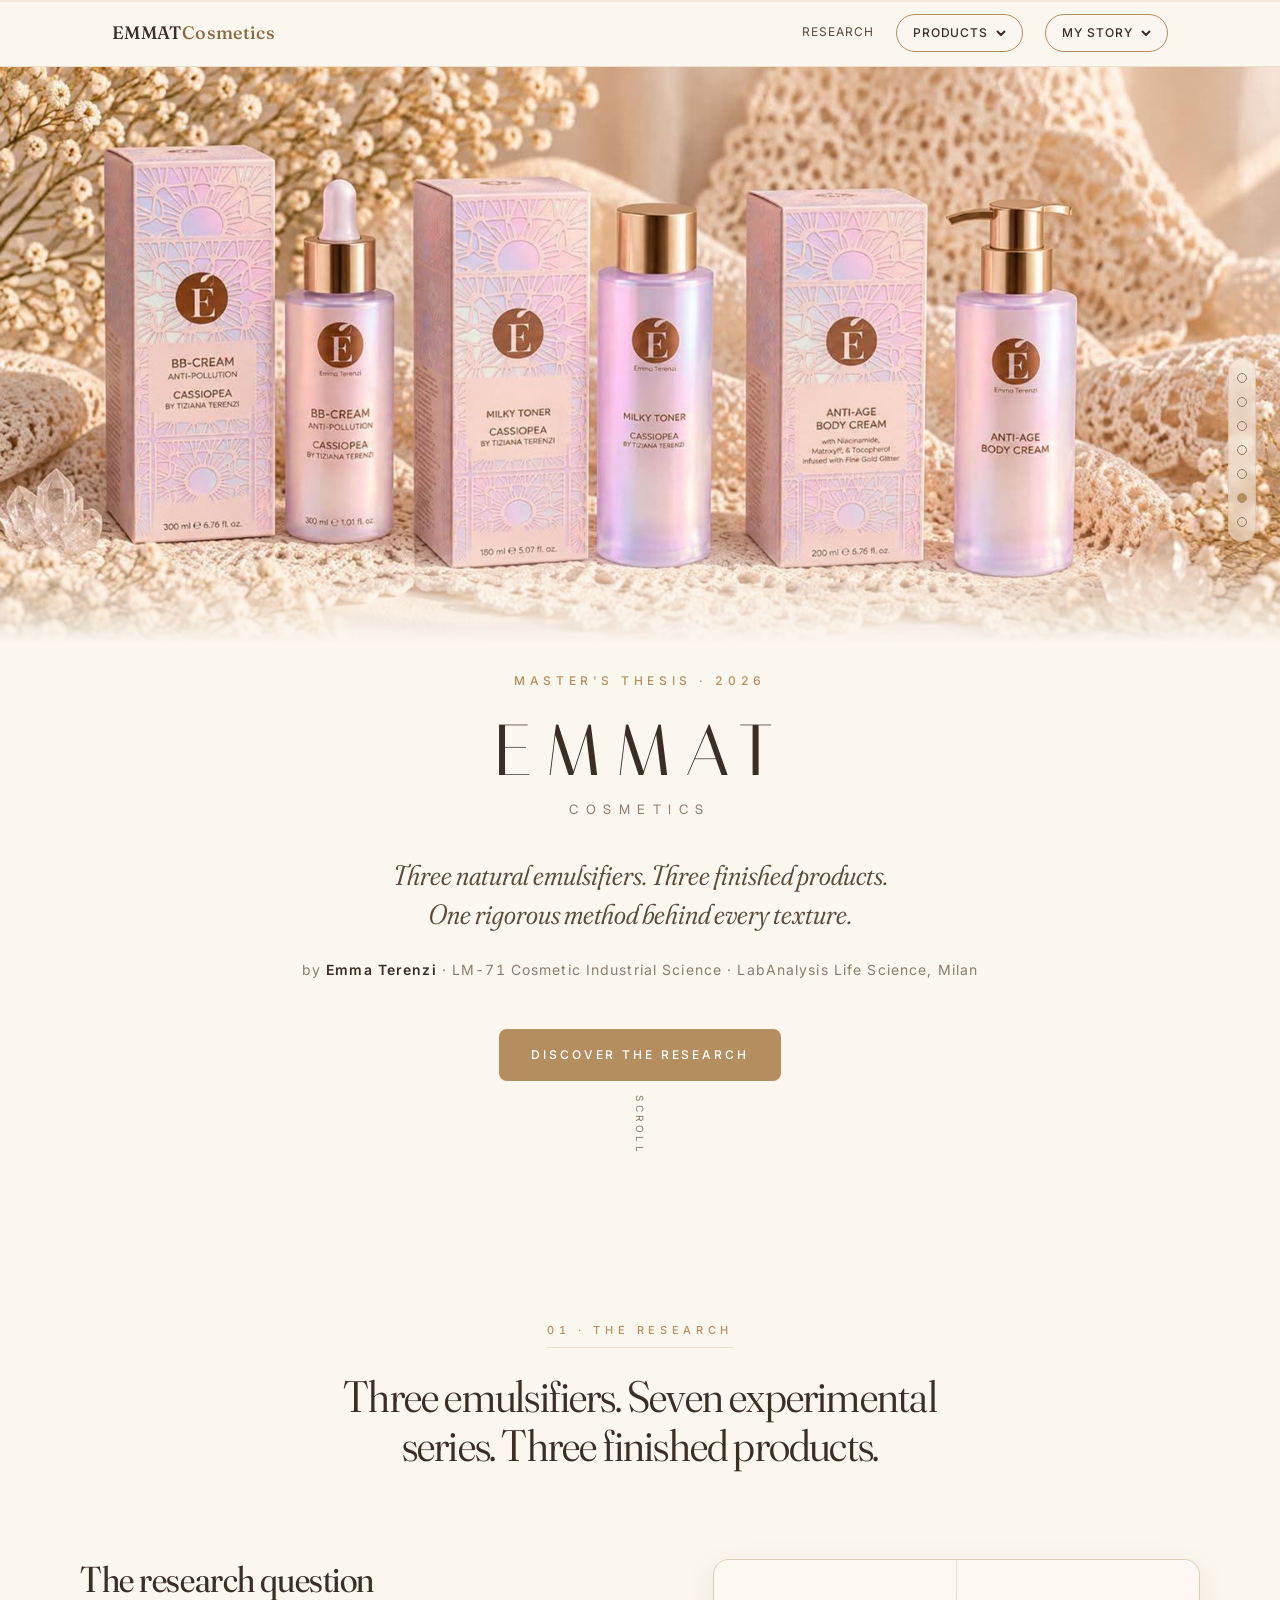
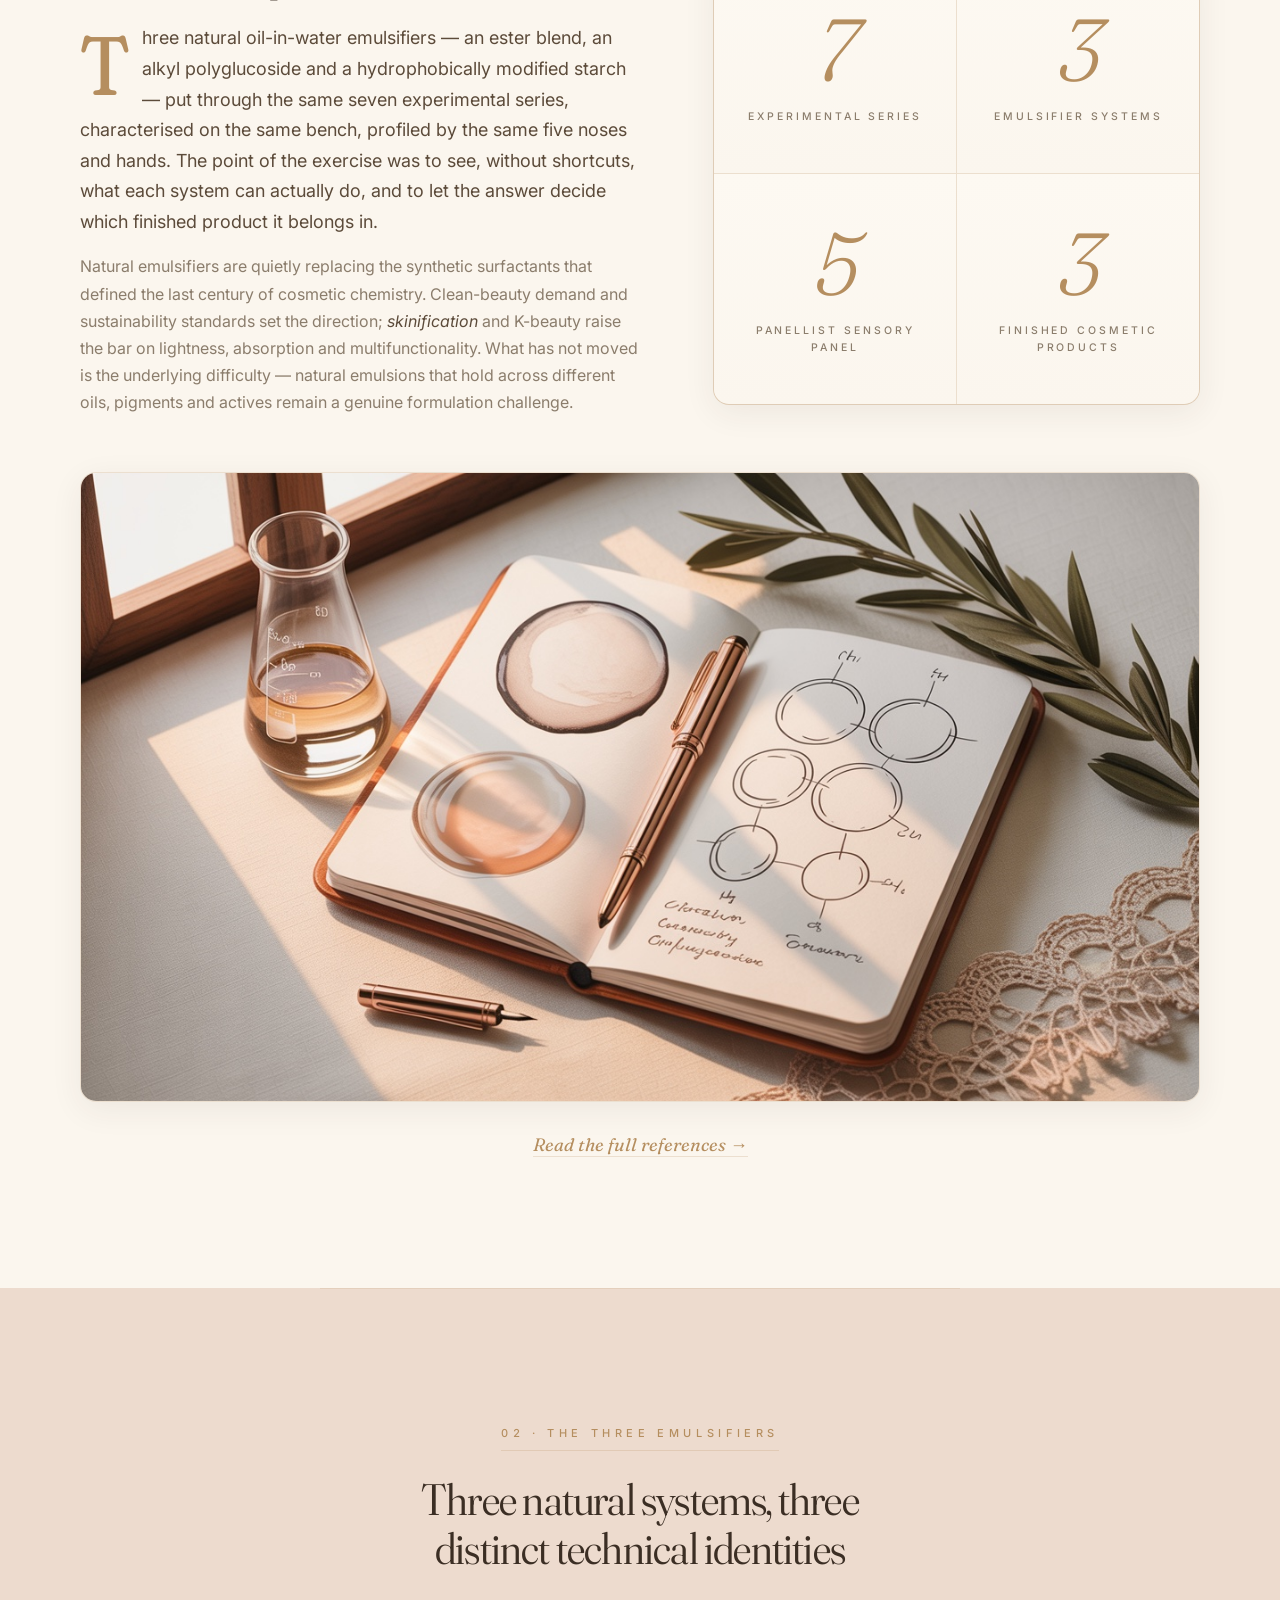
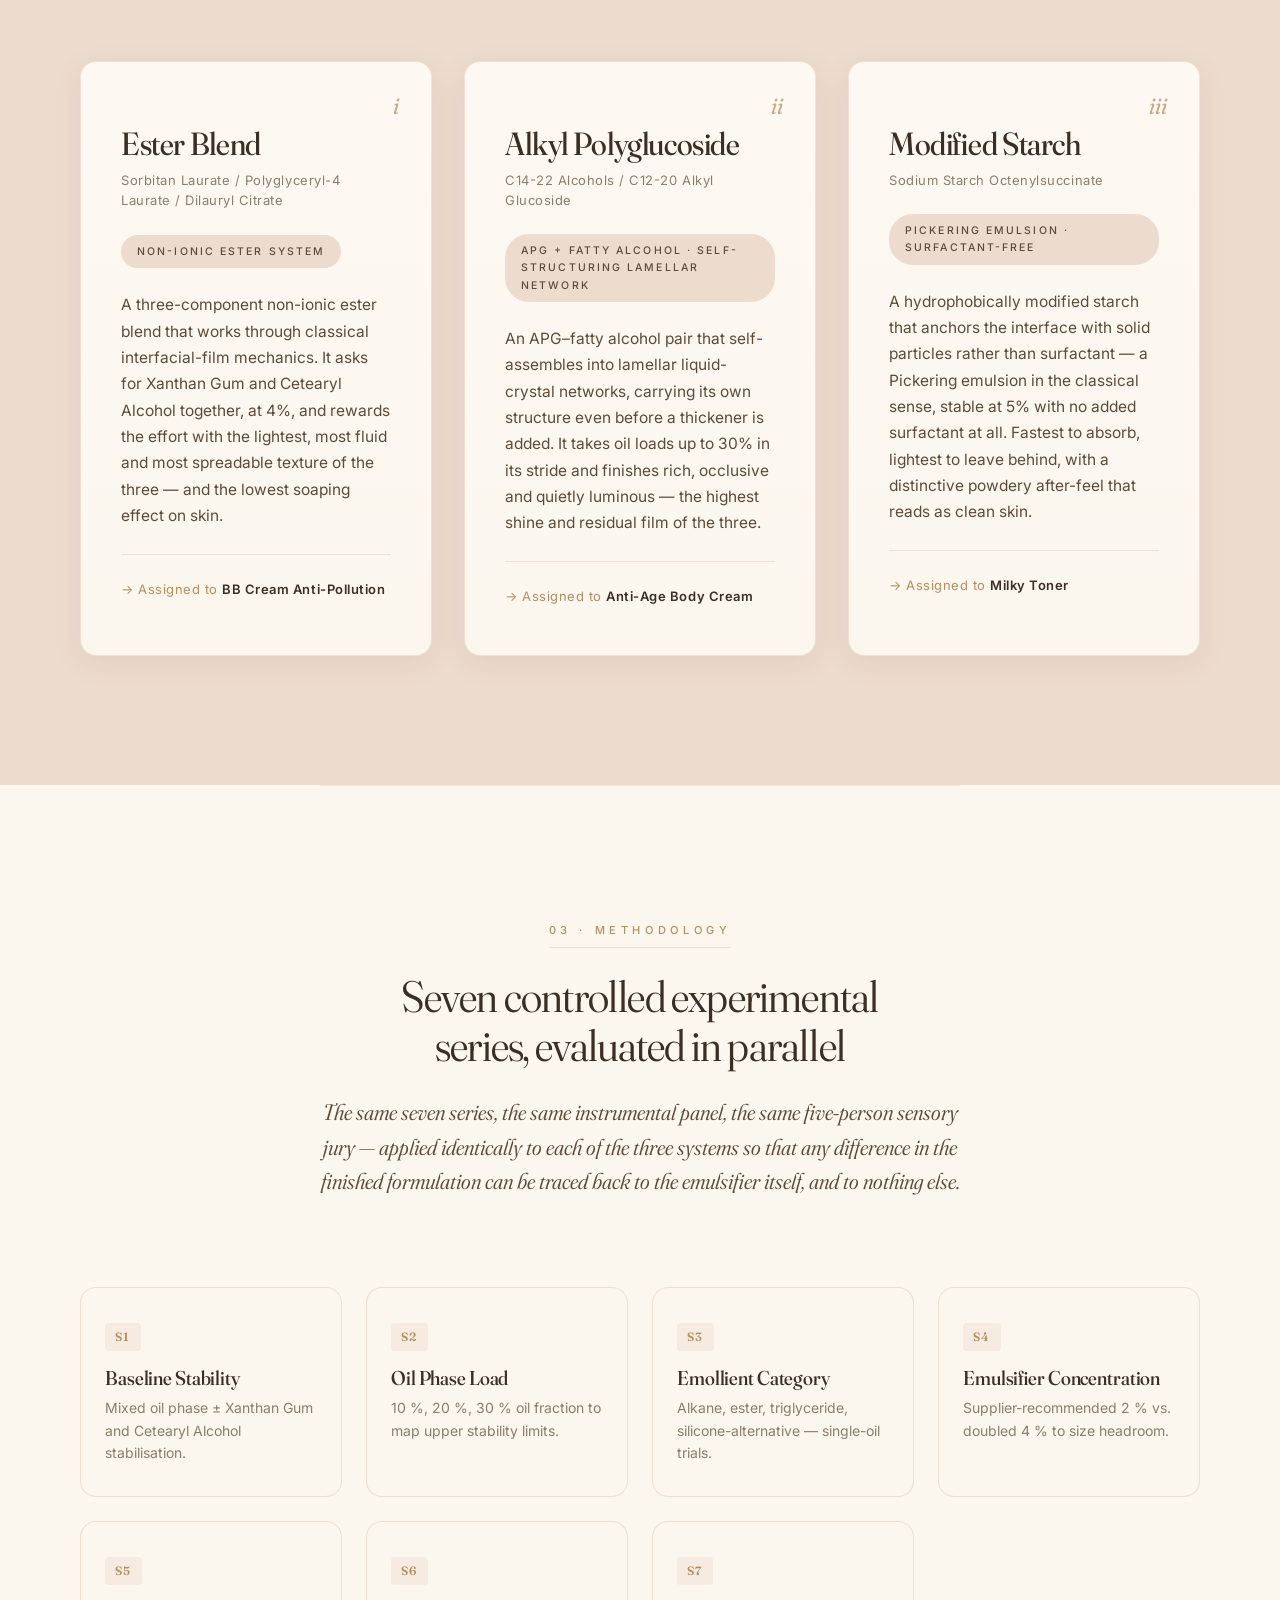
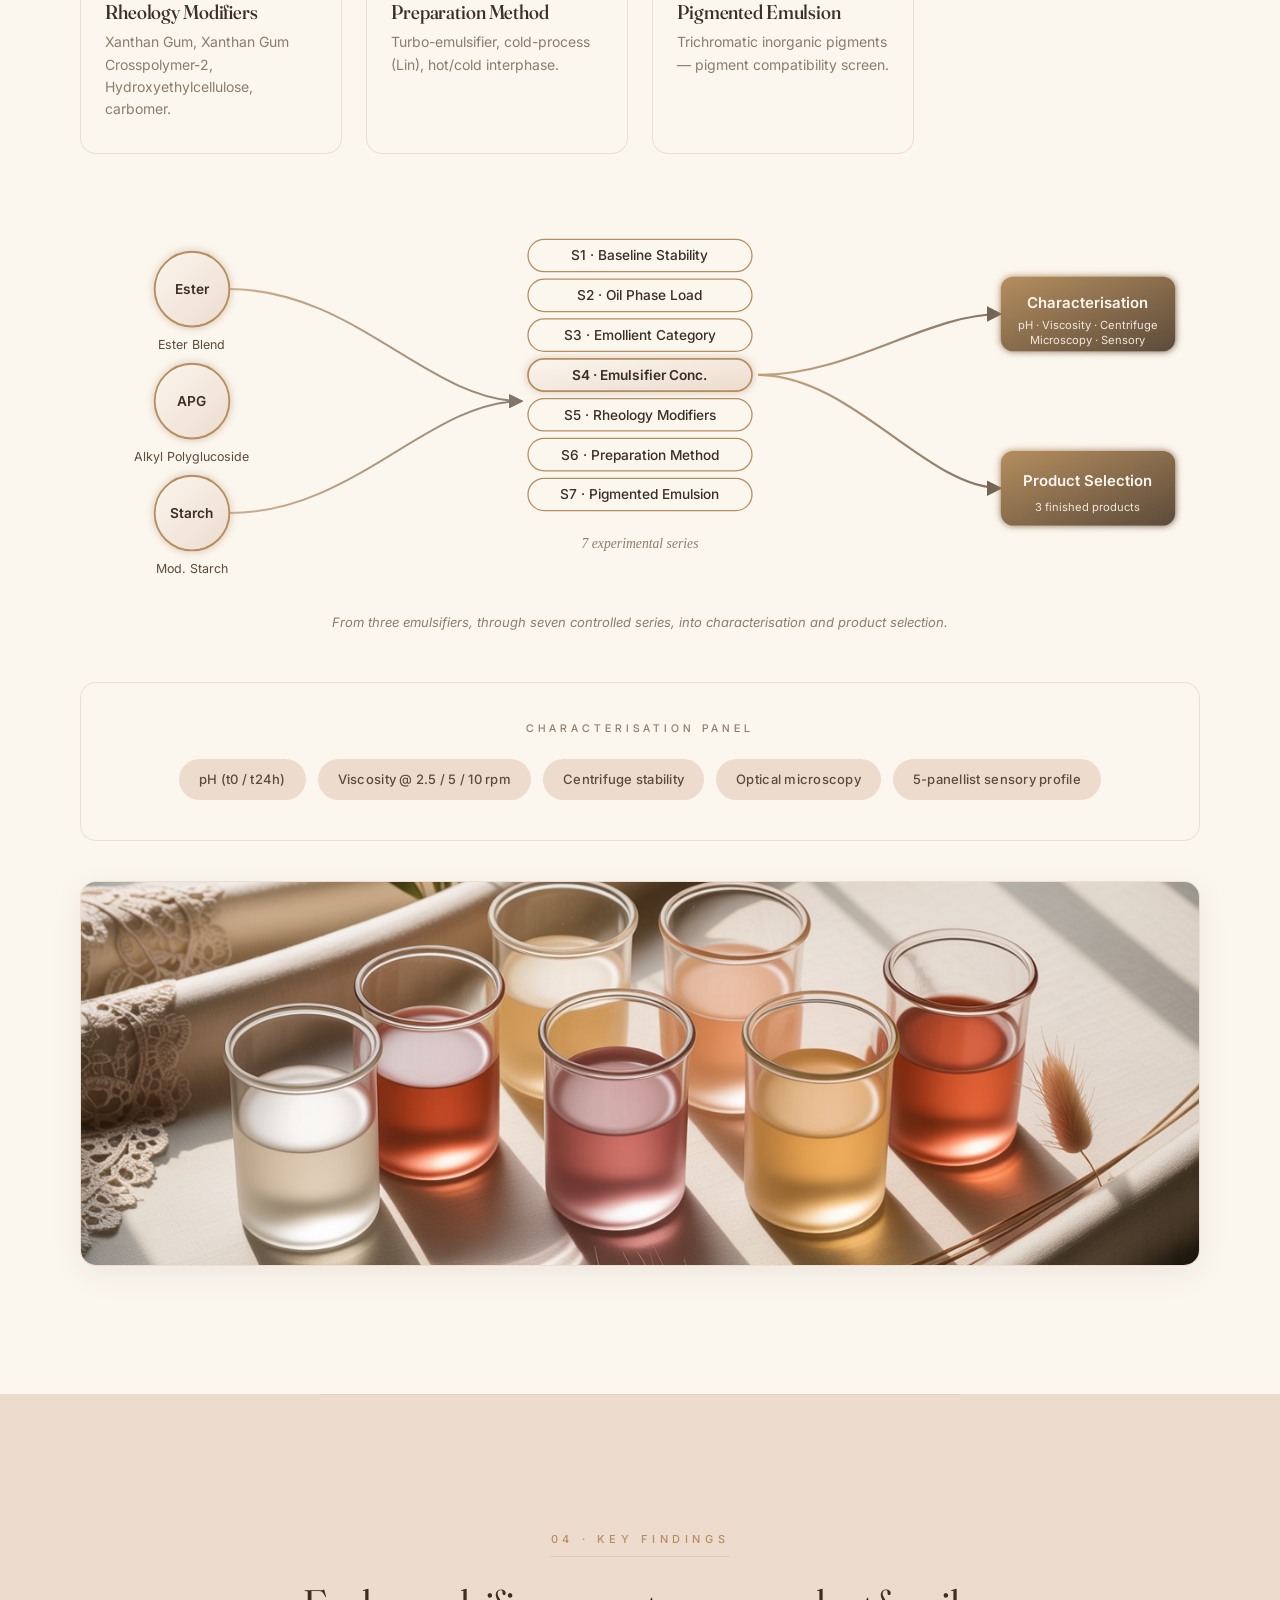
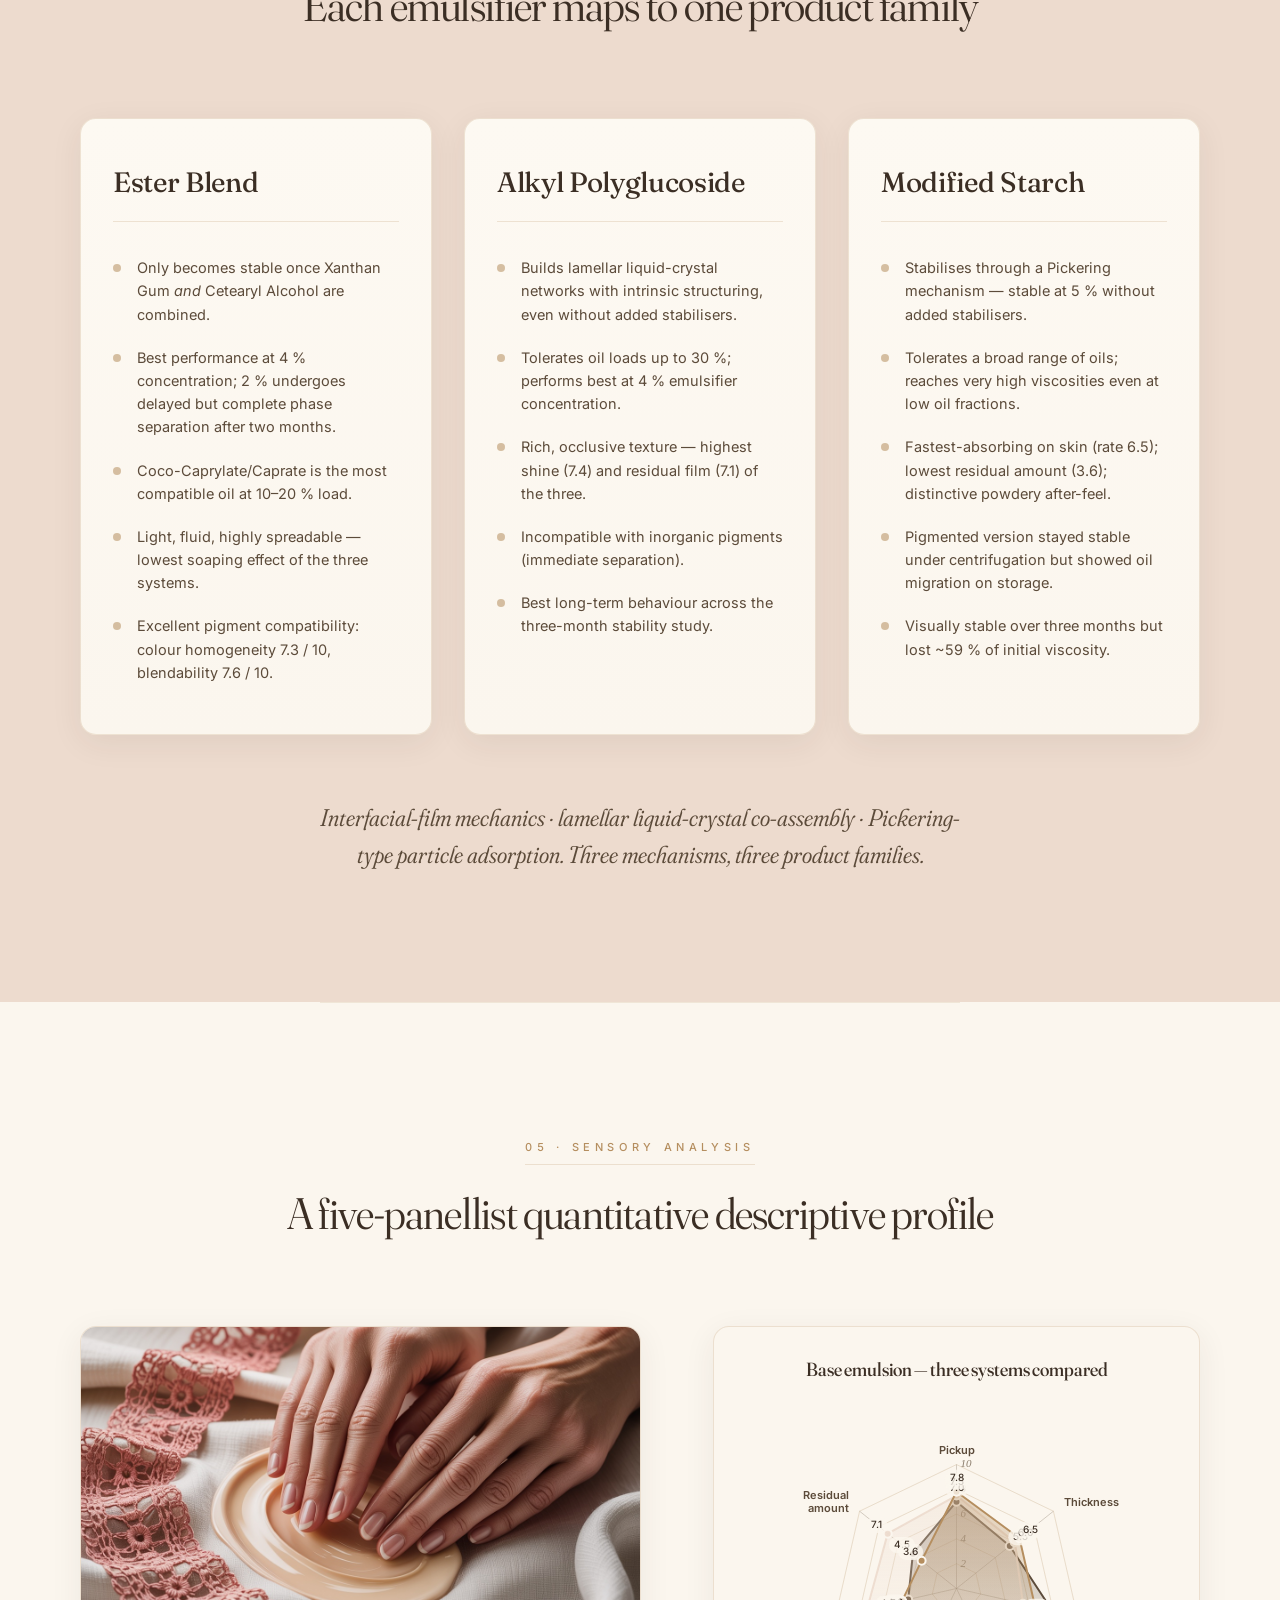
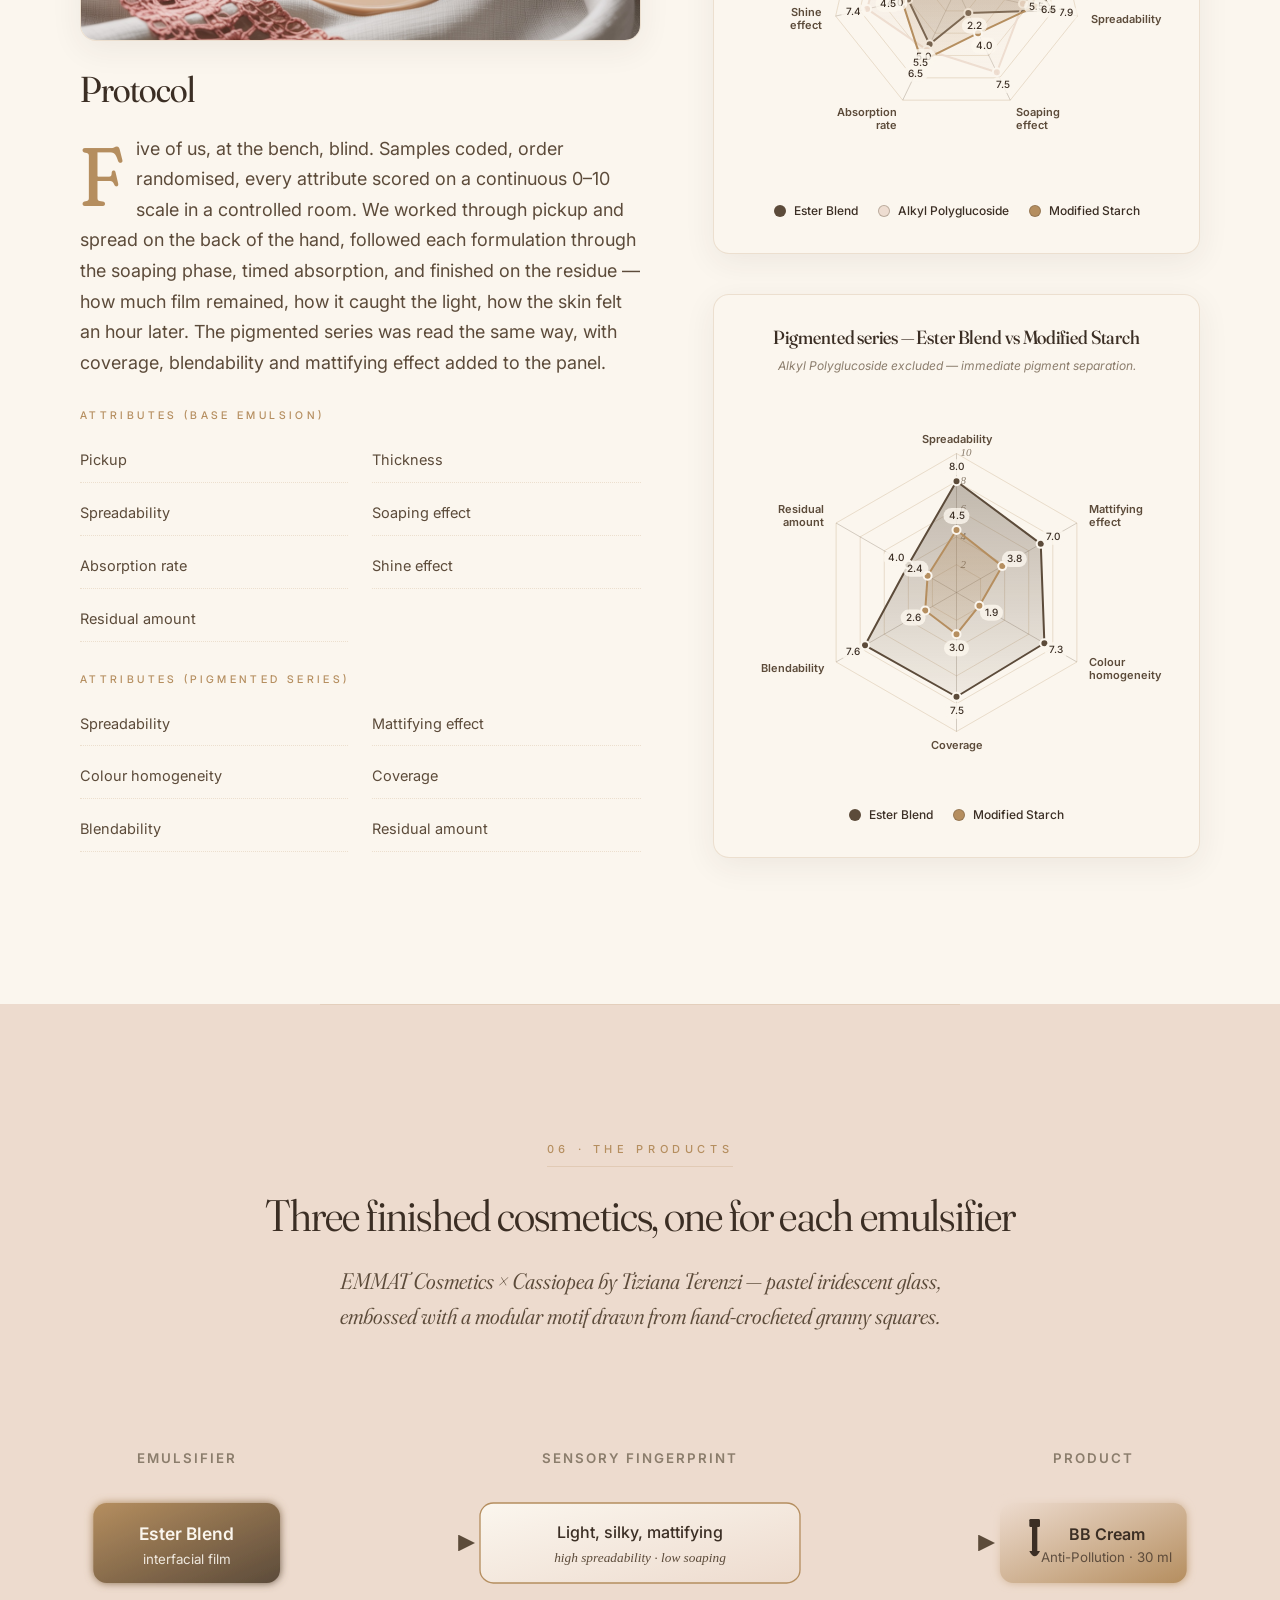
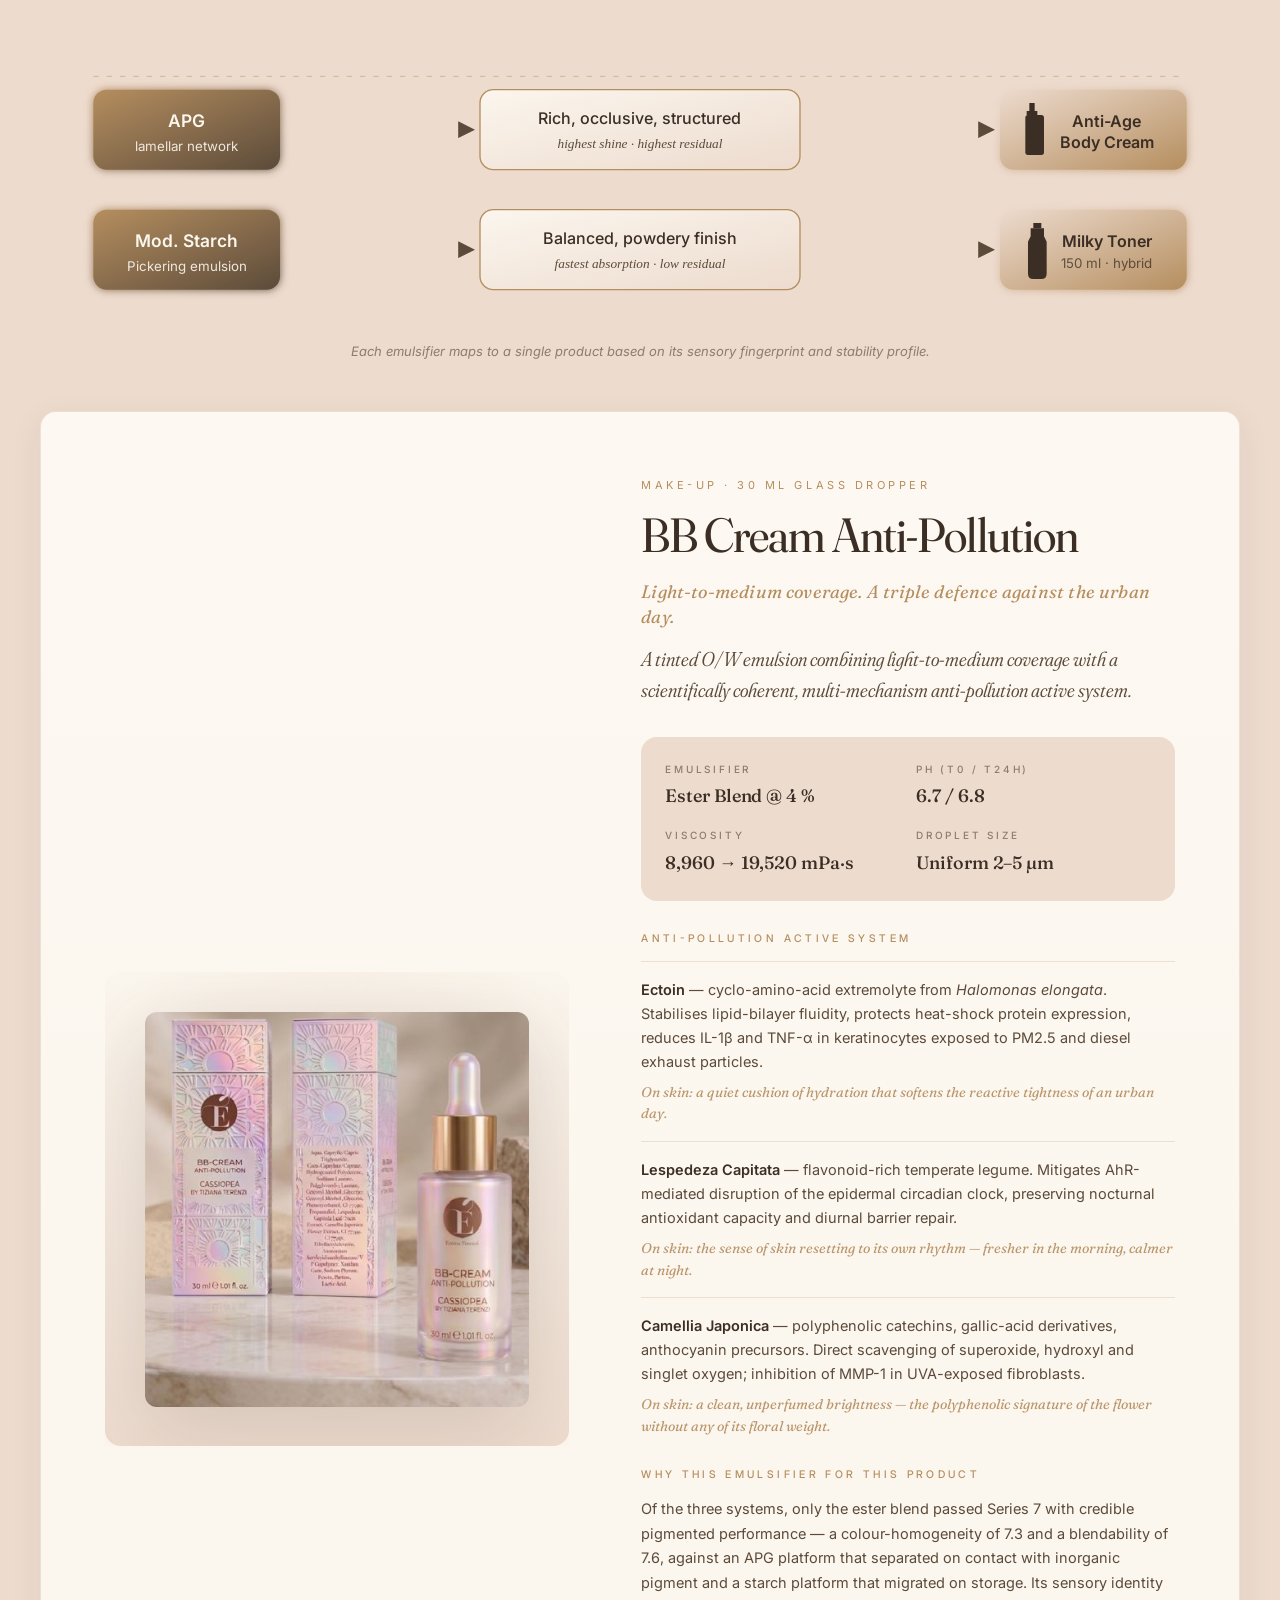
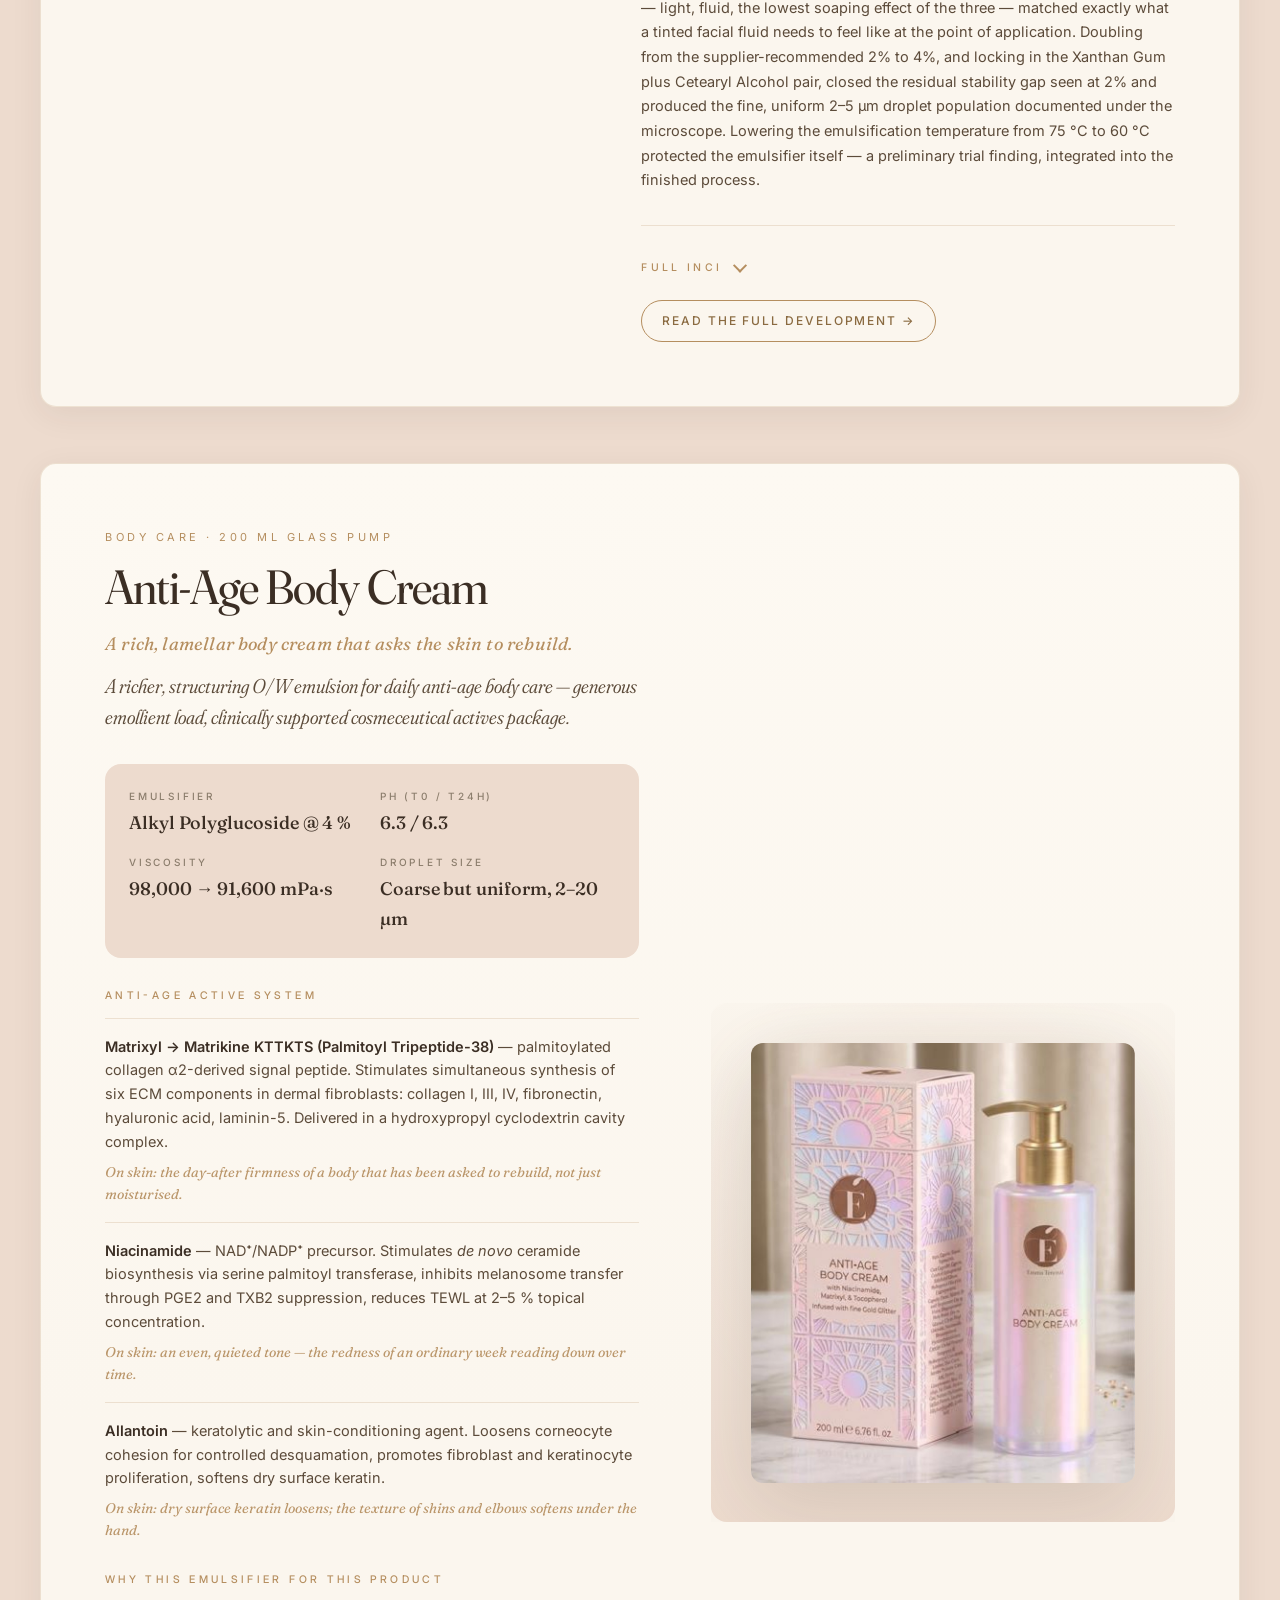
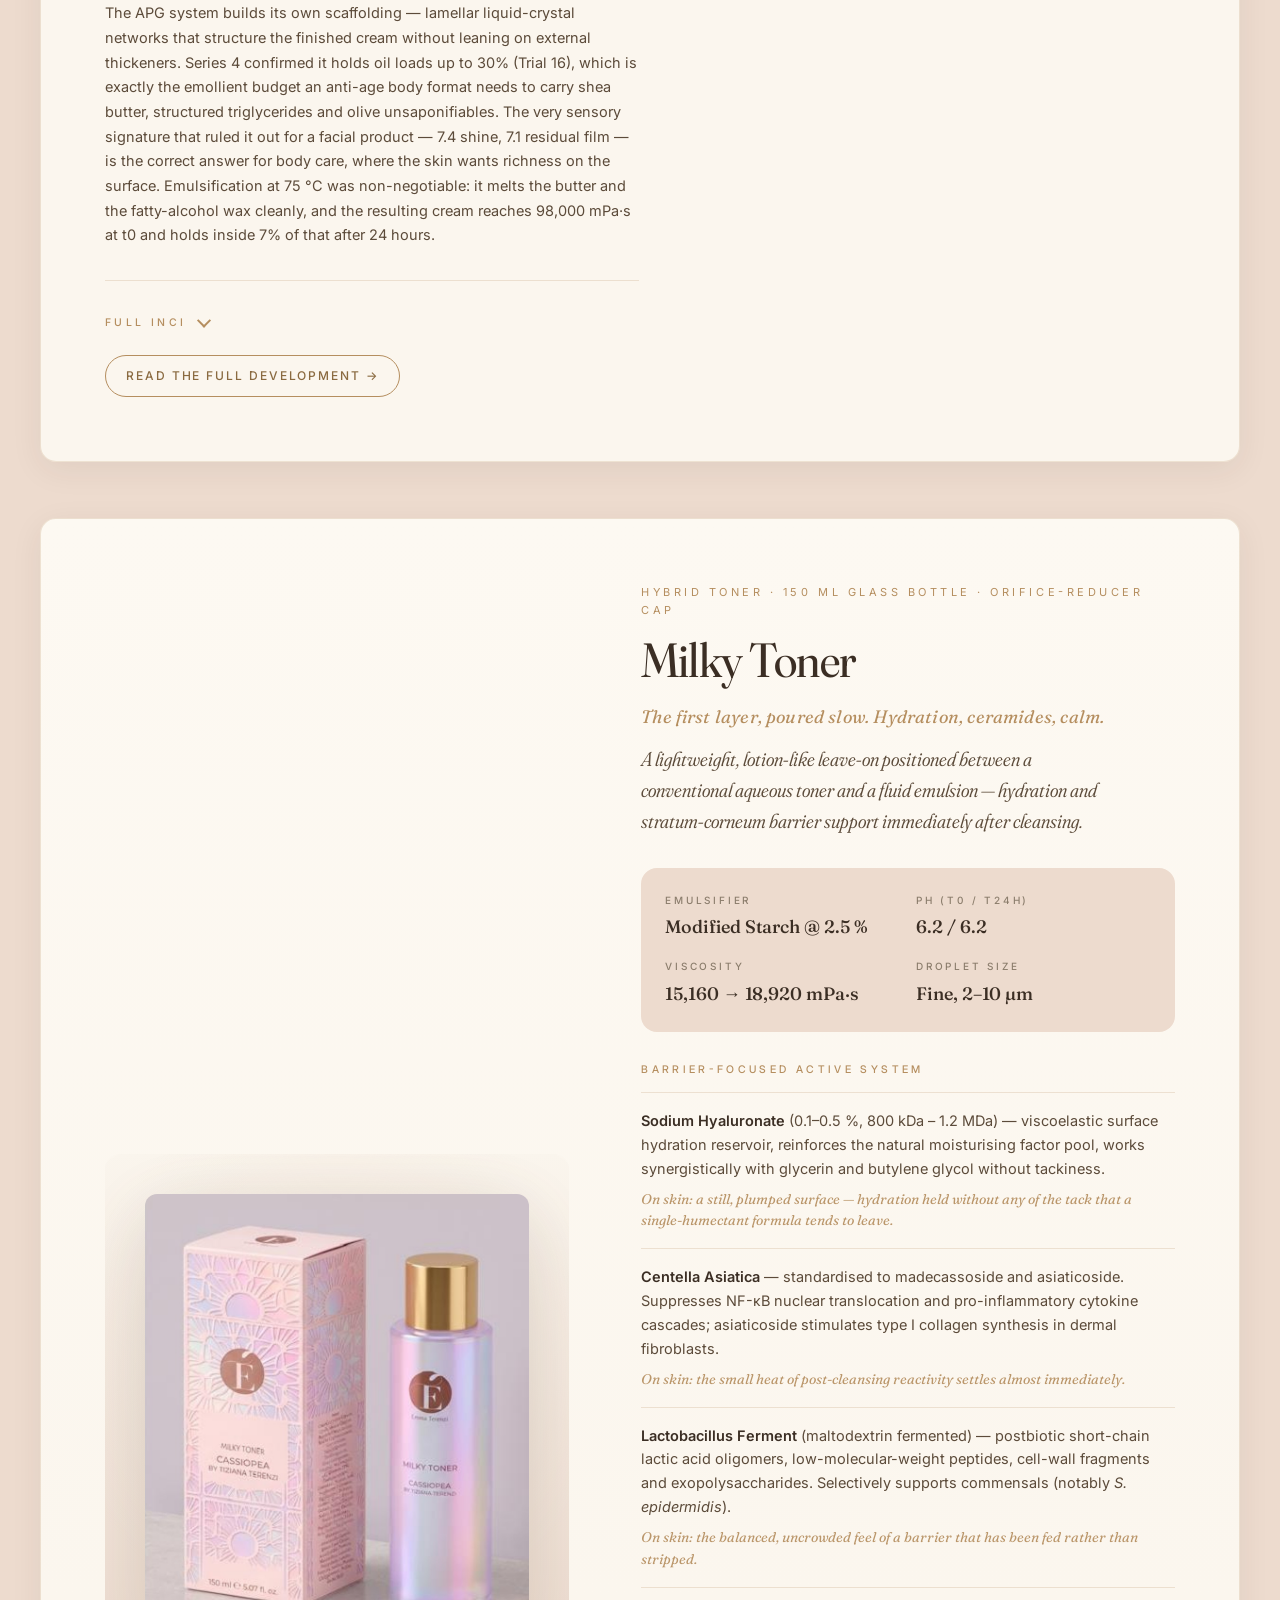
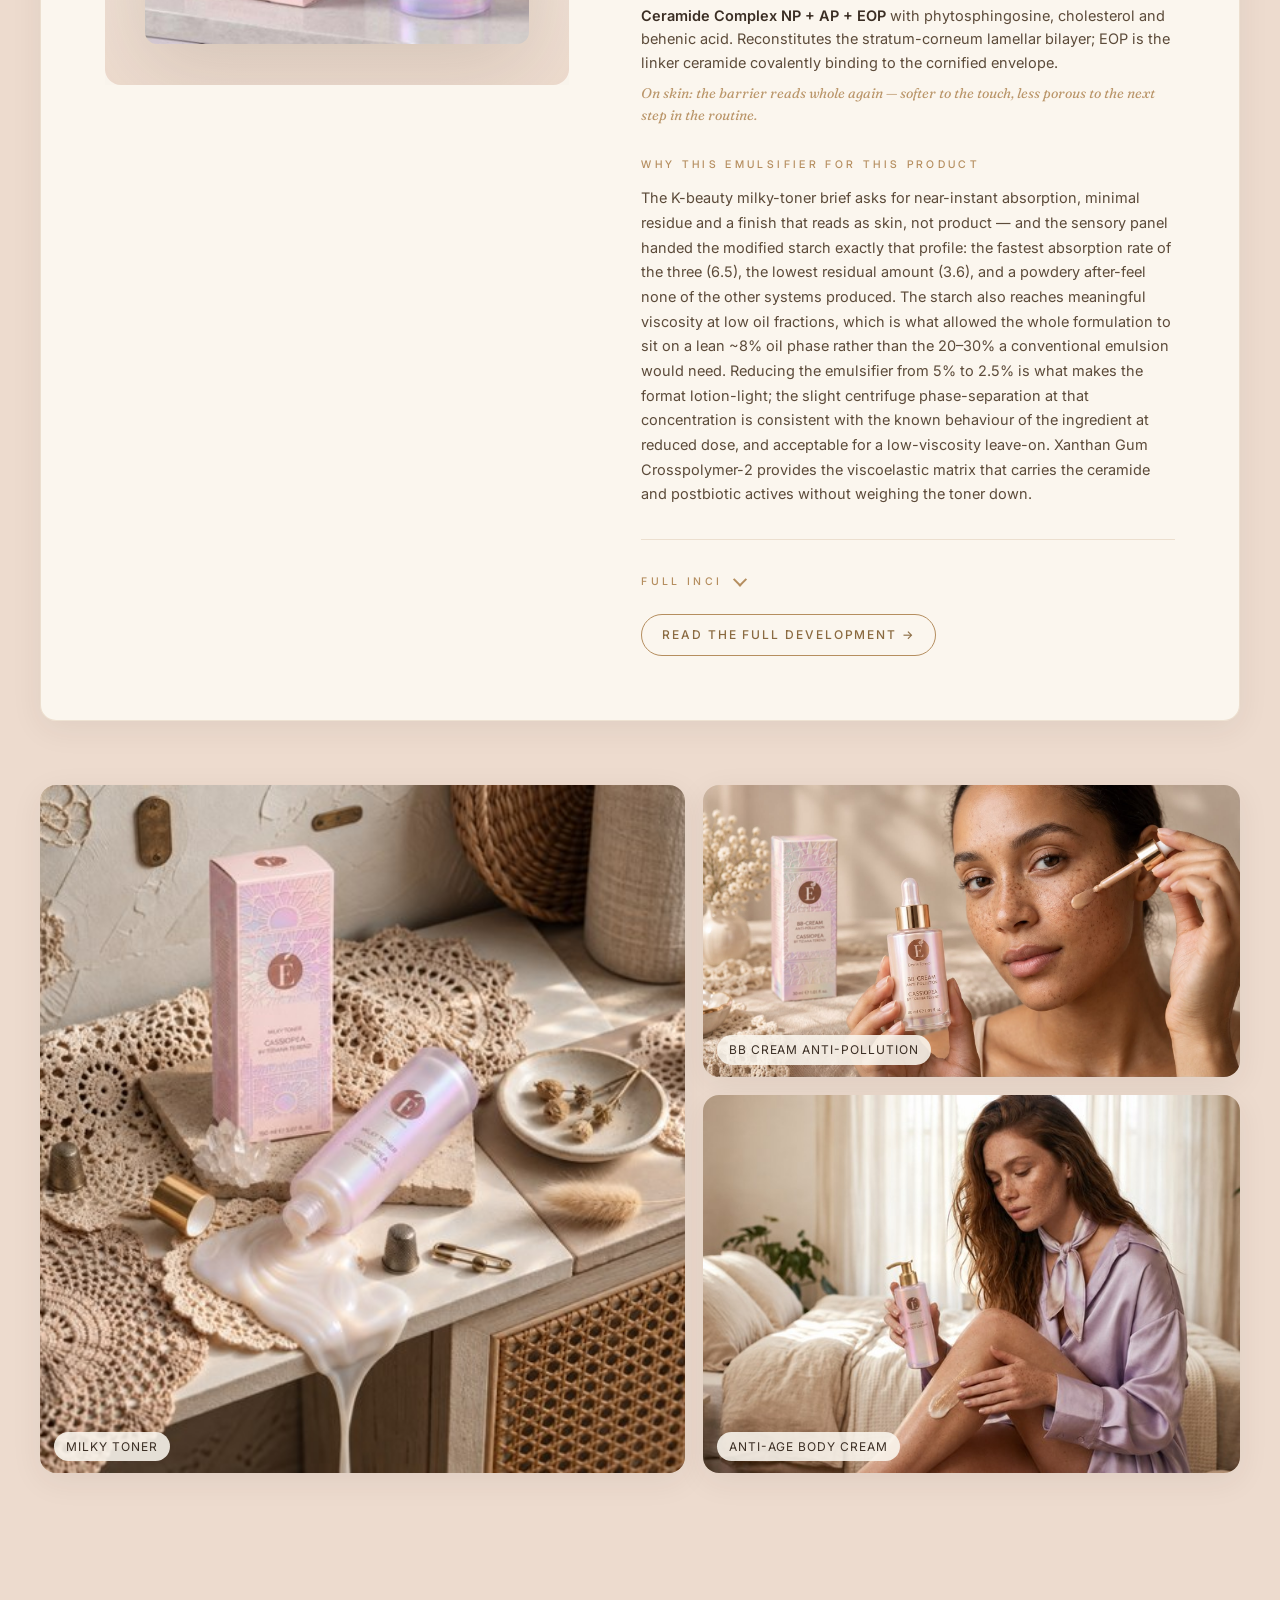
<file: index.html>
<!DOCTYPE html>
<html lang="en-GB">
<head>
<meta charset="UTF-8">
<meta name="viewport" content="width=device-width, initial-scale=1.0">
<title>EMMAT Cosmetics — A Systematic Comparative Study of Three Natural O/W Emulsifiers</title>
<meta name="description" content="Master's thesis by Emma Terenzi — LM-71 Cosmetic Industrial Science, LabAnalysis Life Science, Milan. A systematic comparative study of three natural O/W emulsifiers and their application in finished cosmetic products.">
<meta name="theme-color" content="#FBF6EE">
<link rel="preconnect" href="https://fonts.googleapis.com">
<link rel="preconnect" href="https://fonts.gstatic.com" crossorigin>
<link href="https://fonts.googleapis.com/css2?family=Fraunces:ital,opsz,wght,SOFT,WONK@0,9..144,300..700,0..100,0..1;1,9..144,300..700,0..100,0..1&family=Italiana&family=Inter:wght@300;400;500;600&display=swap" rel="stylesheet">
<link rel="stylesheet" href="styles.css">
<link rel="icon" href="data:image/svg+xml,%3Csvg xmlns='http://www.w3.org/2000/svg' viewBox='0 0 32 32'%3E%3Crect width='32' height='32' rx='6' fill='%23EDDBCE'/%3E%3Ctext x='16' y='23' text-anchor='middle' font-family='Georgia,serif' font-size='20' fill='%235C4B3A'%3EE%3C/text%3E%3C/svg%3E">
</head>
<body>

<!-- Scroll-progress bar (fills as reader scrolls) -->
<div class="scroll-progress" id="scrollProgress" aria-hidden="true"></div>

<!-- ══════════════ TOP NAVIGATION ══════════════ -->
<nav class="subnav" aria-label="Main">
  <div class="subnav-inner">
    <a href="index.html" class="subnav-brand" aria-label="EMMAT Cosmetics — home">EMMAT<span>Cosmetics</span></a>
    <div class="subnav-links">
      <a href="#research">Research</a>
      <div class="nav-dd">
        <button type="button" class="nav-dd-btn" aria-expanded="false" aria-haspopup="true" aria-controls="productsMenu">Products
          <svg viewBox="0 0 10 10" aria-hidden="true"><polyline points="1.5 3.5 5 7 8.5 3.5"></polyline></svg>
        </button>
        <ul class="nav-dd-menu" id="productsMenu">
          <li><a href="bb-cream.html">BB CREAM ANTI-POLLUTION</a></li>
          <li><a href="milky-toner.html">MILKY TONER</a></li>
          <li><a href="body-cream.html">ANTI-AGE BODY CREAM</a></li>
        </ul>
      </div>
      <div class="nav-dd">
        <button type="button" class="nav-dd-btn" aria-expanded="false" aria-haspopup="true" aria-controls="storyMenu">My Story
          <svg viewBox="0 0 10 10" aria-hidden="true"><polyline points="1.5 3.5 5 7 8.5 3.5"></polyline></svg>
        </button>
        <ul class="nav-dd-menu" id="storyMenu">
          <li><a href="story.html">My Story</a></li>
          <li><a href="acknowledgements.html">Acknowledgements</a></li>
        </ul>
      </div>
    </div>
  </div>
</nav>

<!-- Sticky section-nav dots (desktop) -->
<nav class="section-nav" id="sectionNav" aria-label="Section navigation">
  <a href="#research"    data-label="Research"     aria-label="Research"></a>
  <a href="#emulsifiers" data-label="Emulsifiers"  aria-label="Emulsifiers"></a>
  <a href="#methodology" data-label="Methodology"  aria-label="Methodology"></a>
  <a href="#findings"    data-label="Findings"     aria-label="Findings"></a>
  <a href="#sensory"     data-label="Sensory"      aria-label="Sensory"></a>
  <a href="#products"    data-label="Products"     aria-label="Products"></a>
  <a href="#conclusions" data-label="Conclusions"  aria-label="Conclusions"></a>
</nav>

<!-- Copy-link toast -->
<div class="toast" id="toast" role="status" aria-live="polite">Link copied</div>

<!-- Back-to-top -->
<button class="back-to-top" id="backToTop" type="button" aria-label="Back to top">
  <svg viewBox="0 0 24 24" aria-hidden="true"><polyline points="6 14 12 8 18 14"></polyline></svg>
</button>

<!-- ══════════════ HERO ══════════════ -->
<header class="hero">
  <div class="hero-bg" style="background-image:url('assets/img/thesis-hero-family.jpg')" role="img" aria-label="The three EMMAT products side by side with their pink embossed boxes"></div>
  <div class="hero-inner">
    <div class="hero-eyebrow">Master's Thesis · 2026</div>
    <h1 class="brand-mark">EMMAT<span>Cosmetics</span></h1>
    <p class="tagline">Three natural emulsifiers. Three finished products. One rigorous method behind every texture.</p>
    <p class="credit">by <strong>Emma Terenzi</strong> · LM-71 Cosmetic Industrial Science · LabAnalysis Life Science, Milan</p>
    <a href="#research" class="btn btn-primary">Discover the research</a>
  </div>
  <div class="hero-scroll" aria-hidden="true">Scroll</div>
</header>

<main>

<!-- ══════════════ THE RESEARCH ══════════════ -->
<section id="research" class="section section-cream">
  <div class="container">
    <div class="section-header centered">
      <span class="eyebrow">01 · The Research</span>
      <h2>Three emulsifiers. Seven experimental series. Three finished products.</h2>
    </div>
    <div class="grid-2">
      <div class="prose">
        <h3>The research question</h3>
        <p>Three natural oil-in-water emulsifiers — an ester blend, an alkyl polyglucoside and a hydrophobically modified starch — put through the same seven experimental series, characterised on the same bench, profiled by the same five noses and hands. The point of the exercise was to see, without shortcuts, what each system can actually do, and to let the answer decide which finished product it belongs in.</p>
        <p class="muted">Natural emulsifiers are quietly replacing the synthetic surfactants that defined the last century of cosmetic chemistry. Clean-beauty demand and sustainability standards set the direction; <em>skinification</em> and K-beauty raise the bar on lightness, absorption and multifunctionality. What has not moved is the underlying difficulty — natural emulsions that hold across different oils, pigments and actives remain a genuine formulation challenge.</p>
      </div>
      <div class="stat-strip">
        <div class="stat"><span class="stat-num">7</span><span class="stat-label">experimental series</span></div>
        <div class="stat"><span class="stat-num">3</span><span class="stat-label">emulsifier systems</span></div>
        <div class="stat"><span class="stat-num">5</span><span class="stat-label">panellist sensory panel</span></div>
        <div class="stat"><span class="stat-num">3</span><span class="stat-label">finished cosmetic products</span></div>
      </div>
    </div>
    <figure class="section-figure section-figure-wide">
      <img src="assets/img/thesis-research.jpg" alt="Notebook with hand-drawn emulsion diagrams, a fountain pen and a small beaker with an emulsion swatch on cream linen" loading="lazy">
    </figure>
    <p class="refs-link"><a href="references.html">Read the full references →</a></p>
  </div>
</section>

<!-- ══════════════ THE THREE EMULSIFIERS ══════════════ -->
<section id="emulsifiers" class="section section-rose">
  <div class="container">
    <div class="section-header centered">
      <span class="eyebrow">02 · The Three Emulsifiers</span>
      <h2>Three natural systems, three distinct technical identities</h2>
    </div>
    <div class="grid-3 cards-emulsifier">

      <article class="card card-emulsifier">
        <div class="card-num">i</div>
        <h3>Ester Blend</h3>
        <p class="ing-name">Sorbitan Laurate / Polyglyceryl-4 Laurate / Dilauryl Citrate</p>
        <div class="chip">Non-ionic ester system</div>
        <p class="card-body">A three-component non-ionic ester blend that works through classical interfacial-film mechanics. It asks for Xanthan Gum and Cetearyl Alcohol together, at 4%, and rewards the effort with the lightest, most fluid and most spreadable texture of the three — and the lowest soaping effect on skin.</p>
        <p class="card-tag"><a class="card-tag-link" href="bb-cream.html">→ Assigned to <strong>BB Cream Anti-Pollution</strong></a></p>
      </article>

      <article class="card card-emulsifier">
        <div class="card-num">ii</div>
        <h3>Alkyl Polyglucoside</h3>
        <p class="ing-name">C14-22 Alcohols / C12-20 Alkyl Glucoside</p>
        <div class="chip">APG + fatty alcohol · self-structuring lamellar network</div>
        <p class="card-body">An APG–fatty alcohol pair that self-assembles into lamellar liquid-crystal networks, carrying its own structure even before a thickener is added. It takes oil loads up to 30% in its stride and finishes rich, occlusive and quietly luminous — the highest shine and residual film of the three.</p>
        <p class="card-tag"><a class="card-tag-link" href="body-cream.html">→ Assigned to <strong>Anti-Age Body Cream</strong></a></p>
      </article>

      <article class="card card-emulsifier">
        <div class="card-num">iii</div>
        <h3>Modified Starch</h3>
        <p class="ing-name">Sodium Starch Octenylsuccinate</p>
        <div class="chip">Pickering emulsion · surfactant-free</div>
        <p class="card-body">A hydrophobically modified starch that anchors the interface with solid particles rather than surfactant — a Pickering emulsion in the classical sense, stable at 5% with no added surfactant at all. Fastest to absorb, lightest to leave behind, with a distinctive powdery after-feel that reads as clean skin.</p>
        <p class="card-tag"><a class="card-tag-link" href="milky-toner.html">→ Assigned to <strong>Milky Toner</strong></a></p>
      </article>

    </div>
  </div>
</section>

<!-- ══════════════ METHODOLOGY ══════════════ -->
<section id="methodology" class="section section-cream">
  <div class="container">
    <div class="section-header centered">
      <span class="eyebrow">03 · Methodology</span>
      <h2>Seven controlled experimental series, evaluated in parallel</h2>
      <p class="section-lede">The same seven series, the same instrumental panel, the same five-person sensory jury — applied identically to each of the three systems so that any difference in the finished formulation can be traced back to the emulsifier itself, and to nothing else.</p>
    </div>

    <div class="grid-methods">
      <div class="method"><span class="s-num">S1</span><h4>Baseline Stability</h4><p>Mixed oil phase ± Xanthan Gum and Cetearyl Alcohol stabilisation.</p></div>
      <div class="method"><span class="s-num">S2</span><h4>Oil Phase Load</h4><p>10 %, 20 %, 30 % oil fraction to map upper stability limits.</p></div>
      <div class="method"><span class="s-num">S3</span><h4>Emollient Category</h4><p>Alkane, ester, triglyceride, silicone-alternative — single-oil trials.</p></div>
      <div class="method"><span class="s-num">S4</span><h4>Emulsifier Concentration</h4><p>Supplier-recommended 2 % vs. doubled 4 % to size headroom.</p></div>
      <div class="method"><span class="s-num">S5</span><h4>Rheology Modifiers</h4><p>Xanthan Gum, Xanthan Gum Crosspolymer-2, Hydroxyethylcellulose, carbomer.</p></div>
      <div class="method"><span class="s-num">S6</span><h4>Preparation Method</h4><p>Turbo-emulsifier, cold-process (Lin), hot/cold interphase.</p></div>
      <div class="method"><span class="s-num">S7</span><h4>Pigmented Emulsion</h4><p>Trichromatic inorganic pigments — pigment compatibility screen.</p></div>
    </div>

    <figure class="method-flow">
      <svg viewBox="0 0 900 320" preserveAspectRatio="xMidYMid meet" role="img" aria-label="Methodology flow: three emulsifier systems feed the seven experimental series, which then split into characterisation and product selection" xmlns="http://www.w3.org/2000/svg">
        <defs>
          <linearGradient id="em-grad-primary" x1="0%" y1="0%" x2="100%" y2="100%">
            <stop offset="0%" stop-color="#FBF6EE"/>
            <stop offset="100%" stop-color="#EDDBCE"/>
          </linearGradient>
          <linearGradient id="em-grad-gold" x1="0%" y1="0%" x2="100%" y2="100%">
            <stop offset="0%" stop-color="#B58E5F"/>
            <stop offset="100%" stop-color="#5C4B3A"/>
          </linearGradient>
          <linearGradient id="em-grad-stroke" x1="0%" y1="0%" x2="100%" y2="0%">
            <stop offset="0%" stop-color="#B58E5F" stop-opacity="0.9"/>
            <stop offset="100%" stop-color="#5C4B3A" stop-opacity="0.9"/>
          </linearGradient>
          <filter id="em-glow" x="-40%" y="-40%" width="180%" height="180%">
            <feGaussianBlur stdDeviation="3" result="blur"/>
            <feMerge>
              <feMergeNode in="blur"/>
              <feMergeNode in="SourceGraphic"/>
            </feMerge>
          </filter>
          <marker id="em-arrow" viewBox="0 0 10 10" refX="9" refY="5" markerWidth="7" markerHeight="7" orient="auto-start-reverse">
            <path d="M0,0 L10,5 L0,10 z" fill="#5C4B3A"/>
          </marker>
        </defs>

        <g font-family="Inter, sans-serif" fill="#3B2E24">
          <circle cx="90" cy="70"  r="30" fill="url(#em-grad-primary)" stroke="#B58E5F" stroke-width="1.5" filter="url(#em-glow)"/>
          <text x="90" y="74" text-anchor="middle" font-size="11" font-weight="600">Ester</text>
          <text x="90" y="118" text-anchor="middle" font-size="10" fill="#5C4B3A">Ester Blend</text>

          <circle cx="90" cy="160" r="30" fill="url(#em-grad-primary)" stroke="#B58E5F" stroke-width="1.5" filter="url(#em-glow)"/>
          <text x="90" y="164" text-anchor="middle" font-size="11" font-weight="600">APG</text>
          <text x="90" y="208" text-anchor="middle" font-size="10" fill="#5C4B3A">Alkyl Polyglucoside</text>

          <circle cx="90" cy="250" r="30" fill="url(#em-grad-primary)" stroke="#B58E5F" stroke-width="1.5" filter="url(#em-glow)"/>
          <text x="90" y="254" text-anchor="middle" font-size="11" font-weight="600">Starch</text>
          <text x="90" y="298" text-anchor="middle" font-size="10" fill="#5C4B3A">Mod. Starch</text>
        </g>

        <g fill="none" stroke="url(#em-grad-stroke)" stroke-width="1.6" opacity="0.75" marker-end="url(#em-arrow)">
          <path d="M120,70  C220,70  280,160 355,160"/>
          <path d="M120,160 C220,160 300,160 355,160"/>
          <path d="M120,250 C220,250 280,160 355,160"/>
        </g>

        <g font-family="Inter, sans-serif" fill="#3B2E24">
          <rect x="360" y="30"  width="180" height="26" rx="13" fill="#FBF6EE" stroke="#B58E5F" stroke-width="1"/>
          <text x="450" y="47" text-anchor="middle" font-size="11" font-weight="500">S1 · Baseline Stability</text>

          <rect x="360" y="62"  width="180" height="26" rx="13" fill="#FBF6EE" stroke="#B58E5F" stroke-width="1"/>
          <text x="450" y="79" text-anchor="middle" font-size="11" font-weight="500">S2 · Oil Phase Load</text>

          <rect x="360" y="94"  width="180" height="26" rx="13" fill="#FBF6EE" stroke="#B58E5F" stroke-width="1"/>
          <text x="450" y="111" text-anchor="middle" font-size="11" font-weight="500">S3 · Emollient Category</text>

          <rect x="360" y="126" width="180" height="26" rx="13" fill="url(#em-grad-primary)" stroke="#B58E5F" stroke-width="1.4" filter="url(#em-glow)"/>
          <text x="450" y="143" text-anchor="middle" font-size="11" font-weight="600">S4 · Emulsifier Conc.</text>

          <rect x="360" y="158" width="180" height="26" rx="13" fill="#FBF6EE" stroke="#B58E5F" stroke-width="1"/>
          <text x="450" y="175" text-anchor="middle" font-size="11" font-weight="500">S5 · Rheology Modifiers</text>

          <rect x="360" y="190" width="180" height="26" rx="13" fill="#FBF6EE" stroke="#B58E5F" stroke-width="1"/>
          <text x="450" y="207" text-anchor="middle" font-size="11" font-weight="500">S6 · Preparation Method</text>

          <rect x="360" y="222" width="180" height="26" rx="13" fill="#FBF6EE" stroke="#B58E5F" stroke-width="1"/>
          <text x="450" y="239" text-anchor="middle" font-size="11" font-weight="500">S7 · Pigmented Emulsion</text>

          <text x="450" y="278" text-anchor="middle" font-size="11" font-style="italic" fill="#8B7D6C" font-family="Cormorant Garamond, Georgia, serif">7 experimental series</text>
        </g>

        <g fill="none" stroke="url(#em-grad-stroke)" stroke-width="1.8" opacity="0.85" marker-end="url(#em-arrow)">
          <path d="M545,139 C620,139 680,90 740,90"/>
          <path d="M545,139 C620,139 680,230 740,230"/>
        </g>

        <g font-family="Inter, sans-serif">
          <rect x="740" y="60"  width="140" height="60" rx="10" fill="url(#em-grad-gold)" filter="url(#em-glow)"/>
          <text x="810" y="85"  text-anchor="middle" font-size="12" font-weight="600" fill="#FBF6EE">Characterisation</text>
          <text x="810" y="102" text-anchor="middle" font-size="9"  fill="#FBF6EE" opacity="0.9">pH · Viscosity · Centrifuge</text>
          <text x="810" y="114" text-anchor="middle" font-size="9"  fill="#FBF6EE" opacity="0.9">Microscopy · Sensory</text>

          <rect x="740" y="200" width="140" height="60" rx="10" fill="url(#em-grad-gold)" filter="url(#em-glow)"/>
          <text x="810" y="228" text-anchor="middle" font-size="12" font-weight="600" fill="#FBF6EE">Product Selection</text>
          <text x="810" y="248" text-anchor="middle" font-size="9"  fill="#FBF6EE" opacity="0.9">3 finished products</text>
        </g>
      </svg>
      <figcaption class="figure-caption">From three emulsifiers, through seven controlled series, into characterisation and product selection.</figcaption>
    </figure>

    <div class="charac-panel">
      <h4>Characterisation panel</h4>
      <div class="charac-tags">
        <span>pH (t0 / t24h)</span>
        <span>Viscosity @ 2.5 / 5 / 10 rpm</span>
        <span>Centrifuge stability</span>
        <span>Optical microscopy</span>
        <span>5-panellist sensory profile</span>
      </div>
    </div>

    <figure class="section-figure section-figure-strip">
      <img src="assets/img/thesis-methodology.jpg" alt="Seven small identical frosted-glass beakers arranged in a curve on cream linen, each holding a slightly different creamy emulsion" loading="lazy">
    </figure>
  </div>
</section>

<!-- ══════════════ KEY FINDINGS ══════════════ -->
<section id="findings" class="section section-rose">
  <div class="container">
    <div class="section-header centered">
      <span class="eyebrow">04 · Key Findings</span>
      <h2>Each emulsifier maps to one product family</h2>
    </div>

    <div class="grid-3 cards-findings">
      <article class="card card-finding">
        <div class="finding-head">Ester Blend</div>
        <ul>
          <li>Only becomes stable once Xanthan Gum <em>and</em> Cetearyl Alcohol are combined.</li>
          <li>Best performance at 4 % concentration; 2 % undergoes delayed but complete phase separation after two months.</li>
          <li>Coco-Caprylate/Caprate is the most compatible oil at 10–20 % load.</li>
          <li>Light, fluid, highly spreadable — lowest soaping effect of the three systems.</li>
          <li>Excellent pigment compatibility: colour homogeneity 7.3 / 10, blendability 7.6 / 10.</li>
        </ul>
      </article>

      <article class="card card-finding">
        <div class="finding-head">Alkyl Polyglucoside</div>
        <ul>
          <li>Builds lamellar liquid-crystal networks with intrinsic structuring, even without added stabilisers.</li>
          <li>Tolerates oil loads up to 30 %; performs best at 4 % emulsifier concentration.</li>
          <li>Rich, occlusive texture — highest shine (7.4) and residual film (7.1) of the three.</li>
          <li>Incompatible with inorganic pigments (immediate separation).</li>
          <li>Best long-term behaviour across the three-month stability study.</li>
        </ul>
      </article>

      <article class="card card-finding">
        <div class="finding-head">Modified Starch</div>
        <ul>
          <li>Stabilises through a Pickering mechanism — stable at 5 % without added stabilisers.</li>
          <li>Tolerates a broad range of oils; reaches very high viscosities even at low oil fractions.</li>
          <li>Fastest-absorbing on skin (rate 6.5); lowest residual amount (3.6); distinctive powdery after-feel.</li>
          <li>Pigmented version stayed stable under centrifugation but showed oil migration on storage.</li>
          <li>Visually stable over three months but lost ~59 % of initial viscosity.</li>
        </ul>
      </article>
    </div>

    <p class="finding-punchline">Interfacial-film mechanics · lamellar liquid-crystal co-assembly · Pickering-type particle adsorption. Three mechanisms, three product families.</p>
  </div>
</section>

<!-- ══════════════ SENSORY ANALYSIS ══════════════ -->
<section id="sensory" class="section section-cream">
  <div class="container">
    <div class="section-header centered">
      <span class="eyebrow">05 · Sensory Analysis</span>
      <h2>A five-panellist quantitative descriptive profile</h2>
    </div>

    <div class="grid-2 sensory-grid">
      <div class="prose">
        <figure class="section-figure section-figure-inset">
          <img src="assets/img/thesis-sensory.jpg" alt="Close-up of hands rubbing a creamy emulsion between fingertips on cream linen with a crochet-lace edge" loading="lazy">
        </figure>
        <h3>Protocol</h3>
        <p>Five of us, at the bench, blind. Samples coded, order randomised, every attribute scored on a continuous 0–10 scale in a controlled room. We worked through pickup and spread on the back of the hand, followed each formulation through the soaping phase, timed absorption, and finished on the residue — how much film remained, how it caught the light, how the skin felt an hour later. The pigmented series was read the same way, with coverage, blendability and mattifying effect added to the panel.</p>
        <h4>Attributes (base emulsion)</h4>
        <ul class="attr-list">
          <li>Pickup</li>
          <li>Thickness</li>
          <li>Spreadability</li>
          <li>Soaping effect</li>
          <li>Absorption rate</li>
          <li>Shine effect</li>
          <li>Residual amount</li>
        </ul>
        <h4>Attributes (pigmented series)</h4>
        <ul class="attr-list">
          <li>Spreadability</li>
          <li>Mattifying effect</li>
          <li>Colour homogeneity</li>
          <li>Coverage</li>
          <li>Blendability</li>
          <li>Residual amount</li>
        </ul>
      </div>

      <div class="chart-stack">
        <div class="chart-wrap">
          <h4 class="chart-title">Base emulsion — three systems compared</h4>
          <canvas id="radarBase" role="img" aria-label="Radar chart comparing the three base emulsions across seven sensory attributes">
            Scores out of 10 (Pickup, Thickness, Spreadability, Soaping effect, Absorption rate, Shine effect, Residual amount) —
            Ester Blend: 7.0, 5.5, 7.9, 2.2, 5.0, 4.0, 4.5.
            Alkyl Polyglucoside: 7.5, 6.0, 5.5, 7.5, 5.5, 7.4, 7.1.
            Modified Starch: 7.8, 6.5, 6.5, 4.0, 6.5, 4.5, 3.6.
          </canvas>
        </div>
        <div class="chart-wrap">
          <h4 class="chart-title">Pigmented series — Ester Blend vs Modified Starch</h4>
          <p class="chart-note">Alkyl Polyglucoside excluded — immediate pigment separation.</p>
          <canvas id="radarPigment" role="img" aria-label="Radar chart comparing pigmented Ester Blend against Modified Starch">
            Scores out of 10 (Spreadability, Mattifying effect, Colour homogeneity, Coverage, Blendability, Residual amount) —
            Ester Blend: 8.0, 7.0, 7.3, 7.5, 7.6, 4.0.
            Modified Starch: 4.5, 3.8, 1.9, 3.0, 2.6, 2.4.
          </canvas>
        </div>
      </div>
    </div>
  </div>
</section>

<!-- ══════════════ THE PRODUCTS ══════════════ -->
<section id="products" class="section section-rose products-section">
  <div class="container">
    <div class="section-header centered">
      <span class="eyebrow">06 · The Products</span>
      <h2>Three finished cosmetics, one for each emulsifier</h2>
      <p class="section-lede">EMMAT Cosmetics × Cassiopea by Tiziana Terenzi — pastel iridescent glass, embossed with a modular motif drawn from hand-crocheted granny squares.</p>
    </div>

    <figure class="product-map">
      <svg viewBox="0 0 900 380" preserveAspectRatio="xMidYMid meet" role="img" aria-label="Emulsifier to product mapping: Ester Blend to BB Cream, APG to Anti-Age Body Cream, Modified Starch to Milky Toner" xmlns="http://www.w3.org/2000/svg">
        <defs>
          <linearGradient id="em2-grad-primary" x1="0%" y1="0%" x2="100%" y2="100%">
            <stop offset="0%" stop-color="#FBF6EE"/>
            <stop offset="100%" stop-color="#EDDBCE"/>
          </linearGradient>
          <linearGradient id="em2-grad-gold" x1="0%" y1="0%" x2="100%" y2="100%">
            <stop offset="0%" stop-color="#B58E5F"/>
            <stop offset="100%" stop-color="#5C4B3A"/>
          </linearGradient>
          <linearGradient id="em2-grad-rose" x1="0%" y1="0%" x2="100%" y2="100%">
            <stop offset="0%" stop-color="#EDDBCE"/>
            <stop offset="100%" stop-color="#B58E5F"/>
          </linearGradient>
          <linearGradient id="em2-grad-stroke" x1="0%" y1="0%" x2="100%" y2="0%">
            <stop offset="0%" stop-color="#B58E5F" stop-opacity="0.9"/>
            <stop offset="100%" stop-color="#5C4B3A" stop-opacity="0.9"/>
          </linearGradient>
          <filter id="em2-glow" x="-40%" y="-40%" width="180%" height="180%">
            <feGaussianBlur stdDeviation="3" result="blur"/>
            <feMerge>
              <feMergeNode in="blur"/>
              <feMergeNode in="SourceGraphic"/>
            </feMerge>
          </filter>
          <marker id="em2-arrow" viewBox="0 0 10 10" refX="9" refY="5" markerWidth="7" markerHeight="7" orient="auto-start-reverse">
            <path d="M0,0 L10,5 L0,10 z" fill="#5C4B3A"/>
          </marker>
        </defs>

        <!-- Column headers -->
        <g font-family="Inter, sans-serif" fill="#8B7D6C" font-size="10" font-weight="600" letter-spacing="1.5">
          <text x="110" y="30" text-anchor="middle">EMULSIFIER</text>
          <text x="450" y="30" text-anchor="middle">SENSORY FINGERPRINT</text>
          <text x="790" y="30" text-anchor="middle">PRODUCT</text>
        </g>

        <!-- Horizontal divider through the middle -->
        <line x1="40" y1="190" x2="860" y2="190" stroke="#B58E5F" stroke-width="0.75" opacity="0.5" stroke-dasharray="4 6"/>

        <!-- ROW 1: Ester Blend -->
        <g font-family="Inter, sans-serif">
          <rect x="40" y="60" width="140" height="60" rx="10" fill="url(#em2-grad-gold)" filter="url(#em2-glow)"/>
          <text x="110" y="88" text-anchor="middle" font-size="13" font-weight="600" fill="#FBF6EE">Ester Blend</text>
          <text x="110" y="106" text-anchor="middle" font-size="10" fill="#FBF6EE" opacity="0.9">interfacial film</text>

          <rect x="330" y="60" width="240" height="60" rx="10" fill="url(#em2-grad-primary)" stroke="#B58E5F" stroke-width="1"/>
          <text x="450" y="86" text-anchor="middle" font-size="12" font-weight="500" fill="#3B2E24">Light, silky, mattifying</text>
          <text x="450" y="104" text-anchor="middle" font-size="10" fill="#5C4B3A" font-style="italic" font-family="Cormorant Garamond, Georgia, serif">high spreadability · low soaping</text>

          <rect x="720" y="60" width="140" height="60" rx="10" fill="url(#em2-grad-rose)" filter="url(#em2-glow)"/>
          <!-- dropper icon -->
          <g transform="translate(738,72)" fill="#3B2E24">
            <rect x="4" y="0" width="8" height="6" rx="1"/>
            <rect x="6" y="6" width="4" height="18"/>
            <path d="M4,24 Q8,32 12,24 Z"/>
          </g>
          <text x="800" y="88" text-anchor="middle" font-size="12" font-weight="600" fill="#3B2E24">BB Cream</text>
          <text x="800" y="104" text-anchor="middle" font-size="10" fill="#3B2E24" opacity="0.75">Anti-Pollution · 30 ml</text>
        </g>

        <!-- Arrows row 1 -->
        <g fill="none" stroke="url(#em2-grad-stroke)" stroke-width="1.8" marker-end="url(#em2-arrow)">
          <path d="M180,90 C240,90 275,90 325,90"/>
          <path d="M570,90 C630,90 665,90 715,90"/>
        </g>

        <!-- ROW 2: APG -->
        <g font-family="Inter, sans-serif">
          <rect x="40" y="200" width="140" height="60" rx="10" fill="url(#em2-grad-gold)" filter="url(#em2-glow)"/>
          <text x="110" y="228" text-anchor="middle" font-size="13" font-weight="600" fill="#FBF6EE">APG</text>
          <text x="110" y="246" text-anchor="middle" font-size="10" fill="#FBF6EE" opacity="0.9">lamellar network</text>

          <rect x="330" y="200" width="240" height="60" rx="10" fill="url(#em2-grad-primary)" stroke="#B58E5F" stroke-width="1"/>
          <text x="450" y="226" text-anchor="middle" font-size="12" font-weight="500" fill="#3B2E24">Rich, occlusive, structured</text>
          <text x="450" y="244" text-anchor="middle" font-size="10" fill="#5C4B3A" font-style="italic" font-family="Cormorant Garamond, Georgia, serif">highest shine · highest residual</text>

          <rect x="720" y="200" width="140" height="60" rx="10" fill="url(#em2-grad-rose)" filter="url(#em2-glow)"/>
          <!-- pump-bottle icon -->
          <g transform="translate(738,210)" fill="#3B2E24">
            <rect x="4" y="0" width="4" height="6"/>
            <rect x="2" y="6" width="8" height="3"/>
            <rect x="1" y="9" width="14" height="30" rx="2"/>
          </g>
          <text x="800" y="228" text-anchor="middle" font-size="12" font-weight="600" fill="#3B2E24">Anti-Age</text>
          <text x="800" y="244" text-anchor="middle" font-size="12" font-weight="600" fill="#3B2E24">Body Cream</text>
        </g>

        <g fill="none" stroke="url(#em2-grad-stroke)" stroke-width="1.8" marker-end="url(#em2-arrow)">
          <path d="M180,230 C240,230 275,230 325,230"/>
          <path d="M570,230 C630,230 665,230 715,230"/>
        </g>

        <!-- ROW 3: Modified Starch -->
        <g font-family="Inter, sans-serif">
          <rect x="40" y="290" width="140" height="60" rx="10" fill="url(#em2-grad-gold)" filter="url(#em2-glow)"/>
          <text x="110" y="318" text-anchor="middle" font-size="13" font-weight="600" fill="#FBF6EE">Mod. Starch</text>
          <text x="110" y="336" text-anchor="middle" font-size="10" fill="#FBF6EE" opacity="0.9">Pickering emulsion</text>

          <rect x="330" y="290" width="240" height="60" rx="10" fill="url(#em2-grad-primary)" stroke="#B58E5F" stroke-width="1"/>
          <text x="450" y="316" text-anchor="middle" font-size="12" font-weight="500" fill="#3B2E24">Balanced, powdery finish</text>
          <text x="450" y="334" text-anchor="middle" font-size="10" fill="#5C4B3A" font-style="italic" font-family="Cormorant Garamond, Georgia, serif">fastest absorption · low residual</text>

          <rect x="720" y="290" width="140" height="60" rx="10" fill="url(#em2-grad-rose)" filter="url(#em2-glow)"/>
          <!-- tall-bottle icon -->
          <g transform="translate(740,300)" fill="#3B2E24">
            <rect x="5" y="0" width="6" height="4"/>
            <path d="M3,4 L13,4 L13,10 L15,14 L15,38 Q15,42 11,42 L5,42 Q1,42 1,38 L1,14 L3,10 Z"/>
          </g>
          <text x="800" y="318" text-anchor="middle" font-size="12" font-weight="600" fill="#3B2E24">Milky Toner</text>
          <text x="800" y="334" text-anchor="middle" font-size="10" fill="#3B2E24" opacity="0.75">150 ml · hybrid</text>
        </g>

        <g fill="none" stroke="url(#em2-grad-stroke)" stroke-width="1.8" marker-end="url(#em2-arrow)">
          <path d="M180,320 C240,320 275,320 325,320"/>
          <path d="M570,320 C630,320 665,320 715,320"/>
        </g>
      </svg>
      <figcaption class="figure-caption">Each emulsifier maps to a single product based on its sensory fingerprint and stability profile.</figcaption>
    </figure>

    <!-- BB CREAM -->
    <article class="product-card">
      <div class="product-media">
        <img src="assets/img/thesis-bb-product.jpg" alt="BB Cream Anti-Pollution 30 ml glass dropper with its pink embossed box, new É Emma Terenzi packaging" loading="lazy">
      </div>
      <div class="product-body">
        <div class="product-eyebrow">Make-up · 30 ml glass dropper</div>
        <h3 class="product-name">BB Cream Anti-Pollution</h3>
        <p class="product-tagline">Light-to-medium coverage. A triple defence against the urban day.</p>
        <p class="product-lede">A tinted O/W emulsion combining light-to-medium coverage with a scientifically coherent, multi-mechanism anti-pollution active system.</p>

        <div class="product-meta">
          <div class="meta-block">
            <span class="meta-label">Emulsifier</span>
            <span class="meta-value">Ester Blend @ 4 %</span>
          </div>
          <div class="meta-block">
            <span class="meta-label">pH (t0 / t24h)</span>
            <span class="meta-value">6.7 / 6.8</span>
          </div>
          <div class="meta-block">
            <span class="meta-label">Viscosity</span>
            <span class="meta-value">8,960 → 19,520 mPa·s</span>
          </div>
          <div class="meta-block">
            <span class="meta-label">Droplet size</span>
            <span class="meta-value">Uniform 2–5 µm</span>
          </div>
        </div>

        <div class="active-system">
          <h4>Anti-pollution active system</h4>
          <div class="active-item">
            <strong>Ectoin</strong> — cyclo-amino-acid extremolyte from <em>Halomonas elongata</em>. Stabilises lipid-bilayer fluidity, protects heat-shock protein expression, reduces IL-1β and TNF-α in keratinocytes exposed to PM2.5 and diesel exhaust particles.<br><span class="active-sensory">On skin: a quiet cushion of hydration that softens the reactive tightness of an urban day.</span>
          </div>
          <div class="active-item">
            <strong>Lespedeza Capitata</strong> — flavonoid-rich temperate legume. Mitigates AhR-mediated disruption of the epidermal circadian clock, preserving nocturnal antioxidant capacity and diurnal barrier repair.<br><span class="active-sensory">On skin: the sense of skin resetting to its own rhythm — fresher in the morning, calmer at night.</span>
          </div>
          <div class="active-item">
            <strong>Camellia Japonica</strong> — polyphenolic catechins, gallic-acid derivatives, anthocyanin precursors. Direct scavenging of superoxide, hydroxyl and singlet oxygen; inhibition of MMP-1 in UVA-exposed fibroblasts.<br><span class="active-sensory">On skin: a clean, unperfumed brightness — the polyphenolic signature of the flower without any of its floral weight.</span>
          </div>
        </div>

        <div class="rationale">
          <h4>Why this emulsifier for this product</h4>
          <p>Of the three systems, only the ester blend passed Series 7 with credible pigmented performance — a colour-homogeneity of 7.3 and a blendability of 7.6, against an APG platform that separated on contact with inorganic pigment and a starch platform that migrated on storage. Its sensory identity — light, fluid, the lowest soaping effect of the three — matched exactly what a tinted facial fluid needs to feel like at the point of application. Doubling from the supplier-recommended 2% to 4%, and locking in the Xanthan Gum plus Cetearyl Alcohol pair, closed the residual stability gap seen at 2% and produced the fine, uniform 2–5 µm droplet population documented under the microscope. Lowering the emulsification temperature from 75 °C to 60 °C protected the emulsifier itself — a preliminary trial finding, integrated into the finished process.</p>
        </div>

        <details class="inci-details">
          <summary>Full INCI</summary>
          <p class="inci">Aqua, Caprylic/Capric Triglyceride, Coco-Caprylate/Caprate, Hydrogenated Polydecene, Sorbitan Laurate, Polyglyceryl-4 Laurate, Dilauryl Citrate, CI 77891, Cetearyl Alcohol, Glycerin, Phenoxyethanol, CI 77492, Propanediol, Lespedeza Capitata Leaf/Stem Extract, Camellia Japonica Flower Extract, CI 77499, CI 77491, Ethylhexylglycerin, Ammonium Acryloyldimethyltaurate/VP Copolymer, Xanthan Gum, Sodium Phytate, Ectoin, Parfum, Lactic Acid.</p>
        </details>

        <a class="product-cta" href="products/bb-cream.html">Read the full development →</a>
      </div>
    </article>

    <!-- BODY CREAM -->
    <article class="product-card reversed">
      <div class="product-media">
        <img src="assets/img/thesis-body-product.jpg" alt="Anti-Age Body Cream 200 ml pump bottle with its pink embossed box, new É Emma Terenzi packaging" loading="lazy">
      </div>
      <div class="product-body">
        <div class="product-eyebrow">Body care · 200 ml glass pump</div>
        <h3 class="product-name">Anti-Age Body Cream</h3>
        <p class="product-tagline">A rich, lamellar body cream that asks the skin to rebuild.</p>
        <p class="product-lede">A richer, structuring O/W emulsion for daily anti-age body care — generous emollient load, clinically supported cosmeceutical actives package.</p>

        <div class="product-meta">
          <div class="meta-block">
            <span class="meta-label">Emulsifier</span>
            <span class="meta-value">Alkyl Polyglucoside @ 4 %</span>
          </div>
          <div class="meta-block">
            <span class="meta-label">pH (t0 / t24h)</span>
            <span class="meta-value">6.3 / 6.3</span>
          </div>
          <div class="meta-block">
            <span class="meta-label">Viscosity</span>
            <span class="meta-value">98,000 → 91,600 mPa·s</span>
          </div>
          <div class="meta-block">
            <span class="meta-label">Droplet size</span>
            <span class="meta-value">Coarse but uniform, 2–20 µm</span>
          </div>
        </div>

        <div class="active-system">
          <h4>Anti-age active system</h4>
          <div class="active-item">
            <strong>Matrixyl → Matrikine KTTKTS (Palmitoyl Tripeptide-38)</strong> — palmitoylated collagen α2-derived signal peptide. Stimulates simultaneous synthesis of six ECM components in dermal fibroblasts: collagen I, III, IV, fibronectin, hyaluronic acid, laminin-5. Delivered in a hydroxypropyl cyclodextrin cavity complex.<br><span class="active-sensory">On skin: the day-after firmness of a body that has been asked to rebuild, not just moisturised.</span>
          </div>
          <div class="active-item">
            <strong>Niacinamide</strong> — NAD⁺/NADP⁺ precursor. Stimulates <em>de novo</em> ceramide biosynthesis via serine palmitoyl transferase, inhibits melanosome transfer through PGE2 and TXB2 suppression, reduces TEWL at 2–5 % topical concentration.<br><span class="active-sensory">On skin: an even, quieted tone — the redness of an ordinary week reading down over time.</span>
          </div>
          <div class="active-item">
            <strong>Allantoin</strong> — keratolytic and skin-conditioning agent. Loosens corneocyte cohesion for controlled desquamation, promotes fibroblast and keratinocyte proliferation, softens dry surface keratin.<br><span class="active-sensory">On skin: dry surface keratin loosens; the texture of shins and elbows softens under the hand.</span>
          </div>
        </div>

        <div class="rationale">
          <h4>Why this emulsifier for this product</h4>
          <p>The APG system builds its own scaffolding — lamellar liquid-crystal networks that structure the finished cream without leaning on external thickeners. Series 4 confirmed it holds oil loads up to 30% (Trial 16), which is exactly the emollient budget an anti-age body format needs to carry shea butter, structured triglycerides and olive unsaponifiables. The very sensory signature that ruled it out for a facial product — 7.4 shine, 7.1 residual film — is the correct answer for body care, where the skin wants richness on the surface. Emulsification at 75 °C was non-negotiable: it melts the butter and the fatty-alcohol wax cleanly, and the resulting cream reaches 98,000 mPa·s at t0 and holds inside 7% of that after 24 hours.</p>
        </div>

        <details class="inci-details">
          <summary>Full INCI</summary>
          <p class="inci">Aqua, Caprylic/Capric Triglyceride, Coco-Caprylate/Caprate, Glycerin, Hydrogenated Ethylhexyl Olivate, Hydrogenated Olive Oil Unsaponifiables, Caprylic/Capric/Myristic/Stearic Triglyceride, C13-15 Alkane, Butyrospermum Parkii Butter, C14-22 Alcohols, C12-20 Alkyl Glucoside, Niacinamide, Phenoxyethanol, Hydroxyethylcellulose, Cetearyl Alcohol, Palmitoyl Tripeptide-38, Hydroxypropyl Cyclodextrin, Lecithin, Tocopherol, Ascorbyl Palmitate, Citric Acid, Parfum, Chlorphenesin, Mica, CI 77891, Tin Oxide, Xanthan Gum, Sodium Hyaluronate, Sodium Phytate, Allantoin, Ethylhexylglycerin, Lactic Acid.</p>
        </details>

        <a class="product-cta" href="products/body-cream.html">Read the full development →</a>
      </div>
    </article>

    <!-- MILKY TONER -->
    <article class="product-card">
      <div class="product-media">
        <img src="assets/img/thesis-toner-product.jpg" alt="Milky Toner 150 ml bottle with gold cap and its pink embossed box, new É Emma Terenzi packaging" loading="lazy">
      </div>
      <div class="product-body">
        <div class="product-eyebrow">Hybrid toner · 150 ml glass bottle · orifice-reducer cap</div>
        <h3 class="product-name">Milky Toner</h3>
        <p class="product-tagline">The first layer, poured slow. Hydration, ceramides, calm.</p>
        <p class="product-lede">A lightweight, lotion-like leave-on positioned between a conventional aqueous toner and a fluid emulsion — hydration and stratum-corneum barrier support immediately after cleansing.</p>

        <div class="product-meta">
          <div class="meta-block">
            <span class="meta-label">Emulsifier</span>
            <span class="meta-value">Modified Starch @ 2.5 %</span>
          </div>
          <div class="meta-block">
            <span class="meta-label">pH (t0 / t24h)</span>
            <span class="meta-value">6.2 / 6.2</span>
          </div>
          <div class="meta-block">
            <span class="meta-label">Viscosity</span>
            <span class="meta-value">15,160 → 18,920 mPa·s</span>
          </div>
          <div class="meta-block">
            <span class="meta-label">Droplet size</span>
            <span class="meta-value">Fine, 2–10 µm</span>
          </div>
        </div>

        <div class="active-system">
          <h4>Barrier-focused active system</h4>
          <div class="active-item">
            <strong>Sodium Hyaluronate</strong> (0.1–0.5 %, 800 kDa – 1.2 MDa) — viscoelastic surface hydration reservoir, reinforces the natural moisturising factor pool, works synergistically with glycerin and butylene glycol without tackiness.<br><span class="active-sensory">On skin: a still, plumped surface — hydration held without any of the tack that a single-humectant formula tends to leave.</span>
          </div>
          <div class="active-item">
            <strong>Centella Asiatica</strong> — standardised to madecassoside and asiaticoside. Suppresses NF-κB nuclear translocation and pro-inflammatory cytokine cascades; asiaticoside stimulates type I collagen synthesis in dermal fibroblasts.<br><span class="active-sensory">On skin: the small heat of post-cleansing reactivity settles almost immediately.</span>
          </div>
          <div class="active-item">
            <strong>Lactobacillus Ferment</strong> (maltodextrin fermented) — postbiotic short-chain lactic acid oligomers, low-molecular-weight peptides, cell-wall fragments and exopolysaccharides. Selectively supports commensals (notably <em>S. epidermidis</em>).<br><span class="active-sensory">On skin: the balanced, uncrowded feel of a barrier that has been fed rather than stripped.</span>
          </div>
          <div class="active-item">
            <strong>Ceramide Complex NP + AP + EOP</strong> with phytosphingosine, cholesterol and behenic acid. Reconstitutes the stratum-corneum lamellar bilayer; EOP is the linker ceramide covalently binding to the cornified envelope.<br><span class="active-sensory">On skin: the barrier reads whole again — softer to the touch, less porous to the next step in the routine.</span>
          </div>
        </div>

        <div class="rationale">
          <h4>Why this emulsifier for this product</h4>
          <p>The K-beauty milky-toner brief asks for near-instant absorption, minimal residue and a finish that reads as skin, not product — and the sensory panel handed the modified starch exactly that profile: the fastest absorption rate of the three (6.5), the lowest residual amount (3.6), and a powdery after-feel none of the other systems produced. The starch also reaches meaningful viscosity at low oil fractions, which is what allowed the whole formulation to sit on a lean ~8% oil phase rather than the 20–30% a conventional emulsion would need. Reducing the emulsifier from 5% to 2.5% is what makes the format lotion-light; the slight centrifuge phase-separation at that concentration is consistent with the known behaviour of the ingredient at reduced dose, and acceptable for a low-viscosity leave-on. Xanthan Gum Crosspolymer-2 provides the viscoelastic matrix that carries the ceramide and postbiotic actives without weighing the toner down.</p>
        </div>

        <details class="inci-details">
          <summary>Full INCI</summary>
          <p class="inci">Aqua, Coco-Caprylate/Caprate, C13-15 Alkane, Glycerin, Butylene Glycol, Sodium Starch Octenylsuccinate, Xanthan Gum Crosspolymer-2, Phenoxyethanol, Ethylhexylglycerin, Ceramide NP, Ceramide AP, Ceramide EOP, Phytosphingosine, Cholesterol, Behenic Acid, Polyglyceryl-10 Stearate, Polyglyceryl-6 Behenate, Cetearyl Alcohol, Glyceryl Stearate, Sodium Cetearyl Sulfate, Triethyl Citrate, Sodium Levulinate, Potassium Sorbate, Citric Acid, Sodium Hyaluronate, Madecassoside, Asiaticoside, Centella Asiatica Leaf Extract, Lactobacillus Ferment, Maltodextrin, Lecithin, Tocopherol, Ascorbyl Palmitate, Sodium Phytate, Chlorphenesin, Parfum, Lactic Acid.</p>
        </details>

        <a class="product-cta" href="products/milky-toner.html">Read the full development →</a>
      </div>
    </article>

    <div class="campaign-mosaic" role="group" aria-label="EMMAT campaign imagery">
      <figure class="campaign-tile campaign-tall"><img src="assets/img/thesis-toner-campaign-vanity.jpg" alt="Milky Toner on a cream vanity with crochet doilies and the pink embossed box" loading="lazy"><figcaption>Milky Toner</figcaption></figure>
      <figure class="campaign-tile"><img src="assets/img/uploads/new1-1.jpg" width="1700" height="925" alt="BB Cream Anti-Pollution held beside the face, dropper on the cheek" loading="lazy"><figcaption>BB Cream Anti-Pollution</figcaption></figure>
      <figure class="campaign-tile"><img src="assets/img/thesis-body-campaign-bedroom.jpg" alt="Anti-Age Body Cream applied to the leg in a sunlit bedroom" loading="lazy"><figcaption>Anti-Age Body Cream</figcaption></figure>
    </div>
  </div>
</section>

<!-- ══════════════ MARKET POSITIONING ══════════════ -->
<section id="positioning" class="section section-cream">
  <div class="container">
    <div class="section-header centered">
      <span class="eyebrow">07 · Market Positioning</span>
      <h2>Skinification meets K-beauty</h2>
    </div>

    <div class="grid-2">
      <div class="positioning-card">
        <h3>Skinification</h3>
        <p>Skinification is the migration of active-driven skincare logic into adjacent categories — make-up, body care, haircare. The <strong>BB Cream</strong> and the <strong>Anti-Age Body Cream</strong> sit squarely in that current: tinted make-up carrying a multi-mechanism anti-pollution complex, and daily body care with a matrikine peptide, NAD⁺ precursor and dermal-repair actives that once belonged only to serums.</p>
        <p class="muted">The reader now expects the same efficacy grammar from a body cream as from a facial serum, and the same protective claims from a BB cream as from a moisturiser with SPF.</p>
      </div>

      <div class="positioning-card">
        <h3>K-Beauty</h3>
        <p>The <strong>Milky Toner</strong> answers the K-beauty ritual of multi-step, thin-layer hydration — a hybrid toner-emulsion applied to the transiently permeable post-cleansing barrier. Ceramide bilayer reconstitution, postbiotic microbiome support and Centella soothing are combined in a single lightweight, fast-absorbing vehicle finished with a slow-pour orifice-reducer cap for a ritualistic gesture at the point of use.</p>
        <p class="muted">The format itself — milky, low-viscosity, layered on damp skin — is a direct import of the Korean toner category into a Western clean-beauty formulation frame.</p>
      </div>
    </div>
  </div>
</section>

<!-- ══════════════ CONCLUSIONS ══════════════ -->
<section id="conclusions" class="section section-rose">
  <div class="container">
    <div class="section-header centered">
      <span class="eyebrow">08 · Conclusions</span>
      <h2>What the seven-series screening proved</h2>
    </div>

    <div class="conclusions">
      <div class="conclusion">
        <div class="c-num">01</div>
        <h4>Each emulsifier has a technical identity of its own.</h4>
        <p>Interfacial-film mechanics, lamellar liquid-crystal co-assembly, Pickering-type particle adsorption — three fundamentally distinct formulation spaces, expressed consistently across every one of the seven experimental series and across both the instrumental panel and the sensory jury.</p>
      </div>
      <div class="conclusion">
        <div class="c-num">02</div>
        <h4>The pairing of emulsifier to product was earned, not assumed.</h4>
        <p>Pigment compatibility, oil-phase tolerance and sensory profile determined the assignment together. No system was forced into a category the screening said it could not serve — the ester blend to the tinted facial fluid, the alkyl polyglucoside to the rich body cream, the modified starch to the lightweight toner.</p>
      </div>
      <div class="conclusion">
        <div class="c-num">03</div>
        <h4>Three finished products, stable and ready to defend.</h4>
        <p>Every prototype held pH and passed centrifugation at both t<sub>0</sub> and t<sub>24h</sub> — a BB Cream, a Body Cream and a Milky Toner, each with a defined dispensing system, a packaging concept, and a coherent actives system built on top of a screened emulsifier.</p>
      </div>
    </div>

    <p class="conclusion-close">That three natural systems sharing the same category and the same sustainability positioning generate such profoundly different formulation spaces is precisely the case for a rigorous, empirically grounded screening phase in natural emulsifier selection.</p>

    <div class="future-note">
      <h4>Future perspectives</h4>
      <p>Extend the three-month ambient stability study to six-to-twelve-month and accelerated (40 °C) conditions; explore secondary thickener systems to counter the viscosity loss observed on the starch-based platform; run consumer and clinical testing on the three finished prototypes; and extend the seven-series screening methodology to other natural emulsifier classes as the portfolio of bio-derived ingredients continues to grow.</p>
    </div>
  </div>
</section>

<!-- ══════════════ ABOUT + DOWNLOADS ══════════════ -->
<section id="about" class="section section-cream">
  <div class="container">
    <div class="section-header centered">
      <span class="eyebrow">09 · About &amp; Downloads</span>
      <h2>The candidate</h2>
    </div>

    <figure class="section-figure section-figure-wide section-figure-closer">
      <img src="assets/img/thesis-product-family.jpg" alt="Three iridescent frosted-glass EMMAT bottles arranged on cream linen with dried lavender, bunny-tail grass and a natural quartz crystal — editorial closing still life" loading="lazy">
    </figure>

    <div class="grid-2 about-grid">
      <div class="about-text">
        <h3>Emma Terenzi</h3>
        <p>Master's candidate in <strong>Cosmetic Industrial Science (LM-71)</strong>, with the finished experimental work developed inside the R&amp;D bench of <strong>LabAnalysis Life Science</strong> in Milan. The thesis sits deliberately at the seam between academic rigour and industrial formulation practice — three natural emulsifiers screened under controlled conditions, and three finished cosmetic prototypes carried through to the pilot stage.</p>
        <p>The packaging concept for the EMMAT line — pastel iridescent glass embossed with a modular motif drawn from hand-crocheted granny squares — was developed alongside Tiziana Terenzi as an EMMAT Cosmetics × Cassiopea collaboration, translating a handcrafted textile geometry into the design language of the finished products.</p>
        <p>The methodology introduced here — seven controlled experimental series applied in parallel across three emulsifiers, combined with sensory profiling and functional product translation — is offered as a transferable framework, adaptable to other emulsifier classes as the cosmetic industry continues to expand its portfolio of bio-derived functional ingredients.</p>
        <div class="tutors">
          <div><span class="tut-label">Academic tutor</span><span class="tut-name">Prof. Antonella Casiraghi</span></div>
          <div><span class="tut-label">Company tutor</span><span class="tut-name">Dr. Nicola Lionetti</span></div>
        </div>
      </div>

      <div class="downloads">
        <h3>Materials</h3>
        <a href="downloads/emma-terenzi-thesis.pdf" class="dl-card" download>
          <div class="dl-icon">PDF</div>
          <div class="dl-body">
            <span class="dl-title">Master's thesis</span>
            <span class="dl-meta">Full text · 120 pages · ~20 MB</span>
          </div>
        </a>
        <a href="references.html" class="dl-card">
          <div class="dl-icon">REF</div>
          <div class="dl-body">
            <span class="dl-title">References</span>
            <span class="dl-meta">Full bibliography · 34 sources</span>
          </div>
        </a>
        <a href="https://vibeach.github.io/emmat-thesis/downloads/emmat-presentation.pdf" class="dl-card" download>
          <div class="dl-icon">PDF</div>
          <div class="dl-body">
            <span class="dl-title">Thesis presentation</span>
            <span class="dl-meta">Full defence deck · 15 slides · ~4 MB</span>
          </div>
        </a>
        <a href="https://vibeach.github.io/emmat-thesis/downloads/emmat-poster-70x100cm.pptx" class="dl-card" download>
          <div class="dl-icon">PPT</div>
          <div class="dl-body">
            <span class="dl-title">Scientific poster</span>
            <span class="dl-meta">70 × 100 cm · editable PPTX · ~4 MB</span>
          </div>
        </a>
      </div>
    </div>
  </div>
</section>

</main>

<!-- ══════════════ FOOTER ══════════════ -->
<section id="contact" class="section contact-section">
  <div class="container">
    <div class="contact-card">
      <span class="eyebrow">Contact</span>
      <h2>Let's stay in touch</h2>
      <p class="contact-intro">For the research, the products or a collaboration, write to me.</p>
      <div class="contact-rule"></div>
      <ul class="contact-list">
        <li><a href="https://www.instagram.com/emma.terenzi/" target="_blank" rel="noopener"><span class="ci"><svg viewBox="0 0 24 24" aria-hidden="true"><rect x="3" y="3" width="18" height="18" rx="5"/><circle cx="12" cy="12" r="4"/><circle cx="17.5" cy="6.5" r="1" class="dot"/></svg></span><span class="contact-label">Instagram</span><span class="contact-value">@emma.terenzi</span></a></li>
        <li><a href="https://www.linkedin.com/in/emma-terenzi-531b973b4" target="_blank" rel="noopener"><span class="ci"><svg viewBox="0 0 24 24" aria-hidden="true"><rect x="3" y="3" width="18" height="18" rx="3"/><path d="M7.5 10.5v6M7.5 7.5v.01M11 16.5v-6M11 13c0-1.7 1-2.6 2.4-2.6 1.4 0 2.1.9 2.1 2.6v3.5"/></svg></span><span class="contact-label">LinkedIn</span><span class="contact-value">Emma Terenzi</span></a></li>
        <li><a href="mailto:eterenzi@cereriaterenzi.com"><span class="ci"><svg viewBox="0 0 24 24" aria-hidden="true"><rect x="3" y="5" width="18" height="14" rx="2"/><path d="M3.5 6.5 12 13l8.5-6.5"/></svg></span><span class="contact-label">Email</span><span class="contact-value">eterenzi@cereriaterenzi.com</span></a></li>
      </ul>
    </div>
  </div>
</section>

<footer class="footer">
  <div class="container">
    <div class="footer-inner">
      <div class="footer-brand">EMMAT<span>Cosmetics</span></div>
      <p class="footer-line">© 2026 Emma Terenzi · Master's thesis project · LM-71 Cosmetic Industrial Science · LabAnalysis Life Science, Milan</p>
      <p class="footer-line muted">EMMAT Cosmetics × Cassiopea by Tiziana Terenzi — thesis showcase, not a commercial site.</p>
    </div>
  </div>
</footer>

<script src="app.js"></script>
</body>
</html>
</file>
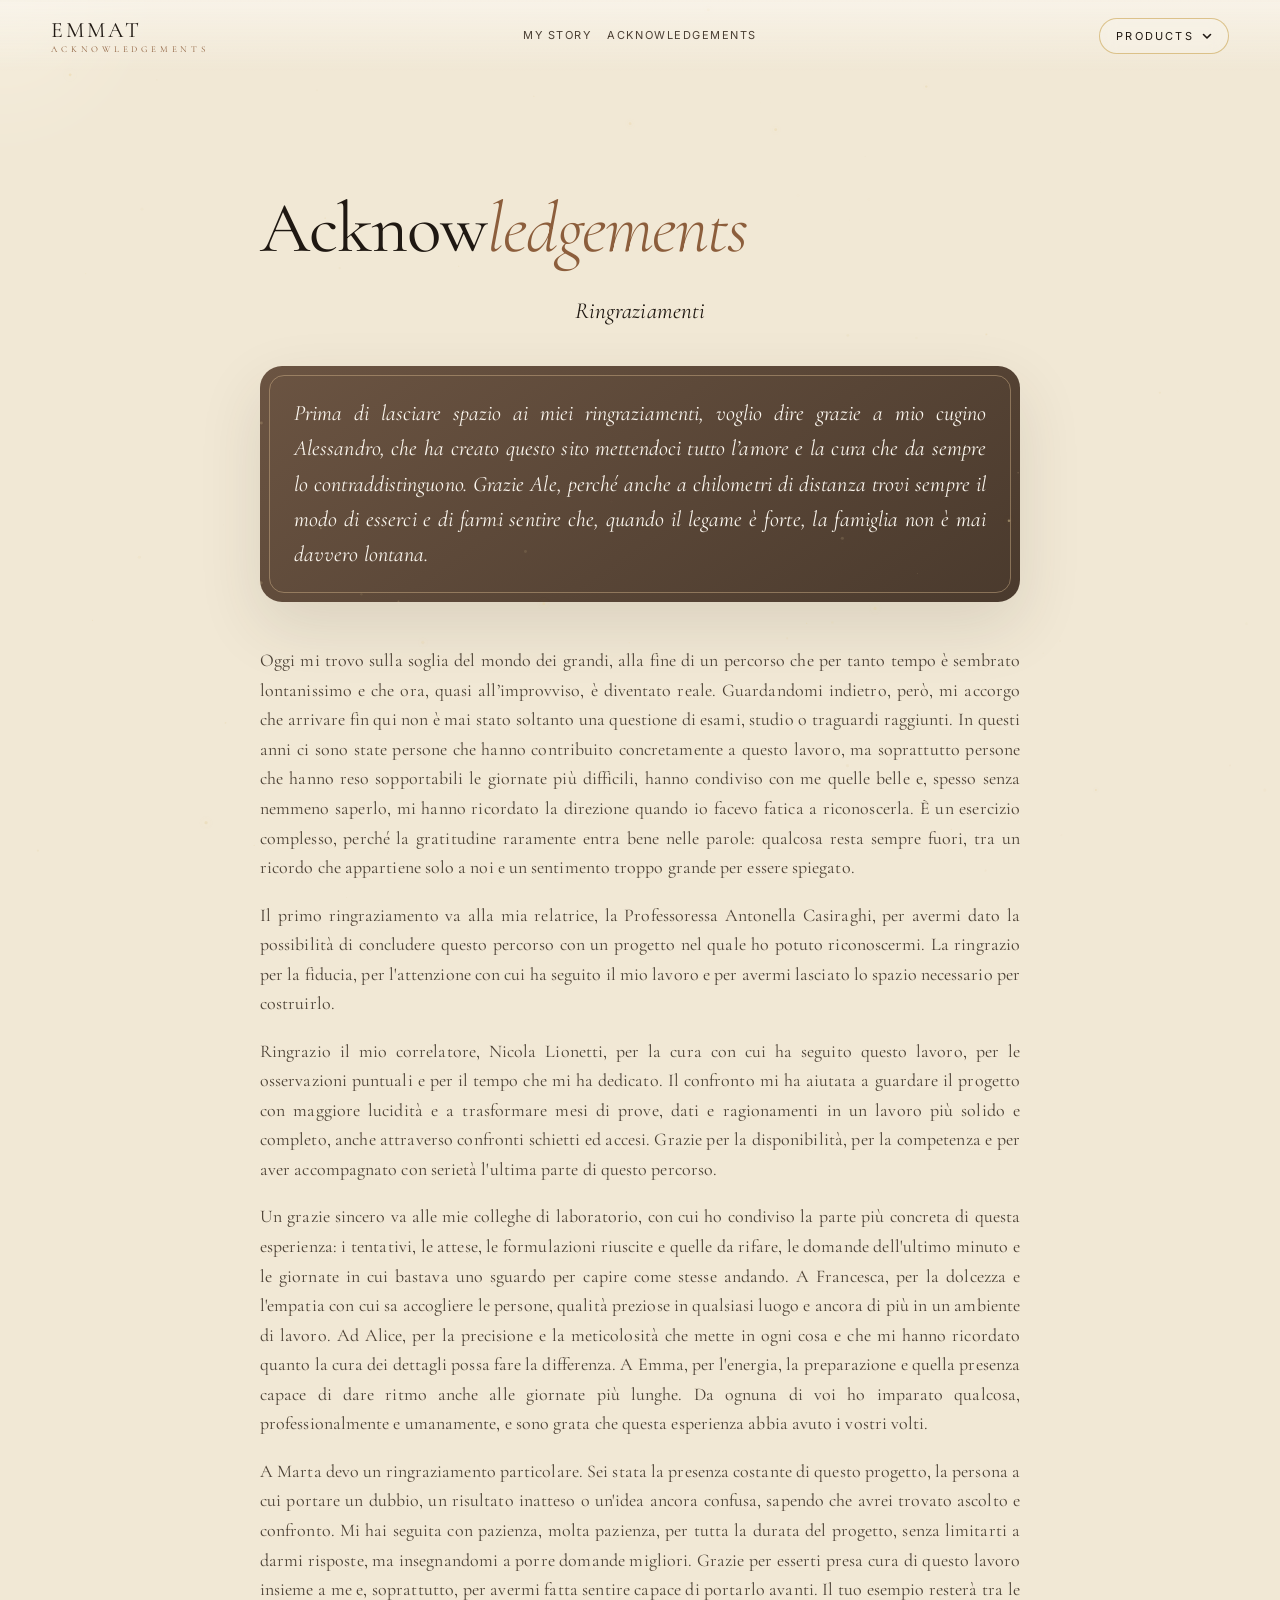
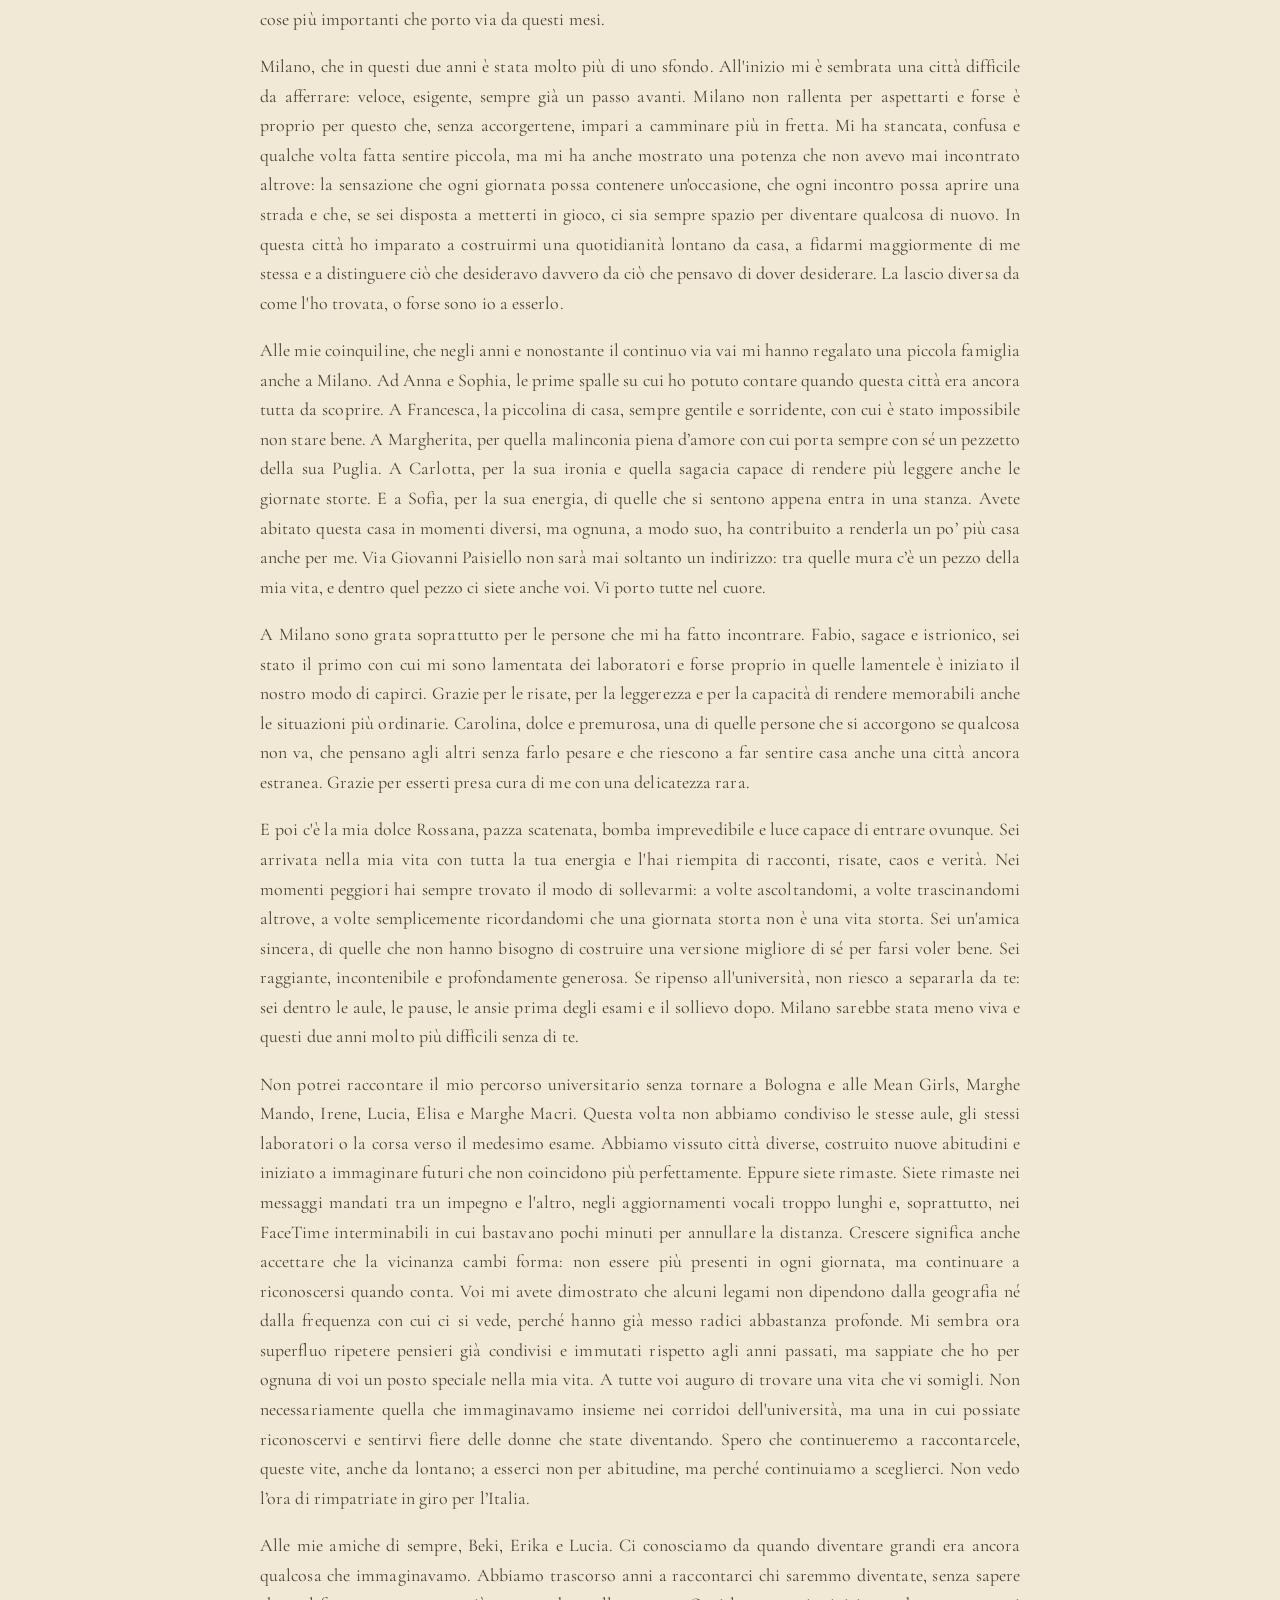
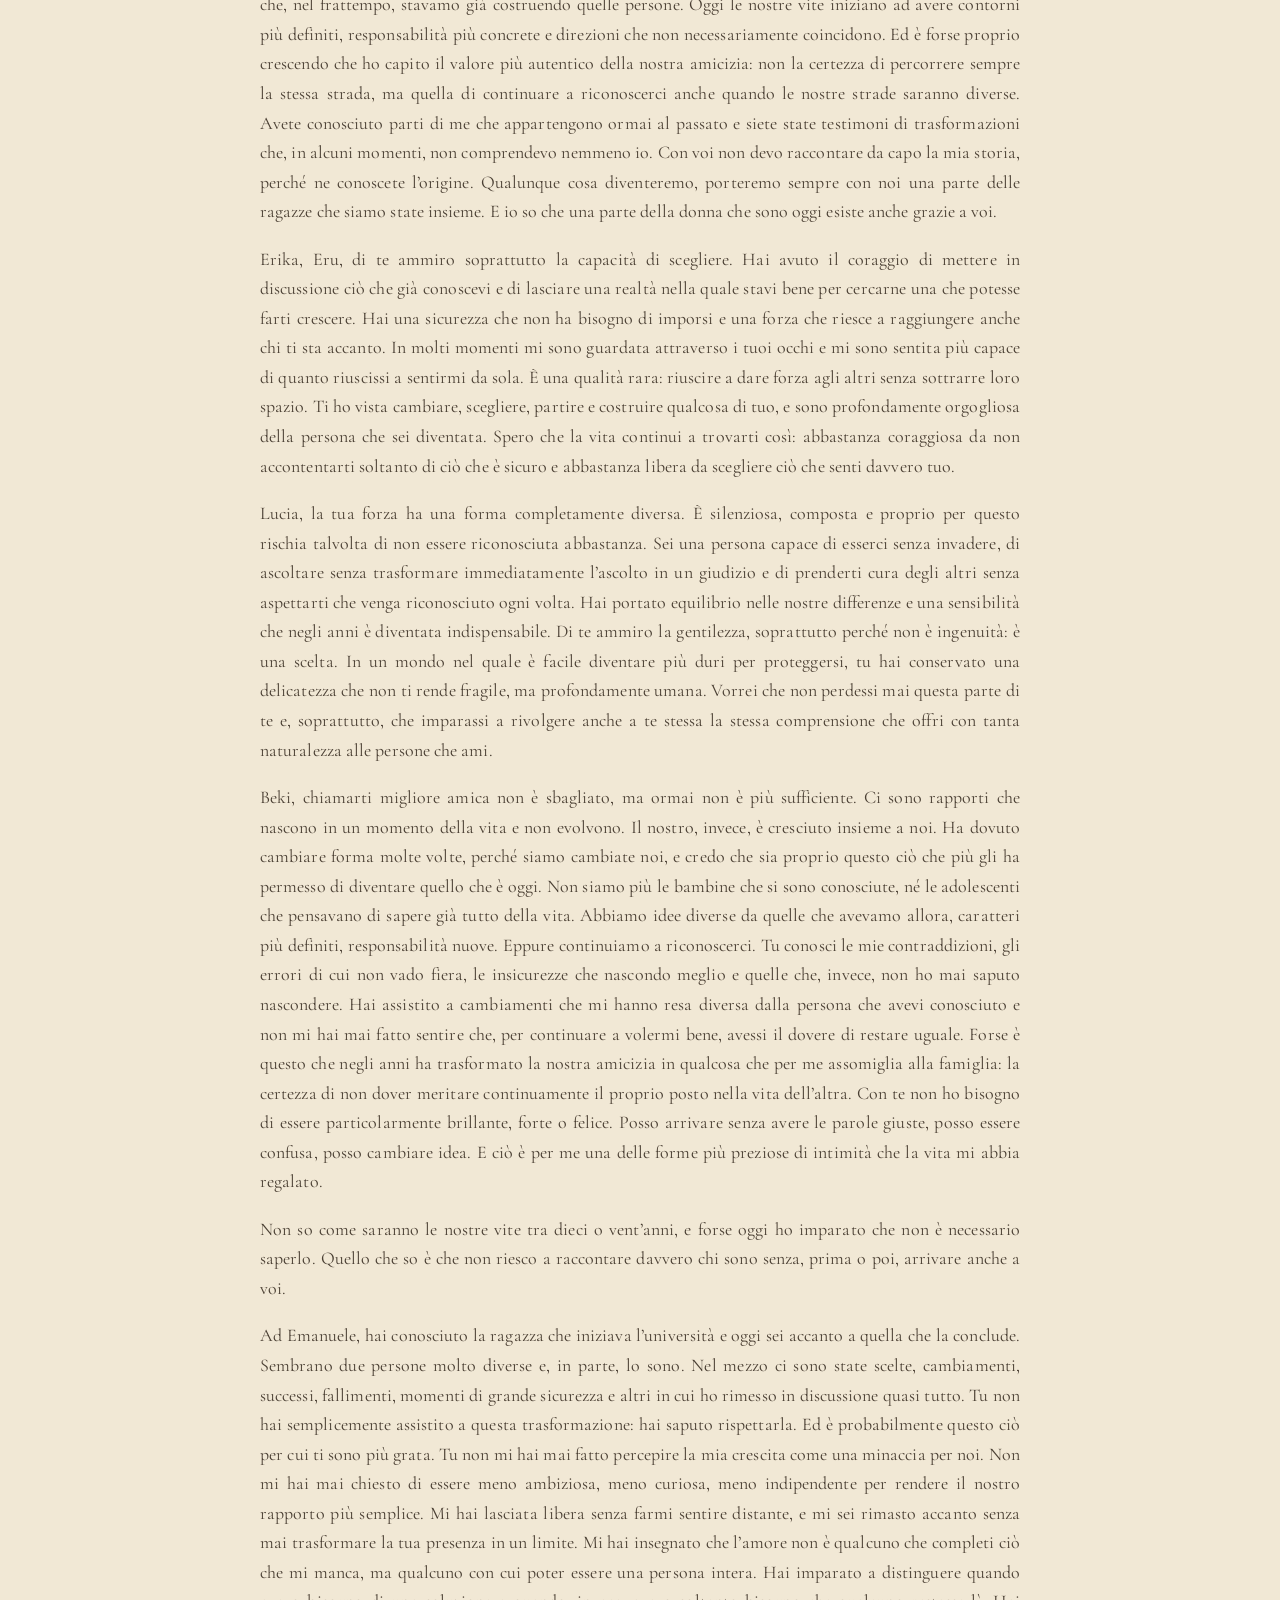
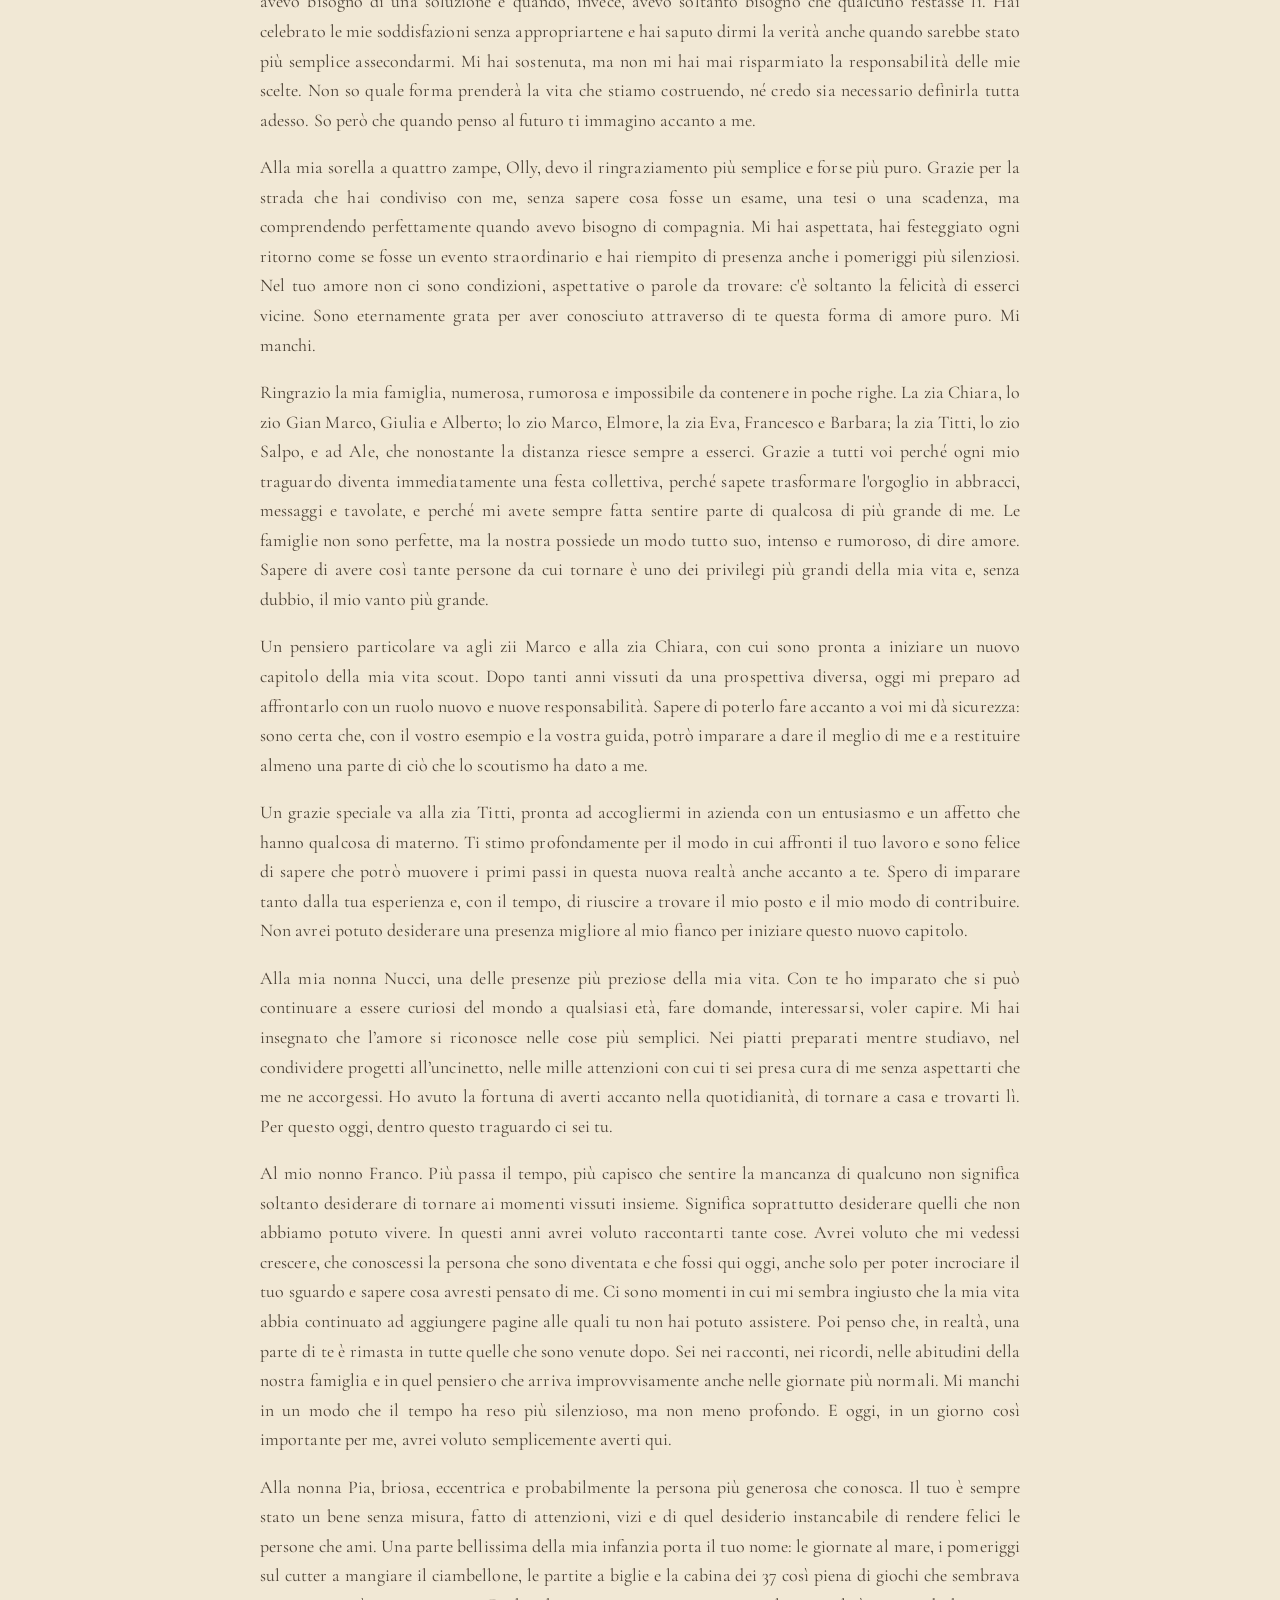
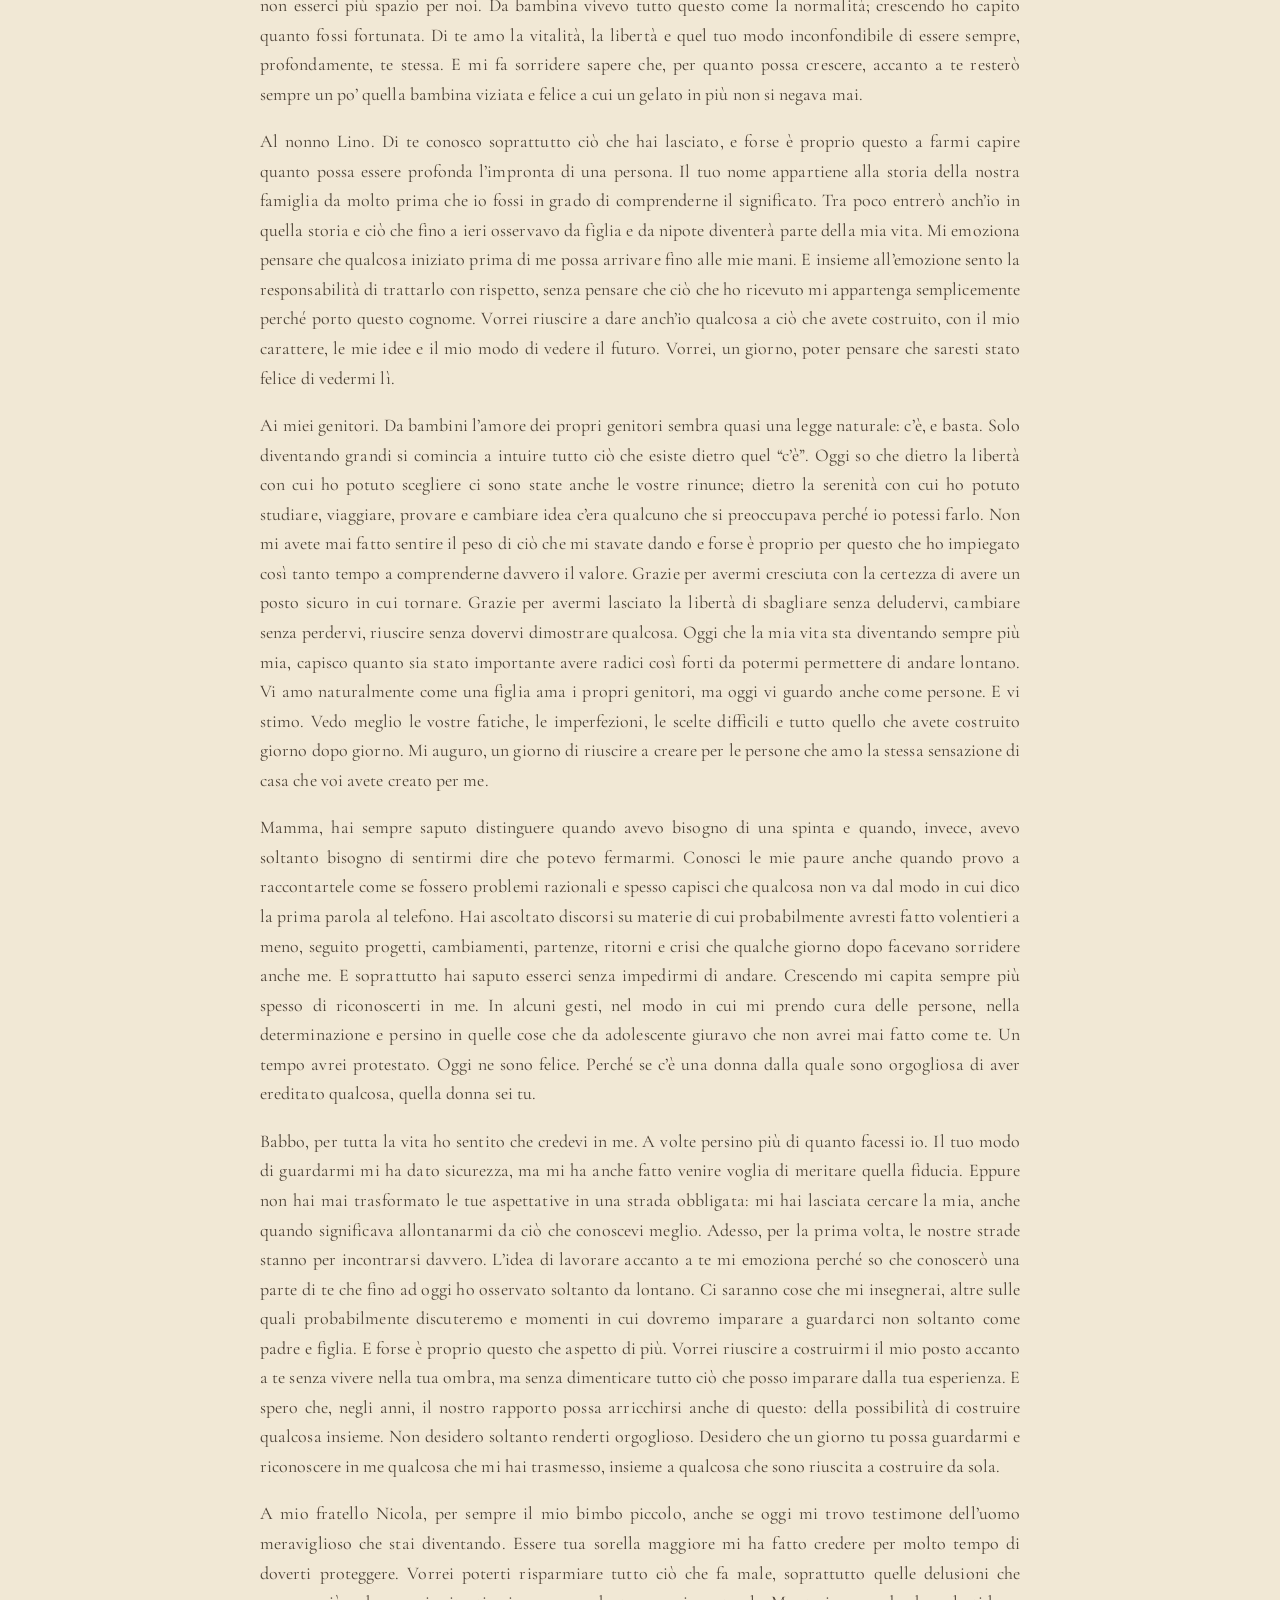
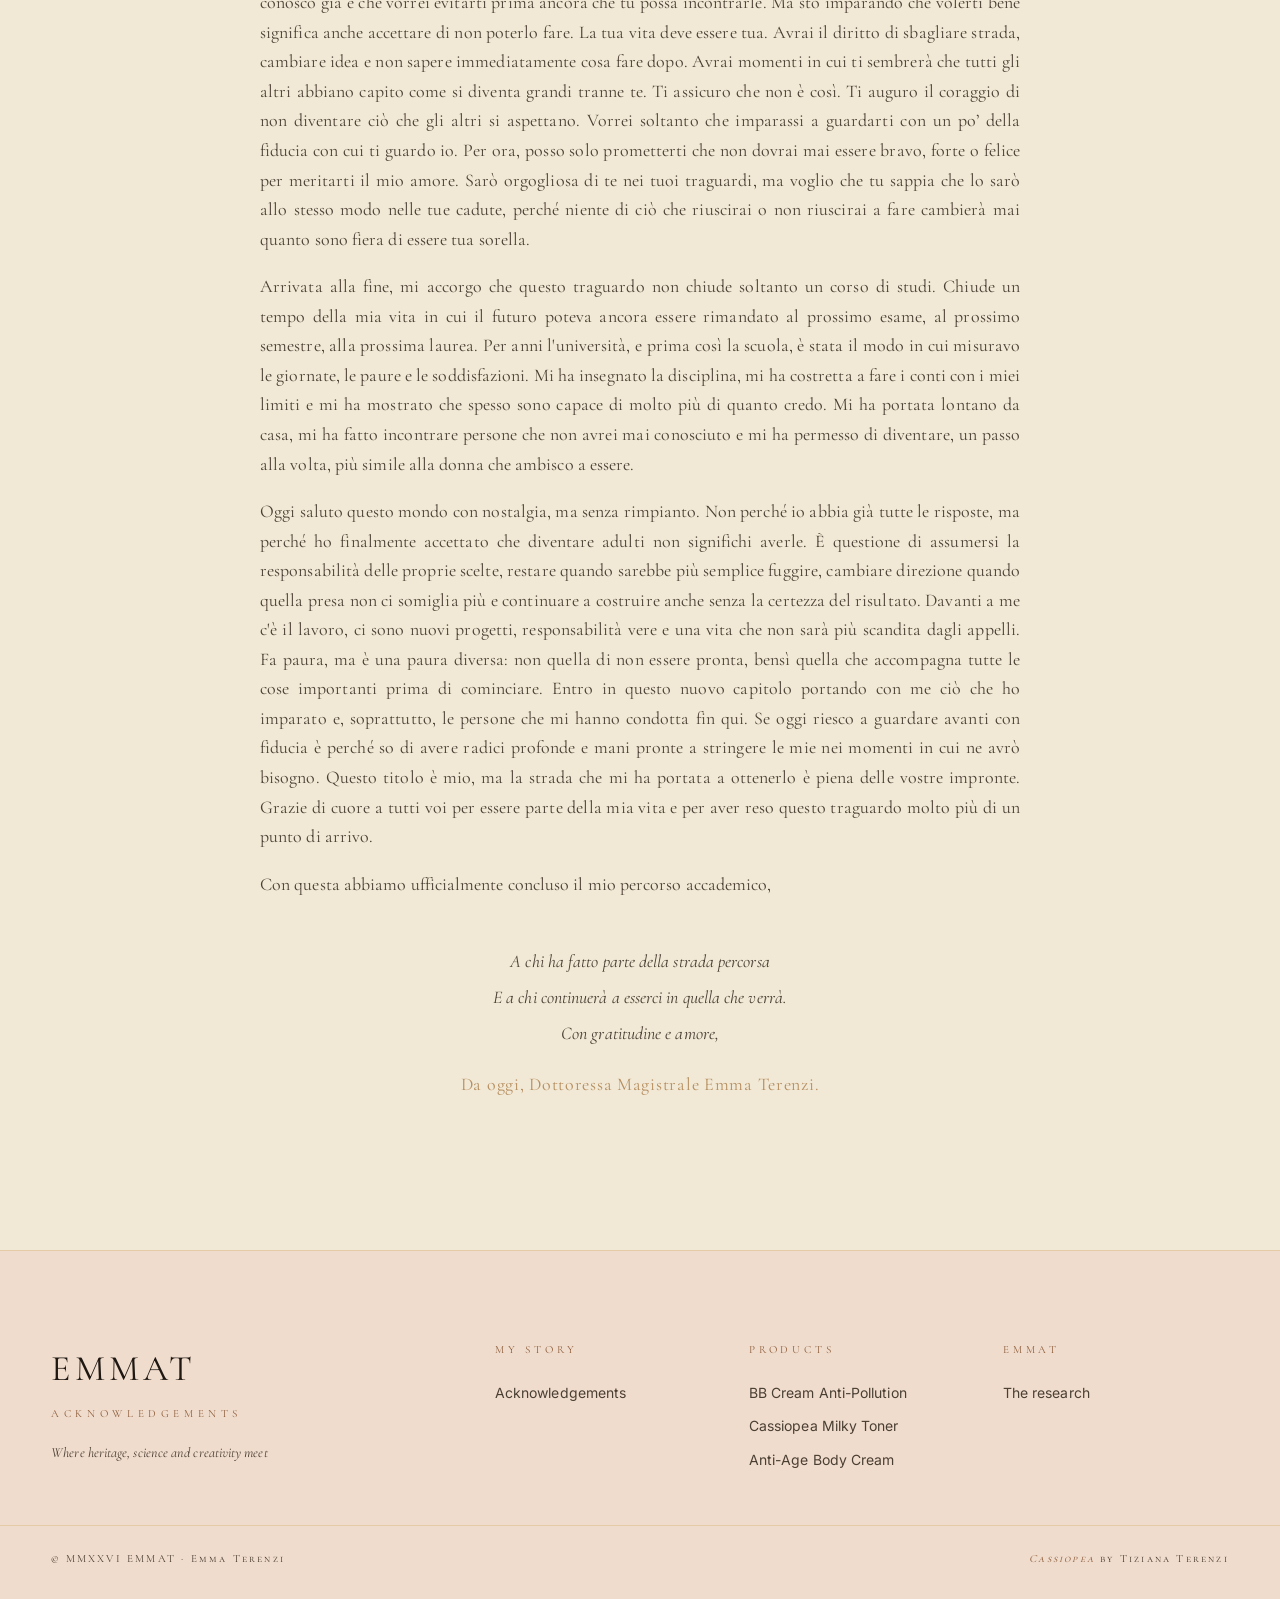
<file: acknowledgements.html>
<!doctype html>
<html lang="en">
<head>
<meta charset="utf-8" />
<meta name="viewport" content="width=device-width, initial-scale=1, viewport-fit=cover" />
<meta name="theme-color" content="#F0DCCD" />
<title>Acknowledgements · EMMAT · Emma Terenzi</title>
<meta name="description" content="My Story — Emma Terenzi, EMMAT Cosmetics. Where heritage, science and creativity meet." />

<meta property="og:title" content="EMMAT · My Story" />
<meta property="og:description" content="Where heritage, science and creativity meet." />
<meta property="og:image" content="assets/img/uploads/20261006-103315-1.jpg" />
<meta property="og:type" content="website" />
<meta name="twitter:card" content="summary_large_image" />

<link rel="preconnect" href="https://fonts.googleapis.com" />
<link rel="preconnect" href="https://fonts.gstatic.com" crossorigin />
<link href="https://fonts.googleapis.com/css2?family=Cormorant+Garamond:ital,wght@0,300;0,400;0,500;0,600;1,300;1,400;1,500&family=Cormorant+SC:wght@300;400;500&family=Inter:wght@300;400;500;600&display=swap" rel="stylesheet" />

<link rel="stylesheet" href="product.css" />
<link rel="icon" href="data:image/svg+xml,%3Csvg xmlns='http://www.w3.org/2000/svg' viewBox='0 0 32 32'%3E%3Crect width='32' height='32' fill='%23F0DCCD'/%3E%3Cpath d='M16 6 C11 13 9 17 9 20 a7 7 0 0 0 14 0 C23 17 21 13 16 6z' fill='%23E9C7A8' stroke='%238C5E3C' stroke-width='1.2'/%3E%3C/svg%3E" />
</head>
<body class="theme-bb theme-story">

<!-- ===================================================== LOADER -->
<div id="loader" class="loader" aria-hidden="true">
  <svg class="loader-cstl" viewBox="0 0 600 240">
    <g class="ldr-lines" stroke="rgba(201,162,78,.7)" stroke-width="1.4" fill="none">
      <path d="M60,170 C170,60 300,40 380,110 S520,190 550,90" />
    </g>
    <g class="ldr-stars" fill="#C9A24E">
      <circle cx="60" cy="170" r="3.6"/>
      <circle cx="215" cy="72" r="3.6"/>
      <circle cx="380" cy="110" r="3.6"/>
      <circle cx="486" cy="158" r="3.6"/>
      <circle cx="550" cy="90" r="3.6"/>
    </g>
  </svg>
  <div class="loader-mark">
    <span>EMMAT</span>
    <em>MY STORY</em>
  </div>
</div>

<canvas id="dust" aria-hidden="true"></canvas>
<div id="cursor" aria-hidden="true"><span></span></div>
<div id="progress" aria-hidden="true"><i></i></div>

<header class="nav" id="nav">
  <div class="nav-inner">
    <a href="index.html" class="brand" aria-label="EMMAT — back to the home page">
      <span class="brand-mark">EMMAT</span>
      <span class="brand-sub">ACKNOWLEDGEMENTS</span>
    </a>
    <nav class="nav-links" aria-label="Sections">
      <a href="story.html">My Story</a>
      <a href="acknowledgements.html">Acknowledgements</a>
    </nav>
    <div class="nav-dd">
      <button type="button" class="nav-dd-btn" aria-expanded="false" aria-haspopup="true" aria-controls="productsMenu">Products
        <svg viewBox="0 0 10 10" aria-hidden="true"><polyline points="1.5 3.5 5 7 8.5 3.5"></polyline></svg>
      </button>
      <ul class="nav-dd-menu" id="productsMenu">
        <li><a href="bb-cream.html">BB CREAM ANTI-POLLUTION</a></li>
        <li><a href="milky-toner.html">MILKY TONER</a></li>
        <li><a href="body-cream.html">ANTI-AGE BODY CREAM</a></li>
      </ul>
    </div>
    <button class="nav-burger" aria-label="Open menu" aria-expanded="false">
      <span></span><span></span><span></span>
    </button>
  </div>
</header>

<main id="top">

<section id="acknowledgements" class="storia ack" lang="it">
  <div class="container">
    <div class="storia-copy story-copy">
      <h1 class="display">Acknow<span class="italic">ledgements</span></h1>
      <p class="big">Ringraziamenti</p>
      <div class="ack-dedication"><p>Prima di lasciare spazio ai miei ringraziamenti, voglio dire grazie a mio cugino Alessandro, che ha creato questo sito mettendoci tutto l’amore e la cura che da sempre lo contraddistinguono. Grazie Ale, perché anche a chilometri di distanza trovi sempre il modo di esserci e di farmi sentire che, quando il legame è forte, la famiglia non è mai davvero lontana.</p></div>
      <p>Oggi mi trovo sulla soglia del mondo dei grandi, alla fine di un percorso che per tanto tempo è sembrato lontanissimo e che ora, quasi all’improvviso, è diventato reale. Guardandomi indietro, però, mi accorgo che arrivare fin qui non è mai stato soltanto una questione di esami, studio o traguardi raggiunti. In questi anni ci sono state persone che hanno contribuito concretamente a questo lavoro, ma soprattutto persone che hanno reso sopportabili le giornate più difficili, hanno condiviso con me quelle belle e, spesso senza nemmeno saperlo, mi hanno ricordato la direzione quando io facevo fatica a riconoscerla. È un esercizio complesso, perché la gratitudine raramente entra bene nelle parole: qualcosa resta sempre fuori, tra un ricordo che appartiene solo a noi e un sentimento troppo grande per essere spiegato.</p>
      <p>Il primo ringraziamento va alla mia relatrice, la Professoressa Antonella Casiraghi, per avermi dato la possibilità di concludere questo percorso con un progetto nel quale ho potuto riconoscermi. La ringrazio per la fiducia, per l'attenzione con cui ha seguito il mio lavoro e per avermi lasciato lo spazio necessario per costruirlo.</p>
      <p>Ringrazio il mio correlatore, Nicola Lionetti, per la cura con cui ha seguito questo lavoro, per le osservazioni puntuali e per il tempo che mi ha dedicato. Il confronto mi ha aiutata a guardare il progetto con maggiore lucidità e a trasformare mesi di prove, dati e ragionamenti in un lavoro più solido e completo, anche attraverso confronti schietti ed accesi. Grazie per la disponibilità, per la competenza e per aver accompagnato con serietà l'ultima parte di questo percorso.</p>
      <p>Un grazie sincero va alle mie colleghe di laboratorio, con cui ho condiviso la parte più concreta di questa esperienza: i tentativi, le attese, le formulazioni riuscite e quelle da rifare, le domande dell'ultimo minuto e le giornate in cui bastava uno sguardo per capire come stesse andando. A Francesca, per la dolcezza e l'empatia con cui sa accogliere le persone, qualità preziose in qualsiasi luogo e ancora di più in un ambiente di lavoro. Ad Alice, per la precisione e la meticolosità che mette in ogni cosa e che mi hanno ricordato quanto la cura dei dettagli possa fare la differenza. A Emma, per l'energia, la preparazione e quella presenza capace di dare ritmo anche alle giornate più lunghe. Da ognuna di voi ho imparato qualcosa, professionalmente e umanamente, e sono grata che questa esperienza abbia avuto i vostri volti.</p>
      <p>A Marta devo un ringraziamento particolare. Sei stata la presenza costante di questo progetto, la persona a cui portare un dubbio, un risultato inatteso o un'idea ancora confusa, sapendo che avrei trovato ascolto e confronto. Mi hai seguita con pazienza, molta pazienza, per tutta la durata del progetto, senza limitarti a darmi risposte, ma insegnandomi a porre domande migliori. Grazie per esserti presa cura di questo lavoro insieme a me e, soprattutto, per avermi fatta sentire capace di portarlo avanti. Il tuo esempio resterà tra le cose più importanti che porto via da questi mesi.</p>
      <p>Milano, che in questi due anni è stata molto più di uno sfondo. All'inizio mi è sembrata una città difficile da afferrare: veloce, esigente, sempre già un passo avanti. Milano non rallenta per aspettarti e forse è proprio per questo che, senza accorgertene, impari a camminare più in fretta. Mi ha stancata, confusa e qualche volta fatta sentire piccola, ma mi ha anche mostrato una potenza che non avevo mai incontrato altrove: la sensazione che ogni giornata possa contenere un'occasione, che ogni incontro possa aprire una strada e che, se sei disposta a metterti in gioco, ci sia sempre spazio per diventare qualcosa di nuovo. In questa città ho imparato a costruirmi una quotidianità lontano da casa, a fidarmi maggiormente di me stessa e a distinguere ciò che desideravo davvero da ciò che pensavo di dover desiderare. La lascio diversa da come l'ho trovata, o forse sono io a esserlo.</p>
      <p>Alle mie coinquiline, che negli anni e nonostante il continuo via vai mi hanno regalato una piccola famiglia anche a Milano. Ad Anna e Sophia, le prime spalle su cui ho potuto contare quando questa città era ancora tutta da scoprire. A Francesca, la piccolina di casa, sempre gentile e sorridente, con cui è stato impossibile non stare bene. A Margherita, per quella malinconia piena d’amore con cui porta sempre con sé un pezzetto della sua Puglia. A Carlotta, per la sua ironia e quella sagacia capace di rendere più leggere anche le giornate storte. E a Sofia, per la sua energia, di quelle che si sentono appena entra in una stanza. Avete abitato questa casa in momenti diversi, ma ognuna, a modo suo, ha contribuito a renderla un po’ più casa anche per me. Via Giovanni Paisiello non sarà mai soltanto un indirizzo: tra quelle mura c’è un pezzo della mia vita, e dentro quel pezzo ci siete anche voi. Vi porto tutte nel cuore.</p>
      <p>A Milano sono grata soprattutto per le persone che mi ha fatto incontrare. Fabio, sagace e istrionico, sei stato il primo con cui mi sono lamentata dei laboratori e forse proprio in quelle lamentele è iniziato il nostro modo di capirci. Grazie per le risate, per la leggerezza e per la capacità di rendere memorabili anche le situazioni più ordinarie. Carolina, dolce e premurosa, una di quelle persone che si accorgono se qualcosa non va, che pensano agli altri senza farlo pesare e che riescono a far sentire casa anche una città ancora estranea. Grazie per esserti presa cura di me con una delicatezza rara.</p>
      <p>E poi c'è la mia dolce Rossana, pazza scatenata, bomba imprevedibile e luce capace di entrare ovunque. Sei arrivata nella mia vita con tutta la tua energia e l'hai riempita di racconti, risate, caos e verità. Nei momenti peggiori hai sempre trovato il modo di sollevarmi: a volte ascoltandomi, a volte trascinandomi altrove, a volte semplicemente ricordandomi che una giornata storta non è una vita storta. Sei un'amica sincera, di quelle che non hanno bisogno di costruire una versione migliore di sé per farsi voler bene. Sei raggiante, incontenibile e profondamente generosa. Se ripenso all'università, non riesco a separarla da te: sei dentro le aule, le pause, le ansie prima degli esami e il sollievo dopo. Milano sarebbe stata meno viva e questi due anni molto più difficili senza di te.</p>
      <p>Non potrei raccontare il mio percorso universitario senza tornare a Bologna e alle Mean Girls, Marghe Mando, Irene, Lucia, Elisa e Marghe Macri. Questa volta non abbiamo condiviso le stesse aule, gli stessi laboratori o la corsa verso il medesimo esame. Abbiamo vissuto città diverse, costruito nuove abitudini e iniziato a immaginare futuri che non coincidono più perfettamente. Eppure siete rimaste. Siete rimaste nei messaggi mandati tra un impegno e l'altro, negli aggiornamenti vocali troppo lunghi e, soprattutto, nei FaceTime interminabili in cui bastavano pochi minuti per annullare la distanza. Crescere significa anche accettare che la vicinanza cambi forma: non essere più presenti in ogni giornata, ma continuare a riconoscersi quando conta. Voi mi avete dimostrato che alcuni legami non dipendono dalla geografia né dalla frequenza con cui ci si vede, perché hanno già messo radici abbastanza profonde. Mi sembra ora superfluo ripetere pensieri già condivisi e immutati rispetto agli anni passati, ma sappiate che ho per ognuna di voi un posto speciale nella mia vita. A tutte voi auguro di trovare una vita che vi somigli. Non necessariamente quella che immaginavamo insieme nei corridoi dell'università, ma una in cui possiate riconoscervi e sentirvi fiere delle donne che state diventando. Spero che continueremo a raccontarcele, queste vite, anche da lontano; a esserci non per abitudine, ma perché continuiamo a sceglierci. Non vedo l’ora di rimpatriate in giro per l’Italia.</p>
      <p>Alle mie amiche di sempre, Beki, Erika e Lucia. Ci conosciamo da quando diventare grandi era ancora qualcosa che immaginavamo. Abbiamo trascorso anni a raccontarci chi saremmo diventate, senza sapere che, nel frattempo, stavamo già costruendo quelle persone. Oggi le nostre vite iniziano ad avere contorni più definiti, responsabilità più concrete e direzioni che non necessariamente coincidono. Ed è forse proprio crescendo che ho capito il valore più autentico della nostra amicizia: non la certezza di percorrere sempre la stessa strada, ma quella di continuare a riconoscerci anche quando le nostre strade saranno diverse. Avete conosciuto parti di me che appartengono ormai al passato e siete state testimoni di trasformazioni che, in alcuni momenti, non comprendevo nemmeno io. Con voi non devo raccontare da capo la mia storia, perché ne conoscete l’origine. Qualunque cosa diventeremo, porteremo sempre con noi una parte delle ragazze che siamo state insieme. E io so che una parte della donna che sono oggi esiste anche grazie a voi.</p>
      <p>Erika, Eru, di te ammiro soprattutto la capacità di scegliere. Hai avuto il coraggio di mettere in discussione ciò che già conoscevi e di lasciare una realtà nella quale stavi bene per cercarne una che potesse farti crescere. Hai una sicurezza che non ha bisogno di imporsi e una forza che riesce a raggiungere anche chi ti sta accanto. In molti momenti mi sono guardata attraverso i tuoi occhi e mi sono sentita più capace di quanto riuscissi a sentirmi da sola. È una qualità rara: riuscire a dare forza agli altri senza sottrarre loro spazio. Ti ho vista cambiare, scegliere, partire e costruire qualcosa di tuo, e sono profondamente orgogliosa della persona che sei diventata. Spero che la vita continui a trovarti così: abbastanza coraggiosa da non accontentarti soltanto di ciò che è sicuro e abbastanza libera da scegliere ciò che senti davvero tuo.</p>
      <p>Lucia, la tua forza ha una forma completamente diversa. È silenziosa, composta e proprio per questo rischia talvolta di non essere riconosciuta abbastanza. Sei una persona capace di esserci senza invadere, di ascoltare senza trasformare immediatamente l’ascolto in un giudizio e di prenderti cura degli altri senza aspettarti che venga riconosciuto ogni volta. Hai portato equilibrio nelle nostre differenze e una sensibilità che negli anni è diventata indispensabile. Di te ammiro la gentilezza, soprattutto perché non è ingenuità: è una scelta. In un mondo nel quale è facile diventare più duri per proteggersi, tu hai conservato una delicatezza che non ti rende fragile, ma profondamente umana. Vorrei che non perdessi mai questa parte di te e, soprattutto, che imparassi a rivolgere anche a te stessa la stessa comprensione che offri con tanta naturalezza alle persone che ami.</p>
      <p>Beki, chiamarti migliore amica non è sbagliato, ma ormai non è più sufficiente. Ci sono rapporti che nascono in un momento della vita e non evolvono. Il nostro, invece, è cresciuto insieme a noi. Ha dovuto cambiare forma molte volte, perché siamo cambiate noi, e credo che sia proprio questo ciò che più gli ha permesso di diventare quello che è oggi. Non siamo più le bambine che si sono conosciute, né le adolescenti che pensavano di sapere già tutto della vita. Abbiamo idee diverse da quelle che avevamo allora, caratteri più definiti, responsabilità nuove. Eppure continuiamo a riconoscerci. Tu conosci le mie contraddizioni, gli errori di cui non vado fiera, le insicurezze che nascondo meglio e quelle che, invece, non ho mai saputo nascondere. Hai assistito a cambiamenti che mi hanno resa diversa dalla persona che avevi conosciuto e non mi hai mai fatto sentire che, per continuare a volermi bene, avessi il dovere di restare uguale. Forse è questo che negli anni ha trasformato la nostra amicizia in qualcosa che per me assomiglia alla famiglia: la certezza di non dover meritare continuamente il proprio posto nella vita dell’altra. Con te non ho bisogno di essere particolarmente brillante, forte o felice. Posso arrivare senza avere le parole giuste, posso essere confusa, posso cambiare idea. E ciò è per me una delle forme più preziose di intimità che la vita mi abbia regalato.</p>
      <p>Non so come saranno le nostre vite tra dieci o vent’anni, e forse oggi ho imparato che non è necessario saperlo. Quello che so è che non riesco a raccontare davvero chi sono senza, prima o poi, arrivare anche a voi.</p>
      <p>Ad Emanuele, hai conosciuto la ragazza che iniziava l’università e oggi sei accanto a quella che la conclude. Sembrano due persone molto diverse e, in parte, lo sono. Nel mezzo ci sono state scelte, cambiamenti, successi, fallimenti, momenti di grande sicurezza e altri in cui ho rimesso in discussione quasi tutto. Tu non hai semplicemente assistito a questa trasformazione: hai saputo rispettarla. Ed è probabilmente questo ciò per cui ti sono più grata. Tu non mi hai mai fatto percepire la mia crescita come una minaccia per noi. Non mi hai mai chiesto di essere meno ambiziosa, meno curiosa, meno indipendente per rendere il nostro rapporto più semplice. Mi hai lasciata libera senza farmi sentire distante, e mi sei rimasto accanto senza mai trasformare la tua presenza in un limite. Mi hai insegnato che l’amore non è qualcuno che completi ciò che mi manca, ma qualcuno con cui poter essere una persona intera. Hai imparato a distinguere quando avevo bisogno di una soluzione e quando, invece, avevo soltanto bisogno che qualcuno restasse lì. Hai celebrato le mie soddisfazioni senza appropriartene e hai saputo dirmi la verità anche quando sarebbe stato più semplice assecondarmi. Mi hai sostenuta, ma non mi hai mai risparmiato la responsabilità delle mie scelte. Non so quale forma prenderà la vita che stiamo costruendo, né credo sia necessario definirla tutta adesso. So però che quando penso al futuro ti immagino accanto a me.</p>
      <p>Alla mia sorella a quattro zampe, Olly, devo il ringraziamento più semplice e forse più puro. Grazie per la strada che hai condiviso con me, senza sapere cosa fosse un esame, una tesi o una scadenza, ma comprendendo perfettamente quando avevo bisogno di compagnia. Mi hai aspettata, hai festeggiato ogni ritorno come se fosse un evento straordinario e hai riempito di presenza anche i pomeriggi più silenziosi. Nel tuo amore non ci sono condizioni, aspettative o parole da trovare: c'è soltanto la felicità di esserci vicine. Sono eternamente grata per aver conosciuto attraverso di te questa forma di amore puro. Mi manchi.</p>
      <p>Ringrazio la mia famiglia, numerosa, rumorosa e impossibile da contenere in poche righe. La zia Chiara, lo zio Gian Marco, Giulia e Alberto; lo zio Marco, Elmore, la zia Eva, Francesco e Barbara; la zia Titti, lo zio Salpo, e ad Ale, che nonostante la distanza riesce sempre a esserci. Grazie a tutti voi perché ogni mio traguardo diventa immediatamente una festa collettiva, perché sapete trasformare l'orgoglio in abbracci, messaggi e tavolate, e perché mi avete sempre fatta sentire parte di qualcosa di più grande di me. Le famiglie non sono perfette, ma la nostra possiede un modo tutto suo, intenso e rumoroso, di dire amore. Sapere di avere così tante persone da cui tornare è uno dei privilegi più grandi della mia vita e, senza dubbio, il mio vanto più grande.</p>
      <p>Un pensiero particolare va agli zii Marco e alla zia Chiara, con cui sono pronta a iniziare un nuovo capitolo della mia vita scout. Dopo tanti anni vissuti da una prospettiva diversa, oggi mi preparo ad affrontarlo con un ruolo nuovo e nuove responsabilità. Sapere di poterlo fare accanto a voi mi dà sicurezza: sono certa che, con il vostro esempio e la vostra guida, potrò imparare a dare il meglio di me e a restituire almeno una parte di ciò che lo scoutismo ha dato a me.</p>
      <p>Un grazie speciale va alla zia Titti, pronta ad accogliermi in azienda con un entusiasmo e un affetto che hanno qualcosa di materno. Ti stimo profondamente per il modo in cui affronti il tuo lavoro e sono felice di sapere che potrò muovere i primi passi in questa nuova realtà anche accanto a te. Spero di imparare tanto dalla tua esperienza e, con il tempo, di riuscire a trovare il mio posto e il mio modo di contribuire. Non avrei potuto desiderare una presenza migliore al mio fianco per iniziare questo nuovo capitolo.</p>
      <p>Alla mia nonna Nucci, una delle presenze più preziose della mia vita. Con te ho imparato che si può continuare a essere curiosi del mondo a qualsiasi età, fare domande, interessarsi, voler capire. Mi hai insegnato che l’amore si riconosce nelle cose più semplici. Nei piatti preparati mentre studiavo, nel condividere progetti all’uncinetto, nelle mille attenzioni con cui ti sei presa cura di me senza aspettarti che me ne accorgessi. Ho avuto la fortuna di averti accanto nella quotidianità, di tornare a casa e trovarti lì. Per questo oggi, dentro questo traguardo ci sei tu.</p>
      <p>Al mio nonno Franco. Più passa il tempo, più capisco che sentire la mancanza di qualcuno non significa soltanto desiderare di tornare ai momenti vissuti insieme. Significa soprattutto desiderare quelli che non abbiamo potuto vivere. In questi anni avrei voluto raccontarti tante cose. Avrei voluto che mi vedessi crescere, che conoscessi la persona che sono diventata e che fossi qui oggi, anche solo per poter incrociare il tuo sguardo e sapere cosa avresti pensato di me. Ci sono momenti in cui mi sembra ingiusto che la mia vita abbia continuato ad aggiungere pagine alle quali tu non hai potuto assistere. Poi penso che, in realtà, una parte di te è rimasta in tutte quelle che sono venute dopo. Sei nei racconti, nei ricordi, nelle abitudini della nostra famiglia e in quel pensiero che arriva improvvisamente anche nelle giornate più normali. Mi manchi in un modo che il tempo ha reso più silenzioso, ma non meno profondo. E oggi, in un giorno così importante per me, avrei voluto semplicemente averti qui.</p>
      <p>Alla nonna Pia, briosa, eccentrica e probabilmente la persona più generosa che conosca. Il tuo è sempre stato un bene senza misura, fatto di attenzioni, vizi e di quel desiderio instancabile di rendere felici le persone che ami. Una parte bellissima della mia infanzia porta il tuo nome: le giornate al mare, i pomeriggi sul cutter a mangiare il ciambellone, le partite a biglie e la cabina dei 37 così piena di giochi che sembrava non esserci più spazio per noi. Da bambina vivevo tutto questo come la normalità; crescendo ho capito quanto fossi fortunata. Di te amo la vitalità, la libertà e quel tuo modo inconfondibile di essere sempre, profondamente, te stessa. E mi fa sorridere sapere che, per quanto possa crescere, accanto a te resterò sempre un po’ quella bambina viziata e felice a cui un gelato in più non si negava mai.</p>
      <p>Al nonno Lino. Di te conosco soprattutto ciò che hai lasciato, e forse è proprio questo a farmi capire quanto possa essere profonda l’impronta di una persona. Il tuo nome appartiene alla storia della nostra famiglia da molto prima che io fossi in grado di comprenderne il significato. Tra poco entrerò anch’io in quella storia e ciò che fino a ieri osservavo da figlia e da nipote diventerà parte della mia vita. Mi emoziona pensare che qualcosa iniziato prima di me possa arrivare fino alle mie mani. E insieme all’emozione sento la responsabilità di trattarlo con rispetto, senza pensare che ciò che ho ricevuto mi appartenga semplicemente perché porto questo cognome. Vorrei riuscire a dare anch’io qualcosa a ciò che avete costruito, con il mio carattere, le mie idee e il mio modo di vedere il futuro. Vorrei, un giorno, poter pensare che saresti stato felice di vedermi lì.</p>
      <p>Ai miei genitori. Da bambini l’amore dei propri genitori sembra quasi una legge naturale: c’è, e basta. Solo diventando grandi si comincia a intuire tutto ciò che esiste dietro quel “c’è”. Oggi so che dietro la libertà con cui ho potuto scegliere ci sono state anche le vostre rinunce; dietro la serenità con cui ho potuto studiare, viaggiare, provare e cambiare idea c’era qualcuno che si preoccupava perché io potessi farlo. Non mi avete mai fatto sentire il peso di ciò che mi stavate dando e forse è proprio per questo che ho impiegato così tanto tempo a comprenderne davvero il valore. Grazie per avermi cresciuta con la certezza di avere un posto sicuro in cui tornare. Grazie per avermi lasciato la libertà di sbagliare senza deludervi, cambiare senza perdervi, riuscire senza dovervi dimostrare qualcosa. Oggi che la mia vita sta diventando sempre più mia, capisco quanto sia stato importante avere radici così forti da potermi permettere di andare lontano. Vi amo naturalmente come una figlia ama i propri genitori, ma oggi vi guardo anche come persone. E vi stimo. Vedo meglio le vostre fatiche, le imperfezioni, le scelte difficili e tutto quello che avete costruito giorno dopo giorno. Mi auguro, un giorno di riuscire a creare per le persone che amo la stessa sensazione di casa che voi avete creato per me.</p>
      <p>Mamma, hai sempre saputo distinguere quando avevo bisogno di una spinta e quando, invece, avevo soltanto bisogno di sentirmi dire che potevo fermarmi. Conosci le mie paure anche quando provo a raccontartele come se fossero problemi razionali e spesso capisci che qualcosa non va dal modo in cui dico la prima parola al telefono. Hai ascoltato discorsi su materie di cui probabilmente avresti fatto volentieri a meno, seguito progetti, cambiamenti, partenze, ritorni e crisi che qualche giorno dopo facevano sorridere anche me. E soprattutto hai saputo esserci senza impedirmi di andare. Crescendo mi capita sempre più spesso di riconoscerti in me. In alcuni gesti, nel modo in cui mi prendo cura delle persone, nella determinazione e persino in quelle cose che da adolescente giuravo che non avrei mai fatto come te. Un tempo avrei protestato. Oggi ne sono felice. Perché se c’è una donna dalla quale sono orgogliosa di aver ereditato qualcosa, quella donna sei tu.</p>
      <p>Babbo, per tutta la vita ho sentito che credevi in me. A volte persino più di quanto facessi io. Il tuo modo di guardarmi mi ha dato sicurezza, ma mi ha anche fatto venire voglia di meritare quella fiducia. Eppure non hai mai trasformato le tue aspettative in una strada obbligata: mi hai lasciata cercare la mia, anche quando significava allontanarmi da ciò che conoscevi meglio. Adesso, per la prima volta, le nostre strade stanno per incontrarsi davvero. L’idea di lavorare accanto a te mi emoziona perché so che conoscerò una parte di te che fino ad oggi ho osservato soltanto da lontano. Ci saranno cose che mi insegnerai, altre sulle quali probabilmente discuteremo e momenti in cui dovremo imparare a guardarci non soltanto come padre e figlia. E forse è proprio questo che aspetto di più. Vorrei riuscire a costruirmi il mio posto accanto a te senza vivere nella tua ombra, ma senza dimenticare tutto ciò che posso imparare dalla tua esperienza. E spero che, negli anni, il nostro rapporto possa arricchirsi anche di questo: della possibilità di costruire qualcosa insieme. Non desidero soltanto renderti orgoglioso. Desidero che un giorno tu possa guardarmi e riconoscere in me qualcosa che mi hai trasmesso, insieme a qualcosa che sono riuscita a costruire da sola.</p>
      <p>A mio fratello Nicola, per sempre il mio bimbo piccolo, anche se oggi mi trovo testimone dell’uomo meraviglioso che stai diventando. Essere tua sorella maggiore mi ha fatto credere per molto tempo di doverti proteggere. Vorrei poterti risparmiare tutto ciò che fa male, soprattutto quelle delusioni che conosco già e che vorrei evitarti prima ancora che tu possa incontrarle. Ma sto imparando che volerti bene significa anche accettare di non poterlo fare. La tua vita deve essere tua. Avrai il diritto di sbagliare strada, cambiare idea e non sapere immediatamente cosa fare dopo. Avrai momenti in cui ti sembrerà che tutti gli altri abbiano capito come si diventa grandi tranne te. Ti assicuro che non è così. Ti auguro il coraggio di non diventare ciò che gli altri si aspettano. Vorrei soltanto che imparassi a guardarti con un po’ della fiducia con cui ti guardo io. Per ora, posso solo prometterti che non dovrai mai essere bravo, forte o felice per meritarti il mio amore. Sarò orgogliosa di te nei tuoi traguardi, ma voglio che tu sappia che lo sarò allo stesso modo nelle tue cadute, perché niente di ciò che riuscirai o non riuscirai a fare cambierà mai quanto sono fiera di essere tua sorella.</p>
      <p>Arrivata alla fine, mi accorgo che questo traguardo non chiude soltanto un corso di studi. Chiude un tempo della mia vita in cui il futuro poteva ancora essere rimandato al prossimo esame, al prossimo semestre, alla prossima laurea. Per anni l'università, e prima così la scuola, è stata il modo in cui misuravo le giornate, le paure e le soddisfazioni. Mi ha insegnato la disciplina, mi ha costretta a fare i conti con i miei limiti e mi ha mostrato che spesso sono capace di molto più di quanto credo. Mi ha portata lontano da casa, mi ha fatto incontrare persone che non avrei mai conosciuto e mi ha permesso di diventare, un passo alla volta, più simile alla donna che ambisco a essere.</p>
      <p>Oggi saluto questo mondo con nostalgia, ma senza rimpianto. Non perché io abbia già tutte le risposte, ma perché ho finalmente accettato che diventare adulti non significhi averle. È questione di assumersi la responsabilità delle proprie scelte, restare quando sarebbe più semplice fuggire, cambiare direzione quando quella presa non ci somiglia più e continuare a costruire anche senza la certezza del risultato. Davanti a me c'è il lavoro, ci sono nuovi progetti, responsabilità vere e una vita che non sarà più scandita dagli appelli. Fa paura, ma è una paura diversa: non quella di non essere pronta, bensì quella che accompagna tutte le cose importanti prima di cominciare. Entro in questo nuovo capitolo portando con me ciò che ho imparato e, soprattutto, le persone che mi hanno condotta fin qui. Se oggi riesco a guardare avanti con fiducia è perché so di avere radici profonde e mani pronte a stringere le mie nei momenti in cui ne avrò bisogno. Questo titolo è mio, ma la strada che mi ha portata a ottenerlo è piena delle vostre impronte. Grazie di cuore a tutti voi per essere parte della mia vita e per aver reso questo traguardo molto più di un punto di arrivo.</p>
      <p>Con questa abbiamo ufficialmente concluso il mio percorso accademico,</p>
      <div class="ack-closing">
        <p>A chi ha fatto parte della strada percorsa</p>
        <p>E a chi continuerà a esserci in quella che verrà.</p>
        <p>Con gratitudine e amore,</p>
        <p>Da oggi, Dottoressa Magistrale Emma Terenzi.</p>
      </div>
    </div>
  </div>
</section>

</main>

<footer class="footer">
  <div class="container footer-inner">
    <div class="footer-brand">
      <span class="brand-mark big">EMMAT</span>
      <span class="brand-sub">ACKNOWLEDGEMENTS</span>
      <p class="footer-tag">Where heritage, science and creativity meet</p>
    </div>
    <div class="footer-cols">
      <div>
        <h4>My Story</h4>
                <a href="acknowledgements.html">Acknowledgements</a>
      </div>
      <div>
        <h4>Products</h4>
        <a href="bb-cream.html">BB Cream Anti-Pollution</a>
        <a href="milky-toner.html">Cassiopea Milky Toner</a>
        <a href="body-cream.html">Anti-Age Body Cream</a>
      </div>
      <div>
        <h4>EMMAT</h4>
        <a href="index.html#research">The research</a>
      </div>
    </div>
  </div>
  <div class="footer-base">
    <span>© MMXXVI EMMAT · Emma Terenzi</span>
    <span><em>Cassiopea</em> by Tiziana Terenzi</span>
  </div>
</footer>

<script src="app.js"></script>
</body>
</html>
</file>
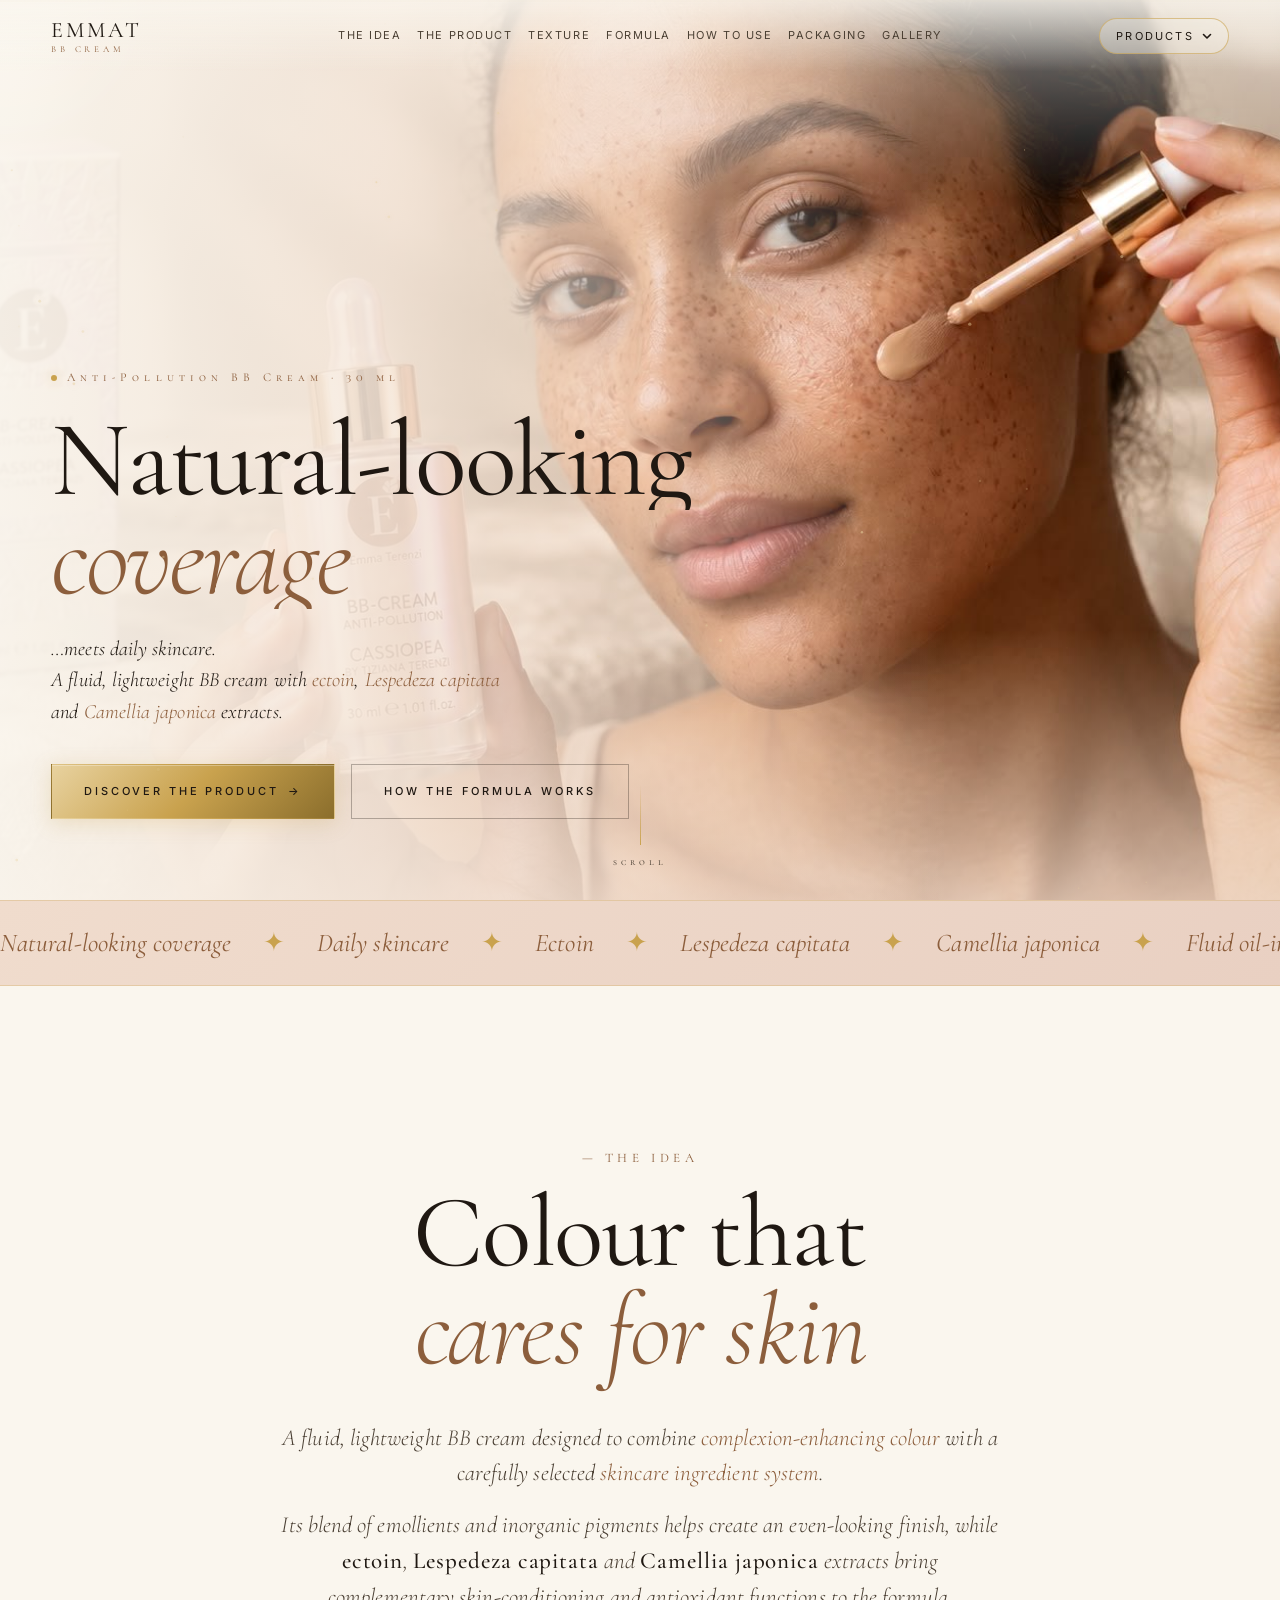
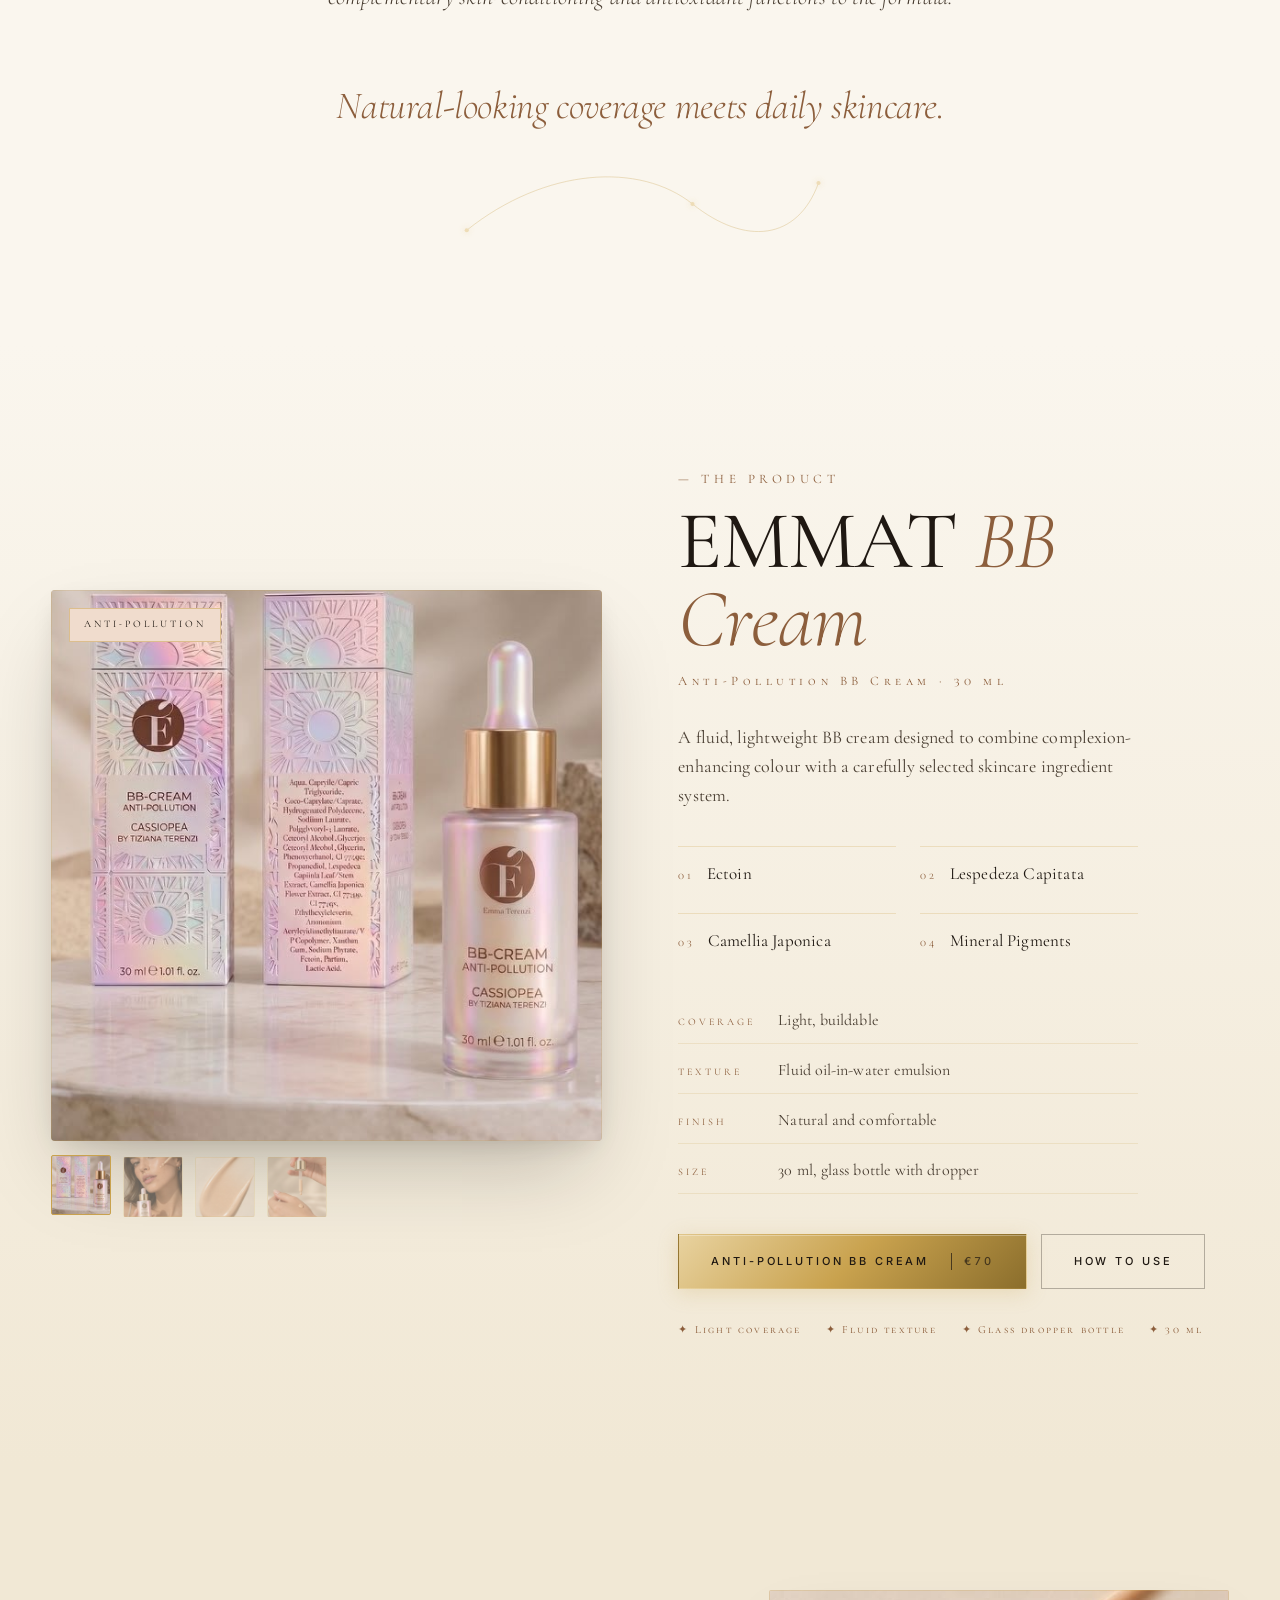
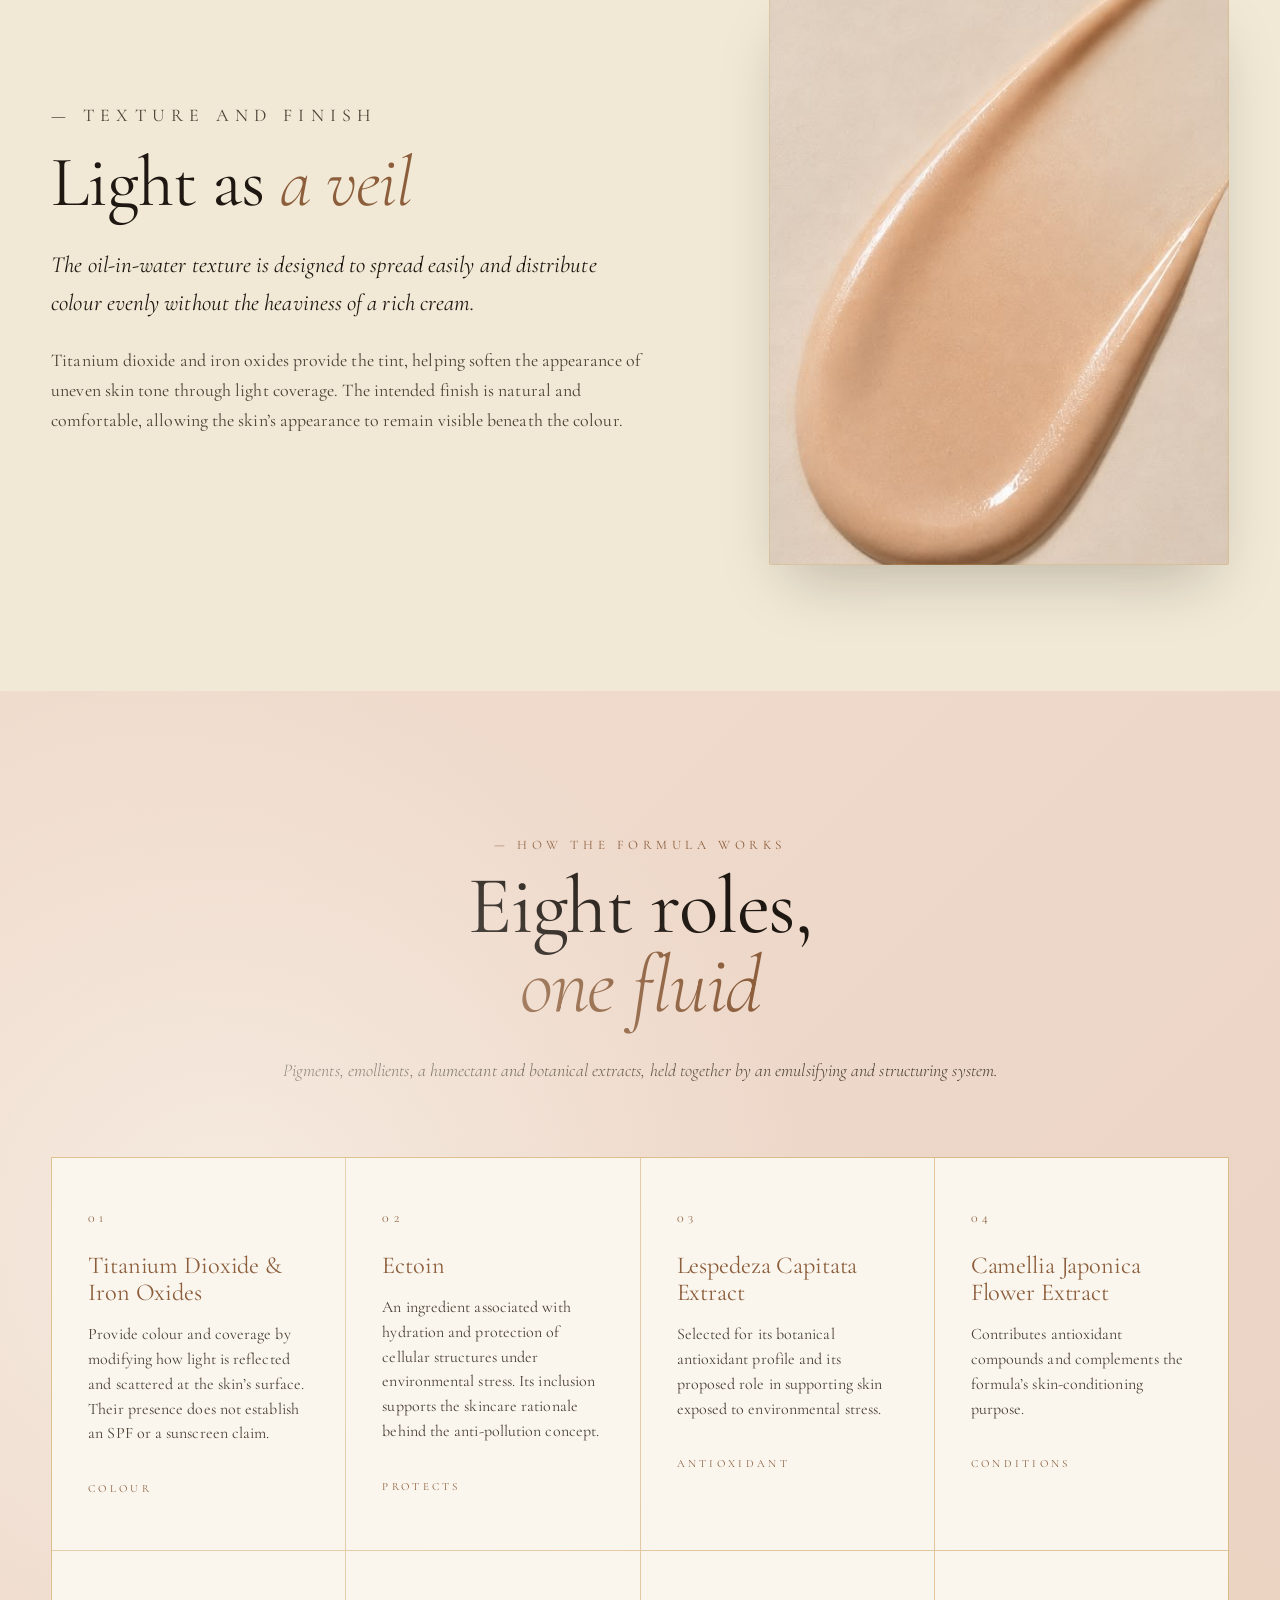
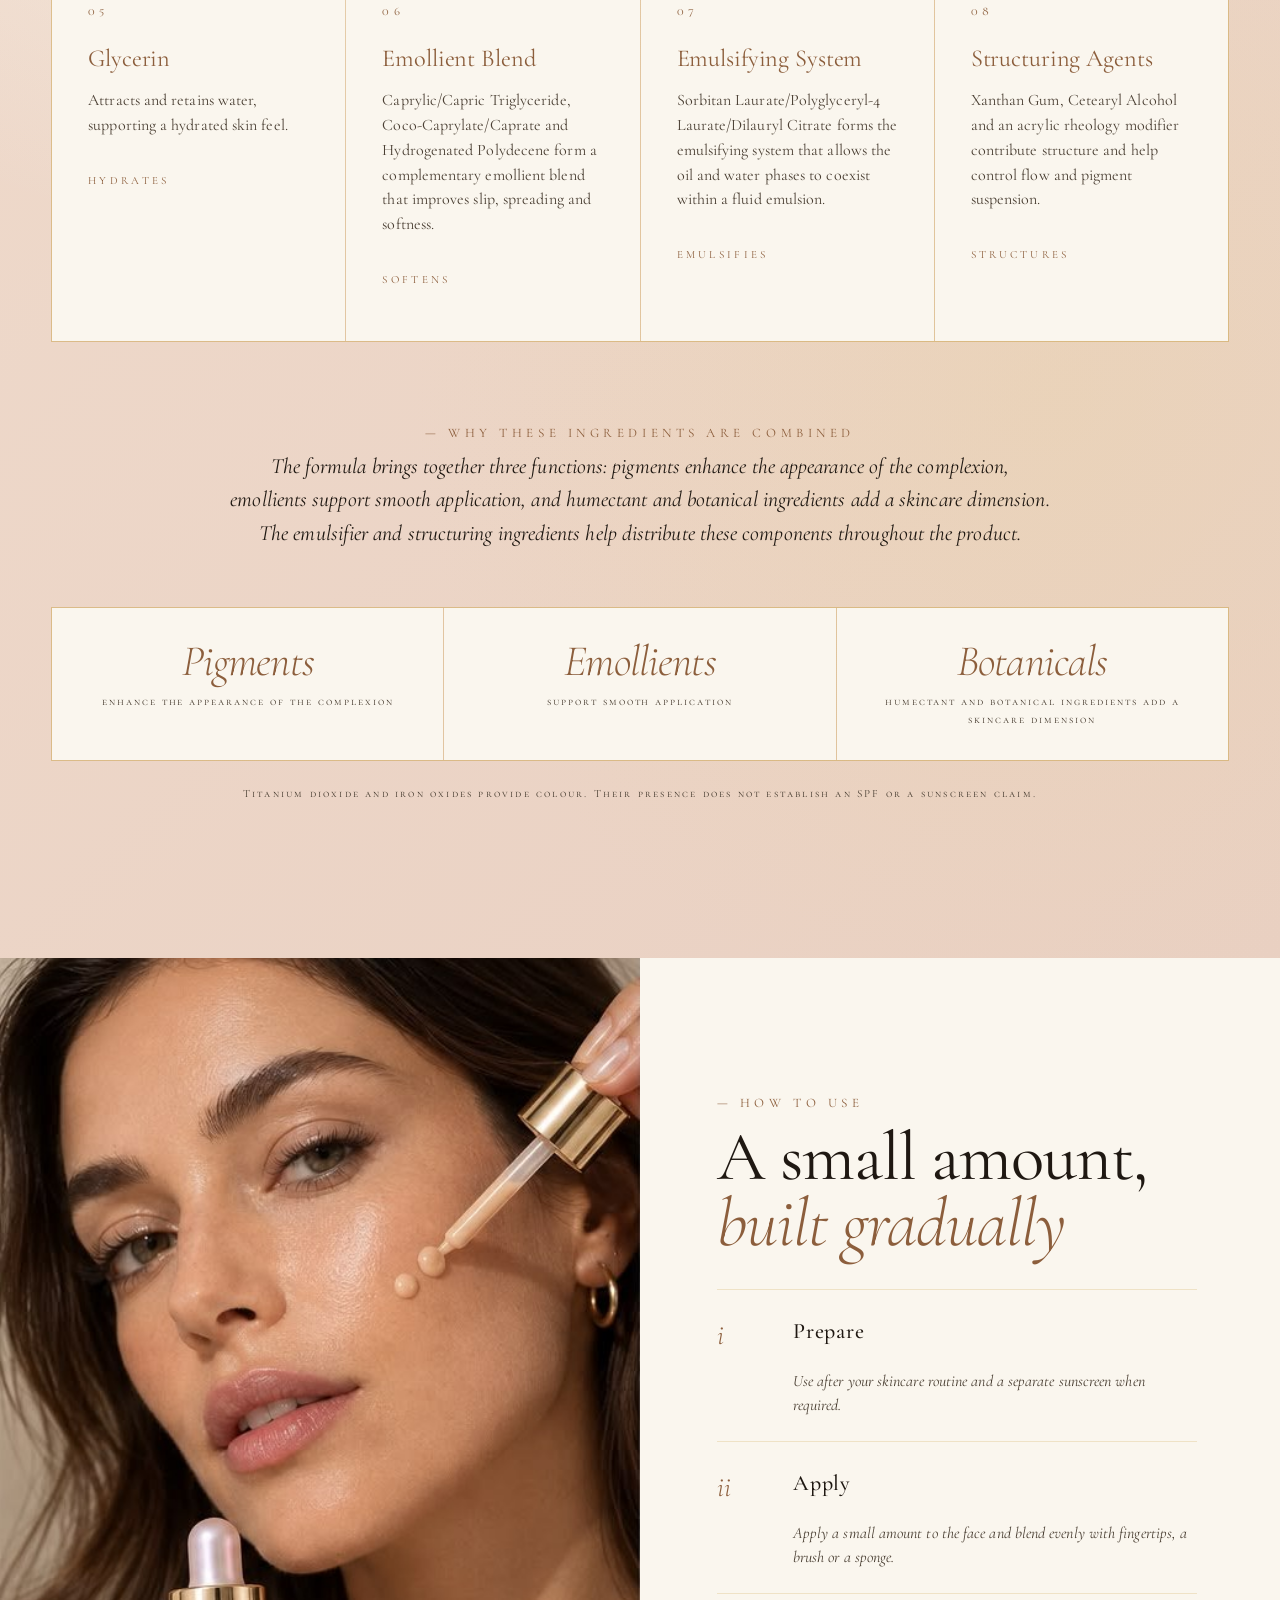
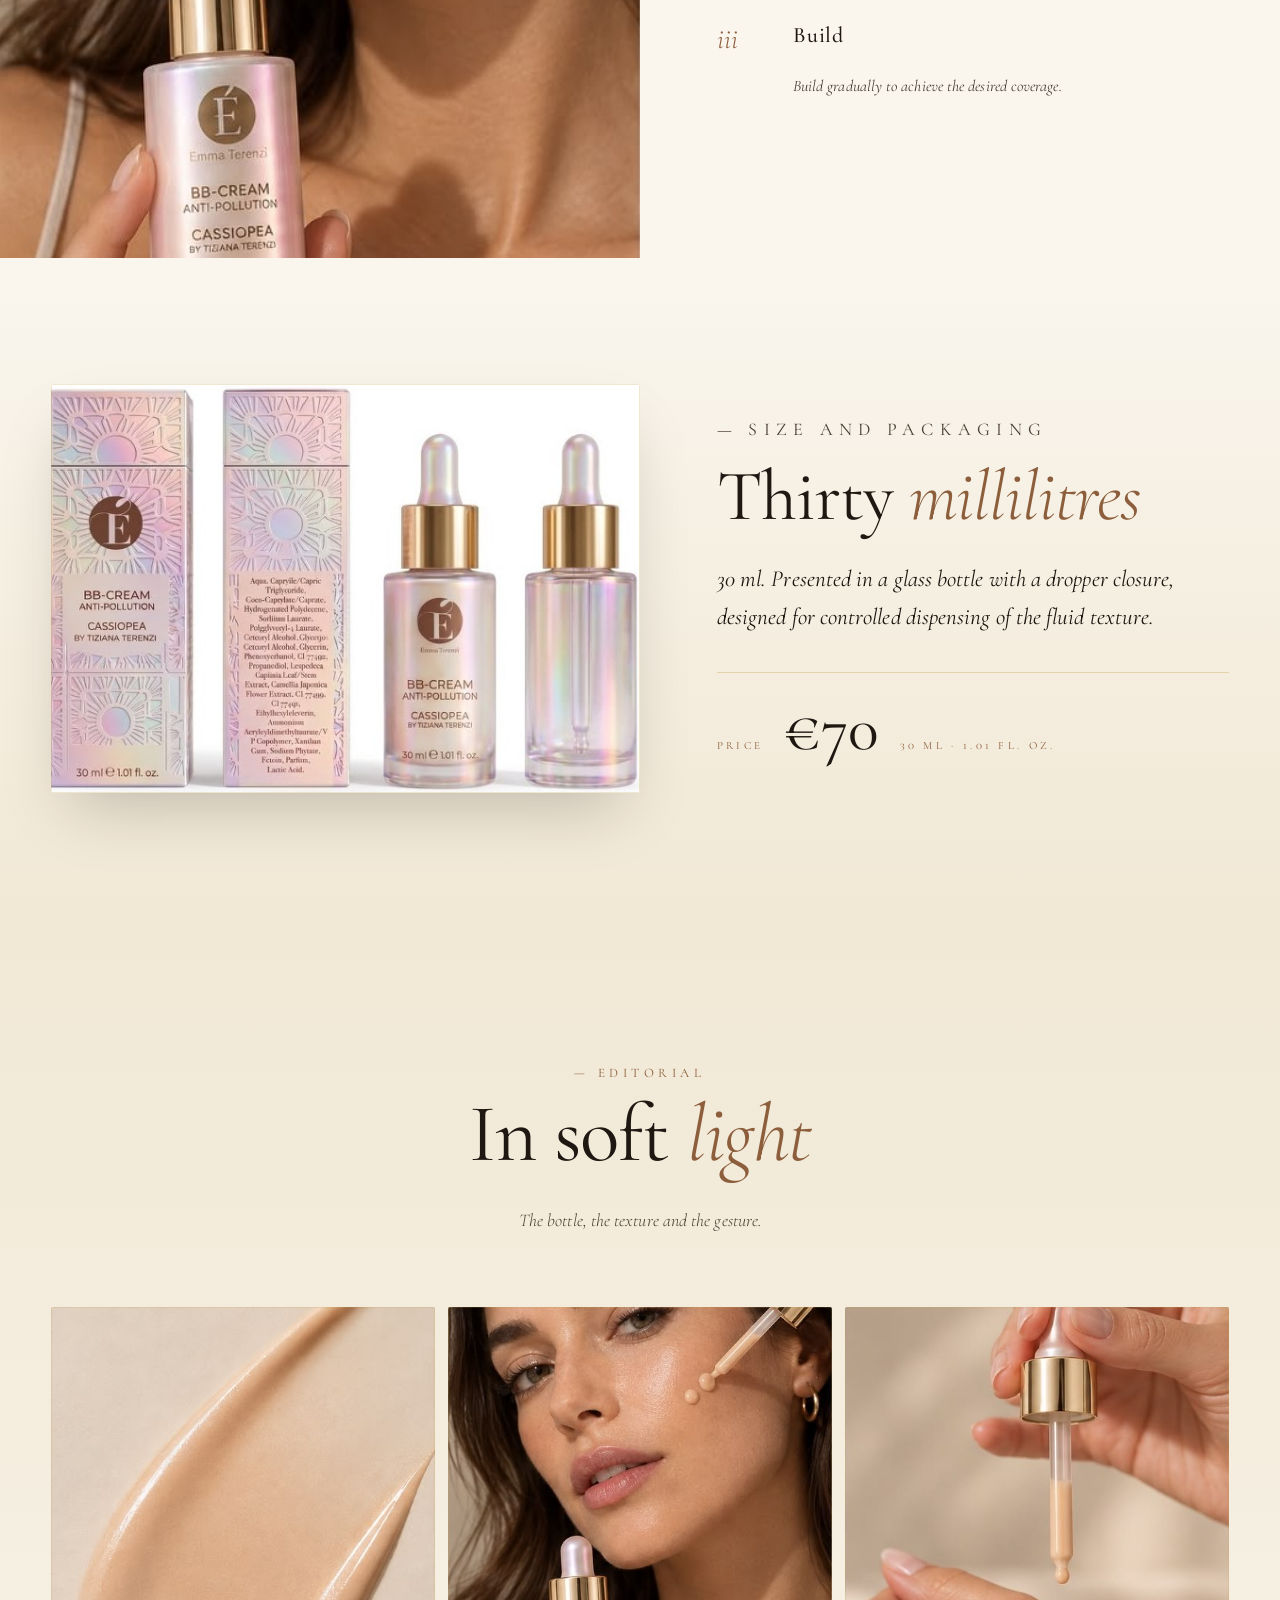
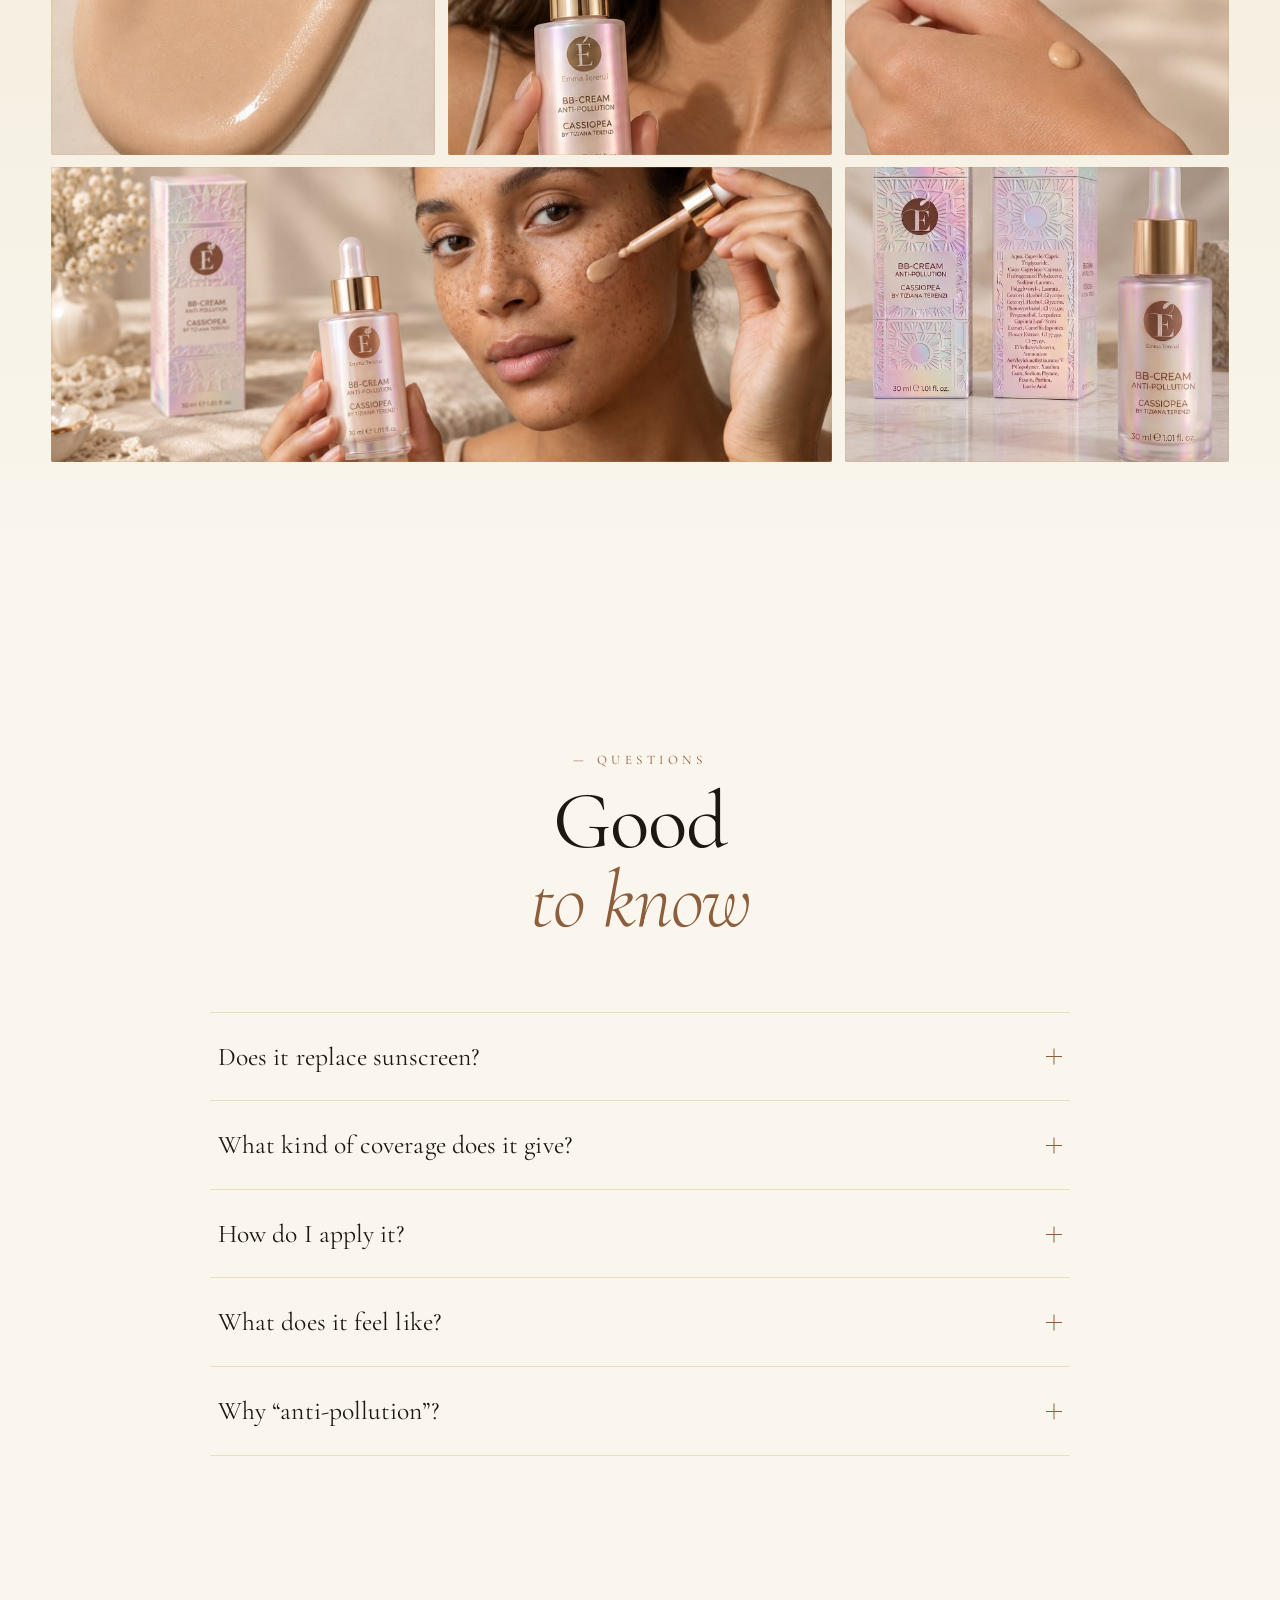
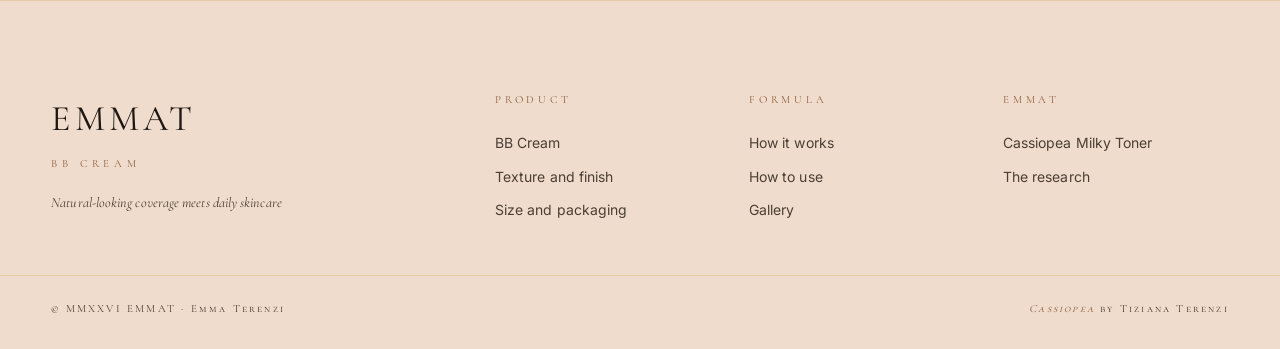
<file: bb-cream.html>
<!doctype html>
<html lang="en">
<head>
<meta charset="utf-8" />
<meta name="viewport" content="width=device-width, initial-scale=1, viewport-fit=cover" />
<meta name="theme-color" content="#F0DCCD" />
<title>EMMAT · BB Cream — Anti-Pollution</title>
<meta name="description" content="EMMAT Anti-Pollution BB Cream, 30 ml. Natural-looking coverage meets daily skincare: a fluid, lightweight BB cream with ectoin, Lespedeza capitata and Camellia japonica extracts." />

<meta property="og:title" content="EMMAT · BB Cream — Anti-Pollution" />
<meta property="og:description" content="Natural-looking coverage meets daily skincare." />
<meta property="og:image" content="assets/img/uploads/new1-1.jpg" />
<meta property="og:type" content="website" />
<meta name="twitter:card" content="summary_large_image" />

<link rel="preconnect" href="https://fonts.googleapis.com" />
<link rel="preconnect" href="https://fonts.gstatic.com" crossorigin />
<link href="https://fonts.googleapis.com/css2?family=Cormorant+Garamond:ital,wght@0,300;0,400;0,500;0,600;1,300;1,400;1,500&family=Cormorant+SC:wght@300;400;500&family=Inter:wght@300;400;500;600&display=swap" rel="stylesheet" />

<link rel="stylesheet" href="product.css" />
<link rel="icon" href="data:image/svg+xml,%3Csvg xmlns='http://www.w3.org/2000/svg' viewBox='0 0 32 32'%3E%3Crect width='32' height='32' fill='%23F0DCCD'/%3E%3Cpath d='M16 6 C11 13 9 17 9 20 a7 7 0 0 0 14 0 C23 17 21 13 16 6z' fill='%23E9C7A8' stroke='%238C5E3C' stroke-width='1.2'/%3E%3C/svg%3E" />
</head>
<body class="theme-bb">

<!-- ===================================================== LOADER -->
<div id="loader" class="loader" aria-hidden="true">
  <svg class="loader-cstl" viewBox="0 0 600 240">
    <g class="ldr-lines" stroke="rgba(201,162,78,.7)" stroke-width="1.4" fill="none">
      <path d="M60,170 C170,60 300,40 380,110 S520,190 550,90" />
    </g>
    <g class="ldr-stars" fill="#C9A24E">
      <circle cx="60" cy="170" r="3.6"/>
      <circle cx="215" cy="72" r="3.6"/>
      <circle cx="380" cy="110" r="3.6"/>
      <circle cx="486" cy="158" r="3.6"/>
      <circle cx="550" cy="90" r="3.6"/>
    </g>
  </svg>
  <div class="loader-mark">
    <span>EMMAT</span>
    <em>BB CREAM</em>
  </div>
</div>

<canvas id="dust" aria-hidden="true"></canvas>
<div id="cursor" aria-hidden="true"><span></span></div>
<div id="progress" aria-hidden="true"><i></i></div>

<header class="nav" id="nav">
  <div class="nav-inner">
    <a href="index.html" class="brand" aria-label="EMMAT — back to the home page">
      <span class="brand-mark">EMMAT</span>
      <span class="brand-sub">BB CREAM</span>
    </a>
    <nav class="nav-links" aria-label="Sections">
      <a href="#manifesto">The idea</a>
      <a href="#prodotto">The Product</a>
      <a href="#texture">Texture</a>
      <a href="#composizione">Formula</a>
      <a href="#rituale">How to use</a>
      <a href="#packaging">Packaging</a>
      <a href="#galleria">Gallery</a>
    </nav>
    <div class="nav-dd">
      <button type="button" class="nav-dd-btn" aria-expanded="false" aria-haspopup="true" aria-controls="productsMenu">Products
        <svg viewBox="0 0 10 10" aria-hidden="true"><polyline points="1.5 3.5 5 7 8.5 3.5"></polyline></svg>
      </button>
      <ul class="nav-dd-menu" id="productsMenu">
        <li><a href="bb-cream.html" aria-current="page">BB CREAM ANTI-POLLUTION</a></li>
        <li><a href="milky-toner.html">MILKY TONER</a></li>
        <li><a href="body-cream.html">ANTI-AGE BODY CREAM</a></li>
      </ul>
    </div>
    <button class="nav-burger" aria-label="Open menu" aria-expanded="false">
      <span></span><span></span><span></span>
    </button>
  </div>
</header>

<main id="top">

<!-- ============================================================= HERO -->
<section class="hero" aria-labelledby="hero-title">
  <img class="hero-video" src="assets/img/uploads/new1-1.jpg" width="1700" height="925" alt="EMMAT Anti-Pollution BB Cream: a woman holds the dropper to her cheek, the bottle in her hand and its box on the table behind" />
  <div class="hero-veil"></div>

  <div class="hero-copy">
    <p class="hero-eyebrow"><span class="dot"></span> Anti-Pollution BB Cream · 30 ml</p>
    <h1 id="hero-title" class="hero-title">
      <span class="line"><span class="char-wrap">Natural-looking</span></span>
      <span class="line italic"><span class="char-wrap">coverage</span></span>
    </h1>
    <p class="hero-lede">…meets daily skincare.<br/>A fluid, lightweight BB cream with <em>ectoin</em>, <em>Lespedeza capitata</em> and <em>Camellia japonica</em> extracts.</p>
    <div class="hero-actions">
      <a href="#prodotto" class="cta cta-gold magnetic">Discover the product<span class="cta-arrow">→</span></a>
      <a href="#composizione" class="cta cta-ghost">How the formula works</a>
    </div>
  </div>

  <a href="#manifesto" class="hero-scroll" aria-label="Scroll">
    <span></span>
    <em>scroll</em>
  </a>
</section>

<!-- ===================================================== MARQUEE -->
<section class="marquee" aria-hidden="true">
  <div class="marquee-track">
    <span>Natural-looking coverage</span><span class="dot">✦</span>
    <span>Daily skincare</span><span class="dot">✦</span>
    <span>Ectoin</span><span class="dot">✦</span>
    <span>Lespedeza capitata</span><span class="dot">✦</span>
    <span>Camellia japonica</span><span class="dot">✦</span>
    <span>Fluid oil-in-water texture</span><span class="dot">✦</span>
    <span>30 ml dropper bottle</span><span class="dot">✦</span>
    <span>Cassiopea by Tiziana Terenzi</span><span class="dot">✦</span>
    <span>Natural-looking coverage</span><span class="dot">✦</span>
    <span>Daily skincare</span><span class="dot">✦</span>
    <span>Ectoin</span><span class="dot">✦</span>
    <span>Lespedeza capitata</span><span class="dot">✦</span>
    <span>Camellia japonica</span><span class="dot">✦</span>
    <span>Fluid oil-in-water texture</span><span class="dot">✦</span>
  </div>
</section>

<!-- ======================================================= MANIFESTO -->
<section id="manifesto" class="manifesto">
  <div class="container">
    <div class="reveal">
      <p class="eyebrow">— the idea</p>
      <h2 class="display">
        Colour that<br/>
        <span class="italic">cares for skin</span>
      </h2>

      <div class="vo">
        <p>A fluid, lightweight BB cream designed to combine <em>complexion-enhancing colour</em> with a carefully selected <em>skincare ingredient system</em>.</p>
        <p>Its blend of emollients and inorganic pigments helps create an even-looking finish, while <strong>ectoin</strong>, <strong>Lespedeza capitata</strong> and <strong>Camellia japonica</strong> extracts bring complementary skin-conditioning and antioxidant functions to the formula.</p>
        <p class="vo-tag">Natural-looking coverage meets daily skincare.</p>
      </div>
    </div>
  </div>

  <svg class="manifesto-cstl" viewBox="0 0 800 240" aria-hidden="true">
    <g class="cstl-draw" stroke="rgba(201,162,78,.7)" stroke-width="1.2" fill="none" stroke-dasharray="1" stroke-dashoffset="1">
      <path d="M70,170 C220,50 400,40 500,120 S700,190 740,80" />
    </g>
    <g class="cstl-stars" fill="#E8D29F">
      <circle cx="70"  cy="170" r="4"/>
      <circle cx="500" cy="120" r="4"/>
      <circle cx="740" cy="80" r="4"/>
    </g>
  </svg>
</section>

<!-- ========================================================= PRODOTTO -->
<section id="prodotto" class="product">
  <div class="container product-grid">
    <div class="product-visual reveal">
      <div class="product-frame">
        <span class="badge">Anti-Pollution</span>
        <img src="assets/img/bb-packshot.jpg" alt="EMMAT Anti-Pollution BB Cream — the dropper bottle beside its box" loading="lazy" />
      </div>
      <div class="product-thumbs">
        <button type="button" class="ptn active" data-img="assets/img/bb-packshot.jpg" data-alt="EMMAT Anti-Pollution BB Cream — the dropper bottle beside its box" aria-label="Bottle and box"></button>
        <button type="button" class="ptn" data-img="assets/img/bb-portrait.jpg" data-alt="The BB cream dotted onto the cheek with the dropper" aria-label="The BB cream applied to the cheek"></button>
        <button type="button" class="ptn" data-img="assets/img/bb-texture.jpg" data-alt="A swatch of the BB cream: a fluid, glossy beige stroke" aria-label="Texture swatch"></button>
        <button type="button" class="ptn" data-img="assets/img/bb-dropper.jpg" data-alt="A drop of BB cream on the back of the hand" aria-label="A drop on the back of the hand"></button>
      </div>
    </div>

    <div class="product-copy reveal">
      <p class="eyebrow">— the product</p>
      <h2 class="display">EMMAT <span class="italic">BB Cream</span></h2>
      <p class="product-tag">Anti-Pollution BB Cream · 30 ml</p>

      <p class="product-lede">
        A fluid, lightweight BB cream designed to combine complexion-enhancing
        colour with a carefully selected skincare ingredient system.
      </p>

      <ul class="product-ingredients" id="ingredient-pills">
        <li tabindex="0" data-tip="Associated with hydration and protection of cellular structures under environmental stress."><span>01</span> Ectoin</li>
        <li tabindex="0" data-tip="Selected for its botanical antioxidant profile."><span>02</span> Lespedeza Capitata</li>
        <li tabindex="0" data-tip="Contributes antioxidant compounds and complements the skin-conditioning purpose."><span>03</span> Camellia Japonica</li>
        <li tabindex="0" data-tip="Titanium dioxide and iron oxides provide the tint. No SPF or sunscreen claim."><span>04</span> Mineral Pigments</li>
      </ul>

      <dl class="product-meta">
        <div><dt>Coverage</dt><dd>Light, buildable</dd></div>
        <div><dt>Texture</dt><dd>Fluid oil-in-water emulsion</dd></div>
        <div><dt>Finish</dt><dd>Natural and comfortable</dd></div>
        <div><dt>Size</dt><dd>30 ml, glass bottle with dropper</dd></div>
      </dl>

      <div class="product-actions">
        <a href="#packaging" id="shop" class="cta cta-gold magnetic">Anti-Pollution BB Cream<span class="cta-price">€70</span></a>
        <a href="#rituale" class="cta cta-ghost">How to use</a>
      </div>

      <ul class="trust">
        <li>✦ Light coverage</li>
        <li>✦ Fluid texture</li>
        <li>✦ Glass dropper bottle</li>
        <li>✦ 30 ml</li>
      </ul>
    </div>
  </div>
</section>

<!-- ========================================================== TEXTURE -->
<section id="texture" class="texture">
  <div class="container texture-grid">
    <div class="texture-copy reveal">
      <p class="eyebrow">— texture and finish</p>
      <h2 class="display">Light as <span class="italic">a veil</span></h2>
      <p class="big">
        The oil-in-water texture is designed to spread easily and distribute
        colour evenly without the heaviness of a rich cream.
      </p>
      <p>
        Titanium dioxide and iron oxides provide the tint, helping soften the
        appearance of uneven skin tone through light coverage. The intended
        finish is natural and comfortable, allowing the skin’s appearance to
        remain visible beneath the colour.
      </p>
    </div>
    <figure class="texture-visual reveal">
      <img src="assets/img/bb-texture.jpg" width="501" height="1024" alt="A swatch of the BB cream: a fluid, glossy beige stroke" loading="lazy" />
    </figure>
  </div>
</section>

<!-- ===================================================== COMPOSIZIONE -->
<section id="composizione" class="ingredients">
  <div class="container">
    <div class="reveal section-head">
      <p class="eyebrow">— how the formula works</p>
      <h2 class="display">Eight roles,<br/><span class="italic">one fluid</span></h2>
      <p class="section-lede">Pigments, emollients, a humectant and botanical extracts, held together by an emulsifying and structuring system.</p>
    </div>

    <div class="ing-grid">
      <article class="ing reveal">
        <div class="ing-glow"></div>
        <div class="ing-num">01</div>
        <h3>Titanium Dioxide &amp; Iron Oxides</h3>
        <p>Provide colour and coverage by modifying how light is reflected and scattered at the skin’s surface. Their presence does not establish an SPF or a sunscreen claim.</p>
        <em>colour</em>
      </article>
      <article class="ing reveal">
        <div class="ing-glow"></div>
        <div class="ing-num">02</div>
        <h3>Ectoin</h3>
        <p>An ingredient associated with hydration and protection of cellular structures under environmental stress. Its inclusion supports the skincare rationale behind the anti-pollution concept.</p>
        <em>protects</em>
      </article>
      <article class="ing reveal">
        <div class="ing-glow"></div>
        <div class="ing-num">03</div>
        <h3>Lespedeza Capitata Extract</h3>
        <p>Selected for its botanical antioxidant profile and its proposed role in supporting skin exposed to environmental stress.</p>
        <em>antioxidant</em>
      </article>
      <article class="ing reveal">
        <div class="ing-glow"></div>
        <div class="ing-num">04</div>
        <h3>Camellia Japonica Flower Extract</h3>
        <p>Contributes antioxidant compounds and complements the formula’s skin-conditioning purpose.</p>
        <em>conditions</em>
      </article>
      <article class="ing reveal">
        <div class="ing-glow"></div>
        <div class="ing-num">05</div>
        <h3>Glycerin</h3>
        <p>Attracts and retains water, supporting a hydrated skin feel.</p>
        <em>hydrates</em>
      </article>
      <article class="ing reveal">
        <div class="ing-glow"></div>
        <div class="ing-num">06</div>
        <h3>Emollient Blend</h3>
        <p>Caprylic/Capric Triglyceride, Coco-Caprylate/Caprate and Hydrogenated Polydecene form a complementary emollient blend that improves slip, spreading and softness.</p>
        <em>softens</em>
      </article>
      <article class="ing reveal">
        <div class="ing-glow"></div>
        <div class="ing-num">07</div>
        <h3>Emulsifying System</h3>
        <p>Sorbitan Laurate/Polyglyceryl-4 Laurate/Dilauryl Citrate forms the emulsifying system that allows the oil and water phases to coexist within a fluid emulsion.</p>
        <em>emulsifies</em>
      </article>
      <article class="ing reveal">
        <div class="ing-glow"></div>
        <div class="ing-num">08</div>
        <h3>Structuring Agents</h3>
        <p>Xanthan Gum, Cetearyl Alcohol and an acrylic rheology modifier contribute structure and help control flow and pigment suspension.</p>
        <em>structures</em>
      </article>
    </div>

    <div class="why reveal">
      <p class="eyebrow">— why these ingredients are combined</p>
      <p class="why-text">The formula brings together three functions: pigments enhance the appearance of the complexion, emollients support smooth application, and humectant and botanical ingredients add a skincare dimension. The emulsifier and structuring ingredients help distribute these components throughout the product.</p>
    </div>

    <div class="formula-strip three reveal">
      <div><b>Pigments</b><span>enhance the appearance of the complexion</span></div>
      <div><b>Emollients</b><span>support smooth application</span></div>
      <div><b>Botanicals</b><span>humectant and botanical ingredients add a skincare dimension</span></div>
    </div>
    <p class="footnote">Titanium dioxide and iron oxides provide colour. Their presence does not establish an SPF or a sunscreen claim.</p>
  </div>
</section>

<!-- ======================================================== RITUALE -->
<section id="rituale" class="ritual">
  <div class="ritual-image reveal">
    <img src="assets/img/bb-portrait.jpg" alt="The BB cream dotted onto the cheek with the dropper" loading="lazy" />
  </div>
  <div class="ritual-copy">
    <div class="reveal">
      <p class="eyebrow">— how to use</p>
      <h2 class="display">A small amount,<br/><span class="italic">built gradually</span></h2>

      <ol class="steps">
        <li>
          <span class="step-num">i</span>
          <h3>Prepare</h3>
          <p>Use after your skincare routine and a separate sunscreen when required.</p>
        </li>
        <li>
          <span class="step-num">ii</span>
          <h3>Apply</h3>
          <p>Apply a small amount to the face and blend evenly with fingertips, a brush or a sponge.</p>
        </li>
        <li>
          <span class="step-num">iii</span>
          <h3>Build</h3>
          <p>Build gradually to achieve the desired coverage.</p>
        </li>
      </ol>
    </div>
  </div>
</section>

<!-- ======================================================= PACKAGING -->
<section id="packaging" class="packaging">
  <div class="container packaging-grid">
    <figure class="packaging-visual reveal">
      <img src="assets/img/bb-packaging.jpg" width="624" height="434" alt="The BB Cream box, front and side, and the glass dropper bottle, full and empty" loading="lazy" />
    </figure>
    <div class="packaging-copy reveal">
      <p class="eyebrow">— size and packaging</p>
      <h2 class="display">Thirty <span class="italic">millilitres</span></h2>
      <p class="big">30 ml. Presented in a glass bottle with a dropper closure, designed for controlled dispensing of the fluid texture.</p>
      <div class="price-line">
        <span class="price-label">Price</span>
        <strong class="price">€70</strong>
        <span class="price-size">30 ml · 1.01 fl. oz.</span>
      </div>
    </div>
  </div>
</section>

<!-- ======================================================== GALLERIA -->
<section id="galleria" class="gallery">
  <div class="container">
    <div class="reveal section-head">
      <p class="eyebrow">— editorial</p>
      <h2 class="display">In soft <span class="italic">light</span></h2>
      <p class="section-lede">The bottle, the texture and the gesture.</p>
    </div>

    <div class="gallery-grid" id="gallery-grid">
      <figure class="gi reveal s-tall" tabindex="0" role="button" aria-label="Enlarge: texture swatch"><img src="assets/img/bb-texture.jpg" alt="A swatch of the BB cream: a fluid, glossy beige stroke" loading="lazy" /></figure>
      <figure class="gi reveal s-tall" tabindex="0" role="button" aria-label="Enlarge: the BB cream on the cheek"><img src="assets/img/bb-portrait.jpg" alt="The BB cream dotted onto the cheek with the dropper" loading="lazy" /></figure>
      <figure class="gi reveal s-tall" tabindex="0" role="button" aria-label="Enlarge: a drop on the hand"><img src="assets/img/bb-dropper.jpg" alt="A drop of BB cream on the back of the hand" loading="lazy" /></figure>
      <figure class="gi reveal s-wide" tabindex="0" role="button" aria-label="Enlarge: campaign portrait"><img src="assets/img/uploads/new1-1.jpg" alt="The dropper held to the cheek, the bottle in hand, the box on the table" loading="lazy" /></figure>
      <figure class="gi reveal s-1" tabindex="0" role="button" aria-label="Enlarge: bottle and box"><img src="assets/img/bb-packshot.jpg" alt="The BB Cream bottle beside its box" loading="lazy" /></figure>
    </div>
  </div>
</section>

<div id="lightbox" class="lightbox" aria-hidden="true" role="dialog" aria-modal="true" aria-label="Gallery">
  <button type="button" class="lb-close" aria-label="Close">×</button>
  <button type="button" class="lb-prev"  aria-label="Previous">‹</button>
  <button type="button" class="lb-next"  aria-label="Next">›</button>
  <img alt="" />
  <div class="lb-counter"></div>
</div>

<!-- ============================================================ FAQ -->
<section class="faq">
  <div class="container">
    <div class="reveal section-head">
      <p class="eyebrow">— questions</p>
      <h2 class="display">Good<br/><span class="italic">to know</span></h2>
    </div>

    <div class="faq-list">
      <details class="faq-item reveal">
        <summary>Does it replace sunscreen?<i></i></summary>
        <p>No. Titanium dioxide and iron oxides are in the formula to provide colour and coverage; their presence does not establish an SPF or a sunscreen claim. Use a separate sunscreen when required.</p>
      </details>
      <details class="faq-item reveal">
        <summary>What kind of coverage does it give?<i></i></summary>
        <p>Light coverage that helps soften the appearance of uneven skin tone. The finish is natural and comfortable, and the skin’s appearance remains visible beneath the colour. Build gradually to achieve the desired coverage.</p>
      </details>
      <details class="faq-item reveal">
        <summary>How do I apply it?<i></i></summary>
        <p>Apply a small amount to the face and blend evenly with fingertips, a brush or a sponge, after your skincare routine.</p>
      </details>
      <details class="faq-item reveal">
        <summary>What does it feel like?<i></i></summary>
        <p>A fluid oil-in-water texture that spreads easily and distributes colour evenly, without the heaviness of a rich cream.</p>
      </details>
      <details class="faq-item reveal">
        <summary>Why “anti-pollution”?<i></i></summary>
        <p>Ectoin is an ingredient associated with hydration and protection of cellular structures under environmental stress, and Lespedeza capitata extract was selected for its botanical antioxidant profile and its proposed role in supporting skin exposed to environmental stress. Together with Camellia japonica flower extract they form the skincare rationale behind the anti-pollution concept.</p>
      </details>
    </div>
  </div>
</section>

</main>

<!-- ============================================================ STICKY MOBILE CTA -->
<a href="#prodotto" class="sticky-cta" aria-label="The product">
  <span>BB Cream — Anti-Pollution</span>
  <strong>€70 →</strong>
</a>

<footer class="footer">
  <div class="container footer-inner">
    <div class="footer-brand">
      <span class="brand-mark big">EMMAT</span>
      <span class="brand-sub">BB CREAM</span>
      <p class="footer-tag">Natural-looking coverage meets daily skincare</p>
    </div>
    <div class="footer-cols">
      <div>
        <h4>Product</h4>
        <a href="#prodotto">BB Cream</a>
        <a href="#texture">Texture and finish</a>
        <a href="#packaging">Size and packaging</a>
      </div>
      <div>
        <h4>Formula</h4>
        <a href="#composizione">How it works</a>
        <a href="#rituale">How to use</a>
        <a href="#galleria">Gallery</a>
      </div>
      <div>
        <h4>EMMAT</h4>
        <a href="milky-toner.html">Cassiopea Milky Toner</a>
        <a href="index.html#research">The research</a>
      </div>
    </div>
  </div>
  <div class="footer-base">
    <span>© MMXXVI EMMAT · Emma Terenzi</span>
    <span><em>Cassiopea</em> by Tiziana Terenzi</span>
  </div>
</footer>

<script src="app.js"></script>
</body>
</html>
</file>
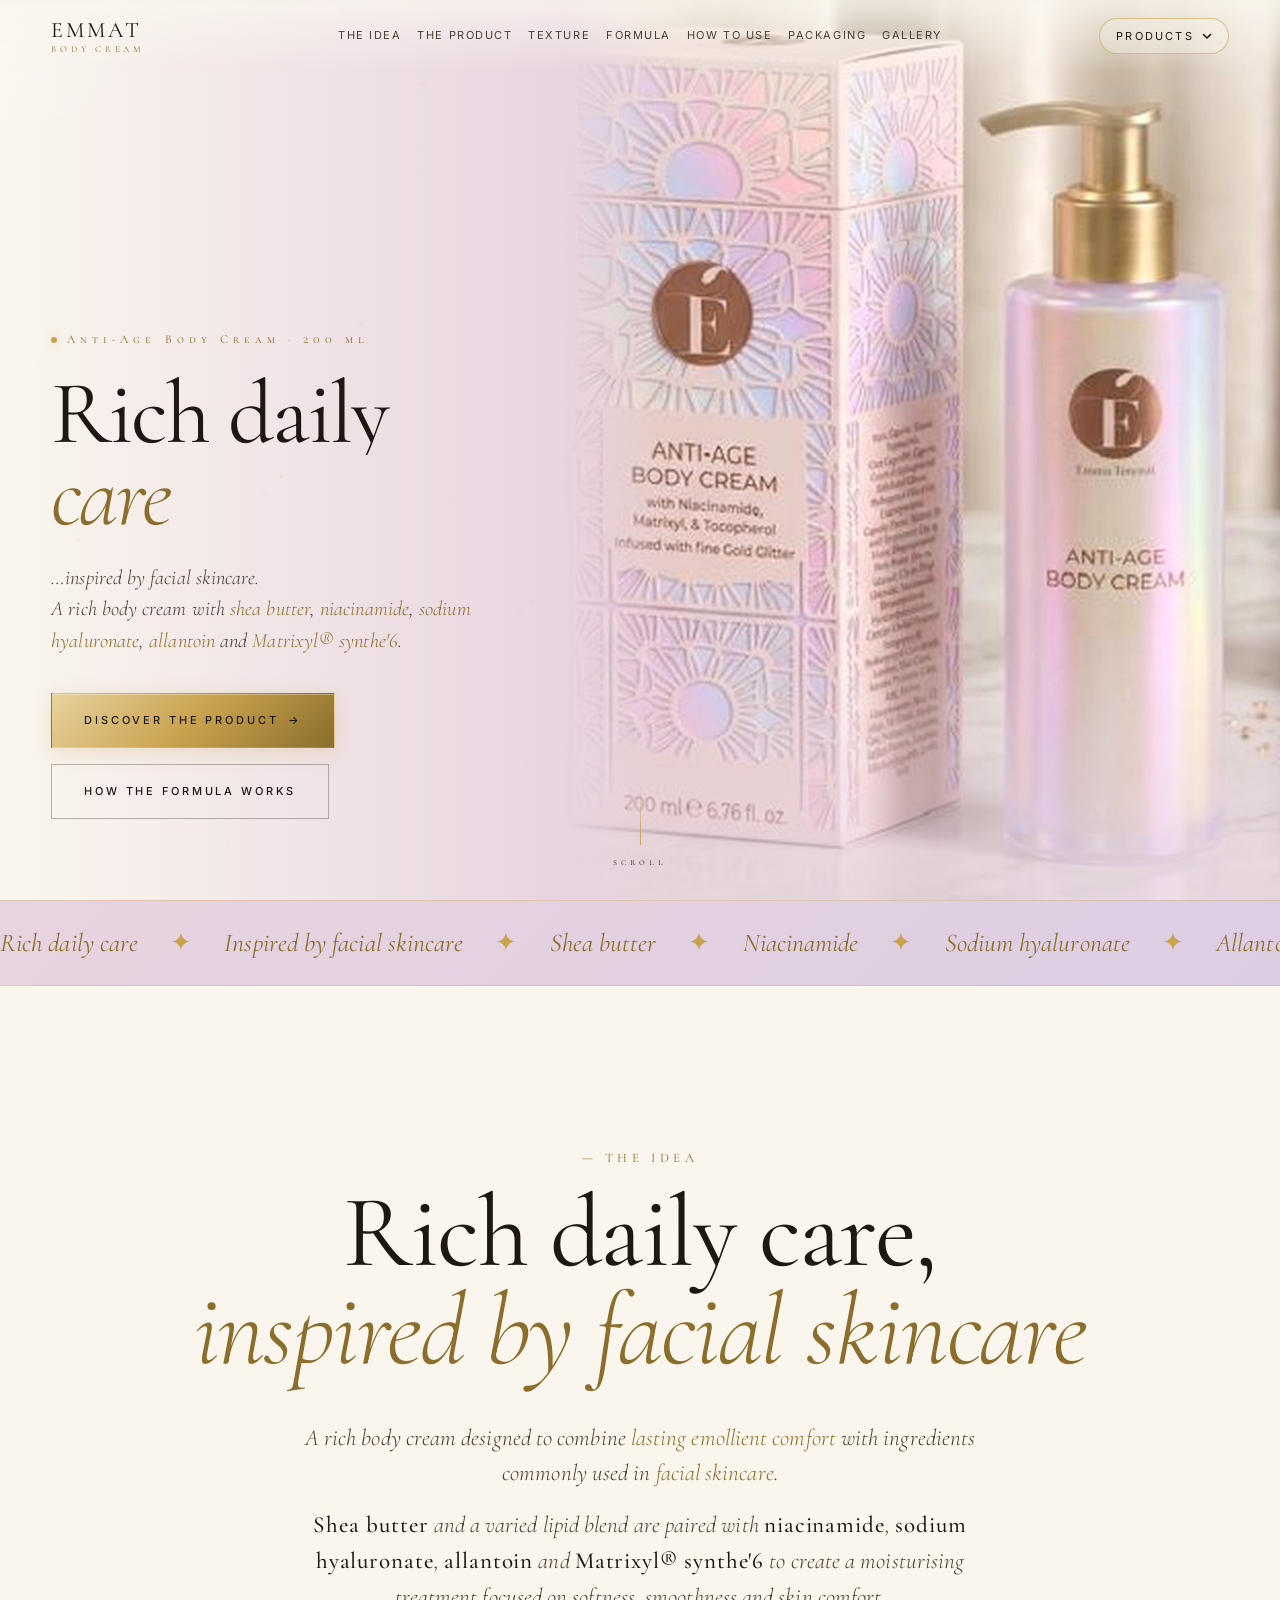
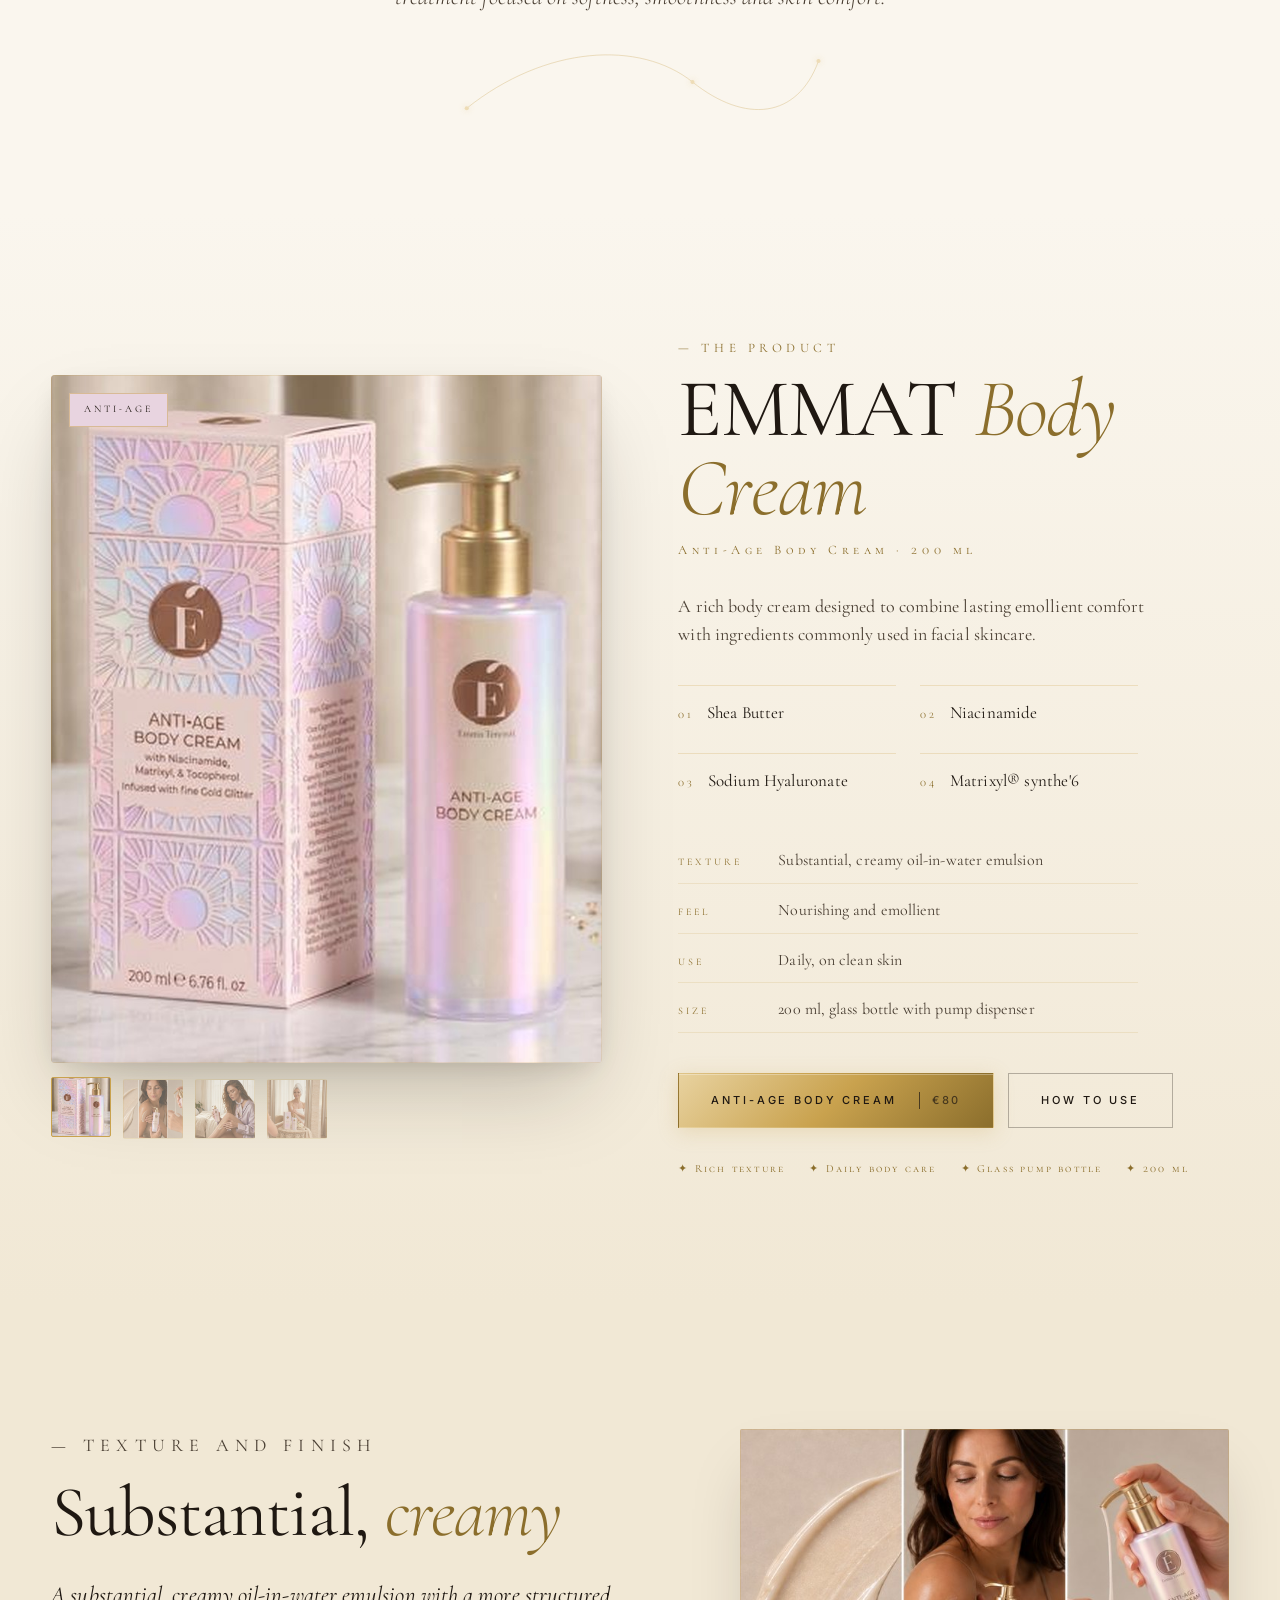
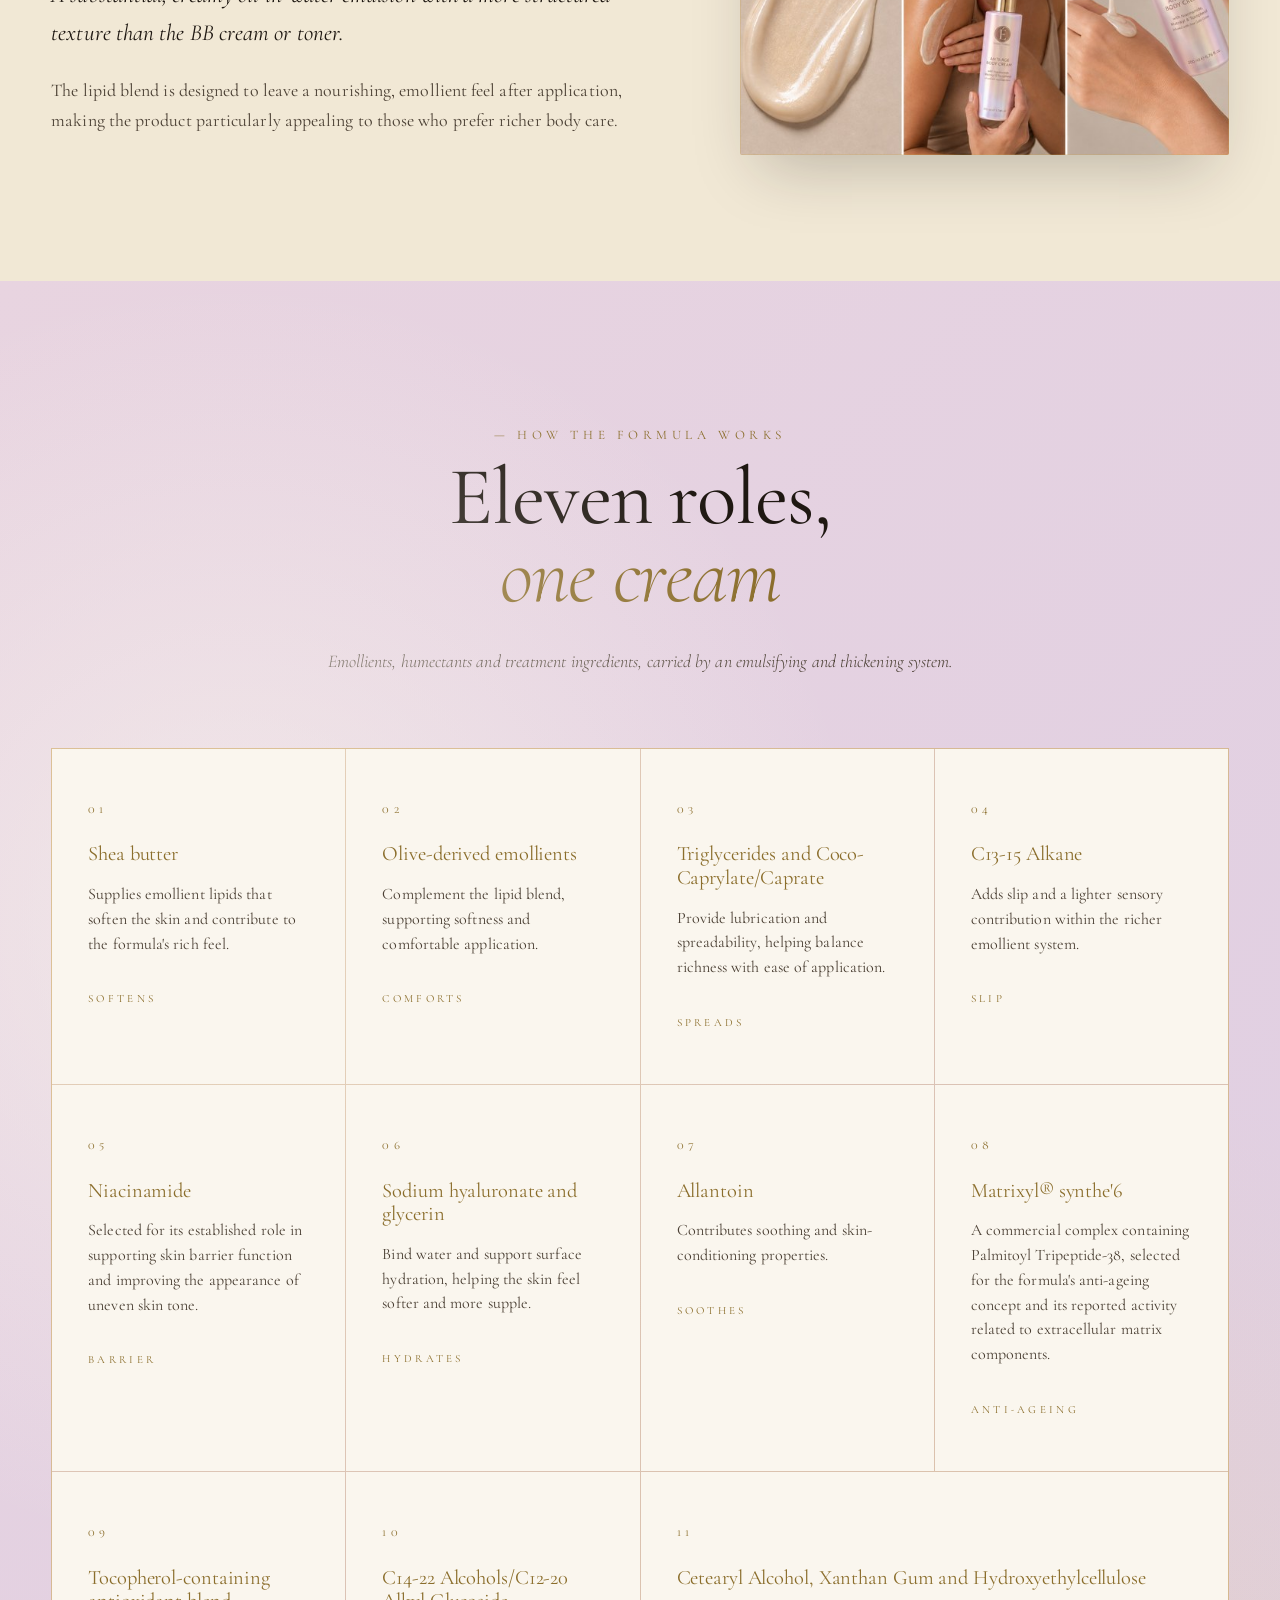
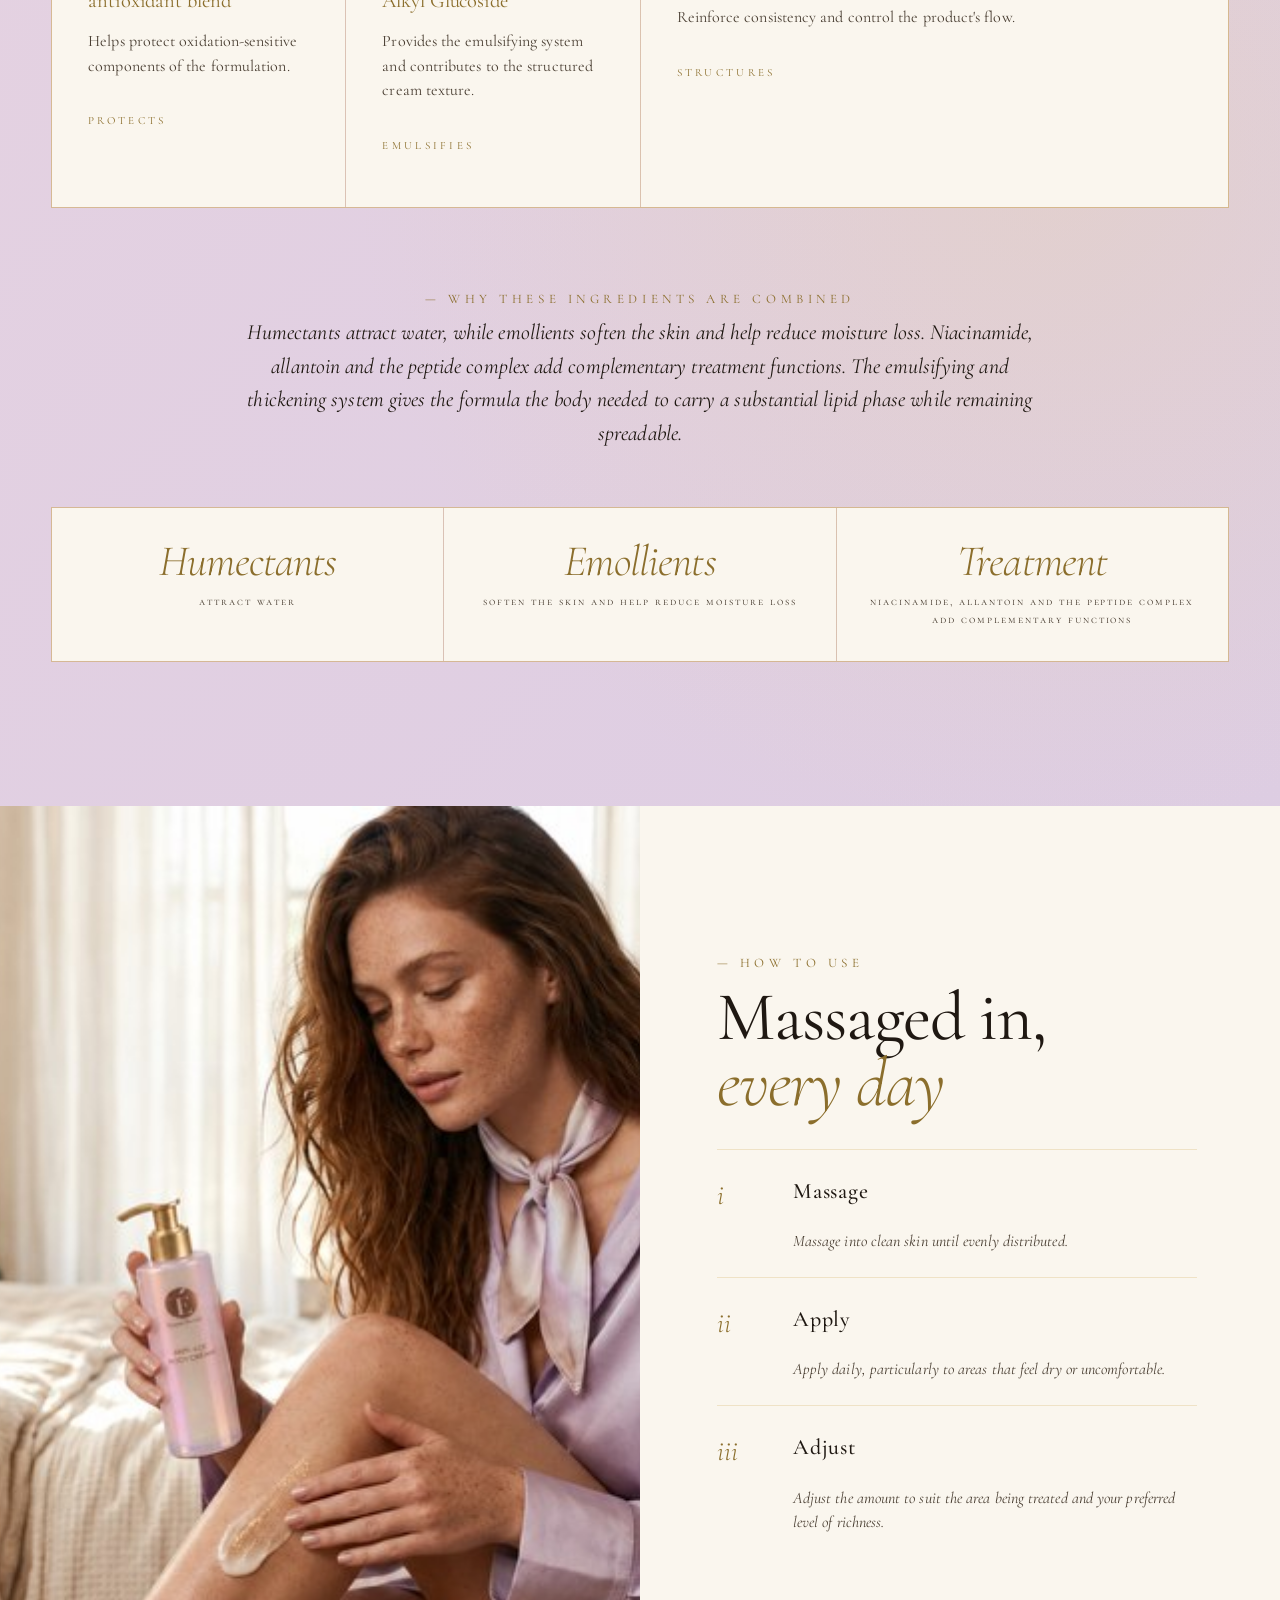
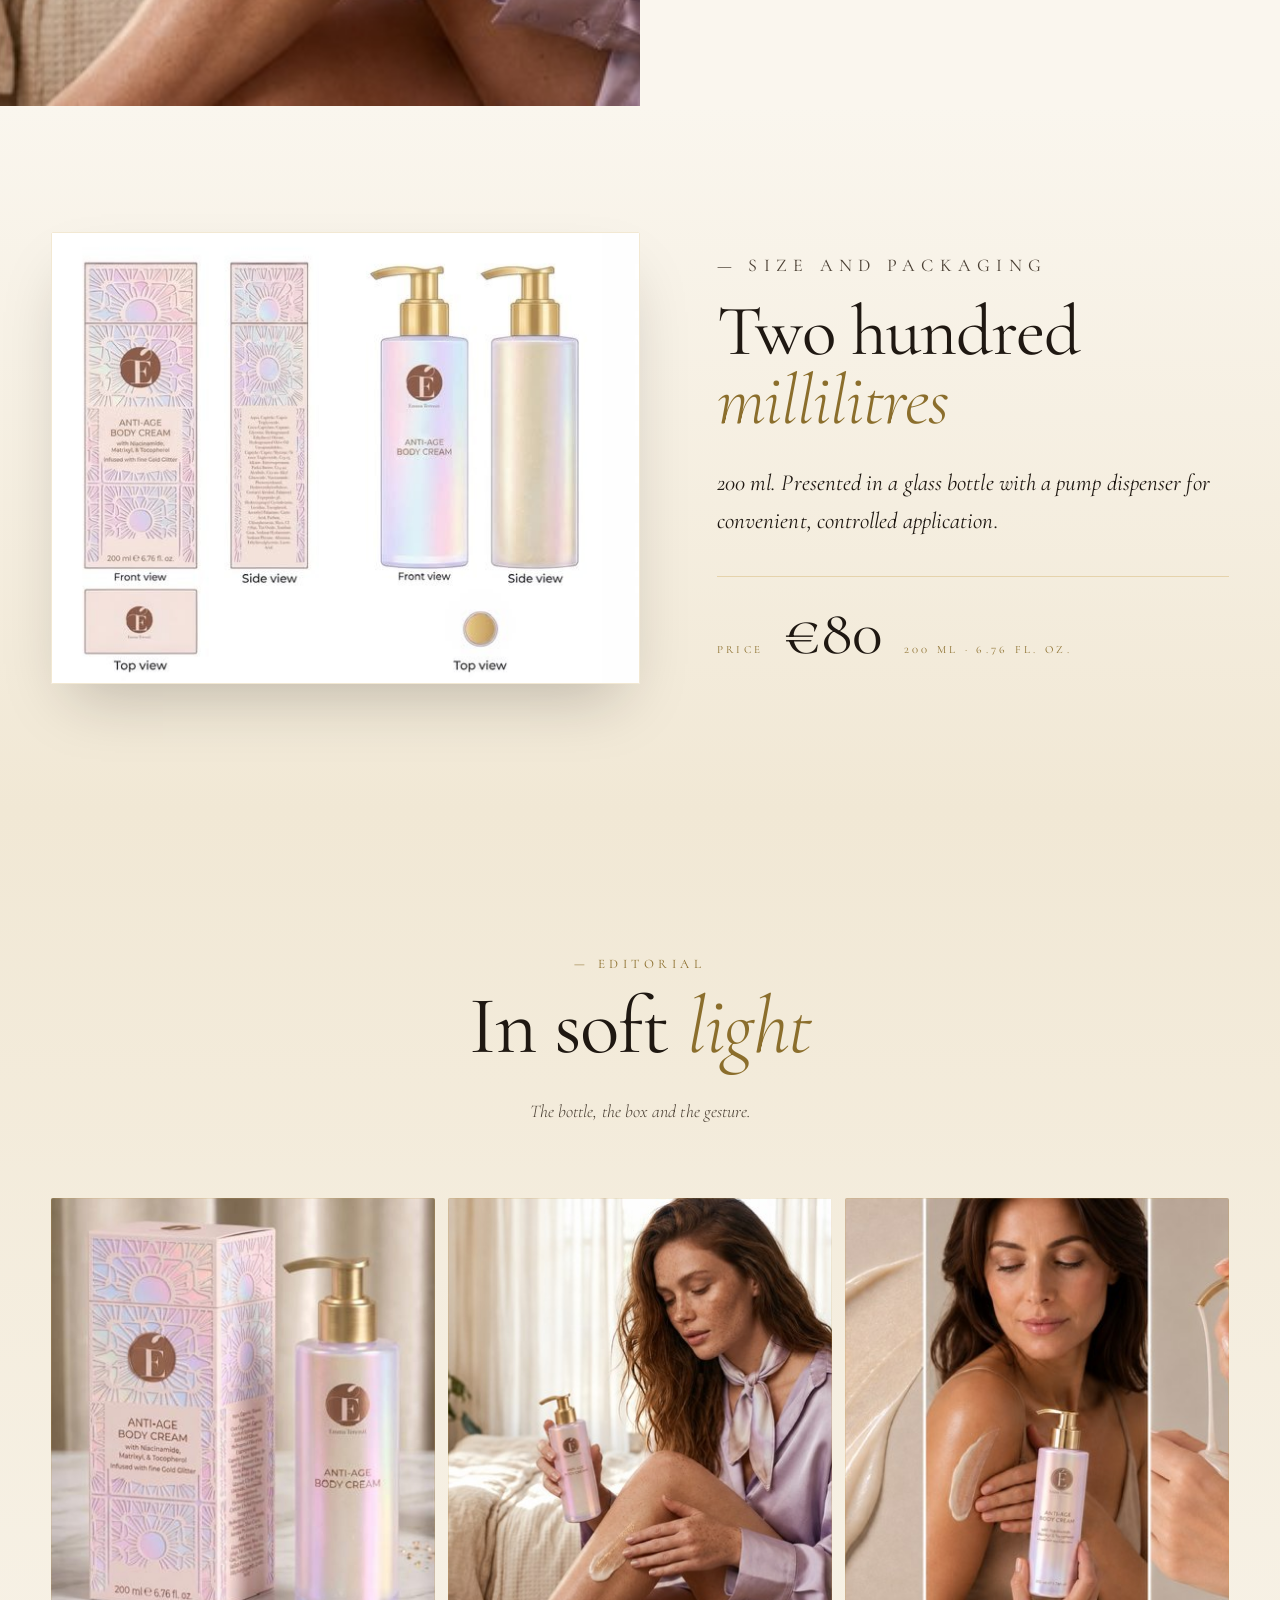
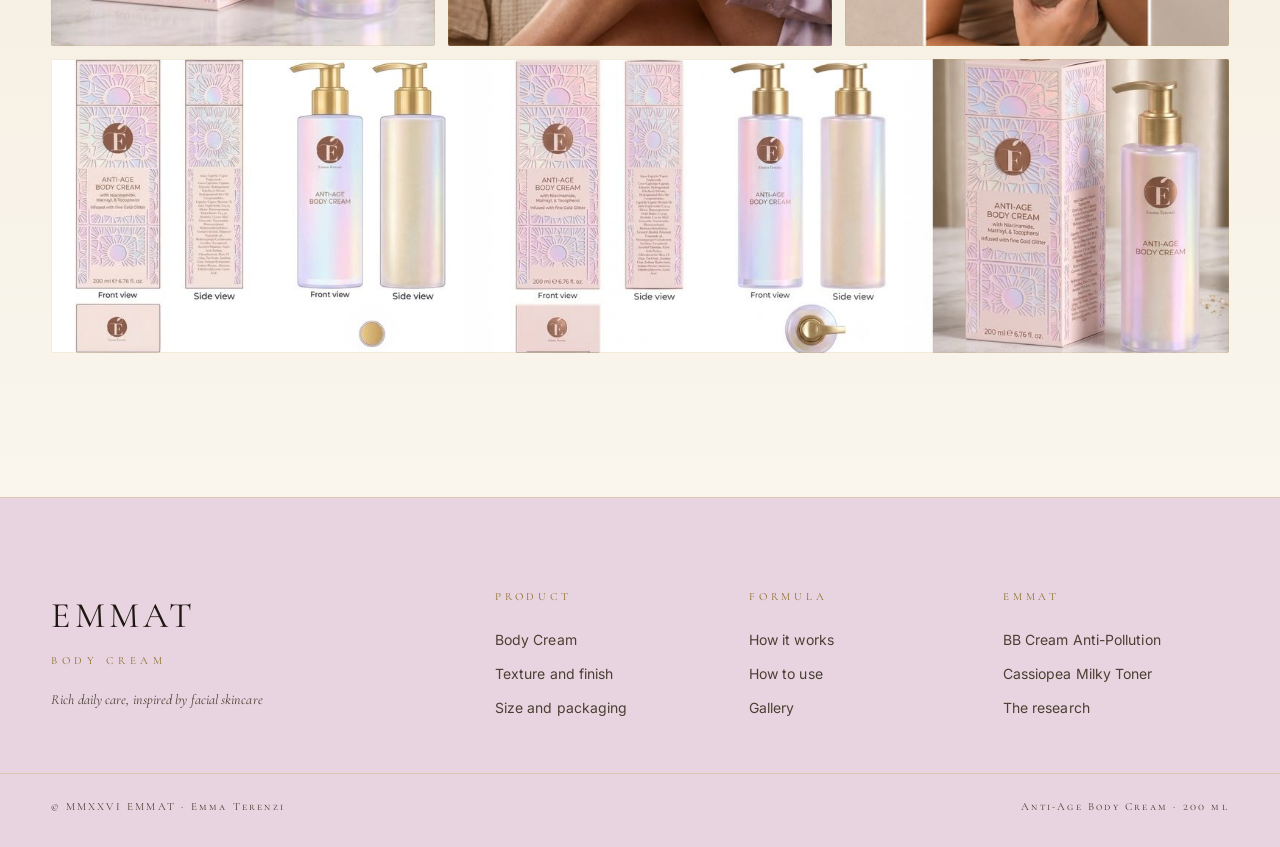
<file: body-cream.html>
<!doctype html>
<html lang="en">
<head>
<meta charset="utf-8" />
<meta name="viewport" content="width=device-width, initial-scale=1, viewport-fit=cover" />
<meta name="theme-color" content="#E8D4E0" />
<title>EMMAT · Body Cream — Anti-Age</title>
<meta name="description" content="EMMAT Anti-Age Body Cream, 200 ml. Rich daily care, inspired by facial skincare: a rich body cream with shea butter, niacinamide, sodium hyaluronate, allantoin and Matrixyl® synthe'6." />

<meta property="og:title" content="EMMAT · Body Cream — Anti-Age" />
<meta property="og:description" content="Rich daily care, inspired by facial skincare." />
<meta property="og:image" content="assets/img/thesis-body-product.jpg" />
<meta property="og:type" content="website" />
<meta name="twitter:card" content="summary_large_image" />

<link rel="preconnect" href="https://fonts.googleapis.com" />
<link rel="preconnect" href="https://fonts.gstatic.com" crossorigin />
<link href="https://fonts.googleapis.com/css2?family=Cormorant+Garamond:ital,wght@0,300;0,400;0,500;0,600;1,300;1,400;1,500&family=Cormorant+SC:wght@300;400;500&family=Inter:wght@300;400;500;600&display=swap" rel="stylesheet" />

<link rel="stylesheet" href="product.css" />
<link rel="icon" href="data:image/svg+xml,%3Csvg xmlns='http://www.w3.org/2000/svg' viewBox='0 0 32 32'%3E%3Crect width='32' height='32' fill='%23E8D4E0'/%3E%3Crect x='14' y='5' width='4' height='6' fill='%23C9A24E'/%3E%3Crect x='10' y='11' width='12' height='17' rx='2' fill='%23DDCDE3' stroke='%238B6E2C' stroke-width='1.2'/%3E%3C/svg%3E" />
</head>
<body class="theme-body">

<!-- ===================================================== LOADER -->
<div id="loader" class="loader" aria-hidden="true">
  <svg class="loader-cstl" viewBox="0 0 600 240">
    <g class="ldr-lines" stroke="rgba(201,162,78,.7)" stroke-width="1.4" fill="none">
      <path d="M60,170 C170,60 300,40 380,110 S520,190 550,90" />
    </g>
    <g class="ldr-stars" fill="#C9A24E">
      <circle cx="60" cy="170" r="3.6"/>
      <circle cx="215" cy="72" r="3.6"/>
      <circle cx="380" cy="110" r="3.6"/>
      <circle cx="486" cy="158" r="3.6"/>
      <circle cx="550" cy="90" r="3.6"/>
    </g>
  </svg>
  <div class="loader-mark">
    <span>EMMAT</span>
    <em>BODY CREAM</em>
  </div>
</div>

<canvas id="dust" aria-hidden="true"></canvas>
<div id="cursor" aria-hidden="true"><span></span></div>
<div id="progress" aria-hidden="true"><i></i></div>

<header class="nav" id="nav">
  <div class="nav-inner">
    <a href="index.html" class="brand" aria-label="EMMAT — back to the home page">
      <span class="brand-mark">EMMAT</span>
      <span class="brand-sub">BODY CREAM</span>
    </a>
    <nav class="nav-links" aria-label="Sections">
      <a href="#manifesto">The idea</a>
      <a href="#prodotto">The Product</a>
      <a href="#texture">Texture</a>
      <a href="#composizione">Formula</a>
      <a href="#rituale">How to use</a>
      <a href="#packaging">Packaging</a>
      <a href="#galleria">Gallery</a>
    </nav>
    <div class="nav-dd">
      <button type="button" class="nav-dd-btn" aria-expanded="false" aria-haspopup="true" aria-controls="productsMenu">Products
        <svg viewBox="0 0 10 10" aria-hidden="true"><polyline points="1.5 3.5 5 7 8.5 3.5"></polyline></svg>
      </button>
      <ul class="nav-dd-menu" id="productsMenu">
        <li><a href="bb-cream.html">BB CREAM ANTI-POLLUTION</a></li>
        <li><a href="milky-toner.html">MILKY TONER</a></li>
        <li><a href="body-cream.html" aria-current="page">ANTI-AGE BODY CREAM</a></li>
      </ul>
    </div>
    <button class="nav-burger" aria-label="Open menu" aria-expanded="false">
      <span></span><span></span><span></span>
    </button>
  </div>
</header>

<main id="top">

<!-- ============================================================= HERO -->
<section class="hero" aria-labelledby="hero-title">
  <img class="hero-video" src="assets/img/thesis-body-product.jpg" alt="EMMAT Anti-Age Body Cream: the 200 ml iridescent pink-lilac bottle with its gold pump, beside its embossed box with the É logo, on a marble surface" />
  <div class="hero-veil"></div>

  <div class="hero-copy">
    <p class="hero-eyebrow"><span class="dot"></span> Anti-Age Body Cream · 200 ml</p>
    <h1 id="hero-title" class="hero-title">
      <span class="line"><span class="char-wrap">Rich daily</span></span>
      <span class="line italic"><span class="char-wrap">care</span></span>
    </h1>
    <p class="hero-lede">…inspired by facial skincare.<br/>A rich body cream with <em>shea butter</em>, <em>niacinamide</em>, <em>sodium hyaluronate</em>, <em>allantoin</em> and <em>Matrixyl® synthe'6</em>.</p>
    <div class="hero-actions">
      <a href="#prodotto" class="cta cta-gold magnetic">Discover the product<span class="cta-arrow">→</span></a>
      <a href="#composizione" class="cta cta-ghost">How the formula works</a>
    </div>
  </div>

  <a href="#manifesto" class="hero-scroll" aria-label="Scroll">
    <span></span>
    <em>scroll</em>
  </a>
</section>

<!-- ===================================================== MARQUEE -->
<section class="marquee" aria-hidden="true">
  <div class="marquee-track">
    <span>Rich daily care</span><span class="dot">✦</span>
    <span>Inspired by facial skincare</span><span class="dot">✦</span>
    <span>Shea butter</span><span class="dot">✦</span>
    <span>Niacinamide</span><span class="dot">✦</span>
    <span>Sodium hyaluronate</span><span class="dot">✦</span>
    <span>Allantoin</span><span class="dot">✦</span>
    <span>Matrixyl® synthe'6</span><span class="dot">✦</span>
    <span>200 ml pump bottle</span><span class="dot">✦</span>
    <span>Rich daily care</span><span class="dot">✦</span>
    <span>Inspired by facial skincare</span><span class="dot">✦</span>
    <span>Shea butter</span><span class="dot">✦</span>
    <span>Niacinamide</span><span class="dot">✦</span>
    <span>Sodium hyaluronate</span><span class="dot">✦</span>
    <span>Allantoin</span><span class="dot">✦</span>
    <span>Matrixyl® synthe'6</span><span class="dot">✦</span>
    <span>200 ml pump bottle</span><span class="dot">✦</span>
  </div>
</section>

<!-- ======================================================= MANIFESTO -->
<section id="manifesto" class="manifesto">
  <div class="container">
    <div class="reveal">
      <p class="eyebrow">— the idea</p>
      <h2 class="display">
        Rich daily care,<br/>
        <span class="italic">inspired by facial skincare</span>
      </h2>

      <div class="vo">
        <p>A rich body cream designed to combine <em>lasting emollient comfort</em> with ingredients commonly used in <em>facial skincare</em>.</p>
        <p><strong>Shea butter</strong> and a varied lipid blend are paired with <strong>niacinamide</strong>, <strong>sodium hyaluronate</strong>, <strong>allantoin</strong> and <strong>Matrixyl® synthe'6</strong> to create a moisturising treatment focused on softness, smoothness and skin comfort.</p>
      </div>
    </div>
  </div>

  <svg class="manifesto-cstl" viewBox="0 0 800 240" aria-hidden="true">
    <g class="cstl-draw" stroke="rgba(201,162,78,.7)" stroke-width="1.2" fill="none" stroke-dasharray="1" stroke-dashoffset="1">
      <path d="M70,170 C220,50 400,40 500,120 S700,190 740,80" />
    </g>
    <g class="cstl-stars" fill="#E8D29F">
      <circle cx="70"  cy="170" r="4"/>
      <circle cx="500" cy="120" r="4"/>
      <circle cx="740" cy="80" r="4"/>
    </g>
  </svg>
</section>

<!-- ========================================================= PRODOTTO -->
<section id="prodotto" class="product">
  <div class="container product-grid">
    <div class="product-visual reveal">
      <div class="product-frame">
        <span class="badge">Anti-Age</span>
        <img src="assets/img/thesis-body-product.jpg" alt="EMMAT Anti-Age Body Cream — the pump bottle beside its box" loading="lazy" />
      </div>
      <div class="product-thumbs">
        <button type="button" class="ptn active" data-img="assets/img/thesis-body-product.jpg" data-alt="EMMAT Anti-Age Body Cream — the pump bottle beside its box" aria-label="Bottle and box"></button>
        <button type="button" class="ptn" data-img="assets/img/thesis-body-campaign-texture.jpg" data-alt="A swatch of the body cream, the cream applied to the shoulder, and a pump dose onto the hand" aria-label="Texture and application"></button>
        <button type="button" class="ptn" data-img="assets/img/thesis-body-campaign-bedroom.jpg" data-alt="The body cream massaged into the leg, the bottle in hand, in a sunlit bedroom" aria-label="The body cream applied to the leg"></button>
        <button type="button" class="ptn" data-img="assets/img/thesis-body-campaign-bathroom.jpg" data-alt="The body cream applied in front of a mirror, the bottle and box on a table dressed with crochet lace" aria-label="Bottle and box by the mirror"></button>
      </div>
    </div>

    <div class="product-copy reveal">
      <p class="eyebrow">— the product</p>
      <h2 class="display">EMMAT <span class="italic">Body Cream</span></h2>
      <p class="product-tag">Anti-Age Body Cream · 200 ml</p>

      <p class="product-lede">
        A rich body cream designed to combine lasting emollient comfort with
        ingredients commonly used in facial skincare.
      </p>

      <ul class="product-ingredients" id="ingredient-pills">
        <li tabindex="0" data-tip="Supplies emollient lipids that soften the skin."><span>01</span> Shea Butter</li>
        <li tabindex="0" data-tip="Selected for its established role in supporting skin barrier function."><span>02</span> Niacinamide</li>
        <li tabindex="0" data-tip="Binds water and supports surface hydration."><span>03</span> Sodium Hyaluronate</li>
        <li tabindex="0" data-tip="A commercial complex containing Palmitoyl Tripeptide-38."><span>04</span> Matrixyl® synthe'6</li>
      </ul>

      <dl class="product-meta">
        <div><dt>Texture</dt><dd>Substantial, creamy oil-in-water emulsion</dd></div>
        <div><dt>Feel</dt><dd>Nourishing and emollient</dd></div>
        <div><dt>Use</dt><dd>Daily, on clean skin</dd></div>
        <div><dt>Size</dt><dd>200 ml, glass bottle with pump dispenser</dd></div>
      </dl>

      <div class="product-actions">
        <a href="#packaging" id="shop" class="cta cta-gold magnetic">Anti-Age Body Cream<span class="cta-price">€80</span></a>
        <a href="#rituale" class="cta cta-ghost">How to use</a>
      </div>

      <ul class="trust">
        <li>✦ Rich texture</li>
        <li>✦ Daily body care</li>
        <li>✦ Glass pump bottle</li>
        <li>✦ 200 ml</li>
      </ul>
    </div>
  </div>
</section>

<!-- ========================================================== TEXTURE -->
<section id="texture" class="texture">
  <div class="container texture-grid">
    <div class="texture-copy reveal">
      <p class="eyebrow">— texture and finish</p>
      <h2 class="display">Substantial, <span class="italic">creamy</span></h2>
      <p class="big">
        A substantial, creamy oil-in-water emulsion with a more structured
        texture than the BB cream or toner.
      </p>
      <p>
        The lipid blend is designed to leave a nourishing, emollient feel
        after application, making the product particularly appealing to those
        who prefer richer body care.
      </p>
    </div>
    <figure class="texture-visual reveal">
      <img src="assets/img/thesis-body-campaign-texture.jpg" alt="A swatch of the body cream, the cream applied to the shoulder, and a pump dose onto the hand" loading="lazy" />
    </figure>
  </div>
</section>

<!-- ===================================================== COMPOSIZIONE -->
<section id="composizione" class="ingredients">
  <div class="container">
    <div class="reveal section-head">
      <p class="eyebrow">— how the formula works</p>
      <h2 class="display">Eleven roles,<br/><span class="italic">one cream</span></h2>
      <p class="section-lede">Emollients, humectants and treatment ingredients, carried by an emulsifying and thickening system.</p>
    </div>

    <div class="ing-grid">
      <article class="ing reveal">
        <div class="ing-glow"></div>
        <div class="ing-num">01</div>
        <h3>Shea butter</h3>
        <p>Supplies emollient lipids that soften the skin and contribute to the formula's rich feel.</p>
        <em>softens</em>
      </article>
      <article class="ing reveal">
        <div class="ing-glow"></div>
        <div class="ing-num">02</div>
        <h3>Olive-derived emollients</h3>
        <p>Complement the lipid blend, supporting softness and comfortable application.</p>
        <em>comforts</em>
      </article>
      <article class="ing reveal">
        <div class="ing-glow"></div>
        <div class="ing-num">03</div>
        <h3>Triglycerides and Coco-Caprylate/Caprate</h3>
        <p>Provide lubrication and spreadability, helping balance richness with ease of application.</p>
        <em>spreads</em>
      </article>
      <article class="ing reveal">
        <div class="ing-glow"></div>
        <div class="ing-num">04</div>
        <h3>C13-15 Alkane</h3>
        <p>Adds slip and a lighter sensory contribution within the richer emollient system.</p>
        <em>slip</em>
      </article>
      <article class="ing reveal">
        <div class="ing-glow"></div>
        <div class="ing-num">05</div>
        <h3>Niacinamide</h3>
        <p>Selected for its established role in supporting skin barrier function and improving the appearance of uneven skin tone.</p>
        <em>barrier</em>
      </article>
      <article class="ing reveal">
        <div class="ing-glow"></div>
        <div class="ing-num">06</div>
        <h3>Sodium hyaluronate and glycerin</h3>
        <p>Bind water and support surface hydration, helping the skin feel softer and more supple.</p>
        <em>hydrates</em>
      </article>
      <article class="ing reveal">
        <div class="ing-glow"></div>
        <div class="ing-num">07</div>
        <h3>Allantoin</h3>
        <p>Contributes soothing and skin-conditioning properties.</p>
        <em>soothes</em>
      </article>
      <article class="ing reveal">
        <div class="ing-glow"></div>
        <div class="ing-num">08</div>
        <h3>Matrixyl® synthe'6</h3>
        <p>A commercial complex containing Palmitoyl Tripeptide-38, selected for the formula's anti-ageing concept and its reported activity related to extracellular matrix components.</p>
        <em>anti-ageing</em>
      </article>
      <article class="ing reveal">
        <div class="ing-glow"></div>
        <div class="ing-num">09</div>
        <h3>Tocopherol-containing antioxidant blend</h3>
        <p>Helps protect oxidation-sensitive components of the formulation.</p>
        <em>protects</em>
      </article>
      <article class="ing reveal">
        <div class="ing-glow"></div>
        <div class="ing-num">10</div>
        <h3>C14-22 Alcohols/C12-20 Alkyl Glucoside</h3>
        <p>Provides the emulsifying system and contributes to the structured cream texture.</p>
        <em>emulsifies</em>
      </article>
      <article class="ing reveal">
        <div class="ing-glow"></div>
        <div class="ing-num">11</div>
        <h3>Cetearyl Alcohol, Xanthan Gum and Hydroxyethylcellulose</h3>
        <p>Reinforce consistency and control the product's flow.</p>
        <em>structures</em>
      </article>
    </div>

    <div class="why reveal">
      <p class="eyebrow">— why these ingredients are combined</p>
      <p class="why-text">Humectants attract water, while emollients soften the skin and help reduce moisture loss. Niacinamide, allantoin and the peptide complex add complementary treatment functions. The emulsifying and thickening system gives the formula the body needed to carry a substantial lipid phase while remaining spreadable.</p>
    </div>

    <div class="formula-strip three reveal">
      <div><b>Humectants</b><span>attract water</span></div>
      <div><b>Emollients</b><span>soften the skin and help reduce moisture loss</span></div>
      <div><b>Treatment</b><span>niacinamide, allantoin and the peptide complex add complementary functions</span></div>
    </div>
  </div>
</section>

<!-- ======================================================== RITUALE -->
<section id="rituale" class="ritual">
  <div class="ritual-image reveal">
    <img src="assets/img/thesis-body-campaign-bedroom.jpg" alt="The body cream massaged into the leg, the bottle in hand, in a sunlit bedroom" loading="lazy" />
  </div>
  <div class="ritual-copy">
    <div class="reveal">
      <p class="eyebrow">— how to use</p>
      <h2 class="display">Massaged in,<br/><span class="italic">every day</span></h2>

      <ol class="steps">
        <li>
          <span class="step-num">i</span>
          <h3>Massage</h3>
          <p>Massage into clean skin until evenly distributed.</p>
        </li>
        <li>
          <span class="step-num">ii</span>
          <h3>Apply</h3>
          <p>Apply daily, particularly to areas that feel dry or uncomfortable.</p>
        </li>
        <li>
          <span class="step-num">iii</span>
          <h3>Adjust</h3>
          <p>Adjust the amount to suit the area being treated and your preferred level of richness.</p>
        </li>
      </ol>
    </div>
  </div>
</section>

<!-- ======================================================= PACKAGING -->
<section id="packaging" class="packaging">
  <div class="container packaging-grid">
    <figure class="packaging-visual reveal">
      <img src="assets/img/uploads/20261001-230822-1.jpg" width="1600" height="460" alt="The Anti-Age Body Cream box and the 200 ml pump bottle, each shown from the front, the side and the top" loading="lazy" />
    </figure>
    <div class="packaging-copy reveal">
      <p class="eyebrow">— size and packaging</p>
      <h2 class="display">Two hundred <span class="italic">millilitres</span></h2>
      <p class="big">200 ml. Presented in a glass bottle with a pump dispenser for convenient, controlled application.</p>
      <div class="price-line">
        <span class="price-label">Price</span>
        <strong class="price">€80</strong>
        <span class="price-size">200 ml · 6.76 fl. oz.</span>
      </div>
    </div>
  </div>
</section>

<!-- ======================================================== GALLERIA -->
<section id="galleria" class="gallery">
  <div class="container">
    <div class="reveal section-head">
      <p class="eyebrow">— editorial</p>
      <h2 class="display">In soft <span class="italic">light</span></h2>
      <p class="section-lede">The bottle, the box and the gesture.</p>
    </div>

    <div class="gallery-grid" id="gallery-grid">
      <figure class="gi reveal s-tall" tabindex="0" role="button" aria-label="Enlarge: bottle and box"><img src="assets/img/thesis-body-product.jpg" alt="The Anti-Age Body Cream pump bottle beside its box" loading="lazy" /></figure>
      <figure class="gi reveal s-tall" tabindex="0" role="button" aria-label="Enlarge: the body cream on the leg"><img src="assets/img/thesis-body-campaign-bedroom.jpg" alt="The body cream massaged into the leg, the bottle in hand, in a sunlit bedroom" loading="lazy" /></figure>
      <figure class="gi reveal s-tall" tabindex="0" role="button" aria-label="Enlarge: texture and application"><img src="assets/img/thesis-body-campaign-texture.jpg" alt="A swatch of the body cream, the cream applied to the shoulder, and a pump dose onto the hand" loading="lazy" /></figure>
      <figure class="gi reveal s-full" tabindex="0" role="button" aria-label="Enlarge: packaging views"><img src="assets/img/uploads/20261001-230822-1.jpg" width="1600" height="460" alt="Anti-Age Body Cream packaging views: the box and the pump bottle from the front, side and top in two colourways, beside the styled shot of box and bottle together" loading="lazy" /></figure>
    </div>
  </div>
</section>

<div id="lightbox" class="lightbox" aria-hidden="true" role="dialog" aria-modal="true" aria-label="Gallery">
  <button type="button" class="lb-close" aria-label="Close">×</button>
  <button type="button" class="lb-prev"  aria-label="Previous">‹</button>
  <button type="button" class="lb-next"  aria-label="Next">›</button>
  <img alt="" />
  <div class="lb-counter"></div>
</div>

</main>

<!-- ============================================================ STICKY MOBILE CTA -->
<a href="#prodotto" class="sticky-cta" aria-label="The product">
  <span>Body Cream — Anti-Age</span>
  <strong>€80 →</strong>
</a>

<footer class="footer">
  <div class="container footer-inner">
    <div class="footer-brand">
      <span class="brand-mark big">EMMAT</span>
      <span class="brand-sub">BODY CREAM</span>
      <p class="footer-tag">Rich daily care, inspired by facial skincare</p>
    </div>
    <div class="footer-cols">
      <div>
        <h4>Product</h4>
        <a href="#prodotto">Body Cream</a>
        <a href="#texture">Texture and finish</a>
        <a href="#packaging">Size and packaging</a>
      </div>
      <div>
        <h4>Formula</h4>
        <a href="#composizione">How it works</a>
        <a href="#rituale">How to use</a>
        <a href="#galleria">Gallery</a>
      </div>
      <div>
        <h4>EMMAT</h4>
        <a href="bb-cream.html">BB Cream Anti-Pollution</a>
        <a href="milky-toner.html">Cassiopea Milky Toner</a>
        <a href="index.html#research">The research</a>
      </div>
    </div>
  </div>
  <div class="footer-base">
    <span>© MMXXVI EMMAT · Emma Terenzi</span>
    <span>Anti-Age Body Cream · 200 ml</span>
  </div>
</footer>

<script src="app.js"></script>
</body>
</html>
</file>
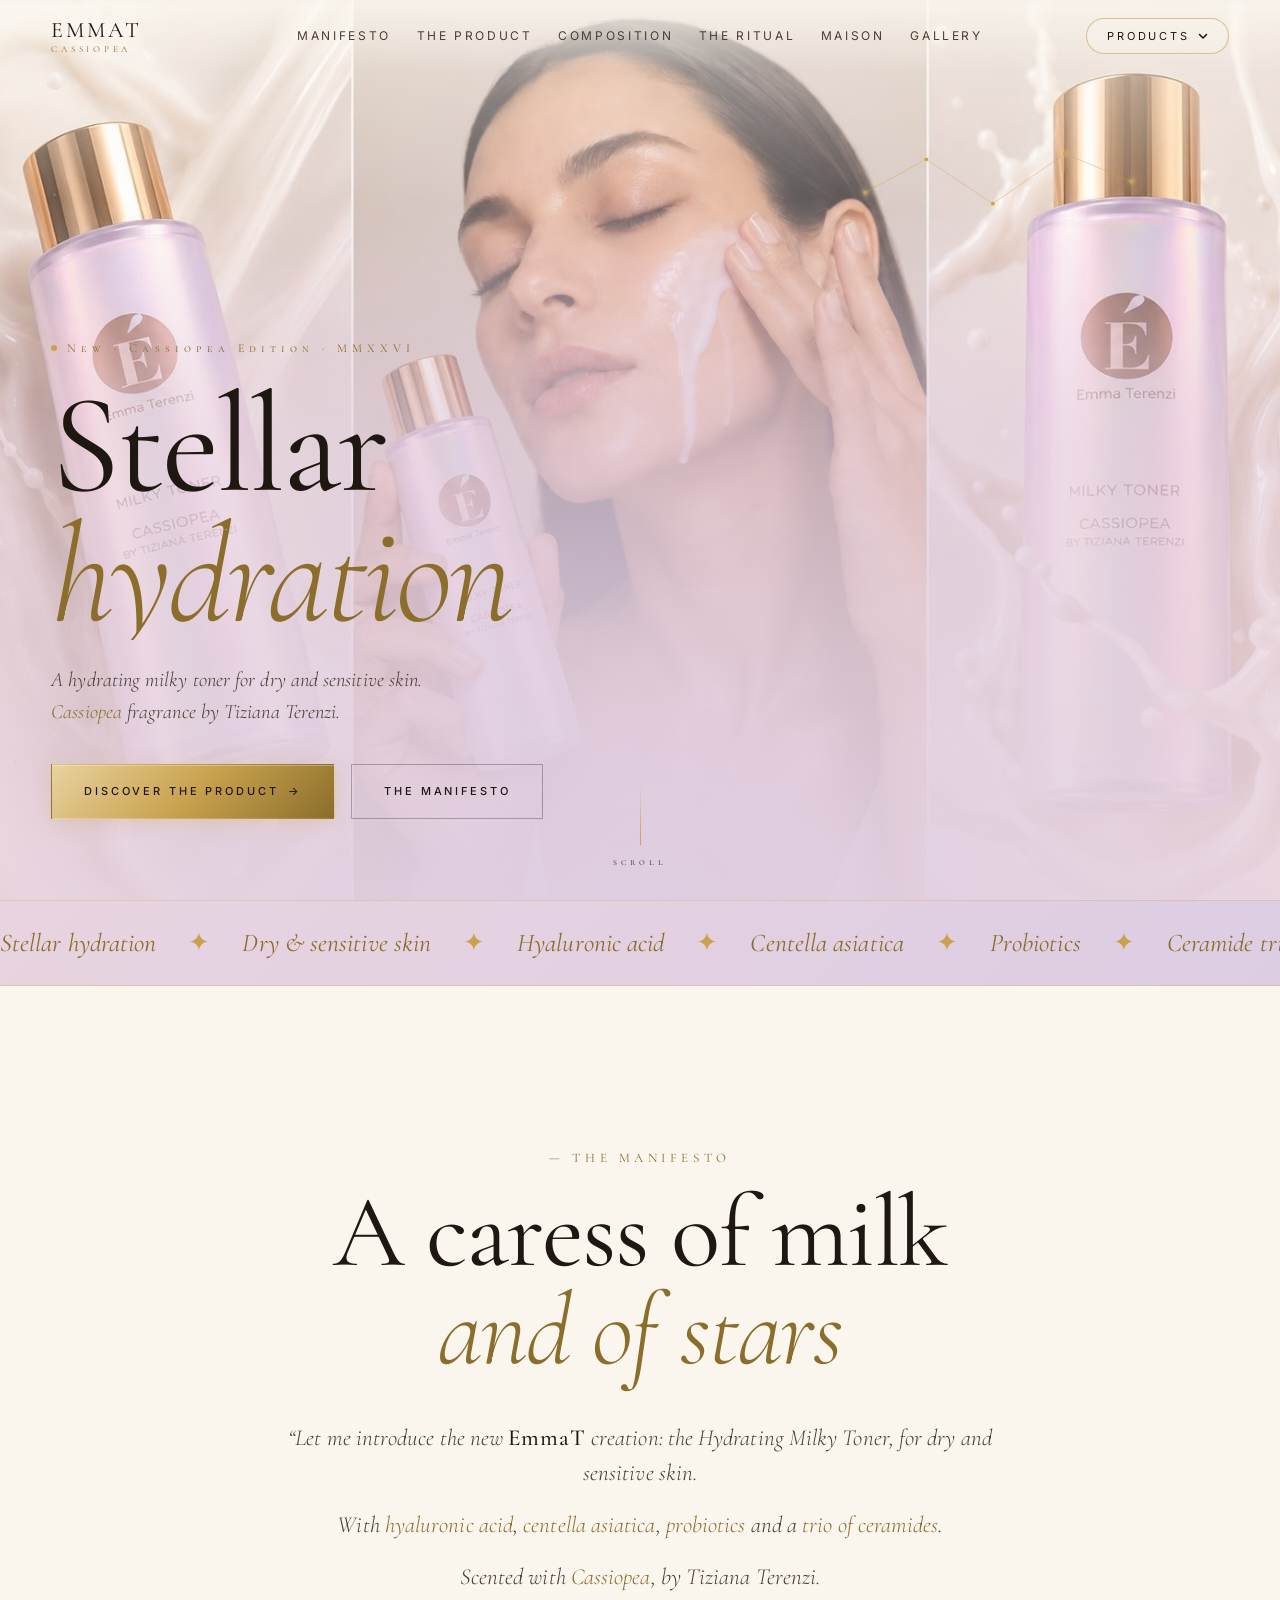
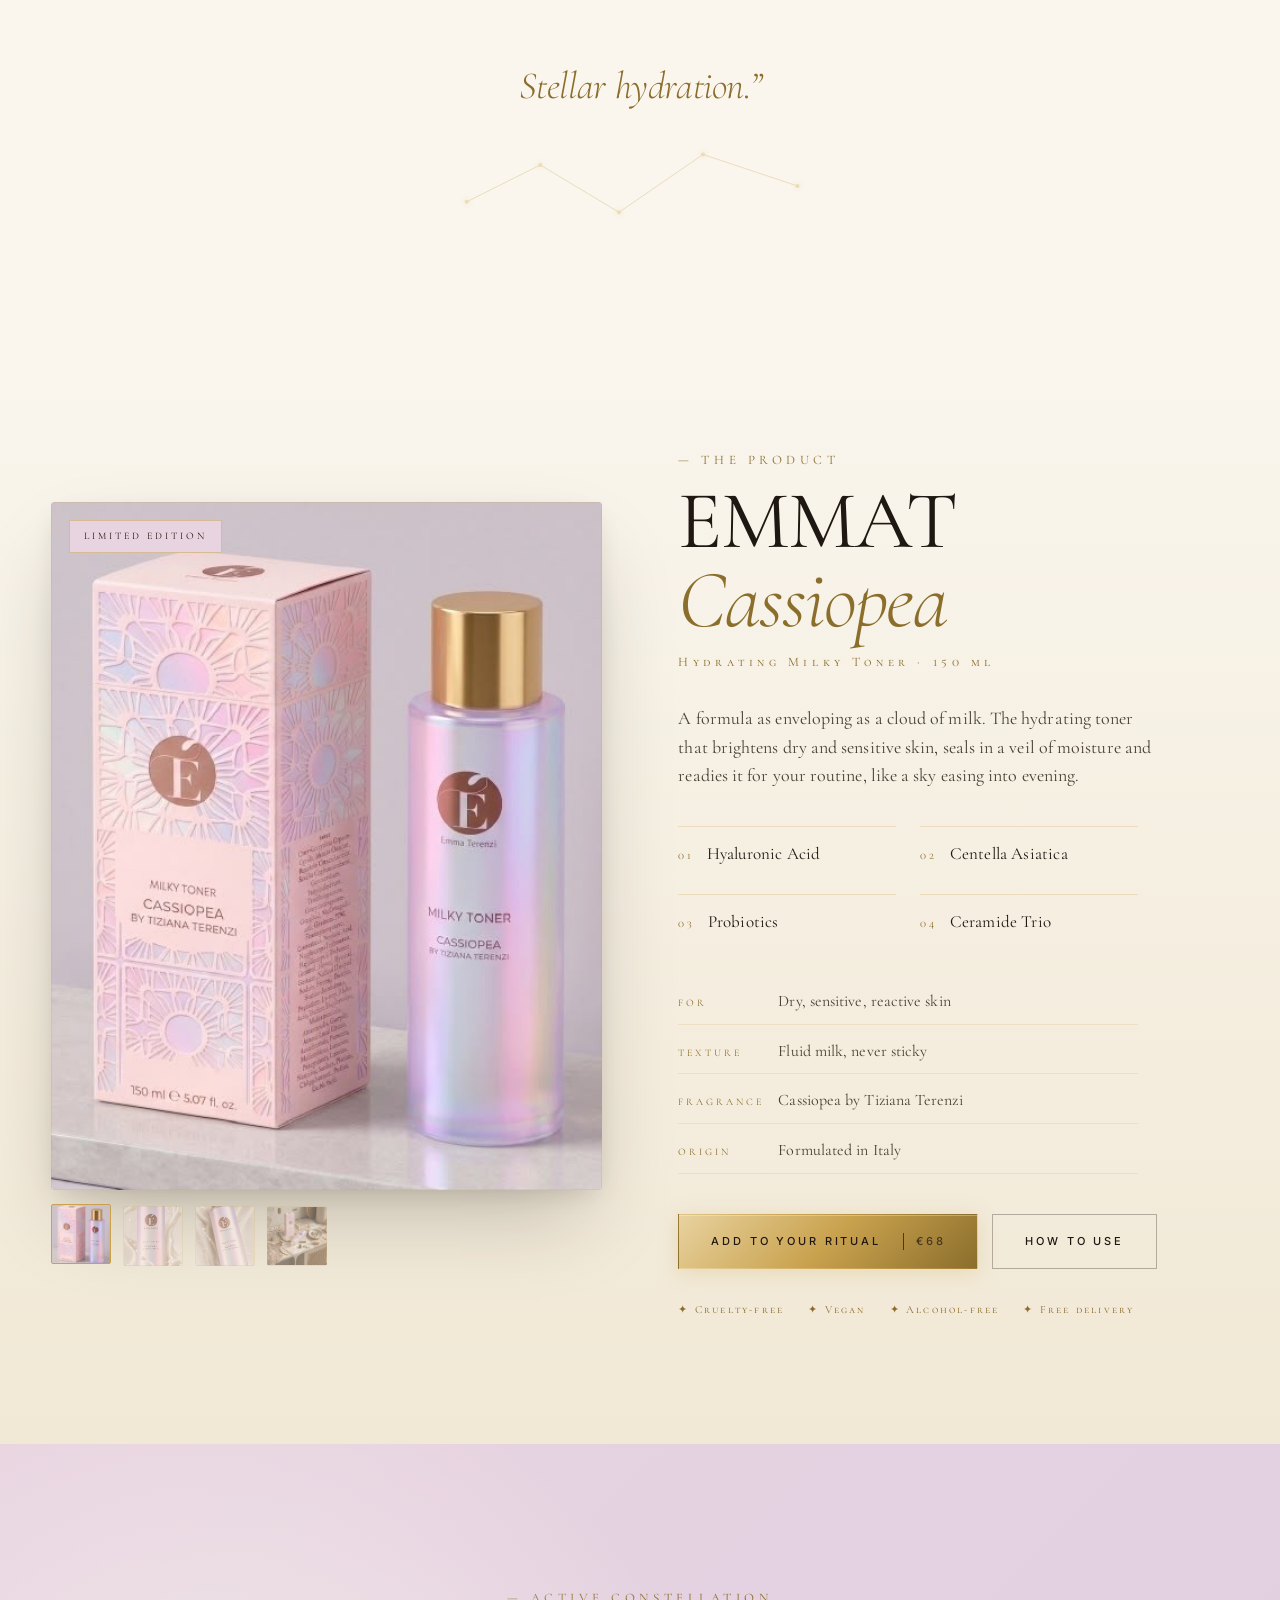
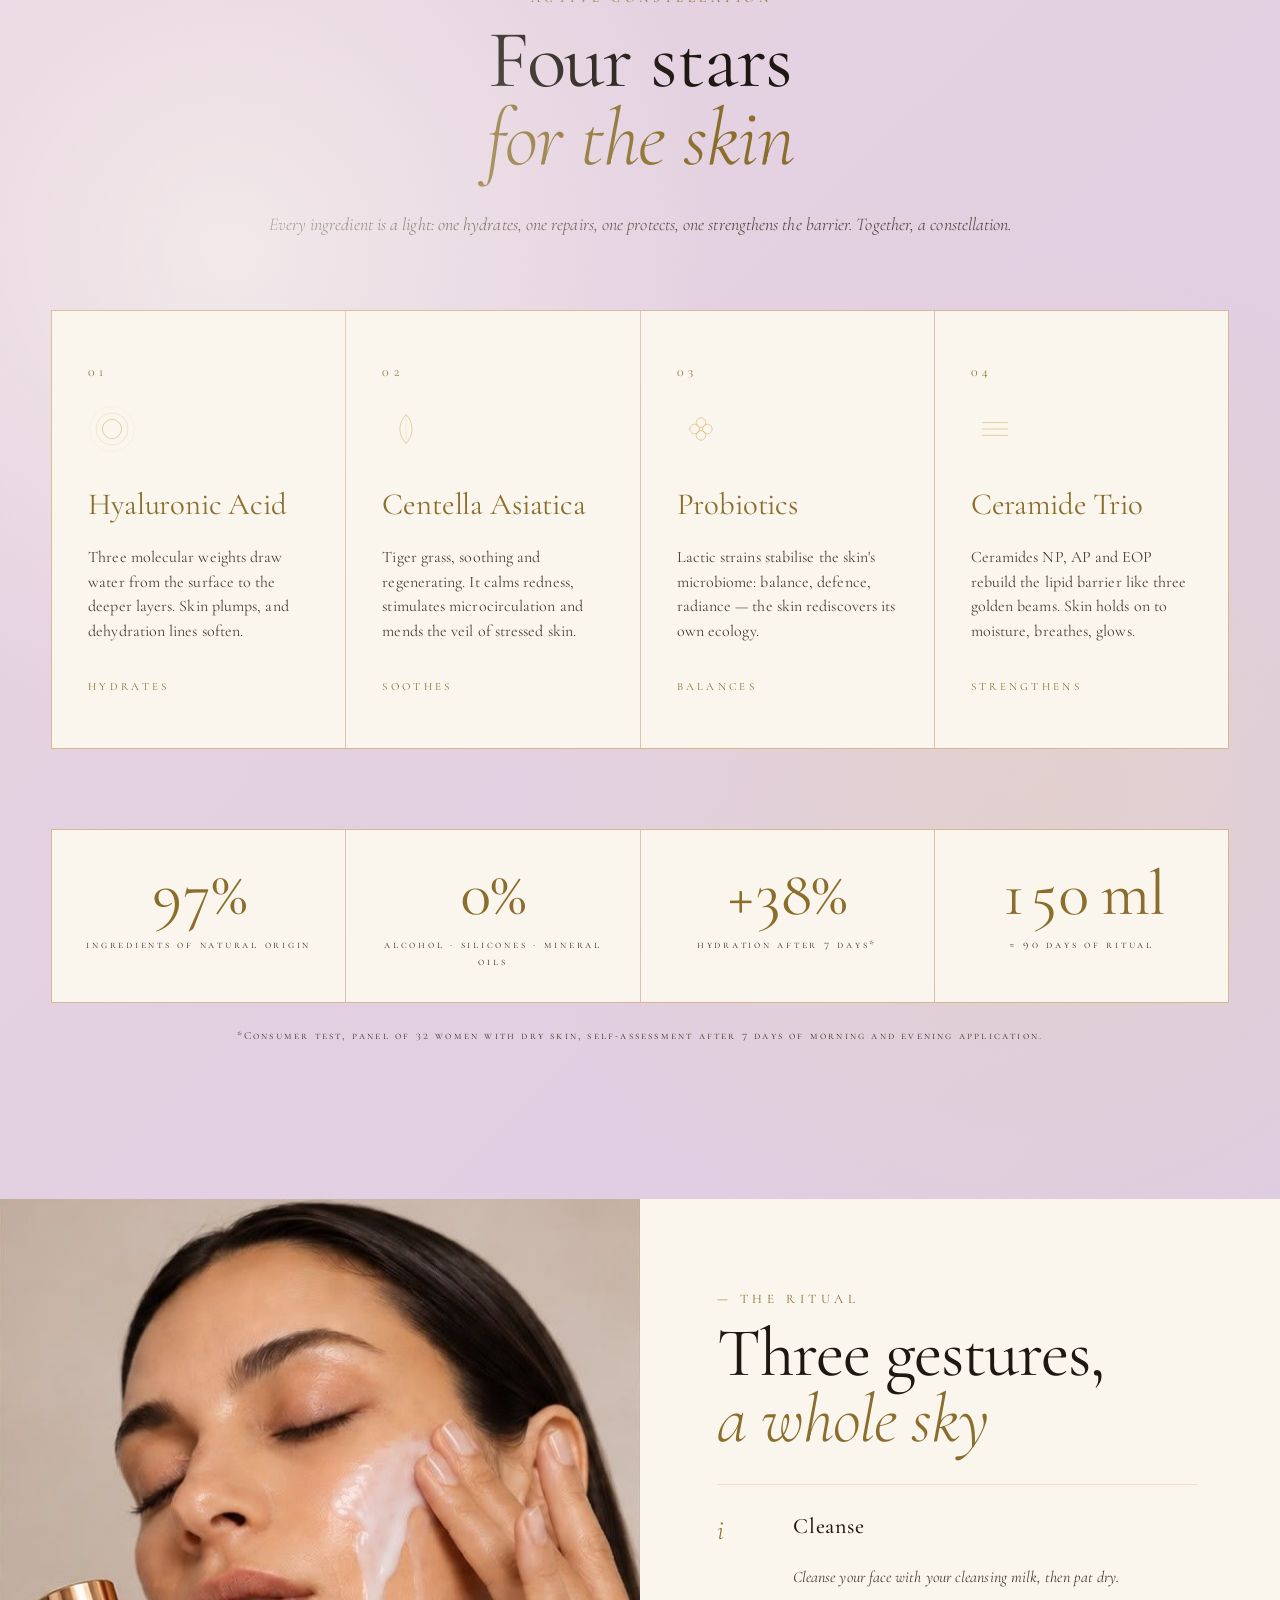
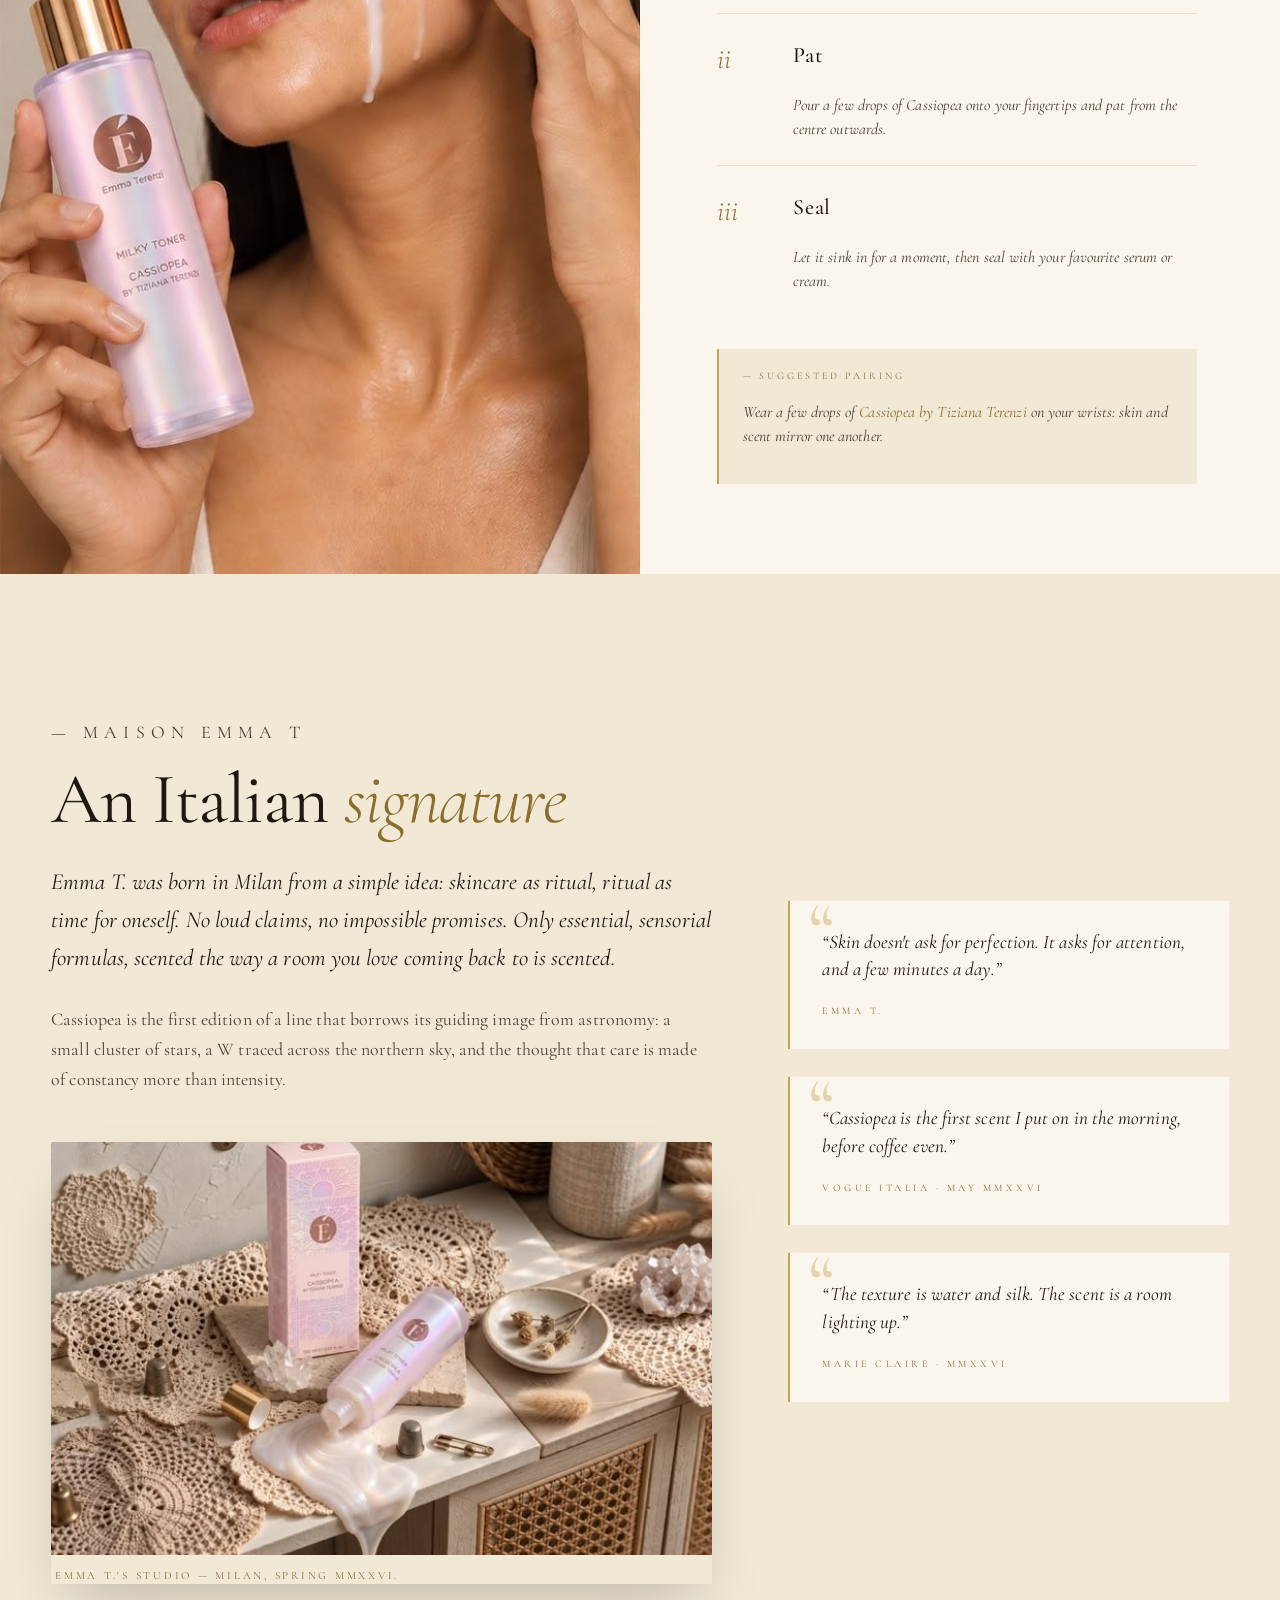
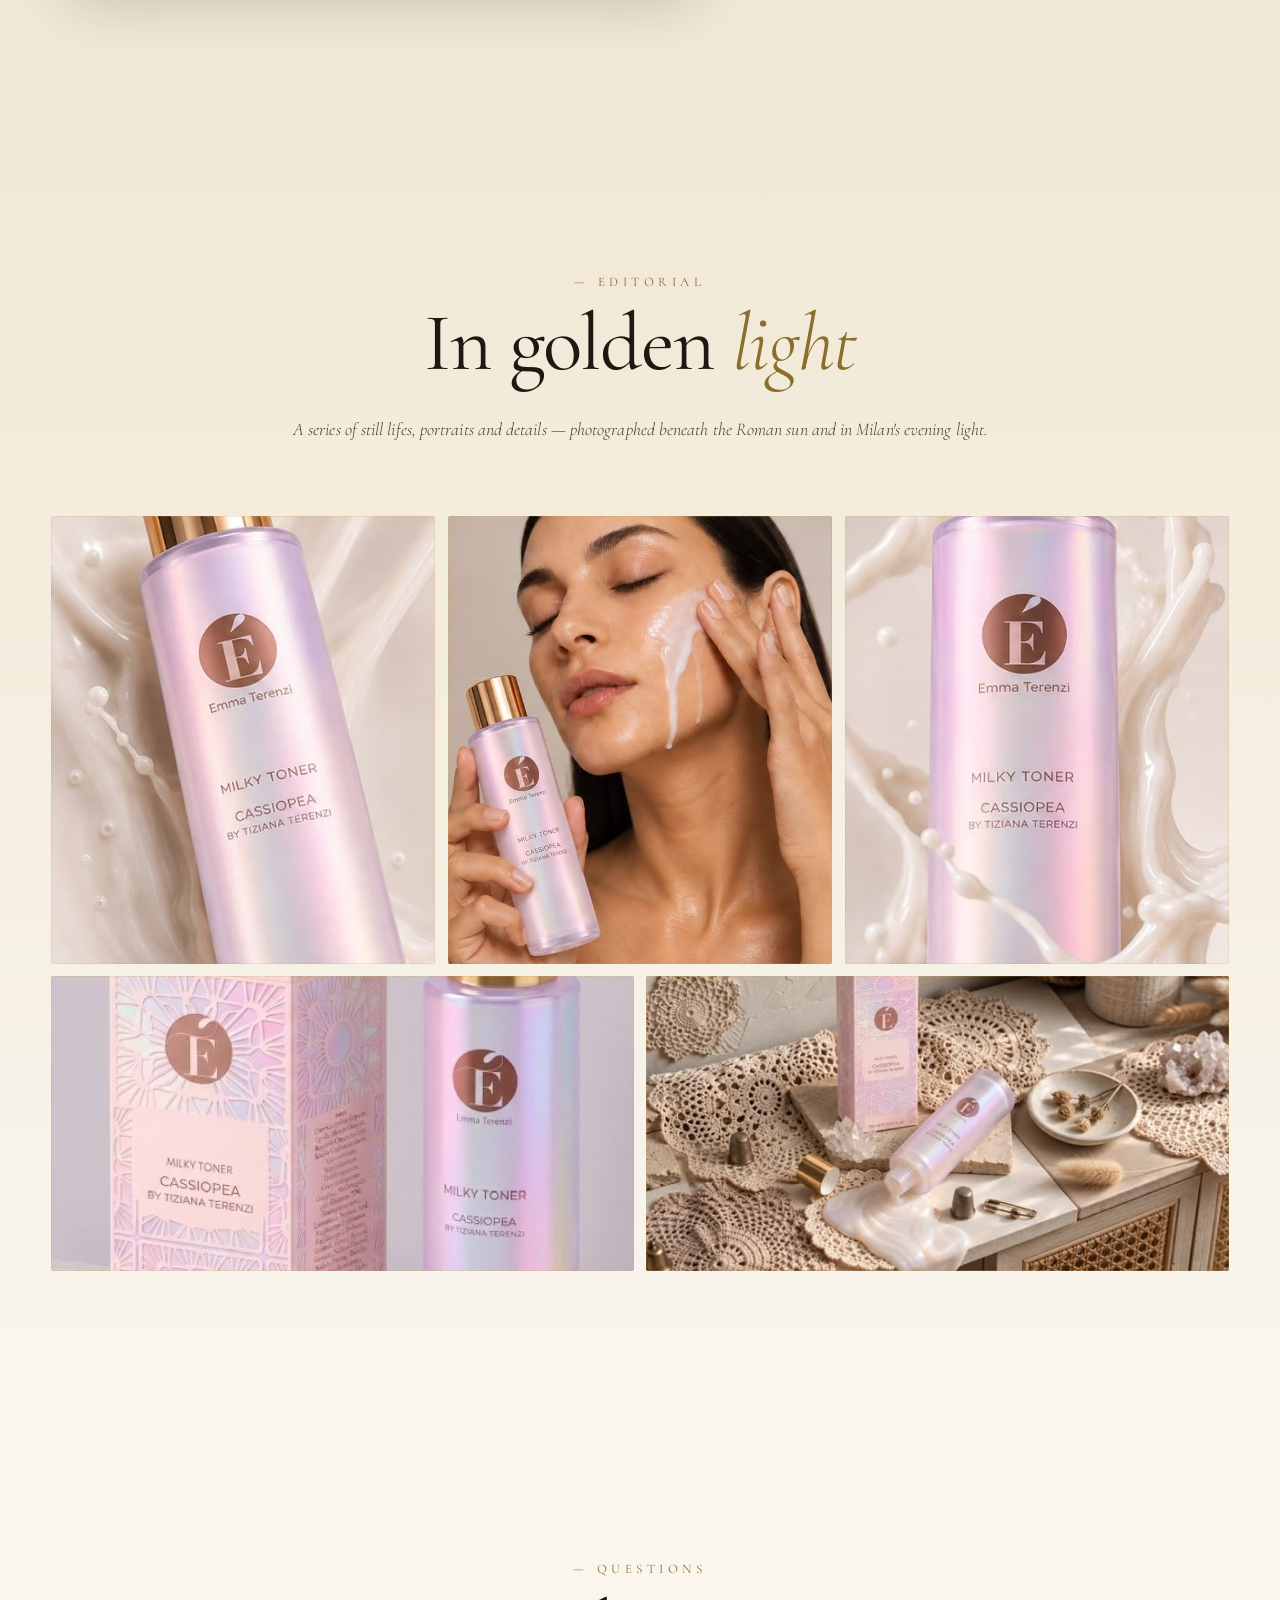
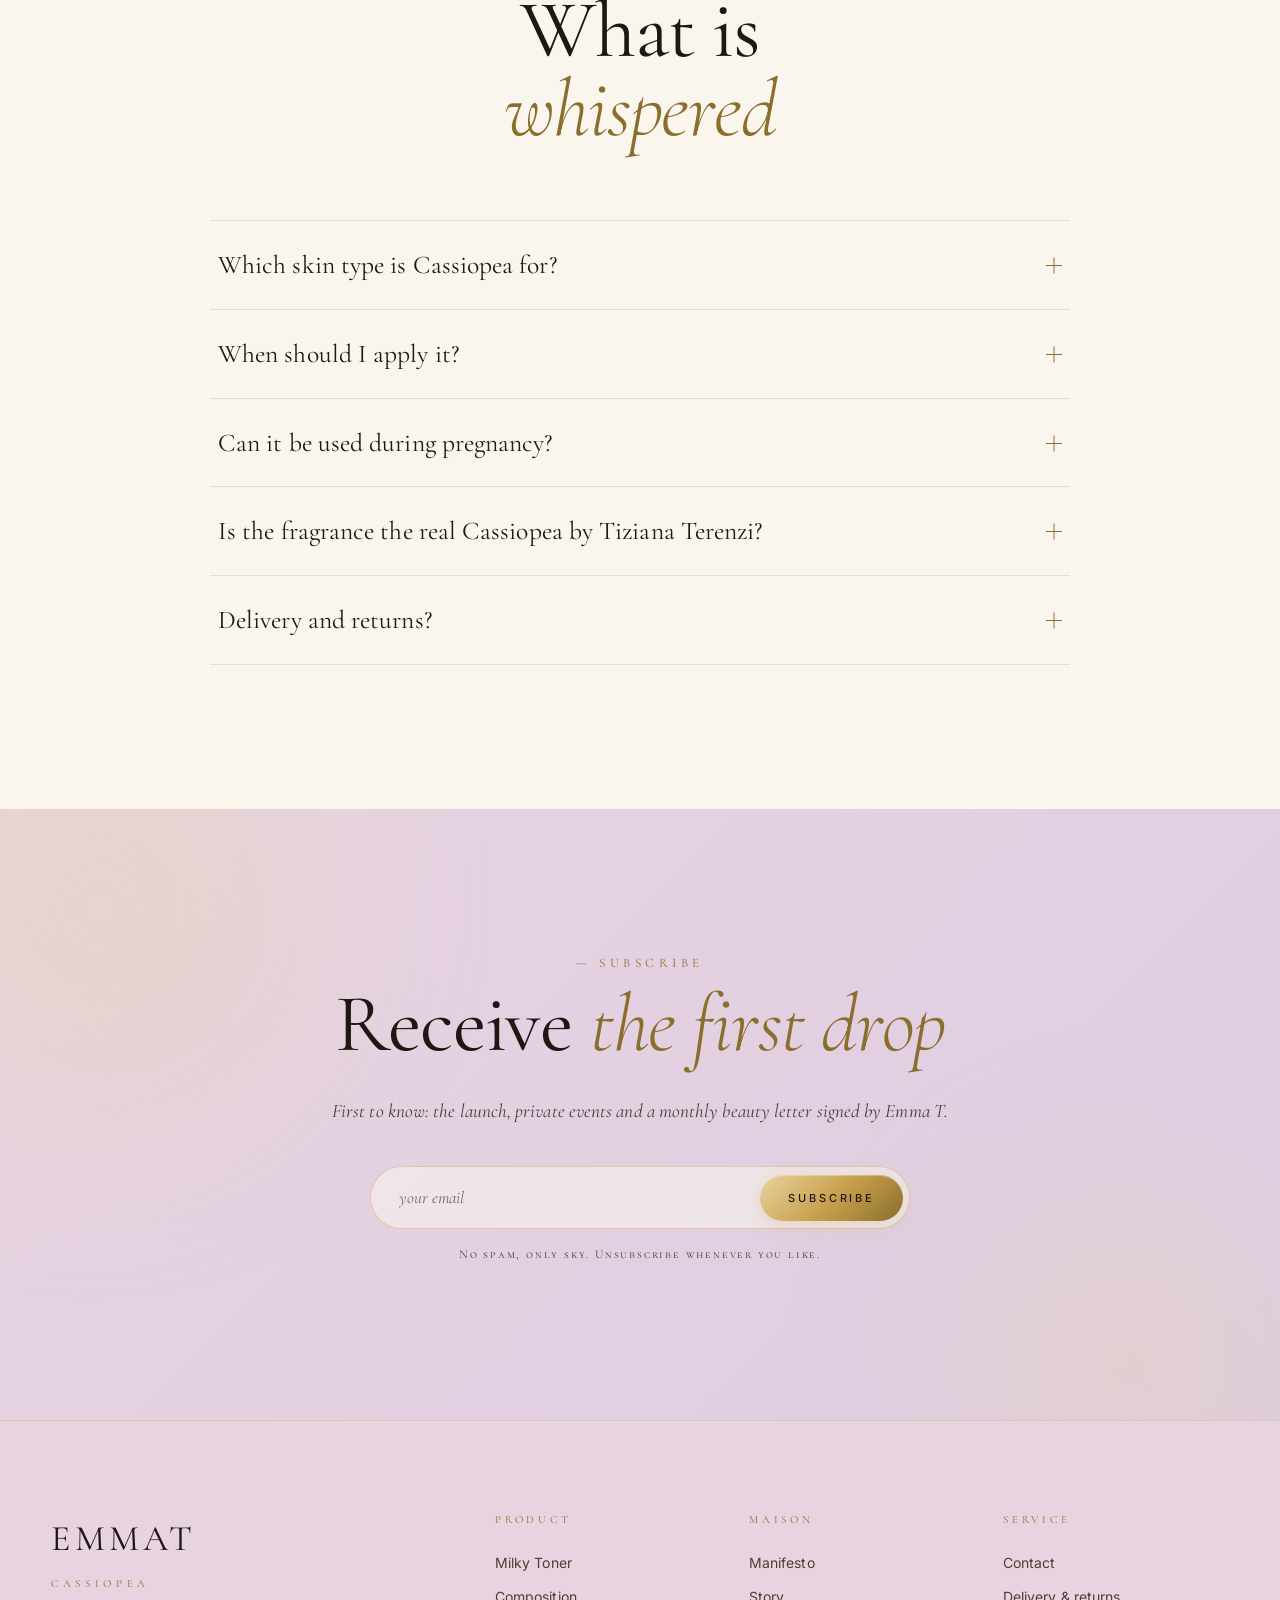
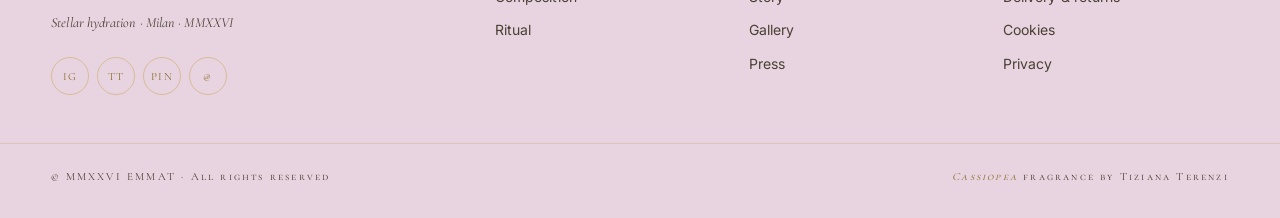
<file: milky-toner.html>
<!doctype html>
<html lang="en">
<head>
<meta charset="utf-8" />
<meta name="viewport" content="width=device-width, initial-scale=1, viewport-fit=cover" />
<meta name="theme-color" content="#E8D4E0" />
<title>EMMAT · Cassiopea — Hydrating Milky Toner</title>
<meta name="description" content="Stellar hydration. EMMAT Cassiopea — a hydrating milky toner for dry and sensitive skin. Hyaluronic acid, centella asiatica, probiotics and a trio of ceramides. Cassiopea fragrance by Tiziana Terenzi." />

<meta property="og:title" content="EMMAT · Cassiopea — Hydrating Milky Toner" />
<meta property="og:description" content="Stellar hydration. For dry and sensitive skin." />
<meta property="og:image" content="assets/img/toner-triptych.jpg" />
<meta property="og:type" content="website" />
<meta name="twitter:card" content="summary_large_image" />

<link rel="preconnect" href="https://fonts.googleapis.com" />
<link rel="preconnect" href="https://fonts.gstatic.com" crossorigin />
<link href="https://fonts.googleapis.com/css2?family=Cormorant+Garamond:ital,wght@0,300;0,400;0,500;0,600;1,300;1,400;1,500&family=Cormorant+SC:wght@300;400;500&family=Inter:wght@300;400;500;600&display=swap" rel="stylesheet" />

<link rel="stylesheet" href="product.css" />
<link rel="icon" href="data:image/svg+xml,%3Csvg xmlns='http://www.w3.org/2000/svg' viewBox='0 0 32 32'%3E%3Crect width='32' height='32' fill='%23E8D4E0'/%3E%3Cg fill='%238B6E2C'%3E%3Ccircle cx='5' cy='10' r='1.4'/%3E%3Ccircle cx='12' cy='6' r='1.4'/%3E%3Ccircle cx='17' cy='14' r='1.4'/%3E%3Ccircle cx='22' cy='8' r='1.4'/%3E%3Ccircle cx='28' cy='13' r='1.4'/%3E%3C/g%3E%3C/svg%3E" />
</head>
<body class="theme-toner">

<!-- ===================================================== LOADER -->
<div id="loader" class="loader" aria-hidden="true">
  <svg class="loader-cstl" viewBox="0 0 600 240">
    <g class="ldr-lines" stroke="rgba(201,162,78,.7)" stroke-width="1.4" fill="none">
      <path d="M70,150 L210,80 L360,170 L520,60 L560,140" />
    </g>
    <g class="ldr-stars" fill="#C9A24E">
      <circle cx="70" cy="150" r="3.6"/>
      <circle cx="210" cy="80" r="3.6"/>
      <circle cx="360" cy="170" r="3.6"/>
      <circle cx="520" cy="60" r="3.6"/>
      <circle cx="560" cy="140" r="3.6"/>
    </g>
  </svg>
  <div class="loader-mark">
    <span>EMMAT</span>
    <em>CASSIOPEA</em>
  </div>
</div>

<canvas id="dust" aria-hidden="true"></canvas>
<div id="cursor" aria-hidden="true"><span></span></div>
<div id="progress" aria-hidden="true"><i></i></div>

<header class="nav" id="nav">
  <div class="nav-inner">
    <a href="index.html" class="brand" aria-label="EMMAT — back to the home page">
      <span class="brand-mark">EMMAT</span>
      <span class="brand-sub">CASSIOPEA</span>
    </a>
    <nav class="nav-links" aria-label="Sections">
      <a href="#manifesto">Manifesto</a>
      <a href="#prodotto">The Product</a>
      <a href="#composizione">Composition</a>
      <a href="#rituale">The Ritual</a>
      <a href="#storia">Maison</a>
      <a href="#galleria">Gallery</a>
    </nav>
    <div class="nav-dd">
      <button type="button" class="nav-dd-btn" aria-expanded="false" aria-haspopup="true" aria-controls="productsMenu">Products
        <svg viewBox="0 0 10 10" aria-hidden="true"><polyline points="1.5 3.5 5 7 8.5 3.5"></polyline></svg>
      </button>
      <ul class="nav-dd-menu" id="productsMenu">
        <li><a href="bb-cream.html">BB CREAM ANTI-POLLUTION</a></li>
        <li><a href="milky-toner.html" aria-current="page">MILKY TONER</a></li>
        <li><a href="body-cream.html">ANTI-AGE BODY CREAM</a></li>
      </ul>
    </div>
    <button class="nav-burger" aria-label="Open menu" aria-expanded="false">
      <span></span><span></span><span></span>
    </button>
  </div>
</header>

<main id="top">

<!-- ============================================================= HERO -->
<section class="hero" aria-labelledby="hero-title">
  <img class="hero-video" src="assets/img/toner-triptych.jpg" alt="EMMAT Cassiopea Milky Toner: the bottle resting in milk, the toner applied to the face, the bottle in a milk splash" />
  <div class="hero-veil"></div>

  <svg class="hero-constellation" viewBox="0 0 600 220" aria-hidden="true">
    <g class="cstl-lines" stroke="rgba(201,162,78,.7)" stroke-width="1" fill="none">
      <line x1="60" y1="120" x2="170" y2="60"/>
      <line x1="170" y1="60" x2="290" y2="140"/>
      <line x1="290" y1="140" x2="420" y2="50"/>
      <line x1="420" y1="50" x2="540" y2="100"/>
    </g>
    <g class="cstl-stars" fill="#C9A24E">
      <circle cx="60"  cy="120" r="3.4"/>
      <circle cx="170" cy="60"  r="3.4"/>
      <circle cx="290" cy="140" r="3.4"/>
      <circle cx="420" cy="50"  r="3.4"/>
      <circle cx="540" cy="100" r="3.4"/>
    </g>
  </svg>

  <div class="hero-copy">
    <p class="hero-eyebrow"><span class="dot"></span> New · Cassiopea Edition · MMXXVI</p>
    <h1 id="hero-title" class="hero-title">
      <span class="line"><span class="char-wrap">Stellar</span></span>
      <span class="line italic"><span class="char-wrap">hydration</span></span>
    </h1>
    <p class="hero-lede">A hydrating milky toner for dry and sensitive skin.<br/><em>Cassiopea</em> fragrance by Tiziana Terenzi.</p>
    <div class="hero-actions">
      <a href="#prodotto" class="cta cta-gold magnetic">Discover the product<span class="cta-arrow">→</span></a>
      <a href="#manifesto" class="cta cta-ghost">The manifesto</a>
    </div>
  </div>

  <a href="#manifesto" class="hero-scroll" aria-label="Scroll">
    <span></span>
    <em>scroll</em>
  </a>
</section>

<!-- ===================================================== MARQUEE -->
<section class="marquee" aria-hidden="true">
  <div class="marquee-track">
    <span>Stellar hydration</span><span class="dot">✦</span>
    <span>Dry &amp; sensitive skin</span><span class="dot">✦</span>
    <span>Hyaluronic acid</span><span class="dot">✦</span>
    <span>Centella asiatica</span><span class="dot">✦</span>
    <span>Probiotics</span><span class="dot">✦</span>
    <span>Ceramide trio</span><span class="dot">✦</span>
    <span>Cassiopea fragrance</span><span class="dot">✦</span>
    <span>by Tiziana Terenzi</span><span class="dot">✦</span>
    <span>Stellar hydration</span><span class="dot">✦</span>
    <span>Dry &amp; sensitive skin</span><span class="dot">✦</span>
    <span>Hyaluronic acid</span><span class="dot">✦</span>
    <span>Centella asiatica</span><span class="dot">✦</span>
    <span>Probiotics</span><span class="dot">✦</span>
    <span>Ceramide trio</span><span class="dot">✦</span>
  </div>
</section>

<!-- ======================================================= MANIFESTO -->
<section id="manifesto" class="manifesto">
  <div class="container">
    <div class="reveal">
      <p class="eyebrow">— the manifesto</p>
      <h2 class="display">
        A caress of milk<br/>
        <span class="italic">and of stars</span>
      </h2>

      <div class="vo">
        <p>“Let me introduce the new <strong>EmmaT</strong> creation: the Hydrating Milky Toner, for dry and sensitive skin.</p>
        <p>With <em>hyaluronic acid</em>, <em>centella asiatica</em>, <em>probiotics</em> and a <em>trio of ceramides</em>.</p>
        <p>Scented with <em>Cassiopea</em>, by Tiziana Terenzi.</p>
        <p class="vo-tag">Stellar hydration.”</p>
      </div>
    </div>
  </div>

  <svg class="manifesto-cstl" viewBox="0 0 800 240" aria-hidden="true">
    <g class="cstl-draw" stroke="rgba(201,162,78,.7)" stroke-width="1.2" fill="none" stroke-dasharray="1" stroke-dashoffset="1">
      <path d="M70,150 L210,80 L360,170 L520,60 L700,120" />
    </g>
    <g class="cstl-stars" fill="#E8D29F">
      <circle cx="70"  cy="150" r="4"/>
      <circle cx="210" cy="80"  r="4"/>
      <circle cx="360" cy="170" r="4"/>
      <circle cx="520" cy="60"  r="4"/>
      <circle cx="700" cy="120" r="4"/>
    </g>
  </svg>
</section>

<!-- ========================================================= PRODOTTO -->
<section id="prodotto" class="product">
  <div class="container product-grid">
    <div class="product-visual reveal">
      <div class="product-frame">
        <span class="badge">Limited edition</span>
        <img src="assets/img/toner-packshot.jpg" alt="EMMAT Cassiopea Milky Toner — the bottle beside its box" loading="lazy" />
      </div>
      <div class="product-thumbs">
        <button type="button" class="ptn active" data-img="assets/img/toner-packshot.jpg" data-alt="EMMAT Cassiopea Milky Toner — the bottle beside its box" aria-label="Bottle and box"></button>
        <button type="button" class="ptn" data-img="assets/img/toner-splash.jpg" data-alt="The Milky Toner bottle in a milk splash" aria-label="Bottle in a milk splash"></button>
        <button type="button" class="ptn" data-img="assets/img/toner-milk.jpg" data-alt="The Milky Toner bottle resting in a pool of milk" aria-label="Bottle resting in milk"></button>
        <button type="button" class="ptn" data-img="assets/img/toner-still-life.jpg" data-alt="Box and bottle on a sideboard dressed with crochet lace" aria-label="Still life"></button>
      </div>
    </div>

    <div class="product-copy reveal">
      <p class="eyebrow">— the product</p>
      <h2 class="display">EMMAT <span class="italic">Cassiopea</span></h2>
      <p class="product-tag">Hydrating Milky Toner · 150 ml</p>

      <p class="product-lede">
        A formula as enveloping as a cloud of milk. The hydrating
        toner that brightens dry and sensitive skin, seals in a veil of
        moisture and readies it for your routine, like a sky easing into evening.
      </p>

      <ul class="product-ingredients" id="ingredient-pills">
        <li tabindex="0" data-tip="Three molecular weights, hydrating in depth."><span>01</span> Hyaluronic Acid</li>
        <li tabindex="0" data-tip="Soothing and regenerating: the tiger grass."><span>02</span> Centella Asiatica</li>
        <li tabindex="0" data-tip="Balances the skin's microbiome."><span>03</span> Probiotics</li>
        <li tabindex="0" data-tip="Ceramide NP · AP · EOP — the barrier, rebuilt."><span>04</span> Ceramide Trio</li>
      </ul>

      <dl class="product-meta">
        <div><dt>For</dt><dd>Dry, sensitive, reactive skin</dd></div>
        <div><dt>Texture</dt><dd>Fluid milk, never sticky</dd></div>
        <div><dt>Fragrance</dt><dd>Cassiopea by Tiziana Terenzi</dd></div>
        <div><dt>Origin</dt><dd>Formulated in Italy</dd></div>
      </dl>

      <div class="product-actions">
        <a href="#shop" id="shop" class="cta cta-gold magnetic">Add to your ritual<span class="cta-price">€68</span></a>
        <a href="#rituale" class="cta cta-ghost">How to use</a>
      </div>

      <ul class="trust">
        <li>✦ Cruelty-free</li>
        <li>✦ Vegan</li>
        <li>✦ Alcohol-free</li>
        <li>✦ Free delivery</li>
      </ul>
    </div>
  </div>
</section>

<!-- ===================================================== COMPOSIZIONE -->
<section id="composizione" class="ingredients">
  <div class="container">
    <div class="reveal section-head">
      <p class="eyebrow">— active constellation</p>
      <h2 class="display">Four stars<br/><span class="italic">for the skin</span></h2>
      <p class="section-lede">Every ingredient is a light: one hydrates, one repairs, one protects, one strengthens the barrier. Together, a constellation.</p>
    </div>

    <div class="ing-grid">
      <article class="ing reveal">
        <div class="ing-glow"></div>
        <div class="ing-num">01</div>
        <div class="ing-icon">
          <svg viewBox="0 0 60 60" aria-hidden="true"><circle cx="30" cy="30" r="12" fill="none" stroke="currentColor" stroke-width=".7"/><circle cx="30" cy="30" r="20" fill="none" stroke="currentColor" stroke-width=".5" opacity=".6"/><circle cx="30" cy="30" r="28" fill="none" stroke="currentColor" stroke-width=".4" opacity=".3"/></svg>
        </div>
        <h3>Hyaluronic Acid</h3>
        <p>Three molecular weights draw water from the surface to the deeper layers. Skin plumps, and dehydration lines soften.</p>
        <em>hydrates</em>
      </article>
      <article class="ing reveal">
        <div class="ing-glow"></div>
        <div class="ing-num">02</div>
        <div class="ing-icon">
          <svg viewBox="0 0 60 60" aria-hidden="true"><path d="M30 12 C20 22, 20 38, 30 48 C40 38, 40 22, 30 12" fill="none" stroke="currentColor" stroke-width=".7"/><path d="M30 12 L30 48" stroke="currentColor" stroke-width=".5" opacity=".6"/></svg>
        </div>
        <h3>Centella Asiatica</h3>
        <p>Tiger grass, soothing and regenerating. It calms redness, stimulates microcirculation and mends the veil of stressed skin.</p>
        <em>soothes</em>
      </article>
      <article class="ing reveal">
        <div class="ing-glow"></div>
        <div class="ing-num">03</div>
        <div class="ing-icon">
          <svg viewBox="0 0 60 60" aria-hidden="true"><circle cx="22" cy="30" r="6" fill="none" stroke="currentColor" stroke-width=".7"/><circle cx="38" cy="30" r="6" fill="none" stroke="currentColor" stroke-width=".7"/><circle cx="30" cy="22" r="6" fill="none" stroke="currentColor" stroke-width=".7"/><circle cx="30" cy="38" r="6" fill="none" stroke="currentColor" stroke-width=".7"/></svg>
        </div>
        <h3>Probiotics</h3>
        <p>Lactic strains stabilise the skin's microbiome: balance, defence, radiance — the skin rediscovers its own ecology.</p>
        <em>balances</em>
      </article>
      <article class="ing reveal">
        <div class="ing-glow"></div>
        <div class="ing-num">04</div>
        <div class="ing-icon">
          <svg viewBox="0 0 60 60" aria-hidden="true"><line x1="14" y1="22" x2="46" y2="22" stroke="currentColor" stroke-width=".7"/><line x1="14" y1="30" x2="46" y2="30" stroke="currentColor" stroke-width=".7"/><line x1="14" y1="38" x2="46" y2="38" stroke="currentColor" stroke-width=".7"/></svg>
        </div>
        <h3>Ceramide Trio</h3>
        <p>Ceramides NP, AP and EOP rebuild the lipid barrier like three golden beams. Skin holds on to moisture, breathes, glows.</p>
        <em>strengthens</em>
      </article>
    </div>

    <div class="formula-strip reveal">
      <div><b>97%</b><span>ingredients of natural origin</span></div>
      <div><b>0%</b><span>alcohol · silicones · mineral oils</span></div>
      <div><b>+38%</b><span>hydration after 7 days*</span></div>
      <div><b>150 ml</b><span>≈ 90 days of ritual</span></div>
    </div>
    <p class="footnote">*Consumer test, panel of 32 women with dry skin, self-assessment after 7 days of morning and evening application.</p>
  </div>
</section>

<!-- ======================================================== RITUALE -->
<section id="rituale" class="ritual">
  <div class="ritual-image reveal">
    <img src="assets/img/toner-ritual.jpg" alt="The Cassiopea ritual: the milky toner patted onto the cheek" loading="lazy" />
  </div>
  <div class="ritual-copy">
    <div class="reveal">
      <p class="eyebrow">— the ritual</p>
      <h2 class="display">Three gestures,<br/><span class="italic">a whole sky</span></h2>

      <ol class="steps">
        <li>
          <span class="step-num">i</span>
          <h3>Cleanse</h3>
          <p>Cleanse your face with your cleansing milk, then pat dry.</p>
        </li>
        <li>
          <span class="step-num">ii</span>
          <h3>Pat</h3>
          <p>Pour a few drops of Cassiopea onto your fingertips and pat from the centre outwards.</p>
        </li>
        <li>
          <span class="step-num">iii</span>
          <h3>Seal</h3>
          <p>Let it sink in for a moment, then seal with your favourite serum or cream.</p>
        </li>
      </ol>

      <div class="ritual-pair">
        <p class="pair-eyebrow">— suggested pairing</p>
        <p>Wear a few drops of <em>Cassiopea by Tiziana Terenzi</em> on your wrists: skin and scent mirror one another.</p>
      </div>
    </div>
  </div>
</section>

<!-- ============================================================ STORIA -->
<section id="storia" class="storia">
  <div class="container storia-grid">
    <div class="reveal storia-copy">
      <p class="eyebrow">— maison emma t</p>
      <h2 class="display">An Italian <span class="italic">signature</span></h2>
      <p class="big">
        Emma T. was born in Milan from a simple idea: skincare as ritual,
        ritual as time for oneself. No loud claims, no impossible
        promises. Only essential, sensorial formulas, scented the way
        a room you love coming back to is scented.
      </p>
      <p>
        Cassiopea is the first edition of a line that borrows its guiding
        image from astronomy: a small cluster of stars, a W traced across
        the northern sky, and the thought that care is made of constancy
        more than intensity.
      </p>
      <figure class="signature">
        <img src="assets/img/toner-still-life.jpg" alt="EMMAT Cassiopea Milky Toner and its box on a sideboard dressed with crochet lace" loading="lazy" />
        <figcaption>Emma T.'s studio — Milan, spring MMXXVI.</figcaption>
      </figure>
    </div>

    <aside class="storia-quotes">
      <blockquote class="reveal">
        <p>“Skin doesn't ask for perfection. It asks for attention, and a few minutes a day.”</p>
        <cite>Emma T.</cite>
      </blockquote>
      <blockquote class="reveal">
        <p>“Cassiopea is the first scent I put on in the morning, before coffee even.”</p>
        <cite>Vogue Italia · May MMXXVI</cite>
      </blockquote>
      <blockquote class="reveal">
        <p>“The texture is water and silk. The scent is a room lighting up.”</p>
        <cite>Marie Claire · MMXXVI</cite>
      </blockquote>
    </aside>
  </div>
</section>

<!-- ======================================================== GALLERIA -->
<section id="galleria" class="gallery">
  <div class="container">
    <div class="reveal section-head">
      <p class="eyebrow">— editorial</p>
      <h2 class="display">In golden <span class="italic">light</span></h2>
      <p class="section-lede">A series of still lifes, portraits and details — photographed beneath the Roman sun and in Milan's evening light.</p>
    </div>

    <div class="gallery-grid" id="gallery-grid">
      <figure class="gi reveal s-tall" tabindex="0" role="button" aria-label="Enlarge: bottle resting in milk"><img src="assets/img/toner-milk.jpg" alt="The Milky Toner bottle resting in a pool of milk" loading="lazy" /></figure>
      <figure class="gi reveal s-tall" tabindex="0" role="button" aria-label="Enlarge: the toner on the cheek"><img src="assets/img/toner-ritual.jpg" alt="The milky toner patted onto the cheek" loading="lazy" /></figure>
      <figure class="gi reveal s-tall" tabindex="0" role="button" aria-label="Enlarge: bottle in a milk splash"><img src="assets/img/toner-splash.jpg" alt="The Milky Toner bottle in a milk splash" loading="lazy" /></figure>
      <figure class="gi reveal s-3" tabindex="0" role="button" aria-label="Enlarge: bottle and box"><img src="assets/img/toner-packshot.jpg" alt="The Milky Toner bottle beside its box" loading="lazy" /></figure>
      <figure class="gi reveal s-4" tabindex="0" role="button" aria-label="Enlarge: still life"><img src="assets/img/toner-still-life.jpg" alt="Box and bottle on a sideboard dressed with crochet lace" loading="lazy" /></figure>
    </div>
  </div>
</section>

<div id="lightbox" class="lightbox" aria-hidden="true" role="dialog" aria-modal="true" aria-label="Gallery">
  <button type="button" class="lb-close" aria-label="Close">×</button>
  <button type="button" class="lb-prev"  aria-label="Previous">‹</button>
  <button type="button" class="lb-next"  aria-label="Next">›</button>
  <img alt="" />
  <div class="lb-counter"></div>
</div>

<!-- ============================================================ FAQ -->
<section class="faq">
  <div class="container">
    <div class="reveal section-head">
      <p class="eyebrow">— questions</p>
      <h2 class="display">What is<br/><span class="italic">whispered</span></h2>
    </div>

    <div class="faq-list">
      <details class="faq-item reveal">
        <summary>Which skin type is Cassiopea for?<i></i></summary>
        <p>For dry, sensitive and reactive skin — even the most temperamental. The formula is free from alcohol, silicones, mineral oils and harsh synthetic fragrances.</p>
      </details>
      <details class="faq-item reveal">
        <summary>When should I apply it?<i></i></summary>
        <p>Morning and evening, after cleansing and before your serum. Skin absorbs it in seconds.</p>
      </details>
      <details class="faq-item reveal">
        <summary>Can it be used during pregnancy?<i></i></summary>
        <p>Yes, the formulation is safe during pregnancy and breastfeeding. To be extra cautious, we recommend consulting your doctor about any cosmetic.</p>
      </details>
      <details class="faq-item reveal">
        <summary>Is the fragrance the real Cassiopea by Tiziana Terenzi?<i></i></summary>
        <p>It is a fragrance inspired by Cassiopea, developed in collaboration with the maison. The same olfactory register: powdery, incense, golden amber.</p>
      </details>
      <details class="faq-item reveal">
        <summary>Delivery and returns?<i></i></summary>
        <p>Free delivery within the EU on orders over €60. Returns within 30 days if sealed.</p>
      </details>
    </div>
  </div>
</section>

<!-- ======================================================== NEWSLETTER -->
<section class="newsletter">
  <div class="container nl-wrap">
    <div class="reveal">
      <p class="eyebrow">— subscribe</p>
      <h2 class="display">Receive <span class="italic">the first drop</span></h2>
      <p class="nl-lede">First to know: the launch, private events and a monthly beauty letter signed by Emma T.</p>
      <form class="nl-form">
        <input type="email" required placeholder="your email" aria-label="email" autocomplete="email" />
        <button type="submit" class="cta cta-gold">Subscribe</button>
      </form>
      <p class="nl-fine">No spam, only sky. Unsubscribe whenever you like.</p>
    </div>
  </div>
</section>

</main>

<!-- ============================================================ STICKY MOBILE CTA -->
<a href="#shop" class="sticky-cta" aria-label="Buy">
  <span>Cassiopea — Milky Toner</span>
  <strong>€68 →</strong>
</a>

<footer class="footer">
  <div class="container footer-inner">
    <div class="footer-brand">
      <span class="brand-mark big">EMMAT</span>
      <span class="brand-sub">CASSIOPEA</span>
      <p class="footer-tag">Stellar hydration · Milan · MMXXVI</p>
      <div class="social">
        <a href="#" aria-label="Instagram">IG</a>
        <a href="#" aria-label="TikTok">TT</a>
        <a href="#" aria-label="Pinterest">PIN</a>
        <a href="#" aria-label="Email">@</a>
      </div>
    </div>
    <div class="footer-cols">
      <div>
        <h4>Product</h4>
        <a href="#prodotto">Milky Toner</a>
        <a href="#composizione">Composition</a>
        <a href="#rituale">Ritual</a>
      </div>
      <div>
        <h4>Maison</h4>
        <a href="#manifesto">Manifesto</a>
        <a href="#storia">Story</a>
        <a href="#galleria">Gallery</a>
        <a href="#">Press</a>
      </div>
      <div>
        <h4>Service</h4>
        <a href="#">Contact</a>
        <a href="#">Delivery &amp; returns</a>
        <a href="#">Cookies</a>
        <a href="#">Privacy</a>
      </div>
    </div>
  </div>
  <div class="footer-base">
    <span>© MMXXVI EMMAT · All rights reserved</span>
    <span><em>Cassiopea</em> fragrance by Tiziana Terenzi</span>
  </div>
</footer>

<script src="app.js"></script>
</body>
</html>
</file>
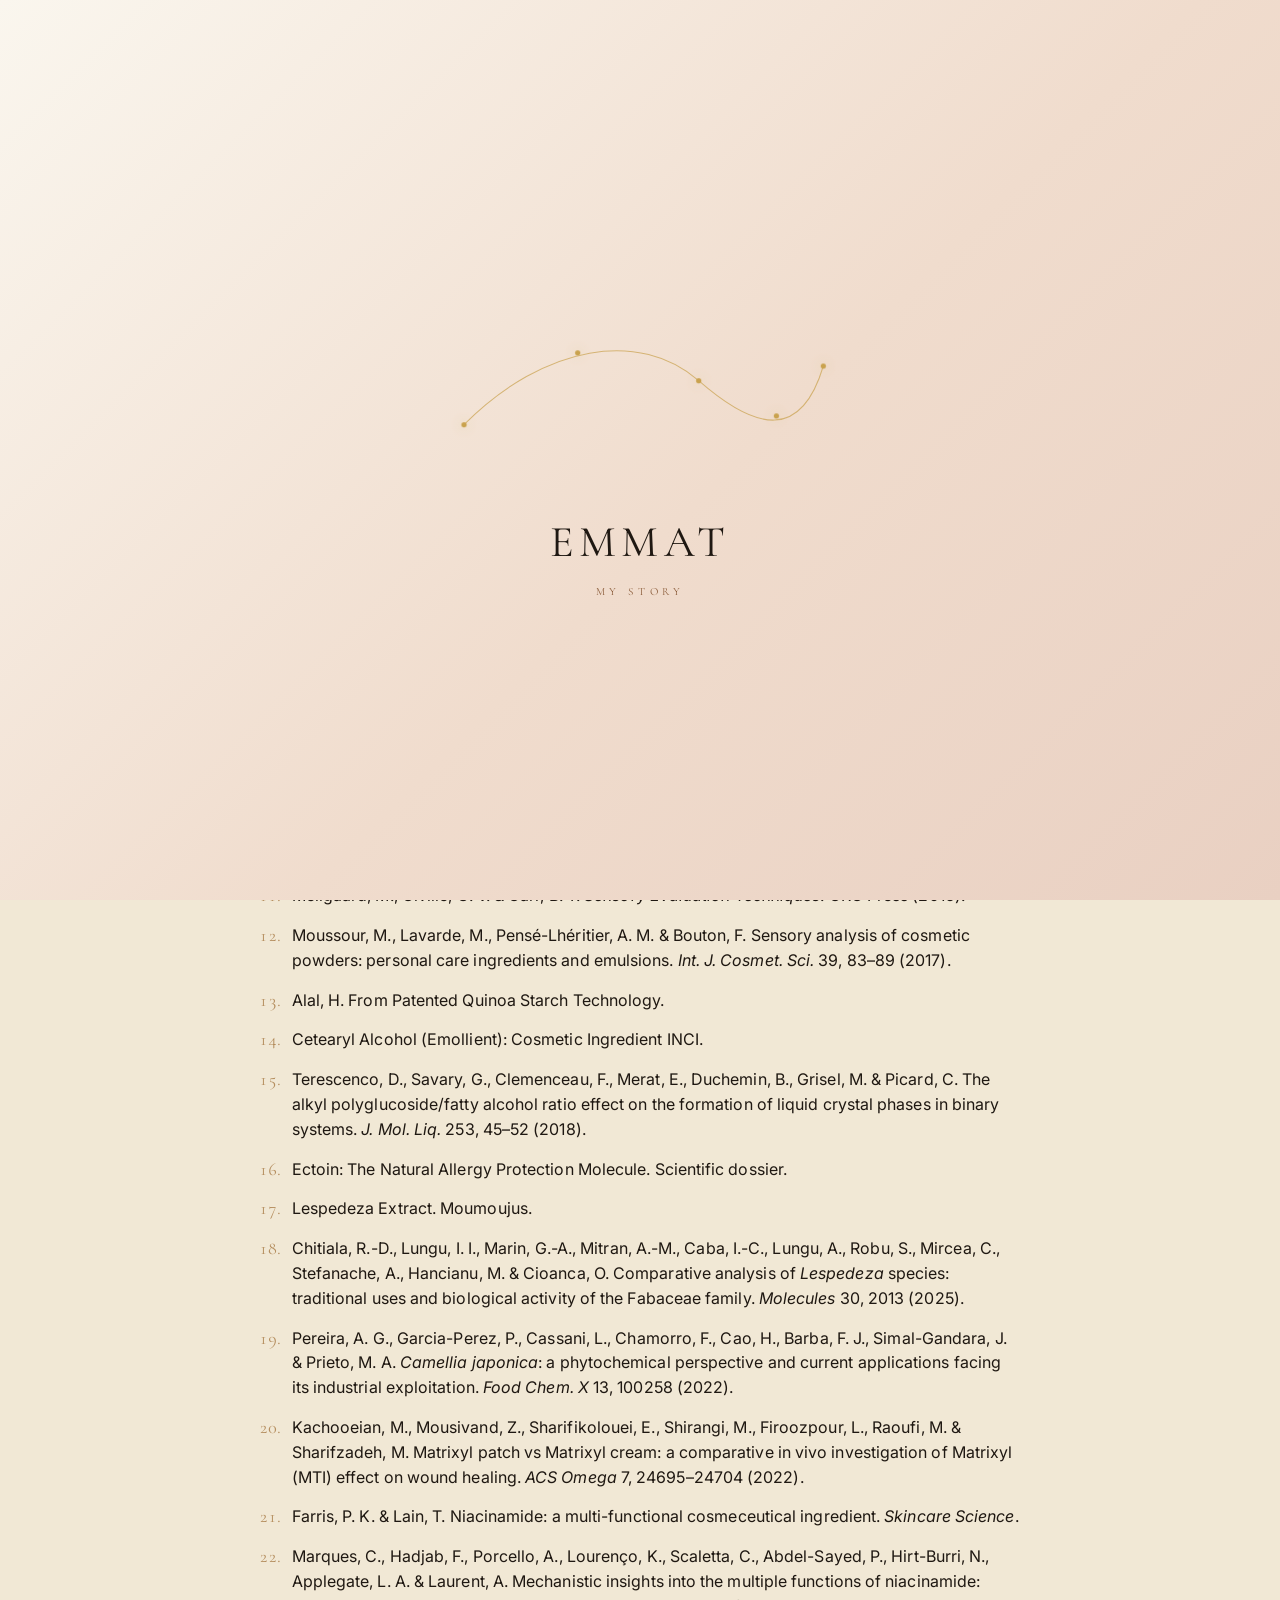
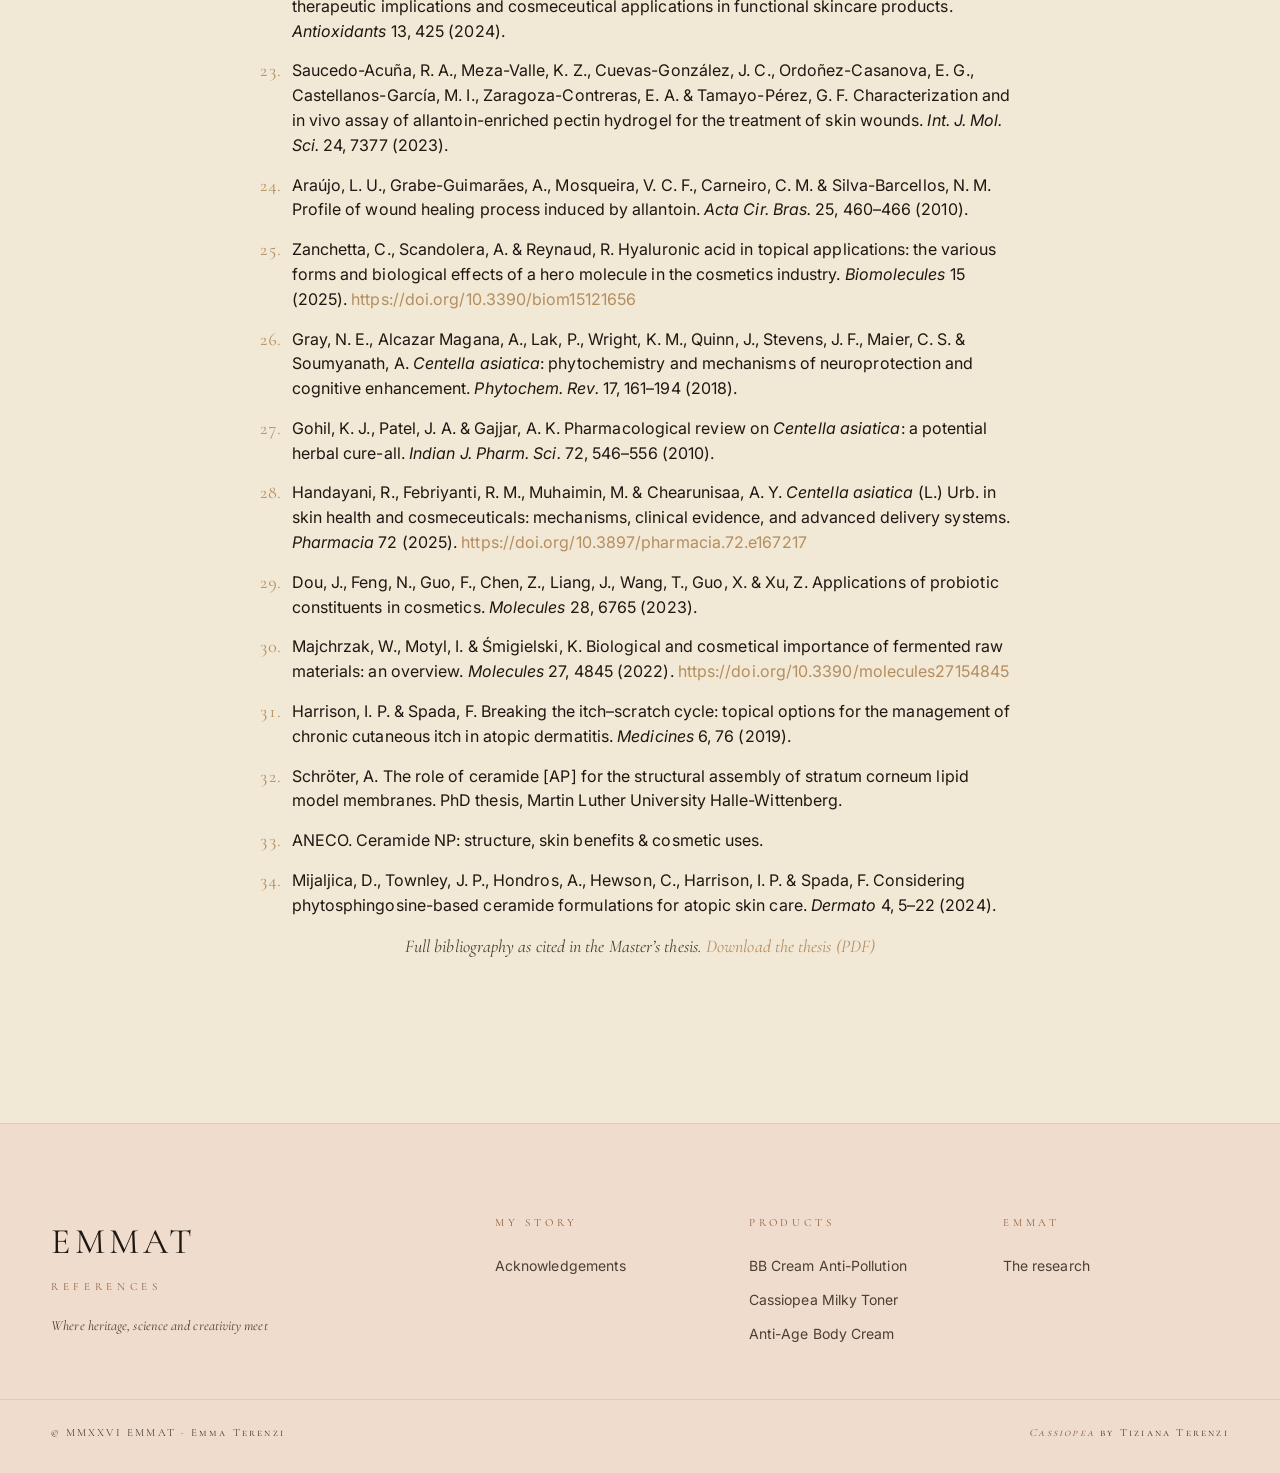
<file: references.html>
<!doctype html>
<html lang="en">
<head>
<meta charset="utf-8" />
<meta name="viewport" content="width=device-width, initial-scale=1, viewport-fit=cover" />
<meta name="theme-color" content="#F0DCCD" />
<title>References · EMMAT · Emma Terenzi</title>
<meta name="description" content="My Story — Emma Terenzi, EMMAT Cosmetics. Where heritage, science and creativity meet." />

<meta property="og:title" content="EMMAT · My Story" />
<meta property="og:description" content="Where heritage, science and creativity meet." />
<meta property="og:image" content="assets/img/uploads/20261006-103315-1.jpg" />
<meta property="og:type" content="website" />
<meta name="twitter:card" content="summary_large_image" />

<link rel="preconnect" href="https://fonts.googleapis.com" />
<link rel="preconnect" href="https://fonts.gstatic.com" crossorigin />
<link href="https://fonts.googleapis.com/css2?family=Cormorant+Garamond:ital,wght@0,300;0,400;0,500;0,600;1,300;1,400;1,500&family=Cormorant+SC:wght@300;400;500&family=Inter:wght@300;400;500;600&display=swap" rel="stylesheet" />

<link rel="stylesheet" href="product.css" />
<link rel="icon" href="data:image/svg+xml,%3Csvg xmlns='http://www.w3.org/2000/svg' viewBox='0 0 32 32'%3E%3Crect width='32' height='32' fill='%23F0DCCD'/%3E%3Cpath d='M16 6 C11 13 9 17 9 20 a7 7 0 0 0 14 0 C23 17 21 13 16 6z' fill='%23E9C7A8' stroke='%238C5E3C' stroke-width='1.2'/%3E%3C/svg%3E" />
</head>
<body class="theme-bb theme-story">

<!-- ===================================================== LOADER -->
<div id="loader" class="loader" aria-hidden="true">
  <svg class="loader-cstl" viewBox="0 0 600 240">
    <g class="ldr-lines" stroke="rgba(201,162,78,.7)" stroke-width="1.4" fill="none">
      <path d="M60,170 C170,60 300,40 380,110 S520,190 550,90" />
    </g>
    <g class="ldr-stars" fill="#C9A24E">
      <circle cx="60" cy="170" r="3.6"/>
      <circle cx="215" cy="72" r="3.6"/>
      <circle cx="380" cy="110" r="3.6"/>
      <circle cx="486" cy="158" r="3.6"/>
      <circle cx="550" cy="90" r="3.6"/>
    </g>
  </svg>
  <div class="loader-mark">
    <span>EMMAT</span>
    <em>MY STORY</em>
  </div>
</div>

<canvas id="dust" aria-hidden="true"></canvas>
<div id="cursor" aria-hidden="true"><span></span></div>
<div id="progress" aria-hidden="true"><i></i></div>

<header class="nav" id="nav">
  <div class="nav-inner">
    <a href="index.html" class="brand" aria-label="EMMAT — back to the home page">
      <span class="brand-mark">EMMAT</span>
      <span class="brand-sub">REFERENCES</span>
    </a>
    <nav class="nav-links" aria-label="Sections">
      <a href="story.html">My Story</a>
      <a href="acknowledgements.html">Acknowledgements</a>
    </nav>
    <div class="nav-dd">
      <button type="button" class="nav-dd-btn" aria-expanded="false" aria-haspopup="true" aria-controls="productsMenu">Products
        <svg viewBox="0 0 10 10" aria-hidden="true"><polyline points="1.5 3.5 5 7 8.5 3.5"></polyline></svg>
      </button>
      <ul class="nav-dd-menu" id="productsMenu">
        <li><a href="bb-cream.html">BB CREAM ANTI-POLLUTION</a></li>
        <li><a href="milky-toner.html">MILKY TONER</a></li>
        <li><a href="body-cream.html">ANTI-AGE BODY CREAM</a></li>
      </ul>
    </div>
    <button class="nav-burger" aria-label="Open menu" aria-expanded="false">
      <span></span><span></span><span></span>
    </button>
  </div>
</header>

<main id="top">

<section id="references" class="storia refs">
  <div class="container">
    <div class="storia-copy story-copy">
      <h1 class="display">Refe<span class="italic">rences</span></h1>
      <p class="big">The literature behind the research.</p>
      <ol class="ref-list">
        <li>Tadros, T. F. <i>Emulsion Science and Technology</i>. Wiley-VCH (2009).</li>
        <li>Tauer, K. <i>A Little (Theory): Emulsion Stability. Emulsions – Part 2</i>.</li>
        <li><i>Introduction to Cosmetic Emulsions and Emulsification</i>. IFSCC Monograph, Micelle Press (2010).</li>
        <li>Texter, J. Pickering emulsions and dispersions — an early perspective. <i>Colloid Polym. Sci.</i> 300, 587–592 (2022).</li>
        <li>Leal-Calderon, F., Schmitt, V. &amp; Bibette, J. <i>Emulsion Science: Basic Principles</i>, 2nd edn. Springer (2007).</li>
        <li>COSMOS-standard AISBL. <i>COSMOS-standard: Cosmetics Organic and Natural Standard</i>, version 3.1 (1 June 2020).</li>
        <li>Holmberg, K., Jönsson, B., Kronberg, B. &amp; Lindman, B. <i>Surfactants and Polymers in Aqueous Solution</i>, 2nd edn. John Wiley &amp; Sons (2002).</li>
        <li>Cozzoli, T. Skinification, la rivoluzione nel mondo della bellezza. <i>Mabella</i> (15 May 2024).</li>
        <li>BBC News. K-beauty: from social media trend to economic powerhouse. <i>BBC News</i> (2 January 2026).</li>
        <li>MEIYUME. From Seoul to the World: How K-beauty Innovation Is Shaping Global Beauty Markets.</li>
        <li>Meilgaard, M., Civille, G. V. &amp; Carr, B. T. <i>Sensory Evaluation Techniques</i>. CRC Press (2016).</li>
        <li>Moussour, M., Lavarde, M., Pensé-Lhéritier, A. M. &amp; Bouton, F. Sensory analysis of cosmetic powders: personal care ingredients and emulsions. <i>Int. J. Cosmet. Sci.</i> 39, 83–89 (2017).</li>
        <li>Alal, H. From Patented Quinoa Starch Technology.</li>
        <li>Cetearyl Alcohol (Emollient): Cosmetic Ingredient INCI.</li>
        <li>Terescenco, D., Savary, G., Clemenceau, F., Merat, E., Duchemin, B., Grisel, M. &amp; Picard, C. The alkyl polyglucoside/fatty alcohol ratio effect on the formation of liquid crystal phases in binary systems. <i>J. Mol. Liq.</i> 253, 45–52 (2018).</li>
        <li>Ectoin: The Natural Allergy Protection Molecule. Scientific dossier.</li>
        <li>Lespedeza Extract. Moumoujus.</li>
        <li>Chitiala, R.-D., Lungu, I. I., Marin, G.-A., Mitran, A.-M., Caba, I.-C., Lungu, A., Robu, S., Mircea, C., Stefanache, A., Hancianu, M. &amp; Cioanca, O. Comparative analysis of <i>Lespedeza</i> species: traditional uses and biological activity of the Fabaceae family. <i>Molecules</i> 30, 2013 (2025).</li>
        <li>Pereira, A. G., Garcia-Perez, P., Cassani, L., Chamorro, F., Cao, H., Barba, F. J., Simal-Gandara, J. &amp; Prieto, M. A. <i>Camellia japonica</i>: a phytochemical perspective and current applications facing its industrial exploitation. <i>Food Chem. X</i> 13, 100258 (2022).</li>
        <li>Kachooeian, M., Mousivand, Z., Sharifikolouei, E., Shirangi, M., Firoozpour, L., Raoufi, M. &amp; Sharifzadeh, M. Matrixyl patch vs Matrixyl cream: a comparative in vivo investigation of Matrixyl (MTI) effect on wound healing. <i>ACS Omega</i> 7, 24695–24704 (2022).</li>
        <li>Farris, P. K. &amp; Lain, T. Niacinamide: a multi-functional cosmeceutical ingredient. <i>Skincare Science</i>.</li>
        <li>Marques, C., Hadjab, F., Porcello, A., Lourenço, K., Scaletta, C., Abdel-Sayed, P., Hirt-Burri, N., Applegate, L. A. &amp; Laurent, A. Mechanistic insights into the multiple functions of niacinamide: therapeutic implications and cosmeceutical applications in functional skincare products. <i>Antioxidants</i> 13, 425 (2024).</li>
        <li>Saucedo-Acuña, R. A., Meza-Valle, K. Z., Cuevas-González, J. C., Ordoñez-Casanova, E. G., Castellanos-García, M. I., Zaragoza-Contreras, E. A. &amp; Tamayo-Pérez, G. F. Characterization and in vivo assay of allantoin-enriched pectin hydrogel for the treatment of skin wounds. <i>Int. J. Mol. Sci.</i> 24, 7377 (2023).</li>
        <li>Araújo, L. U., Grabe-Guimarães, A., Mosqueira, V. C. F., Carneiro, C. M. &amp; Silva-Barcellos, N. M. Profile of wound healing process induced by allantoin. <i>Acta Cir. Bras.</i> 25, 460–466 (2010).</li>
        <li>Zanchetta, C., Scandolera, A. &amp; Reynaud, R. Hyaluronic acid in topical applications: the various forms and biological effects of a hero molecule in the cosmetics industry. <i>Biomolecules</i> 15 (2025). <a href="https://doi.org/10.3390/biom15121656" target="_blank" rel="noopener">https://doi.org/10.3390/biom15121656</a></li>
        <li>Gray, N. E., Alcazar Magana, A., Lak, P., Wright, K. M., Quinn, J., Stevens, J. F., Maier, C. S. &amp; Soumyanath, A. <i>Centella asiatica</i>: phytochemistry and mechanisms of neuroprotection and cognitive enhancement. <i>Phytochem. Rev.</i> 17, 161–194 (2018).</li>
        <li>Gohil, K. J., Patel, J. A. &amp; Gajjar, A. K. Pharmacological review on <i>Centella asiatica</i>: a potential herbal cure-all. <i>Indian J. Pharm. Sci.</i> 72, 546–556 (2010).</li>
        <li>Handayani, R., Febriyanti, R. M., Muhaimin, M. &amp; Chearunisaa, A. Y. <i>Centella asiatica</i> (L.) Urb. in skin health and cosmeceuticals: mechanisms, clinical evidence, and advanced delivery systems. <i>Pharmacia</i> 72 (2025). <a href="https://doi.org/10.3897/pharmacia.72.e167217" target="_blank" rel="noopener">https://doi.org/10.3897/pharmacia.72.e167217</a></li>
        <li>Dou, J., Feng, N., Guo, F., Chen, Z., Liang, J., Wang, T., Guo, X. &amp; Xu, Z. Applications of probiotic constituents in cosmetics. <i>Molecules</i> 28, 6765 (2023).</li>
        <li>Majchrzak, W., Motyl, I. &amp; Śmigielski, K. Biological and cosmetical importance of fermented raw materials: an overview. <i>Molecules</i> 27, 4845 (2022). <a href="https://doi.org/10.3390/molecules27154845" target="_blank" rel="noopener">https://doi.org/10.3390/molecules27154845</a></li>
        <li>Harrison, I. P. &amp; Spada, F. Breaking the itch–scratch cycle: topical options for the management of chronic cutaneous itch in atopic dermatitis. <i>Medicines</i> 6, 76 (2019).</li>
        <li>Schröter, A. The role of ceramide [AP] for the structural assembly of stratum corneum lipid model membranes. PhD thesis, Martin Luther University Halle-Wittenberg.</li>
        <li>ANECO. Ceramide NP: structure, skin benefits &amp; cosmetic uses.</li>
        <li>Mijaljica, D., Townley, J. P., Hondros, A., Hewson, C., Harrison, I. P. &amp; Spada, F. Considering phytosphingosine-based ceramide formulations for atopic skin care. <i>Dermato</i> 4, 5–22 (2024).</li>
      </ol>
      <p class="ref-note">Full bibliography as cited in the Master’s thesis. <a href="downloads/emma-terenzi-thesis.pdf">Download the thesis (PDF)</a></p>
    </div>
  </div>
</section>

</main>

<footer class="footer">
  <div class="container footer-inner">
    <div class="footer-brand">
      <span class="brand-mark big">EMMAT</span>
      <span class="brand-sub">REFERENCES</span>
      <p class="footer-tag">Where heritage, science and creativity meet</p>
    </div>
    <div class="footer-cols">
      <div>
        <h4>My Story</h4>
                <a href="acknowledgements.html">Acknowledgements</a>
      </div>
      <div>
        <h4>Products</h4>
        <a href="bb-cream.html">BB Cream Anti-Pollution</a>
        <a href="milky-toner.html">Cassiopea Milky Toner</a>
        <a href="body-cream.html">Anti-Age Body Cream</a>
      </div>
      <div>
        <h4>EMMAT</h4>
        <a href="index.html#research">The research</a>
      </div>
    </div>
  </div>
  <div class="footer-base">
    <span>© MMXXVI EMMAT · Emma Terenzi</span>
    <span><em>Cassiopea</em> by Tiziana Terenzi</span>
  </div>
</footer>

<script src="app.js"></script>
</body>
</html>
</file>
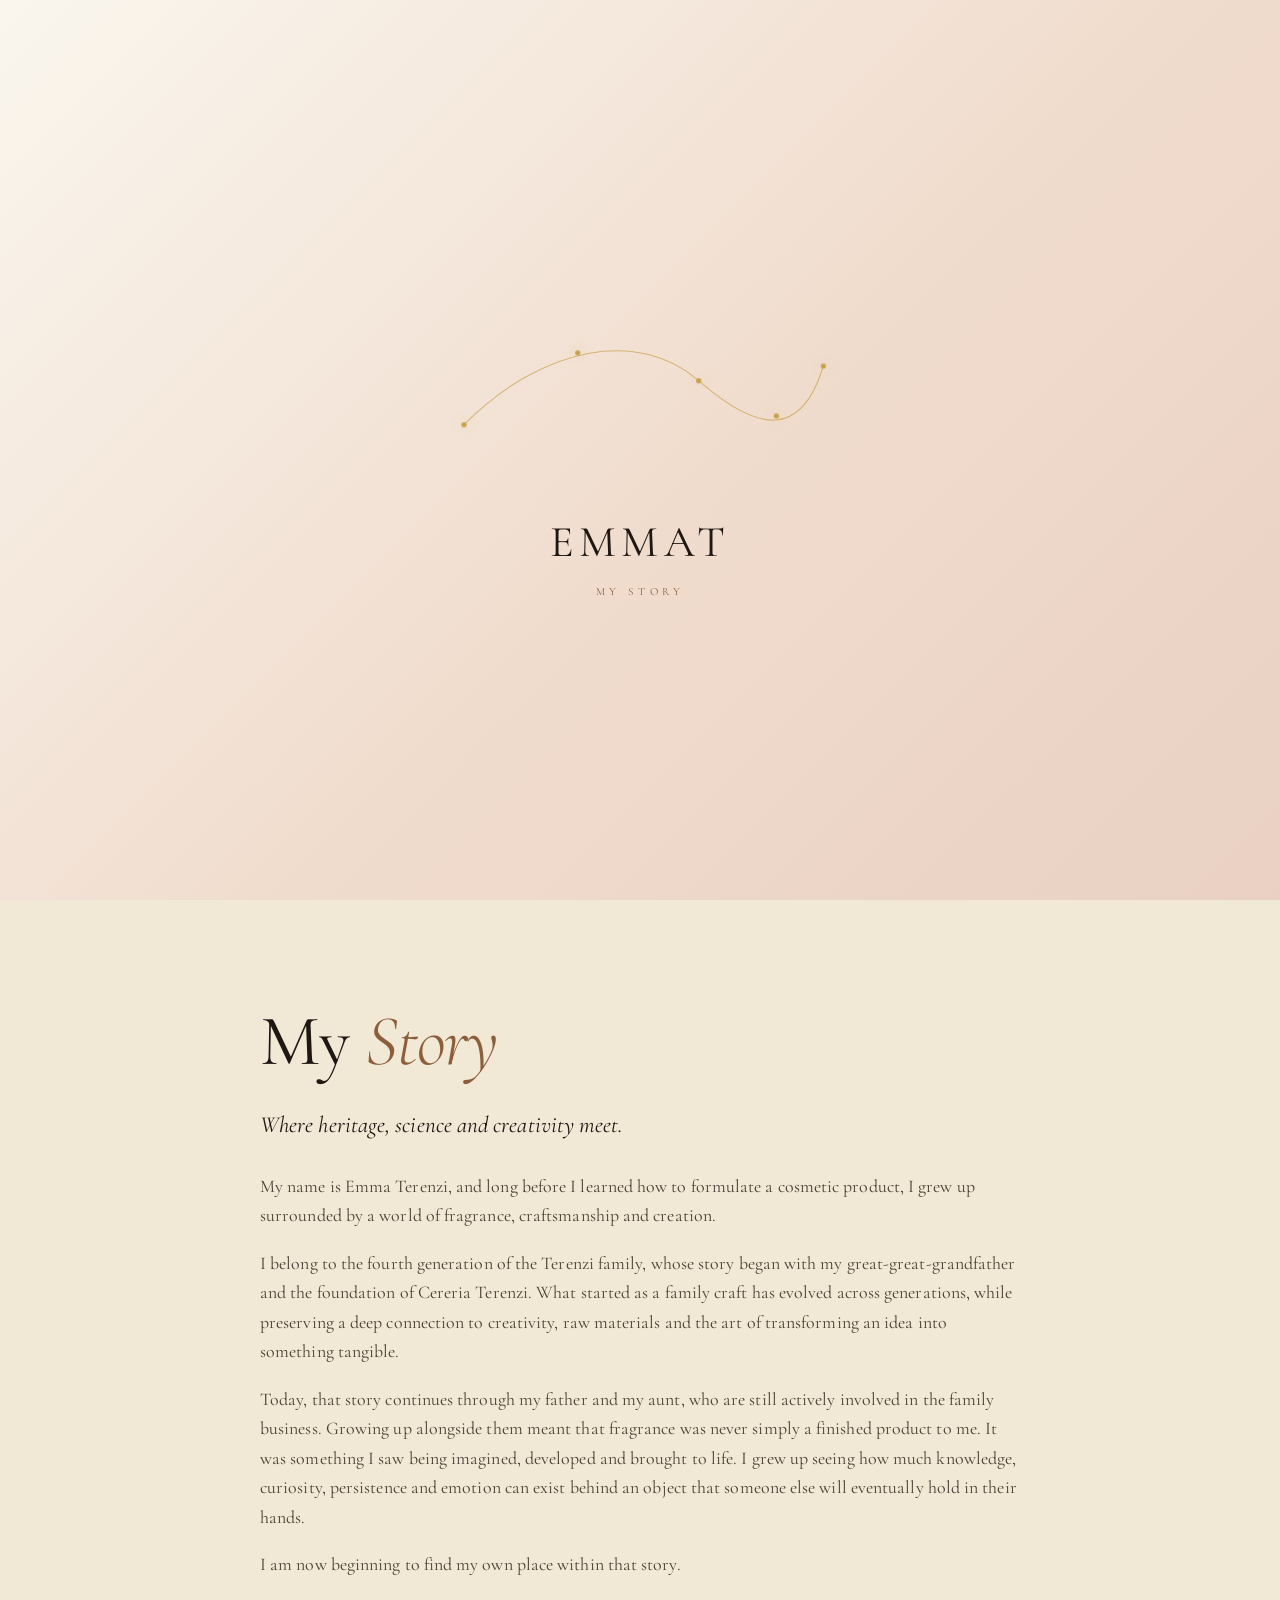
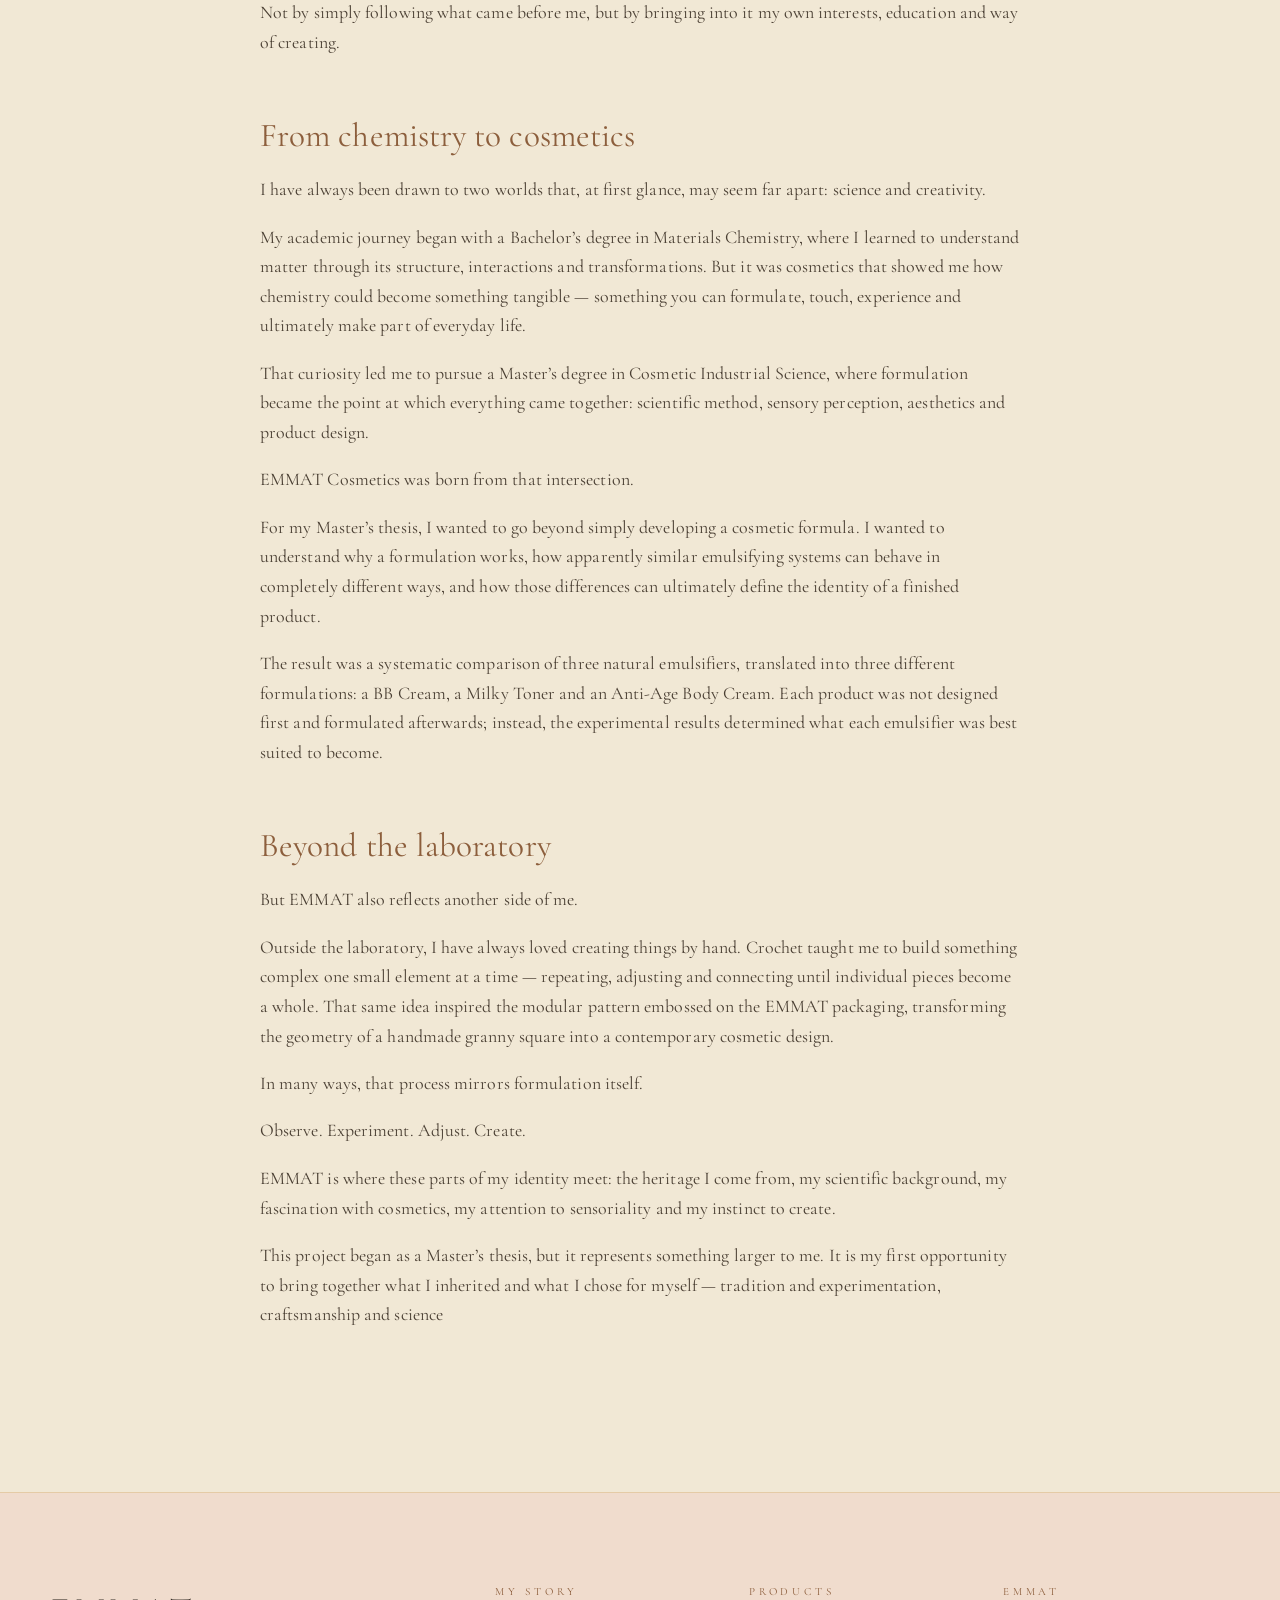
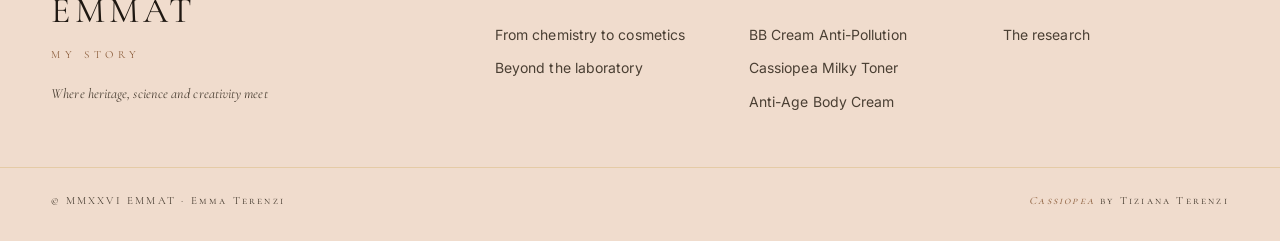
<file: story.html>
<!doctype html>
<html lang="en">
<head>
<meta charset="utf-8" />
<meta name="viewport" content="width=device-width, initial-scale=1, viewport-fit=cover" />
<meta name="theme-color" content="#F0DCCD" />
<title>EMMAT · My Story</title>
<meta name="description" content="My Story — Emma Terenzi, EMMAT Cosmetics. Where heritage, science and creativity meet." />

<meta property="og:title" content="EMMAT · My Story" />
<meta property="og:description" content="Where heritage, science and creativity meet." />
<meta property="og:image" content="assets/img/uploads/20261006-103315-1.jpg" />
<meta property="og:type" content="website" />
<meta name="twitter:card" content="summary_large_image" />

<link rel="preconnect" href="https://fonts.googleapis.com" />
<link rel="preconnect" href="https://fonts.gstatic.com" crossorigin />
<link href="https://fonts.googleapis.com/css2?family=Cormorant+Garamond:ital,wght@0,300;0,400;0,500;0,600;1,300;1,400;1,500&family=Cormorant+SC:wght@300;400;500&family=Inter:wght@300;400;500;600&display=swap" rel="stylesheet" />

<link rel="stylesheet" href="product.css" />
<link rel="icon" href="data:image/svg+xml,%3Csvg xmlns='http://www.w3.org/2000/svg' viewBox='0 0 32 32'%3E%3Crect width='32' height='32' fill='%23F0DCCD'/%3E%3Cpath d='M16 6 C11 13 9 17 9 20 a7 7 0 0 0 14 0 C23 17 21 13 16 6z' fill='%23E9C7A8' stroke='%238C5E3C' stroke-width='1.2'/%3E%3C/svg%3E" />
</head>
<body class="theme-bb theme-story">

<!-- ===================================================== LOADER -->
<div id="loader" class="loader" aria-hidden="true">
  <svg class="loader-cstl" viewBox="0 0 600 240">
    <g class="ldr-lines" stroke="rgba(201,162,78,.7)" stroke-width="1.4" fill="none">
      <path d="M60,170 C170,60 300,40 380,110 S520,190 550,90" />
    </g>
    <g class="ldr-stars" fill="#C9A24E">
      <circle cx="60" cy="170" r="3.6"/>
      <circle cx="215" cy="72" r="3.6"/>
      <circle cx="380" cy="110" r="3.6"/>
      <circle cx="486" cy="158" r="3.6"/>
      <circle cx="550" cy="90" r="3.6"/>
    </g>
  </svg>
  <div class="loader-mark">
    <span>EMMAT</span>
    <em>MY STORY</em>
  </div>
</div>

<canvas id="dust" aria-hidden="true"></canvas>
<div id="cursor" aria-hidden="true"><span></span></div>
<div id="progress" aria-hidden="true"><i></i></div>

<header class="nav" id="nav">
  <div class="nav-inner">
    <a href="index.html" class="brand" aria-label="EMMAT — back to the home page">
      <span class="brand-mark">EMMAT</span>
      <span class="brand-sub">MY STORY</span>
    </a>
    <nav class="nav-links" aria-label="Sections">
      <a href="#story">My Story</a>
      <a href="#chemistry">From chemistry to cosmetics</a>
      <a href="#laboratory">Beyond the laboratory</a>
      <a href="acknowledgements.html">Acknowledgements</a>
    </nav>
    <div class="nav-dd">
      <button type="button" class="nav-dd-btn" aria-expanded="false" aria-haspopup="true" aria-controls="productsMenu">Products
        <svg viewBox="0 0 10 10" aria-hidden="true"><polyline points="1.5 3.5 5 7 8.5 3.5"></polyline></svg>
      </button>
      <ul class="nav-dd-menu" id="productsMenu">
        <li><a href="bb-cream.html">BB CREAM ANTI-POLLUTION</a></li>
        <li><a href="milky-toner.html">MILKY TONER</a></li>
        <li><a href="body-cream.html">ANTI-AGE BODY CREAM</a></li>
      </ul>
    </div>
    <button class="nav-burger" aria-label="Open menu" aria-expanded="false">
      <span></span><span></span><span></span>
    </button>
  </div>
</header>

<main id="top">

<!-- ============================================================ PHOTO -->
<figure class="story-photo">
  <img src="assets/img/uploads/20261006-103315-1.jpg" width="1536" height="1024" alt="A woman in a bordeaux blazer rests her chin on her hand beside the three Cassiopea products — BB-Cream, Milky Toner and Anti-Age Body Cream — on a stone slab draped with crochet lace" loading="lazy" />
</figure>

<!-- ============================================================ STORY -->
<section id="story" class="storia">
  <div class="container">
    <div class="storia-copy story-copy">
      <h1 class="display">My <span class="italic">Story</span></h1>
      <p class="big">Where heritage, science and creativity meet.</p>
      <p>My name is Emma Terenzi, and long before I learned how to formulate a cosmetic product, I grew up surrounded by a world of fragrance, craftsmanship and creation.</p>
      <p>I belong to the fourth generation of the Terenzi family, whose story began with my great-great-grandfather and the foundation of Cereria Terenzi. What started as a family craft has evolved across generations, while preserving a deep connection to creativity, raw materials and the art of transforming an idea into something tangible.</p>
      <p>Today, that story continues through my father and my aunt, who are still actively involved in the family business. Growing up alongside them meant that fragrance was never simply a finished product to me. It was something I saw being imagined, developed and brought to life. I grew up seeing how much knowledge, curiosity, persistence and emotion can exist behind an object that someone else will eventually hold in their hands.</p>
      <p>I am now beginning to find my own place within that story.</p>
      <p>Not by simply following what came before me, but by bringing into it my own interests, education and way of creating.</p>

      <h2 id="chemistry">From chemistry to cosmetics</h2>
      <p>I have always been drawn to two worlds that, at first glance, may seem far apart: science and creativity.</p>
      <p>My academic journey began with a Bachelor’s degree in Materials Chemistry, where I learned to understand matter through its structure, interactions and transformations. But it was cosmetics that showed me how chemistry could become something tangible — something you can formulate, touch, experience and ultimately make part of everyday life.</p>
      <p>That curiosity led me to pursue a Master’s degree in Cosmetic Industrial Science, where formulation became the point at which everything came together: scientific method, sensory perception, aesthetics and product design.</p>
      <p>EMMAT Cosmetics was born from that intersection.</p>
      <p>For my Master’s thesis, I wanted to go beyond simply developing a cosmetic formula. I wanted to understand why a formulation works, how apparently similar emulsifying systems can behave in completely different ways, and how those differences can ultimately define the identity of a finished product.</p>
      <p>The result was a systematic comparison of three natural emulsifiers, translated into three different formulations: a BB Cream, a Milky Toner and an Anti-Age Body Cream. Each product was not designed first and formulated afterwards; instead, the experimental results determined what each emulsifier was best suited to become.</p>

      <h2 id="laboratory">Beyond the laboratory</h2>
      <p>But EMMAT also reflects another side of me.</p>
      <p>Outside the laboratory, I have always loved creating things by hand. Crochet taught me to build something complex one small element at a time — repeating, adjusting and connecting until individual pieces become a whole. That same idea inspired the modular pattern embossed on the EMMAT packaging, transforming the geometry of a handmade granny square into a contemporary cosmetic design.</p>
      <p>In many ways, that process mirrors formulation itself.</p>
      <p>Observe. Experiment. Adjust. Create.</p>
      <p>EMMAT is where these parts of my identity meet: the heritage I come from, my scientific background, my fascination with cosmetics, my attention to sensoriality and my instinct to create.</p>
      <p>This project began as a Master’s thesis, but it represents something larger to me. It is my first opportunity to bring together what I inherited and what I chose for myself — tradition and experimentation, craftsmanship and science</p>
    </div>
  </div>
</section>

</main>

<footer class="footer">
  <div class="container footer-inner">
    <div class="footer-brand">
      <span class="brand-mark big">EMMAT</span>
      <span class="brand-sub">MY STORY</span>
      <p class="footer-tag">Where heritage, science and creativity meet</p>
    </div>
    <div class="footer-cols">
      <div>
        <h4>My Story</h4>
        <a href="#chemistry">From chemistry to cosmetics</a>
        <a href="#laboratory">Beyond the laboratory</a>
      </div>
      <div>
        <h4>Products</h4>
        <a href="bb-cream.html">BB Cream Anti-Pollution</a>
        <a href="milky-toner.html">Cassiopea Milky Toner</a>
        <a href="body-cream.html">Anti-Age Body Cream</a>
      </div>
      <div>
        <h4>EMMAT</h4>
        <a href="index.html#research">The research</a>
      </div>
    </div>
  </div>
  <div class="footer-base">
    <span>© MMXXVI EMMAT · Emma Terenzi</span>
    <span><em>Cassiopea</em> by Tiziana Terenzi</span>
  </div>
</footer>

<script src="app.js"></script>
</body>
</html>
</file>
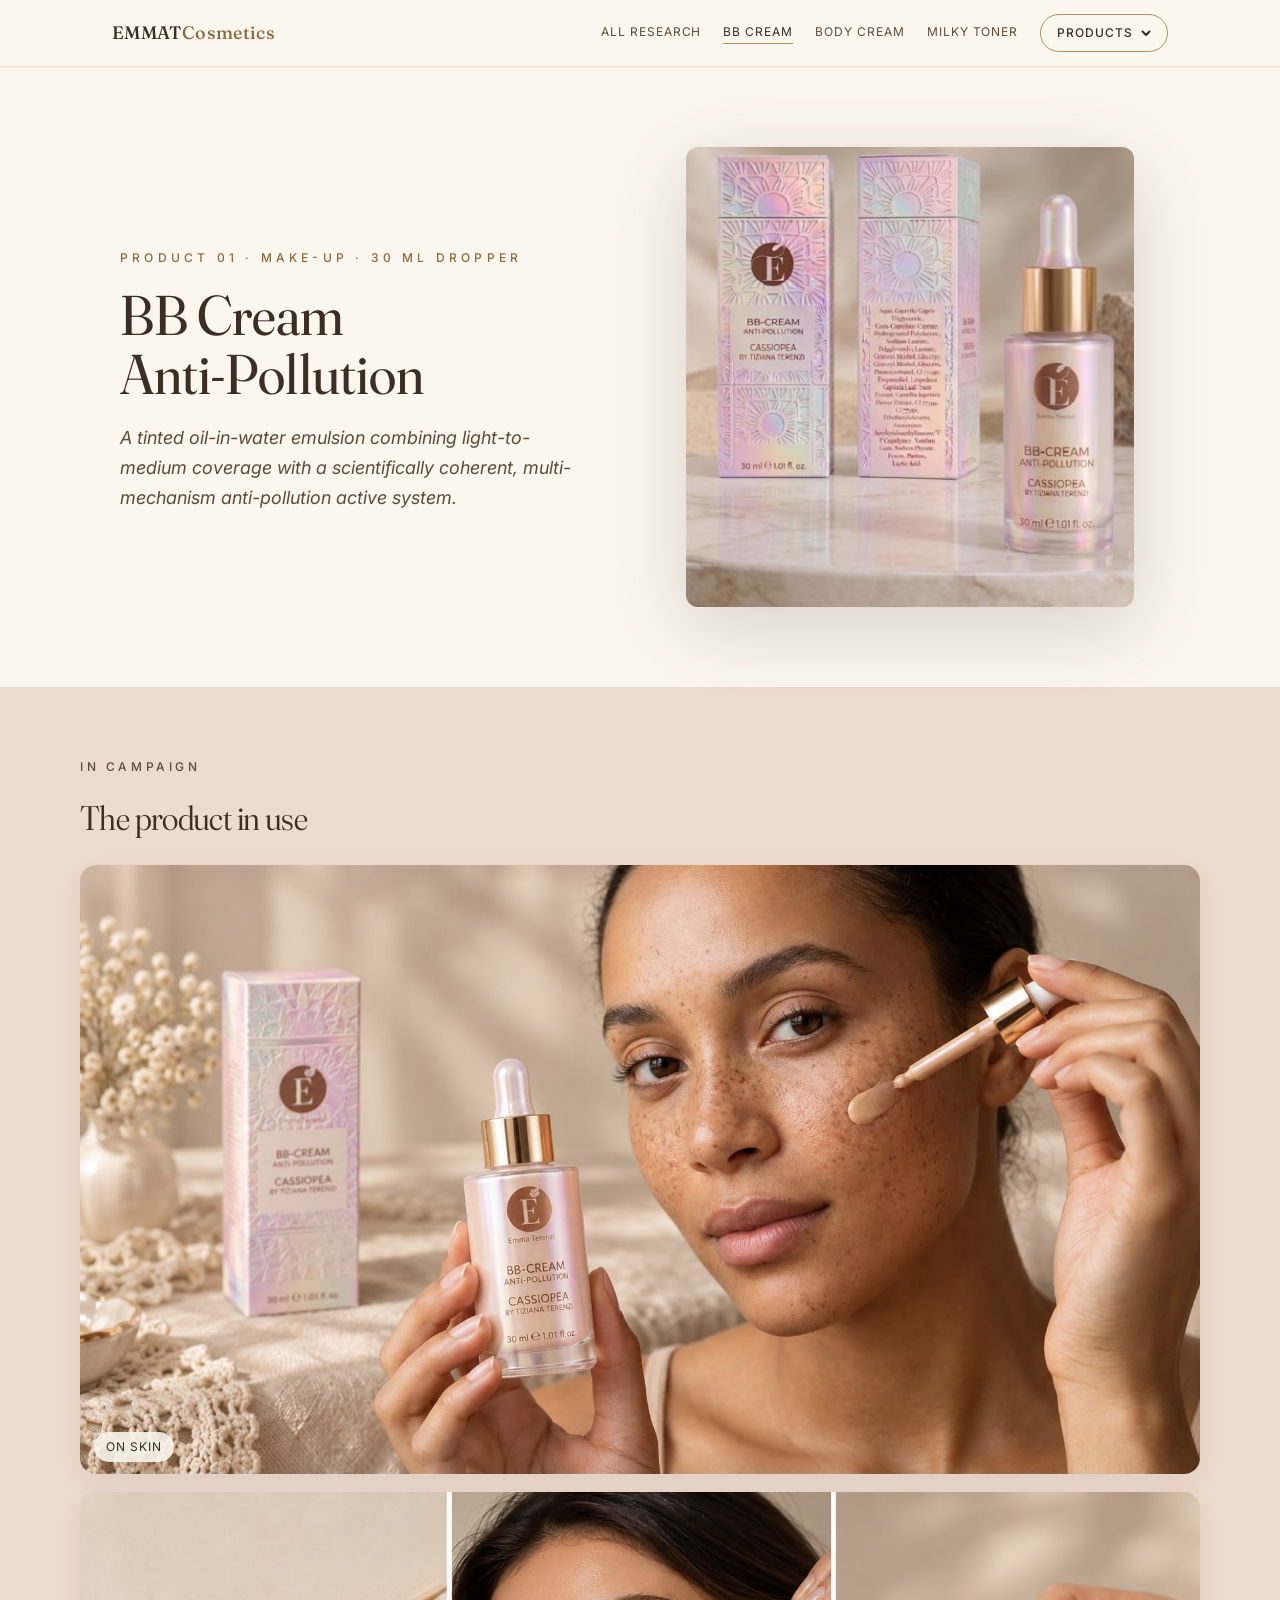
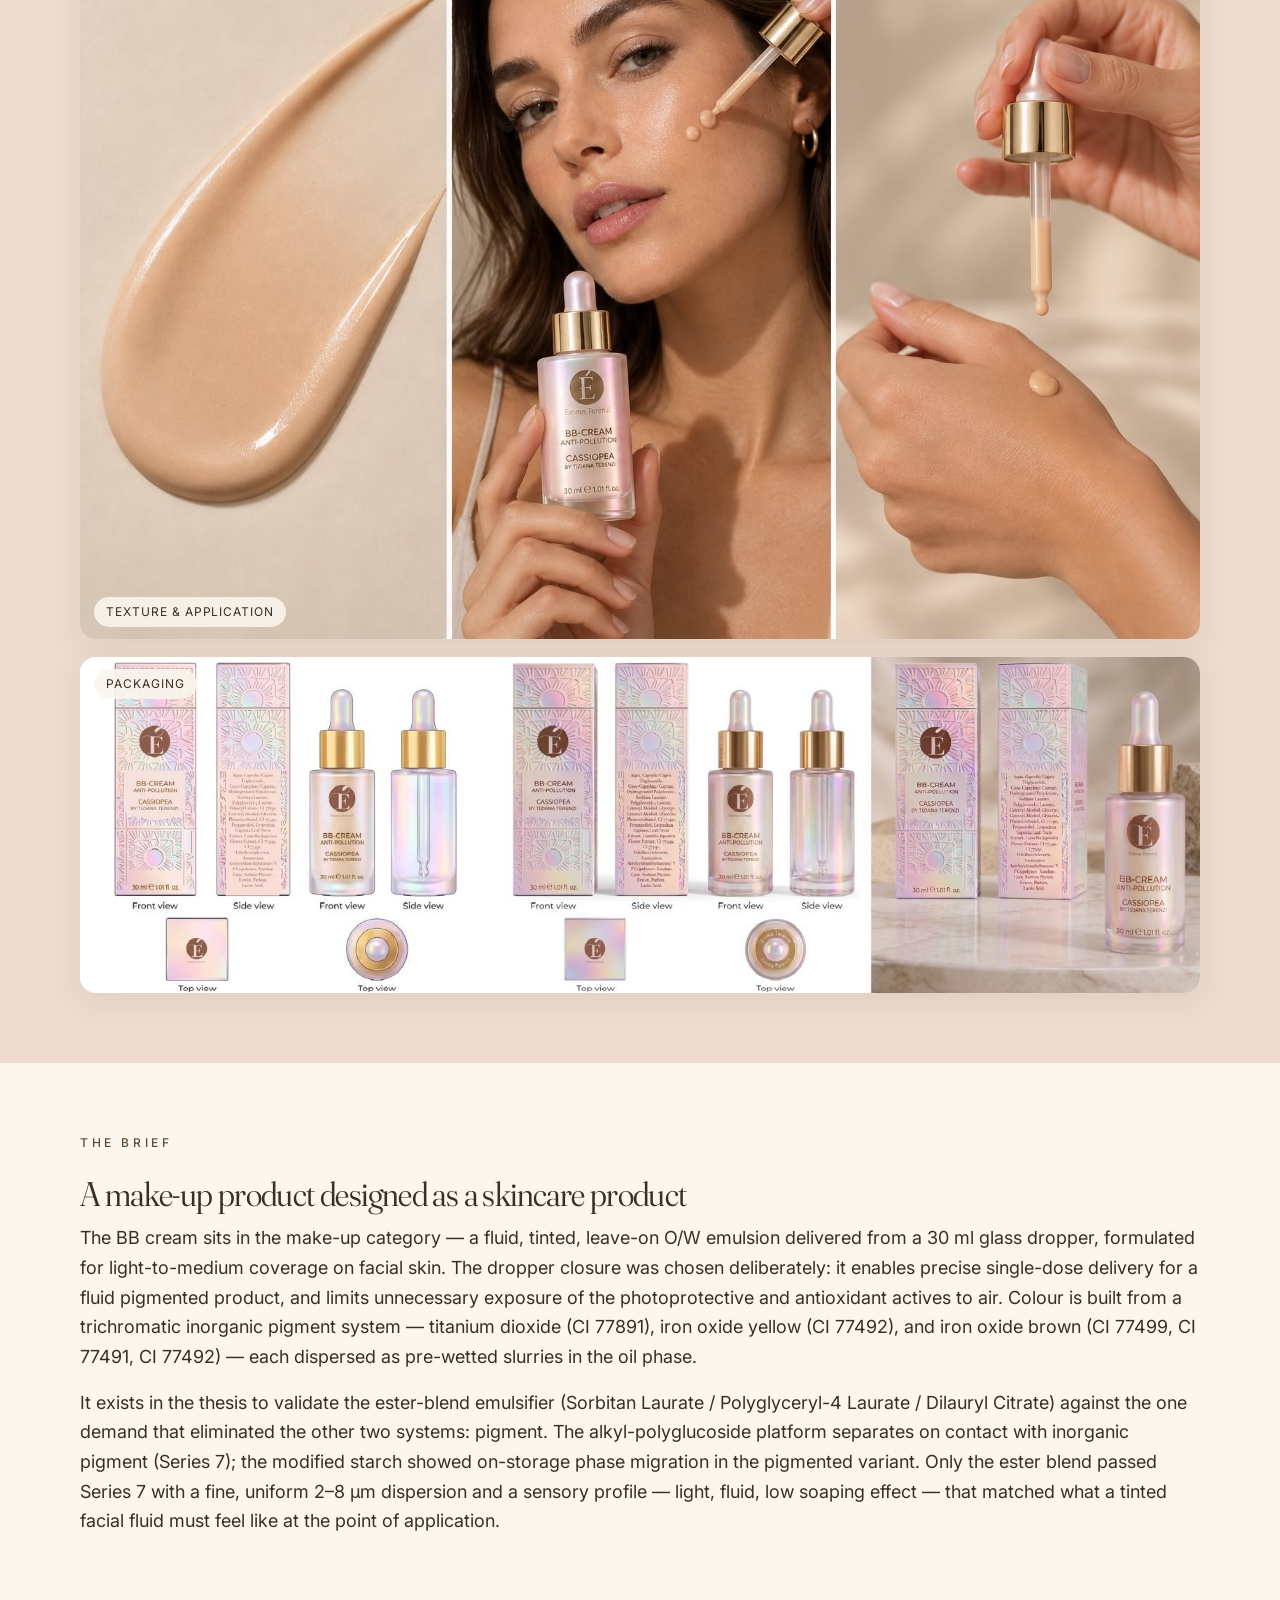
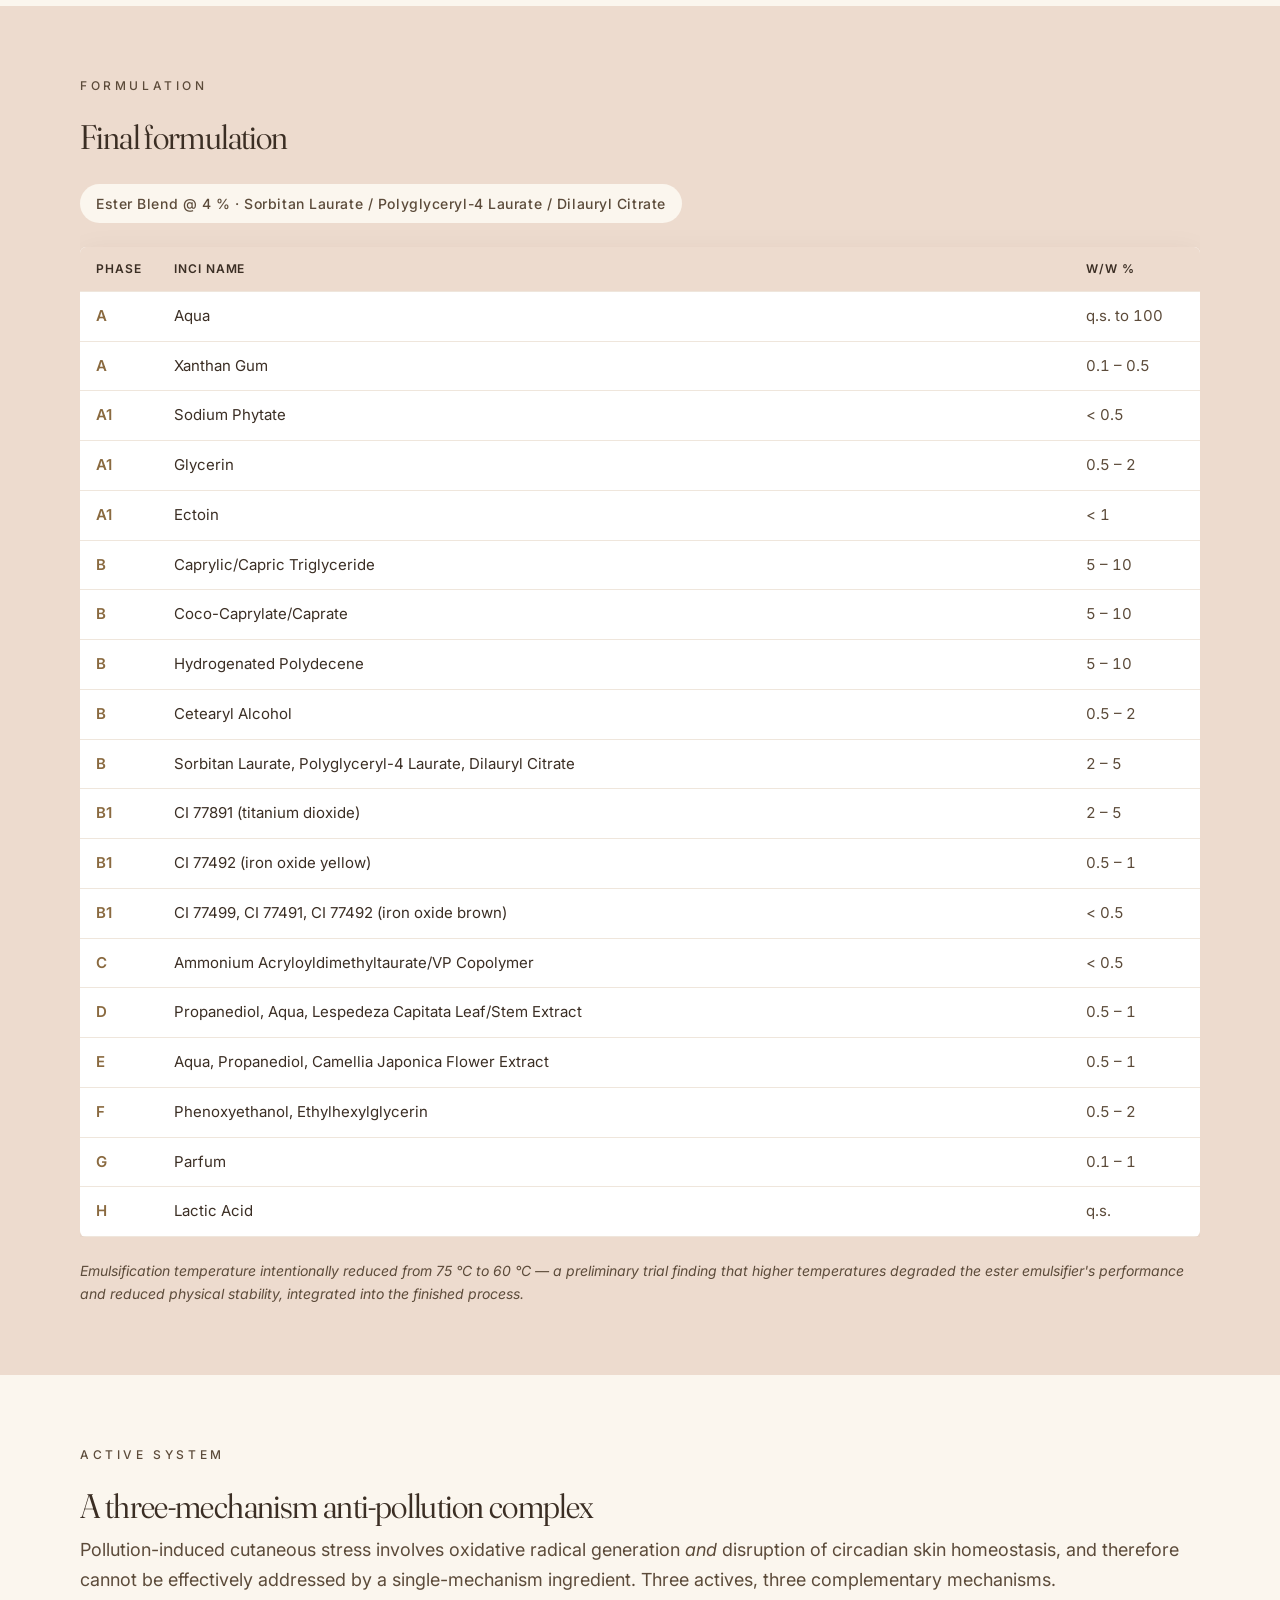
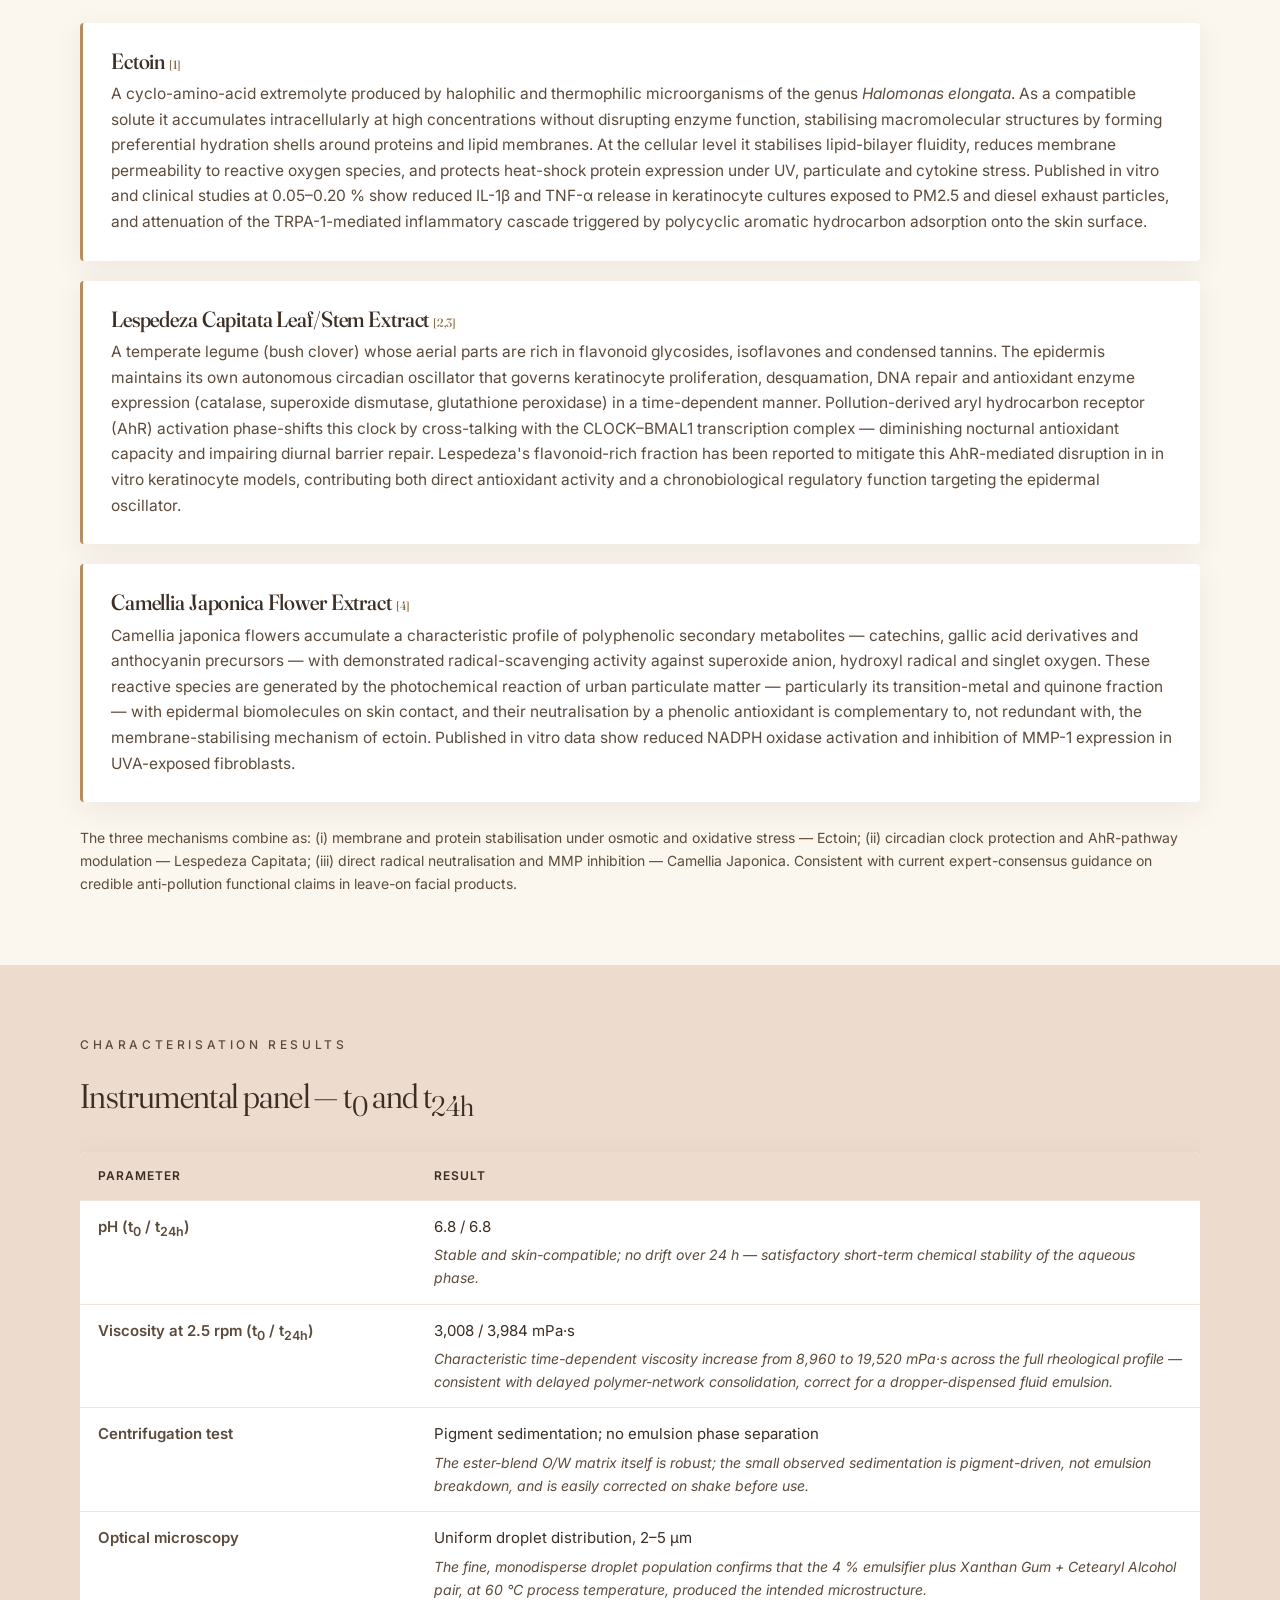
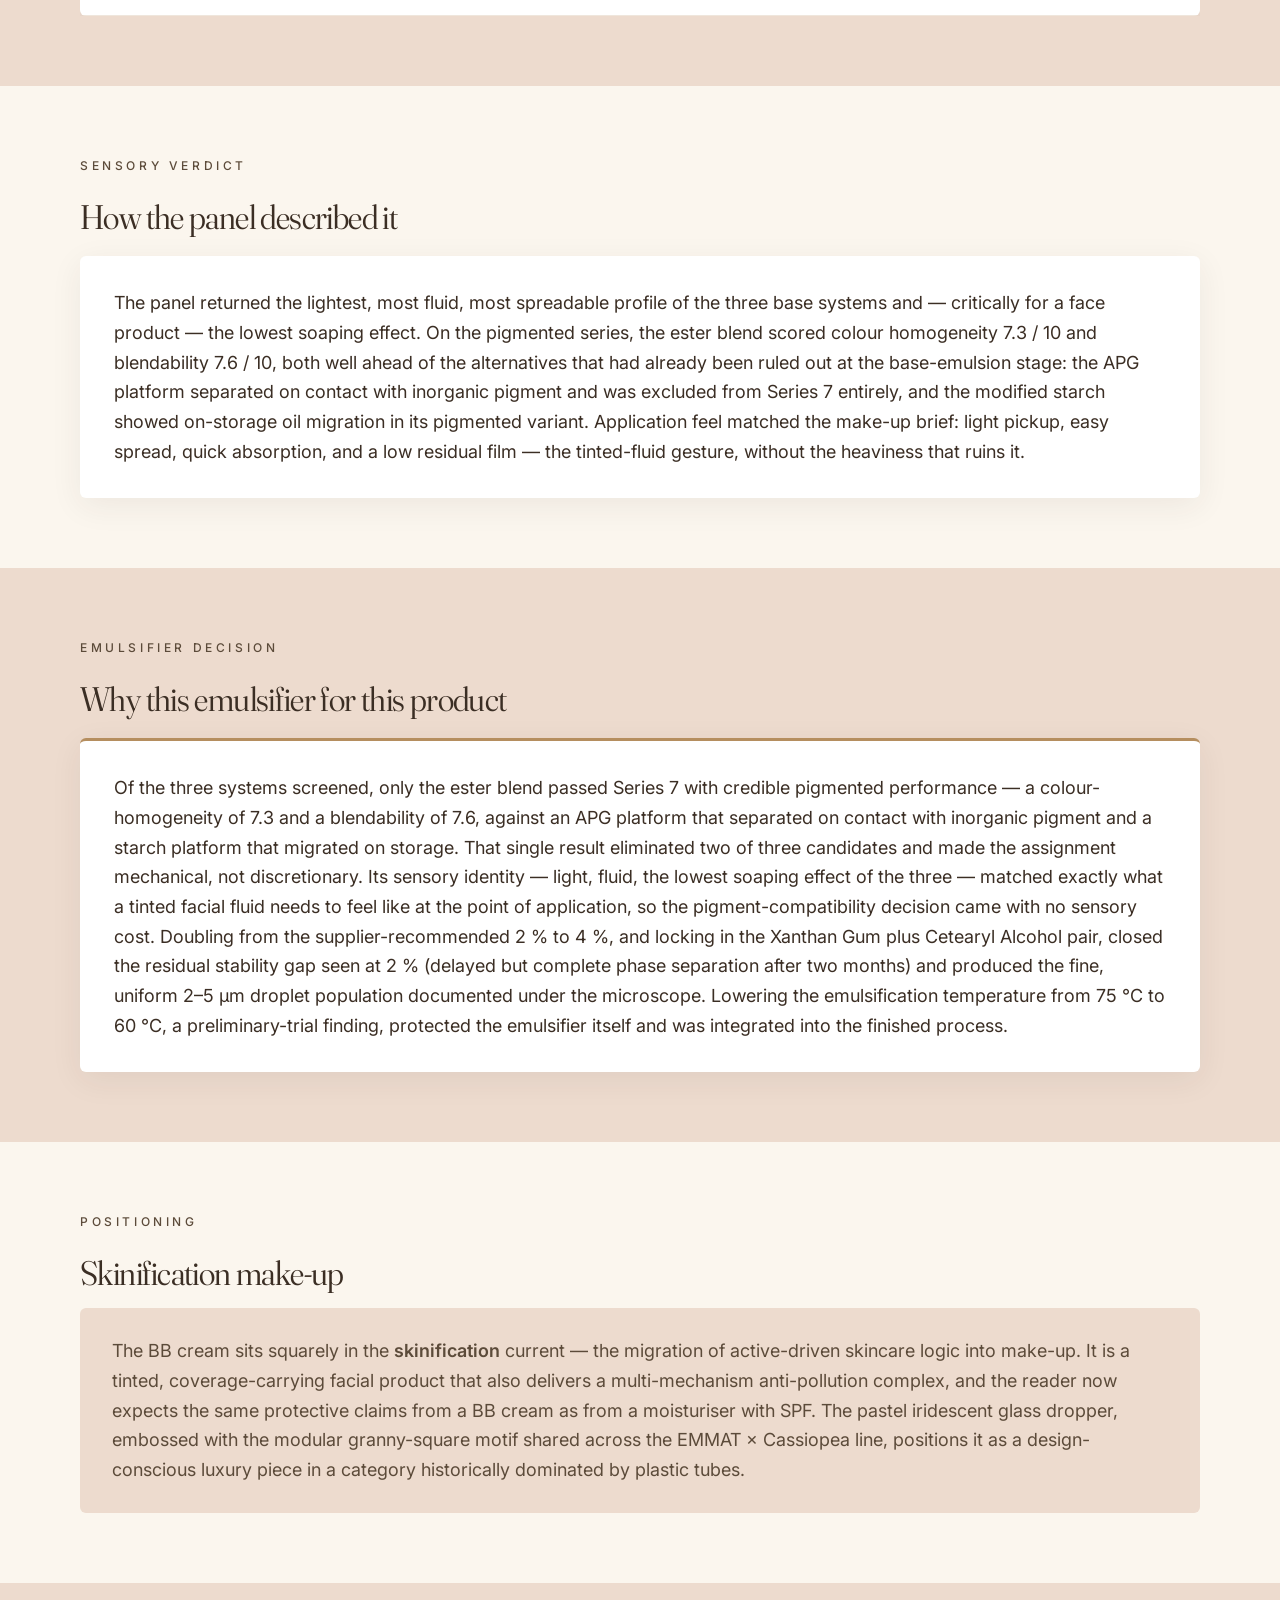
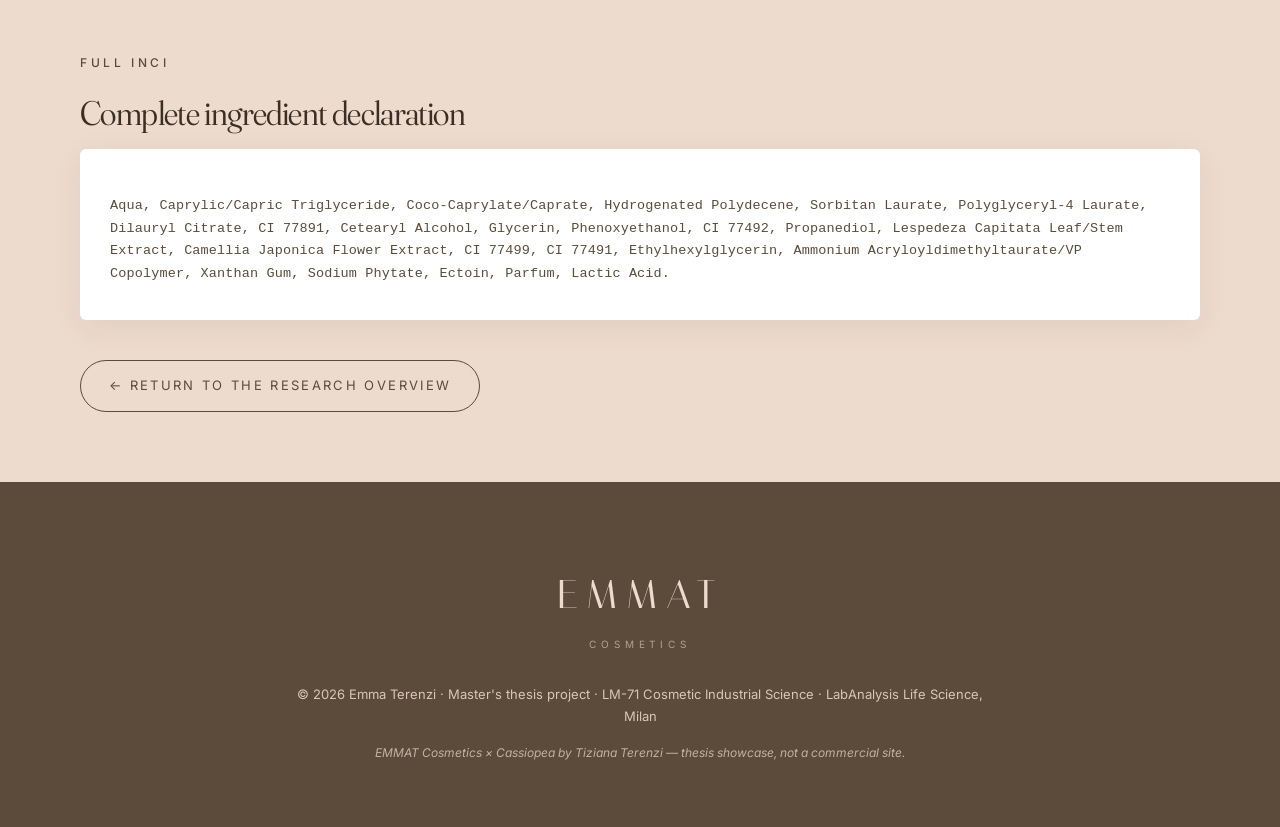
<file: products/bb-cream.html>
<!DOCTYPE html>
<html lang="en-GB">
<head>
<meta charset="UTF-8">
<meta name="viewport" content="width=device-width, initial-scale=1.0">
<title>BB Cream Anti-Pollution — EMMAT Cosmetics</title>
<meta name="description" content="The development of EMMAT's tinted anti-pollution BB cream: ester-blend emulsifier, trichromatic pigment system, and a three-active anti-pollution complex. Full formulation, characterisation and rationale.">
<meta name="theme-color" content="#FBF6EE">
<link rel="preconnect" href="https://fonts.googleapis.com">
<link rel="preconnect" href="https://fonts.gstatic.com" crossorigin>
<link href="https://fonts.googleapis.com/css2?family=Fraunces:ital,opsz,wght,SOFT,WONK@0,9..144,300..700,0..100,0..1;1,9..144,300..700,0..100,0..1&family=Italiana&family=Inter:wght@300;400;500;600&display=swap" rel="stylesheet">
<link rel="stylesheet" href="../styles.css">
</head>
<body>

<!-- ══════════════ TOP NAVIGATION ══════════════ -->
<nav class="subnav" aria-label="Main">
  <div class="subnav-inner">
    <a href="../index.html" class="subnav-brand" aria-label="EMMAT Cosmetics — home">EMMAT<span>Cosmetics</span></a>
    <div class="subnav-links">
      <a href="../index.html">All research</a>
      <a href="bb-cream.html" class="current" aria-current="page">BB Cream</a>
      <a href="body-cream.html">Body Cream</a>
      <a href="milky-toner.html">Milky Toner</a>
      <div class="nav-dd">
        <button type="button" class="nav-dd-btn" aria-expanded="false" aria-haspopup="true" aria-controls="productsMenu">Products
          <svg viewBox="0 0 10 10" aria-hidden="true"><polyline points="1.5 3.5 5 7 8.5 3.5"></polyline></svg>
        </button>
        <ul class="nav-dd-menu" id="productsMenu">
          <li><a href="../bb-cream.html">BB CREAM ANTI-POLLUTION</a></li>
          <li><a href="../milky-toner.html">MILKY TONER</a></li>
          <li><a href="../body-cream.html">ANTI-AGE BODY CREAM</a></li>
        </ul>
      </div>
    </div>
  </div>
</nav>

<!-- ══════════════ HERO ══════════════ -->
<header class="product-hero">
  <div class="product-hero-text">
    <span class="eyebrow-inline">Product 01 · Make-up · 30 ml dropper</span>
    <h1>BB Cream<br>Anti-Pollution</h1>
    <p class="tag">A tinted oil-in-water emulsion combining light-to-medium coverage with a scientifically coherent, multi-mechanism anti-pollution active system.</p>
  </div>
  <div class="product-hero-media">
    <img src="../assets/img/thesis-bb-product.jpg" alt="BB Cream Anti-Pollution 30 ml glass dropper with its pink embossed box, new É Emma Terenzi packaging">
  </div>
</header>

<main>

<!-- ══════════════ CAMPAIGN IMAGERY ══════════════ -->
<section class="pp-section section-rose pp-gallery-section">
  <div class="container">
    <span class="lede-eyebrow">In campaign</span>
    <h2>The product in use</h2>
    <div class="pp-gallery">
      <figure class="pp-gallery-item pp-gallery-wide">
        <img src="../assets/img/uploads/new1-1.jpg" width="1700" height="925" alt="BB Cream Anti-Pollution held beside the face, dropper touching the cheek, box in the background" loading="lazy">
        <figcaption>On skin</figcaption>
      </figure>
      <figure class="pp-gallery-item pp-gallery-wide">
        <img src="../assets/img/uploads/new1-2.jpg" width="1536" height="1024" alt="BB Cream swatch, application with the dropper, and a blended dot on the back of the hand" loading="lazy">
        <figcaption>Texture &amp; application</figcaption>
      </figure>
      <figure class="pp-gallery-item pp-gallery-wide pp-gallery-contain">
        <img src="../assets/img/thesis-bb-packaging.jpg" alt="BB Cream Anti-Pollution packaging views: box and dropper bottle, front, side and top, two colourways and a styled render" loading="lazy">
        <figcaption>Packaging</figcaption>
      </figure>
    </div>
  </div>
</section>

<!-- ══════════════ THE BRIEF ══════════════ -->
<section class="pp-section section-cream">
  <div class="container">
    <span class="lede-eyebrow">The brief</span>
    <h2>A make-up product designed as a skincare product</h2>
    <p>The BB cream sits in the make-up category — a fluid, tinted, leave-on O/W emulsion delivered from a 30 ml glass dropper, formulated for light-to-medium coverage on facial skin. The dropper closure was chosen deliberately: it enables precise single-dose delivery for a fluid pigmented product, and limits unnecessary exposure of the photoprotective and antioxidant actives to air. Colour is built from a trichromatic inorganic pigment system — titanium dioxide (CI 77891), iron oxide yellow (CI 77492), and iron oxide brown (CI 77499, CI 77491, CI 77492) — each dispersed as pre-wetted slurries in the oil phase.</p>
    <p>It exists in the thesis to validate the ester-blend emulsifier (Sorbitan Laurate / Polyglyceryl-4 Laurate / Dilauryl Citrate) against the one demand that eliminated the other two systems: pigment. The alkyl-polyglucoside platform separates on contact with inorganic pigment (Series 7); the modified starch showed on-storage phase migration in the pigmented variant. Only the ester blend passed Series 7 with a fine, uniform 2–8 µm dispersion and a sensory profile — light, fluid, low soaping effect — that matched what a tinted facial fluid must feel like at the point of application.</p>
  </div>
</section>

<!-- ══════════════ FORMULATION ══════════════ -->
<section class="pp-section section-rose">
  <div class="container">
    <span class="lede-eyebrow">Formulation</span>
    <h2>Final formulation</h2>
    <span class="emul-line">Ester Blend @ 4 % · Sorbitan Laurate / Polyglyceryl-4 Laurate / Dilauryl Citrate</span>
    <div class="table-scroll">
    <table class="form-table">
      <thead><tr><th scope="col">Phase</th><th scope="col">INCI name</th><th scope="col">w/w %</th></tr></thead>
      <tbody>
        <tr><td>A</td><td>Aqua</td><td>q.s. to 100</td></tr>
        <tr><td>A</td><td>Xanthan Gum</td><td>0.1 – 0.5</td></tr>
        <tr><td>A1</td><td>Sodium Phytate</td><td>&lt; 0.5</td></tr>
        <tr><td>A1</td><td>Glycerin</td><td>0.5 – 2</td></tr>
        <tr><td>A1</td><td>Ectoin</td><td>&lt; 1</td></tr>
        <tr><td>B</td><td>Caprylic/Capric Triglyceride</td><td>5 – 10</td></tr>
        <tr><td>B</td><td>Coco-Caprylate/Caprate</td><td>5 – 10</td></tr>
        <tr><td>B</td><td>Hydrogenated Polydecene</td><td>5 – 10</td></tr>
        <tr><td>B</td><td>Cetearyl Alcohol</td><td>0.5 – 2</td></tr>
        <tr><td>B</td><td>Sorbitan Laurate, Polyglyceryl-4 Laurate, Dilauryl Citrate</td><td>2 – 5</td></tr>
        <tr><td>B1</td><td>CI 77891 (titanium dioxide)</td><td>2 – 5</td></tr>
        <tr><td>B1</td><td>CI 77492 (iron oxide yellow)</td><td>0.5 – 1</td></tr>
        <tr><td>B1</td><td>CI 77499, CI 77491, CI 77492 (iron oxide brown)</td><td>&lt; 0.5</td></tr>
        <tr><td>C</td><td>Ammonium Acryloyldimethyltaurate/VP Copolymer</td><td>&lt; 0.5</td></tr>
        <tr><td>D</td><td>Propanediol, Aqua, Lespedeza Capitata Leaf/Stem Extract</td><td>0.5 – 1</td></tr>
        <tr><td>E</td><td>Aqua, Propanediol, Camellia Japonica Flower Extract</td><td>0.5 – 1</td></tr>
        <tr><td>F</td><td>Phenoxyethanol, Ethylhexylglycerin</td><td>0.5 – 2</td></tr>
        <tr><td>G</td><td>Parfum</td><td>0.1 – 1</td></tr>
        <tr><td>H</td><td>Lactic Acid</td><td>q.s.</td></tr>
      </tbody>
    </table>
    </div>
    <p class="pp-note">Emulsification temperature intentionally reduced from 75 °C to 60 °C — a preliminary trial finding that higher temperatures degraded the ester emulsifier's performance and reduced physical stability, integrated into the finished process.</p>
  </div>
</section>

<!-- ══════════════ ACTIVE SYSTEM DEEP DIVE ══════════════ -->
<section class="pp-section section-cream">
  <div class="container">
    <span class="lede-eyebrow">Active system</span>
    <h2>A three-mechanism anti-pollution complex</h2>
    <p class="pp-intro">Pollution-induced cutaneous stress involves oxidative radical generation <em>and</em> disruption of circadian skin homeostasis, and therefore cannot be effectively addressed by a single-mechanism ingredient. Three actives, three complementary mechanisms.</p>

    <div class="active-block">
      <h4>Ectoin <span class="ref">[1]</span></h4>
      <p>A cyclo-amino-acid extremolyte produced by halophilic and thermophilic microorganisms of the genus <em>Halomonas elongata</em>. As a compatible solute it accumulates intracellularly at high concentrations without disrupting enzyme function, stabilising macromolecular structures by forming preferential hydration shells around proteins and lipid membranes. At the cellular level it stabilises lipid-bilayer fluidity, reduces membrane permeability to reactive oxygen species, and protects heat-shock protein expression under UV, particulate and cytokine stress. Published in vitro and clinical studies at 0.05–0.20 % show reduced IL-1β and TNF-α release in keratinocyte cultures exposed to PM2.5 and diesel exhaust particles, and attenuation of the TRPA-1-mediated inflammatory cascade triggered by polycyclic aromatic hydrocarbon adsorption onto the skin surface.</p>
    </div>

    <div class="active-block">
      <h4>Lespedeza Capitata Leaf/Stem Extract <span class="ref">[2,3]</span></h4>
      <p>A temperate legume (bush clover) whose aerial parts are rich in flavonoid glycosides, isoflavones and condensed tannins. The epidermis maintains its own autonomous circadian oscillator that governs keratinocyte proliferation, desquamation, DNA repair and antioxidant enzyme expression (catalase, superoxide dismutase, glutathione peroxidase) in a time-dependent manner. Pollution-derived aryl hydrocarbon receptor (AhR) activation phase-shifts this clock by cross-talking with the CLOCK–BMAL1 transcription complex — diminishing nocturnal antioxidant capacity and impairing diurnal barrier repair. Lespedeza's flavonoid-rich fraction has been reported to mitigate this AhR-mediated disruption in in vitro keratinocyte models, contributing both direct antioxidant activity and a chronobiological regulatory function targeting the epidermal oscillator.</p>
    </div>

    <div class="active-block">
      <h4>Camellia Japonica Flower Extract <span class="ref">[4]</span></h4>
      <p>Camellia japonica flowers accumulate a characteristic profile of polyphenolic secondary metabolites — catechins, gallic acid derivatives and anthocyanin precursors — with demonstrated radical-scavenging activity against superoxide anion, hydroxyl radical and singlet oxygen. These reactive species are generated by the photochemical reaction of urban particulate matter — particularly its transition-metal and quinone fraction — with epidermal biomolecules on skin contact, and their neutralisation by a phenolic antioxidant is complementary to, not redundant with, the membrane-stabilising mechanism of ectoin. Published in vitro data show reduced NADPH oxidase activation and inhibition of MMP-1 expression in UVA-exposed fibroblasts.</p>
    </div>

    <p class="pp-summary">The three mechanisms combine as: (i) membrane and protein stabilisation under osmotic and oxidative stress — Ectoin; (ii) circadian clock protection and AhR-pathway modulation — Lespedeza Capitata; (iii) direct radical neutralisation and MMP inhibition — Camellia Japonica. Consistent with current expert-consensus guidance on credible anti-pollution functional claims in leave-on facial products.</p>
  </div>
</section>

<!-- ══════════════ CHARACTERISATION RESULTS ══════════════ -->
<section class="pp-section section-rose">
  <div class="container">
    <span class="lede-eyebrow">Characterisation results</span>
    <h2>Instrumental panel — t<sub>0</sub> and t<sub>24h</sub></h2>
    <div class="table-scroll">
    <table class="results-table">
      <thead><tr><th scope="col">Parameter</th><th scope="col">Result</th></tr></thead>
      <tbody>
        <tr>
          <td>pH (t<sub>0</sub> / t<sub>24h</sub>)</td>
          <td>6.8 / 6.8
            <span class="interp">Stable and skin-compatible; no drift over 24 h — satisfactory short-term chemical stability of the aqueous phase.</span>
          </td>
        </tr>
        <tr>
          <td>Viscosity at 2.5 rpm (t<sub>0</sub> / t<sub>24h</sub>)</td>
          <td>3,008 / 3,984 mPa·s
            <span class="interp">Characteristic time-dependent viscosity increase from 8,960 to 19,520 mPa·s across the full rheological profile — consistent with delayed polymer-network consolidation, correct for a dropper-dispensed fluid emulsion.</span>
          </td>
        </tr>
        <tr>
          <td>Centrifugation test</td>
          <td>Pigment sedimentation; no emulsion phase separation
            <span class="interp">The ester-blend O/W matrix itself is robust; the small observed sedimentation is pigment-driven, not emulsion breakdown, and is easily corrected on shake before use.</span>
          </td>
        </tr>
        <tr>
          <td>Optical microscopy</td>
          <td>Uniform droplet distribution, 2–5 µm
            <span class="interp">The fine, monodisperse droplet population confirms that the 4 % emulsifier plus Xanthan Gum + Cetearyl Alcohol pair, at 60 °C process temperature, produced the intended microstructure.</span>
          </td>
        </tr>
      </tbody>
    </table>
    </div>
  </div>
</section>

<!-- ══════════════ SENSORY VERDICT ══════════════ -->
<section class="pp-section section-cream">
  <div class="container">
    <span class="lede-eyebrow">Sensory verdict</span>
    <h2>How the panel described it</h2>
    <div class="verdict-panel">
      <p>The panel returned the lightest, most fluid, most spreadable profile of the three base systems and — critically for a face product — the lowest soaping effect. On the pigmented series, the ester blend scored colour homogeneity 7.3 / 10 and blendability 7.6 / 10, both well ahead of the alternatives that had already been ruled out at the base-emulsion stage: the APG platform separated on contact with inorganic pigment and was excluded from Series 7 entirely, and the modified starch showed on-storage oil migration in its pigmented variant. Application feel matched the make-up brief: light pickup, easy spread, quick absorption, and a low residual film — the tinted-fluid gesture, without the heaviness that ruins it.</p>
    </div>
  </div>
</section>

<!-- ══════════════ EMULSIFIER RATIONALE ══════════════ -->
<section class="pp-section section-rose">
  <div class="container">
    <span class="lede-eyebrow">Emulsifier decision</span>
    <h2>Why this emulsifier for this product</h2>
    <div class="rationale-panel">
      <p>Of the three systems screened, only the ester blend passed Series 7 with credible pigmented performance — a colour-homogeneity of 7.3 and a blendability of 7.6, against an APG platform that separated on contact with inorganic pigment and a starch platform that migrated on storage. That single result eliminated two of three candidates and made the assignment mechanical, not discretionary. Its sensory identity — light, fluid, the lowest soaping effect of the three — matched exactly what a tinted facial fluid needs to feel like at the point of application, so the pigment-compatibility decision came with no sensory cost. Doubling from the supplier-recommended 2 % to 4 %, and locking in the Xanthan Gum plus Cetearyl Alcohol pair, closed the residual stability gap seen at 2 % (delayed but complete phase separation after two months) and produced the fine, uniform 2–5 µm droplet population documented under the microscope. Lowering the emulsification temperature from 75 °C to 60 °C, a preliminary-trial finding, protected the emulsifier itself and was integrated into the finished process.</p>
    </div>
  </div>
</section>

<!-- ══════════════ POSITIONING ══════════════ -->
<section class="pp-section section-cream">
  <div class="container">
    <span class="lede-eyebrow">Positioning</span>
    <h2>Skinification make-up</h2>
    <div class="positioning-panel">
      <p>The BB cream sits squarely in the <strong>skinification</strong> current — the migration of active-driven skincare logic into make-up. It is a tinted, coverage-carrying facial product that also delivers a multi-mechanism anti-pollution complex, and the reader now expects the same protective claims from a BB cream as from a moisturiser with SPF. The pastel iridescent glass dropper, embossed with the modular granny-square motif shared across the EMMAT × Cassiopea line, positions it as a design-conscious luxury piece in a category historically dominated by plastic tubes.</p>
    </div>
  </div>
</section>

<!-- ══════════════ FULL INCI ══════════════ -->
<section class="pp-section section-rose">
  <div class="container">
    <span class="lede-eyebrow">Full INCI</span>
    <h2>Complete ingredient declaration</h2>
    <div class="inci-panel">
      <p class="inci">Aqua, Caprylic/Capric Triglyceride, Coco-Caprylate/Caprate, Hydrogenated Polydecene, Sorbitan Laurate, Polyglyceryl-4 Laurate, Dilauryl Citrate, CI 77891, Cetearyl Alcohol, Glycerin, Phenoxyethanol, CI 77492, Propanediol, Lespedeza Capitata Leaf/Stem Extract, Camellia Japonica Flower Extract, CI 77499, CI 77491, Ethylhexylglycerin, Ammonium Acryloyldimethyltaurate/VP Copolymer, Xanthan Gum, Sodium Phytate, Ectoin, Parfum, Lactic Acid.</p>
    </div>
    <a href="../index.html" class="back-link">← Return to the research overview</a>
  </div>
</section>

</main>

<!-- ══════════════ FOOTER ══════════════ -->
<footer class="footer">
  <div class="container">
    <div class="footer-inner">
      <div class="footer-brand">EMMAT<span>Cosmetics</span></div>
      <p class="footer-line">© 2026 Emma Terenzi · Master's thesis project · LM-71 Cosmetic Industrial Science · LabAnalysis Life Science, Milan</p>
      <p class="footer-line muted">EMMAT Cosmetics × Cassiopea by Tiziana Terenzi — thesis showcase, not a commercial site.</p>
    </div>
  </div>
</footer>

<script src="../app.js"></script>
</body>
</html>
</file>
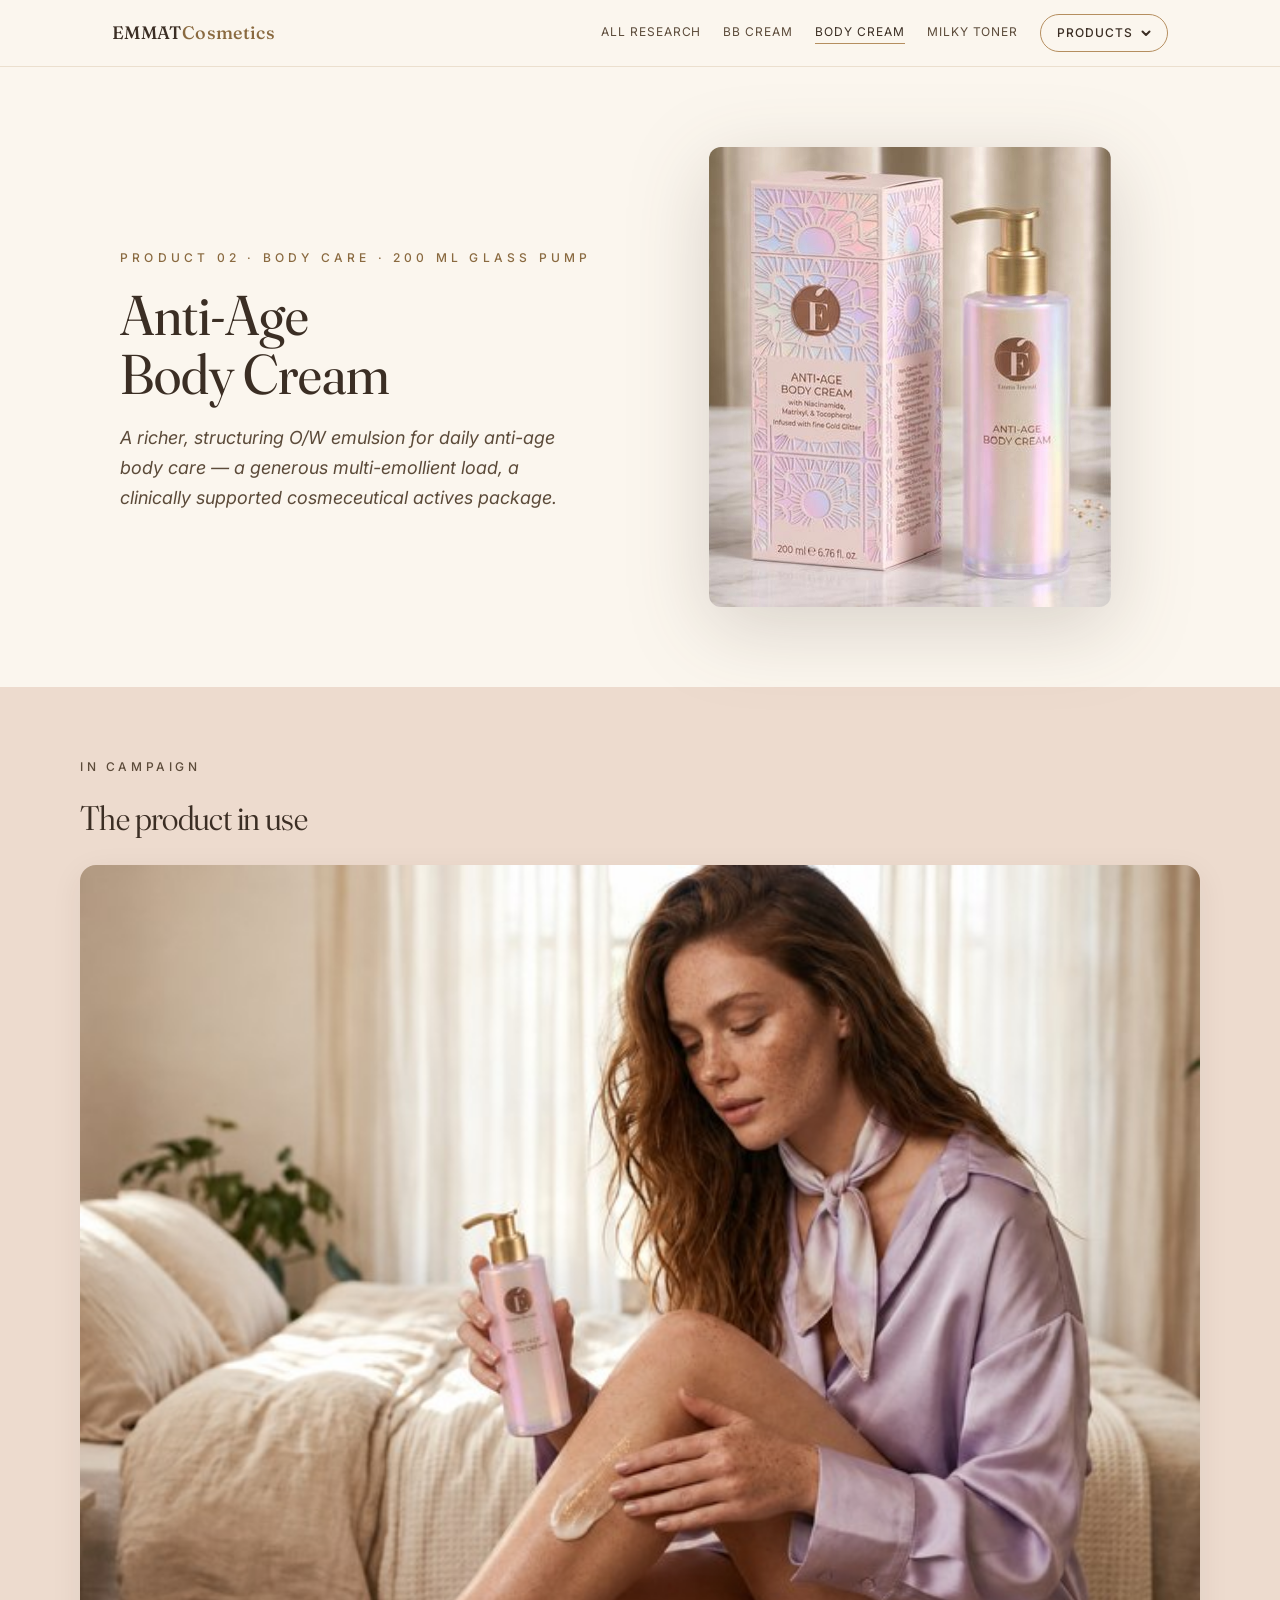
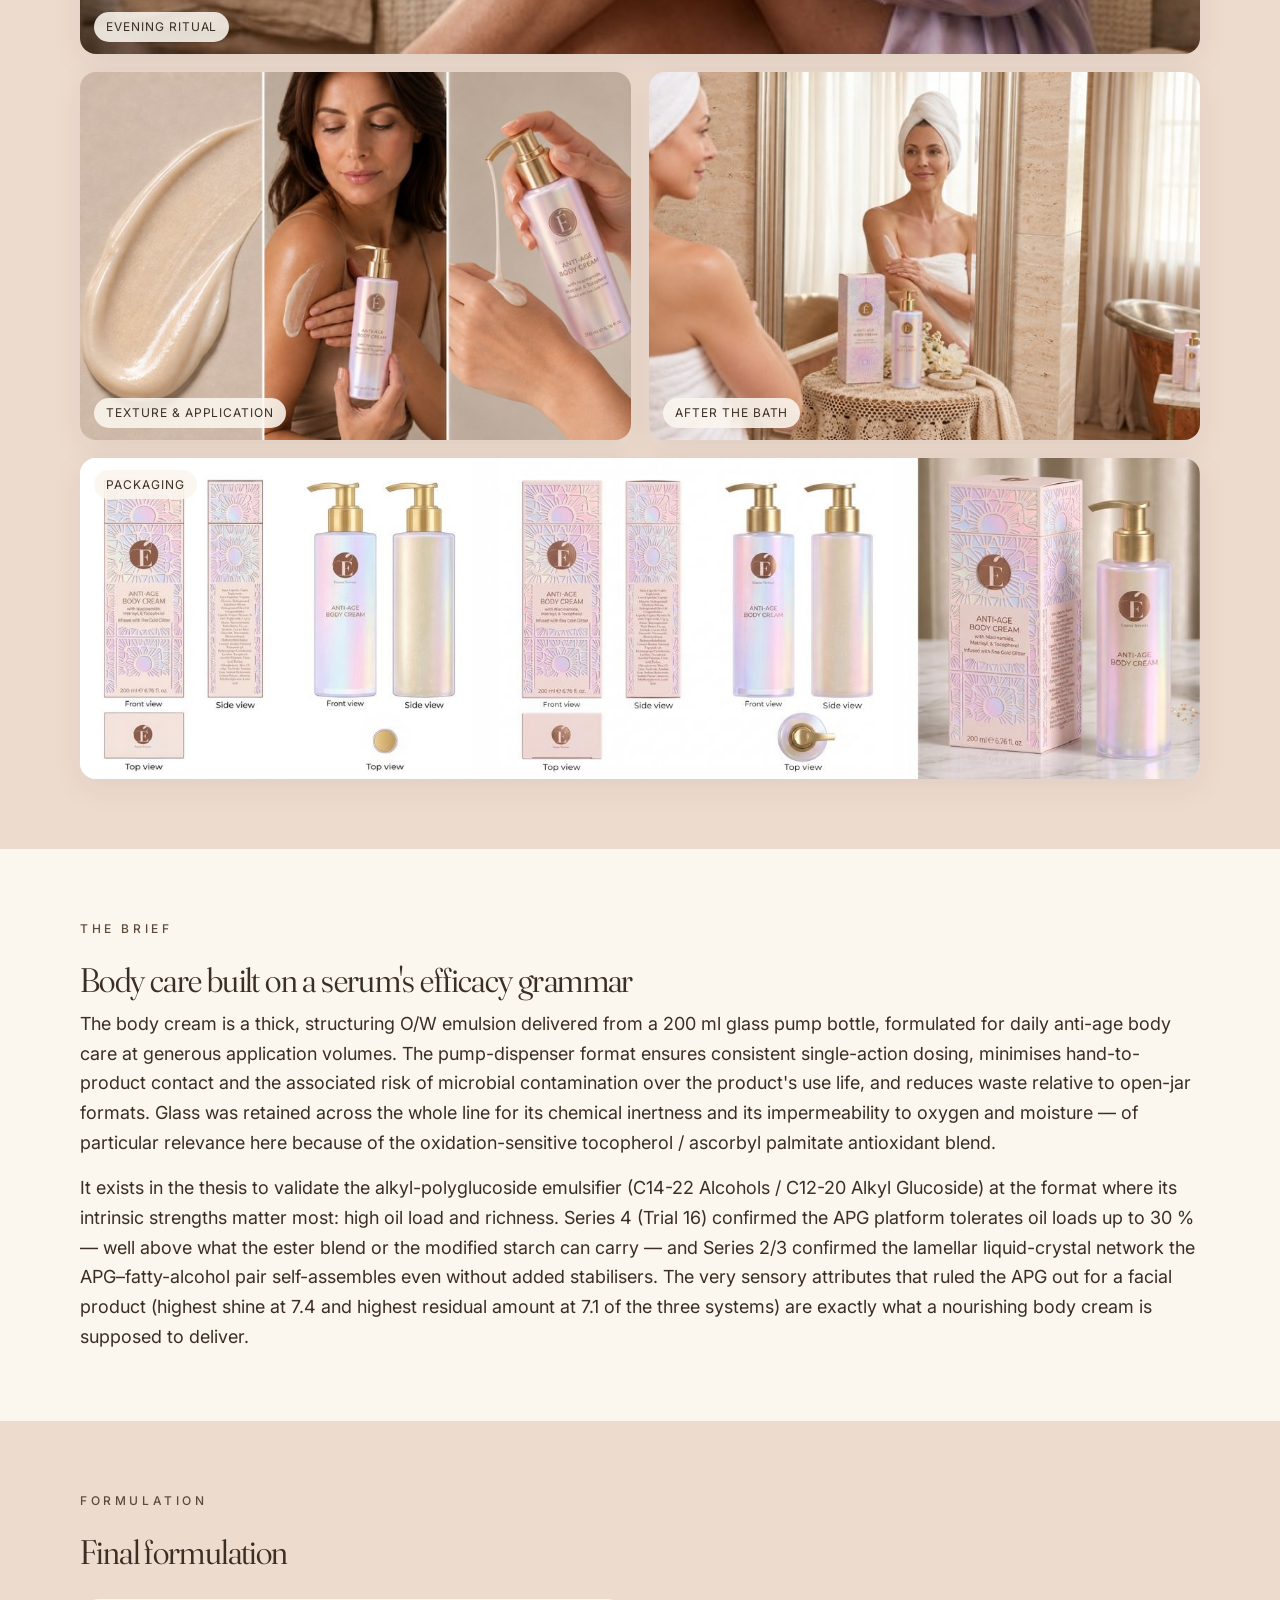
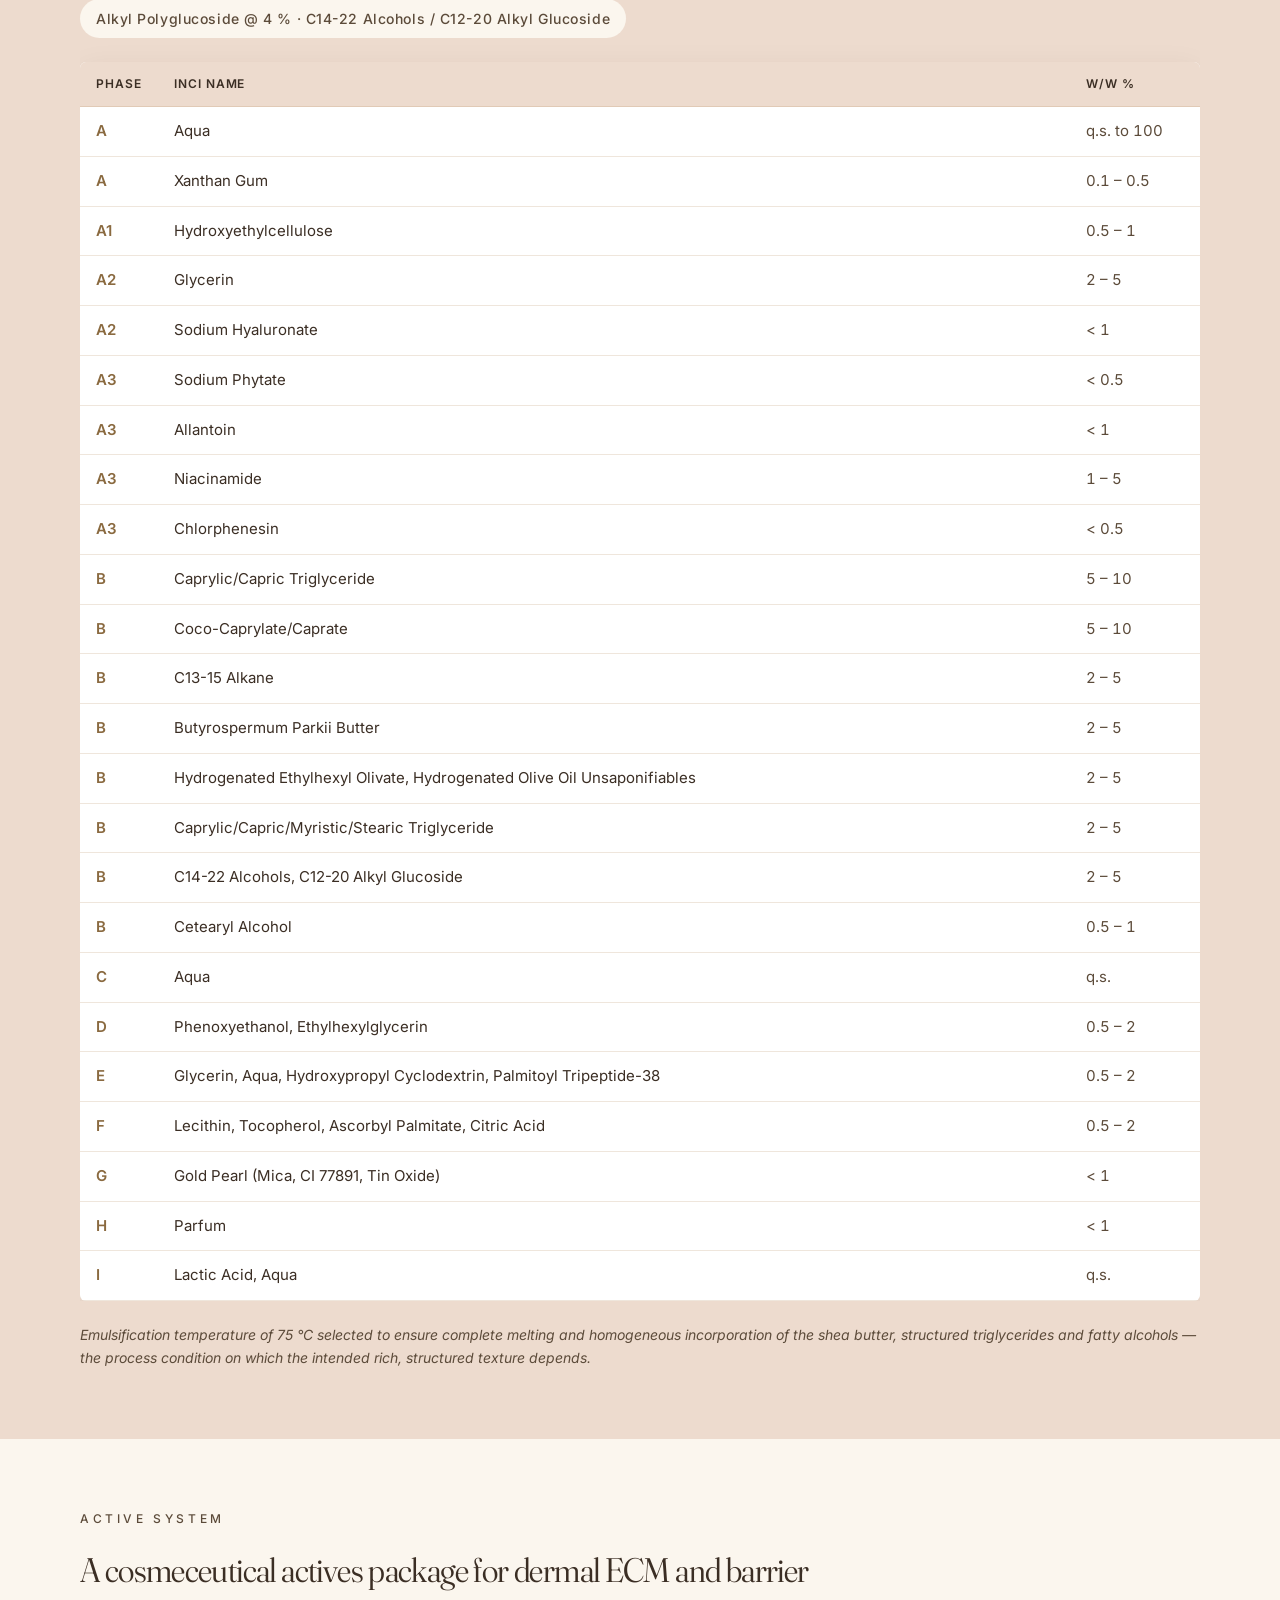
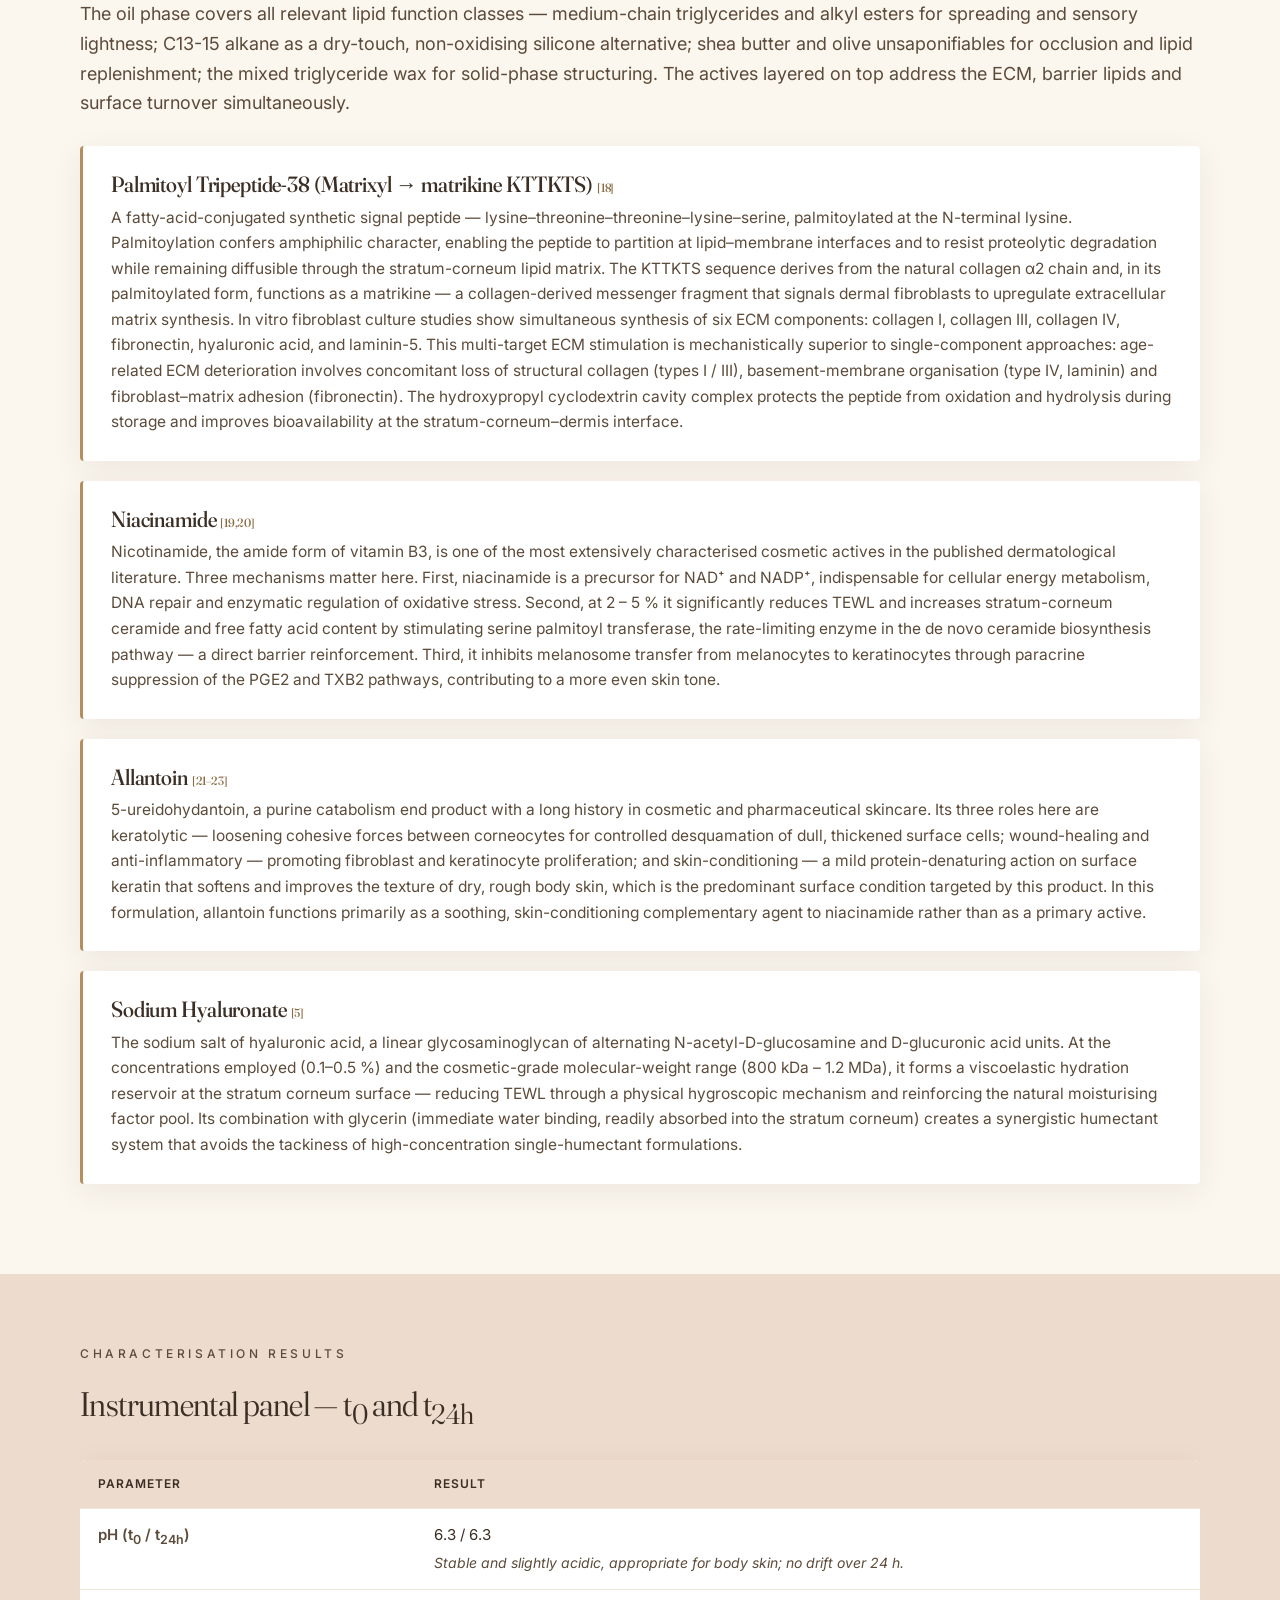
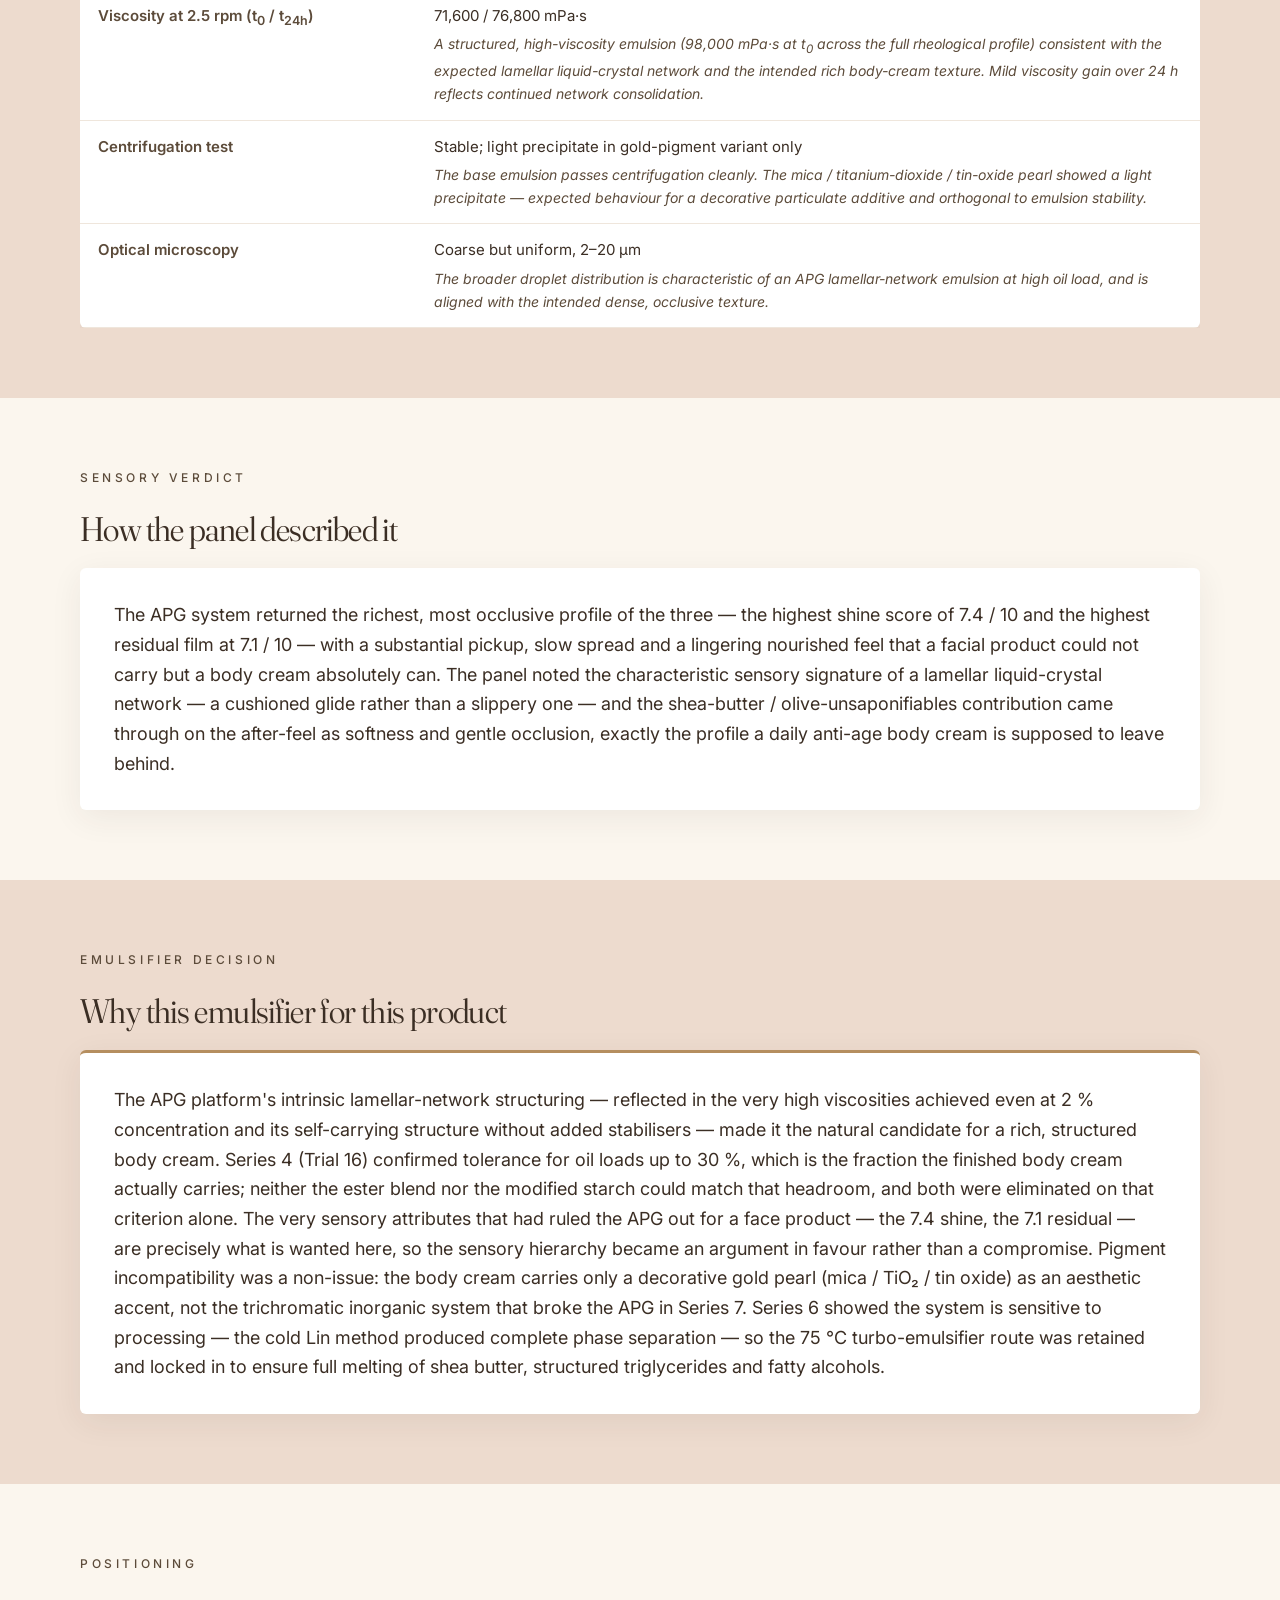
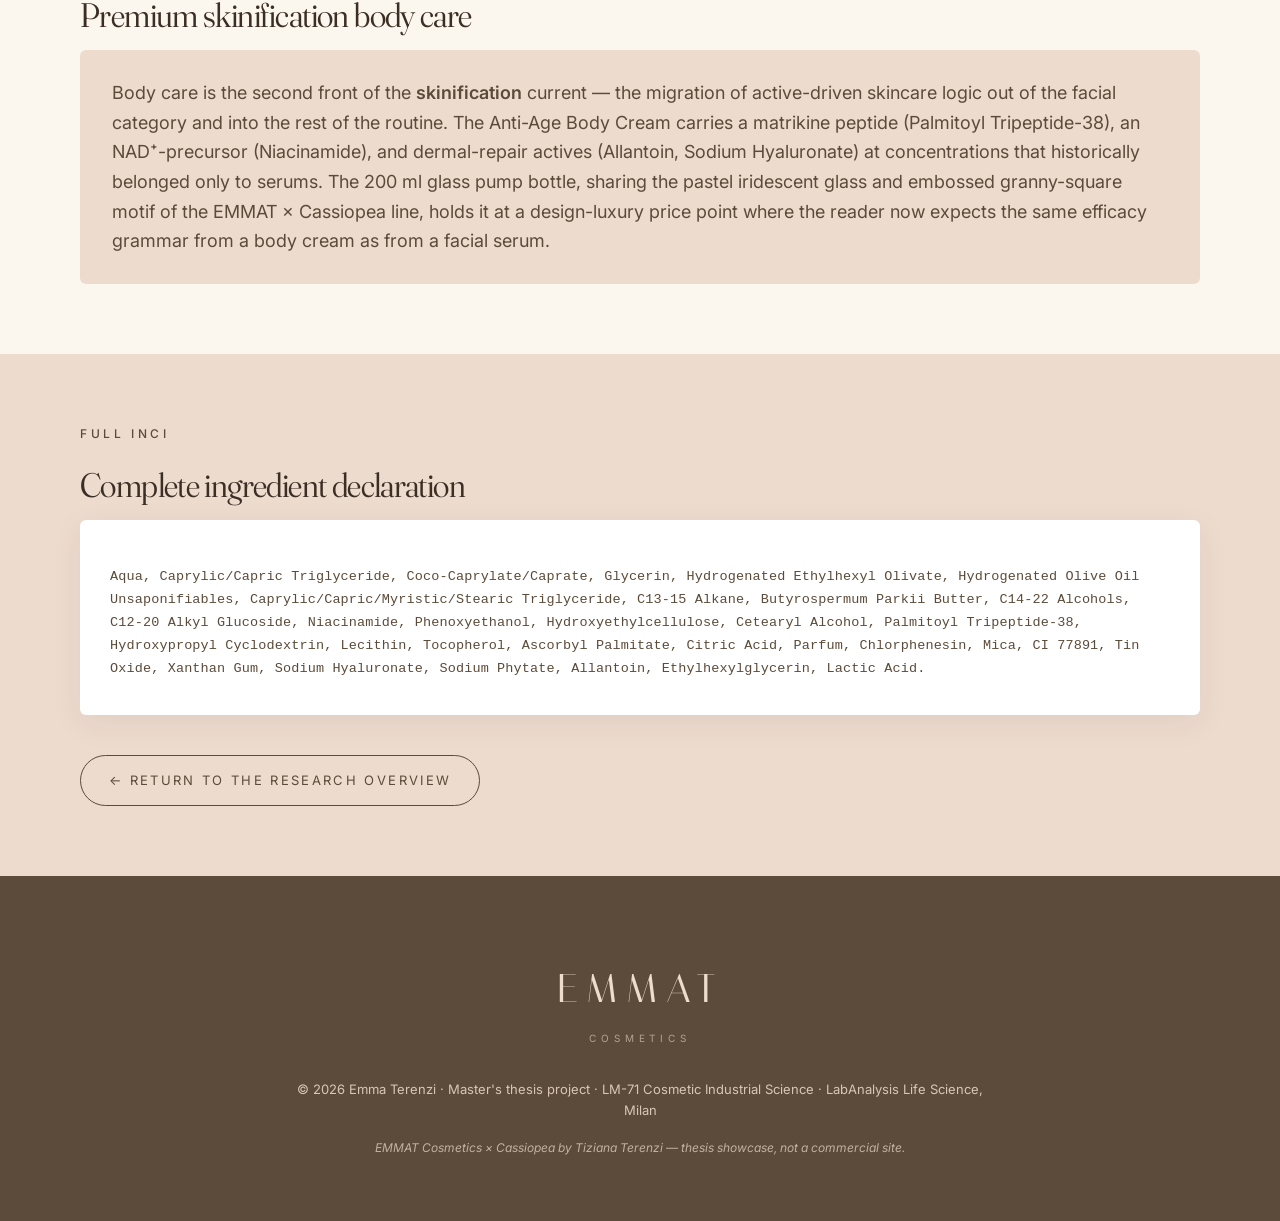
<file: products/body-cream.html>
<!DOCTYPE html>
<html lang="en-GB">
<head>
<meta charset="UTF-8">
<meta name="viewport" content="width=device-width, initial-scale=1.0">
<title>Anti-Age Body Cream — EMMAT Cosmetics</title>
<meta name="description" content="The development of EMMAT's Anti-Age Body Cream: alkyl-polyglucoside lamellar-liquid-crystal emulsifier, ~30% oil phase, and a cosmeceutical actives package built around Palmitoyl Tripeptide-38, Niacinamide, Allantoin and Sodium Hyaluronate.">
<meta name="theme-color" content="#FBF6EE">
<link rel="preconnect" href="https://fonts.googleapis.com">
<link rel="preconnect" href="https://fonts.gstatic.com" crossorigin>
<link href="https://fonts.googleapis.com/css2?family=Fraunces:ital,opsz,wght,SOFT,WONK@0,9..144,300..700,0..100,0..1;1,9..144,300..700,0..100,0..1&family=Italiana&family=Inter:wght@300;400;500;600&display=swap" rel="stylesheet">
<link rel="stylesheet" href="../styles.css">
</head>
<body>

<!-- ══════════════ TOP NAVIGATION ══════════════ -->
<nav class="subnav" aria-label="Main">
  <div class="subnav-inner">
    <a href="../index.html" class="subnav-brand" aria-label="EMMAT Cosmetics — home">EMMAT<span>Cosmetics</span></a>
    <div class="subnav-links">
      <a href="../index.html">All research</a>
      <a href="bb-cream.html">BB Cream</a>
      <a href="body-cream.html" class="current" aria-current="page">Body Cream</a>
      <a href="milky-toner.html">Milky Toner</a>
      <div class="nav-dd">
        <button type="button" class="nav-dd-btn" aria-expanded="false" aria-haspopup="true" aria-controls="productsMenu">Products
          <svg viewBox="0 0 10 10" aria-hidden="true"><polyline points="1.5 3.5 5 7 8.5 3.5"></polyline></svg>
        </button>
        <ul class="nav-dd-menu" id="productsMenu">
          <li><a href="../bb-cream.html">BB CREAM ANTI-POLLUTION</a></li>
          <li><a href="../milky-toner.html">MILKY TONER</a></li>
          <li><a href="../body-cream.html">ANTI-AGE BODY CREAM</a></li>
        </ul>
      </div>
    </div>
  </div>
</nav>

<!-- ══════════════ HERO ══════════════ -->
<header class="product-hero">
  <div class="product-hero-text">
    <span class="eyebrow-inline">Product 02 · Body care · 200 ml glass pump</span>
    <h1>Anti-Age<br>Body Cream</h1>
    <p class="tag">A richer, structuring O/W emulsion for daily anti-age body care — a generous multi-emollient load, a clinically supported cosmeceutical actives package.</p>
  </div>
  <div class="product-hero-media">
    <img src="../assets/img/thesis-body-product.jpg" alt="Anti-Age Body Cream 200 ml pump bottle with its pink embossed box, new É Emma Terenzi packaging">
  </div>
</header>

<main>

<!-- ══════════════ CAMPAIGN IMAGERY ══════════════ -->
<section class="pp-section section-rose pp-gallery-section">
  <div class="container">
    <span class="lede-eyebrow">In campaign</span>
    <h2>The product in use</h2>
    <div class="pp-gallery">
      <figure class="pp-gallery-item pp-gallery-wide">
        <img src="../assets/img/thesis-body-campaign-bedroom.jpg" alt="Woman in a lilac silk robe applying the Anti-Age Body Cream to her leg in a sunlit bedroom" loading="lazy">
        <figcaption>Evening ritual</figcaption>
      </figure>
      <figure class="pp-gallery-item">
        <img src="../assets/img/thesis-body-campaign-texture.jpg" alt="Body cream swatch, application to the shoulder, and a pump dose onto the palm" loading="lazy">
        <figcaption>Texture &amp; application</figcaption>
      </figure>
      <figure class="pp-gallery-item">
        <img src="../assets/img/thesis-body-campaign-bathroom.jpg" alt="Woman in a towel applying the body cream in front of a mirror, bottle and box on a crochet-covered table" loading="lazy">
        <figcaption>After the bath</figcaption>
      </figure>
      <figure class="pp-gallery-item pp-gallery-wide pp-gallery-contain">
        <img src="../assets/img/thesis-body-packaging.jpg" alt="Anti-Age Body Cream packaging views: box and pump bottle, front, side and top, two colourways and a styled render" loading="lazy">
        <figcaption>Packaging</figcaption>
      </figure>
    </div>
  </div>
</section>

<!-- ══════════════ THE BRIEF ══════════════ -->
<section class="pp-section section-cream">
  <div class="container">
    <span class="lede-eyebrow">The brief</span>
    <h2>Body care built on a serum's efficacy grammar</h2>
    <p>The body cream is a thick, structuring O/W emulsion delivered from a 200 ml glass pump bottle, formulated for daily anti-age body care at generous application volumes. The pump-dispenser format ensures consistent single-action dosing, minimises hand-to-product contact and the associated risk of microbial contamination over the product's use life, and reduces waste relative to open-jar formats. Glass was retained across the whole line for its chemical inertness and its impermeability to oxygen and moisture — of particular relevance here because of the oxidation-sensitive tocopherol / ascorbyl palmitate antioxidant blend.</p>
    <p>It exists in the thesis to validate the alkyl-polyglucoside emulsifier (C14-22 Alcohols / C12-20 Alkyl Glucoside) at the format where its intrinsic strengths matter most: high oil load and richness. Series 4 (Trial 16) confirmed the APG platform tolerates oil loads up to 30 % — well above what the ester blend or the modified starch can carry — and Series 2/3 confirmed the lamellar liquid-crystal network the APG–fatty-alcohol pair self-assembles even without added stabilisers. The very sensory attributes that ruled the APG out for a facial product (highest shine at 7.4 and highest residual amount at 7.1 of the three systems) are exactly what a nourishing body cream is supposed to deliver.</p>
  </div>
</section>

<!-- ══════════════ FORMULATION ══════════════ -->
<section class="pp-section section-rose">
  <div class="container">
    <span class="lede-eyebrow">Formulation</span>
    <h2>Final formulation</h2>
    <span class="emul-line">Alkyl Polyglucoside @ 4 % · C14-22 Alcohols / C12-20 Alkyl Glucoside</span>
    <div class="table-scroll">
    <table class="form-table">
      <thead><tr><th scope="col">Phase</th><th scope="col">INCI name</th><th scope="col">w/w %</th></tr></thead>
      <tbody>
        <tr><td>A</td><td>Aqua</td><td>q.s. to 100</td></tr>
        <tr><td>A</td><td>Xanthan Gum</td><td>0.1 – 0.5</td></tr>
        <tr><td>A1</td><td>Hydroxyethylcellulose</td><td>0.5 – 1</td></tr>
        <tr><td>A2</td><td>Glycerin</td><td>2 – 5</td></tr>
        <tr><td>A2</td><td>Sodium Hyaluronate</td><td>&lt; 1</td></tr>
        <tr><td>A3</td><td>Sodium Phytate</td><td>&lt; 0.5</td></tr>
        <tr><td>A3</td><td>Allantoin</td><td>&lt; 1</td></tr>
        <tr><td>A3</td><td>Niacinamide</td><td>1 – 5</td></tr>
        <tr><td>A3</td><td>Chlorphenesin</td><td>&lt; 0.5</td></tr>
        <tr><td>B</td><td>Caprylic/Capric Triglyceride</td><td>5 – 10</td></tr>
        <tr><td>B</td><td>Coco-Caprylate/Caprate</td><td>5 – 10</td></tr>
        <tr><td>B</td><td>C13-15 Alkane</td><td>2 – 5</td></tr>
        <tr><td>B</td><td>Butyrospermum Parkii Butter</td><td>2 – 5</td></tr>
        <tr><td>B</td><td>Hydrogenated Ethylhexyl Olivate, Hydrogenated Olive Oil Unsaponifiables</td><td>2 – 5</td></tr>
        <tr><td>B</td><td>Caprylic/Capric/Myristic/Stearic Triglyceride</td><td>2 – 5</td></tr>
        <tr><td>B</td><td>C14-22 Alcohols, C12-20 Alkyl Glucoside</td><td>2 – 5</td></tr>
        <tr><td>B</td><td>Cetearyl Alcohol</td><td>0.5 – 1</td></tr>
        <tr><td>C</td><td>Aqua</td><td>q.s.</td></tr>
        <tr><td>D</td><td>Phenoxyethanol, Ethylhexylglycerin</td><td>0.5 – 2</td></tr>
        <tr><td>E</td><td>Glycerin, Aqua, Hydroxypropyl Cyclodextrin, Palmitoyl Tripeptide-38</td><td>0.5 – 2</td></tr>
        <tr><td>F</td><td>Lecithin, Tocopherol, Ascorbyl Palmitate, Citric Acid</td><td>0.5 – 2</td></tr>
        <tr><td>G</td><td>Gold Pearl (Mica, CI 77891, Tin Oxide)</td><td>&lt; 1</td></tr>
        <tr><td>H</td><td>Parfum</td><td>&lt; 1</td></tr>
        <tr><td>I</td><td>Lactic Acid, Aqua</td><td>q.s.</td></tr>
      </tbody>
    </table>
    </div>
    <p class="pp-note">Emulsification temperature of 75 °C selected to ensure complete melting and homogeneous incorporation of the shea butter, structured triglycerides and fatty alcohols — the process condition on which the intended rich, structured texture depends.</p>
  </div>
</section>

<!-- ══════════════ ACTIVE SYSTEM DEEP DIVE ══════════════ -->
<section class="pp-section section-cream">
  <div class="container">
    <span class="lede-eyebrow">Active system</span>
    <h2>A cosmeceutical actives package for dermal ECM and barrier</h2>
    <p class="pp-intro">The oil phase covers all relevant lipid function classes — medium-chain triglycerides and alkyl esters for spreading and sensory lightness; C13-15 alkane as a dry-touch, non-oxidising silicone alternative; shea butter and olive unsaponifiables for occlusion and lipid replenishment; the mixed triglyceride wax for solid-phase structuring. The actives layered on top address the ECM, barrier lipids and surface turnover simultaneously.</p>

    <div class="active-block">
      <h4>Palmitoyl Tripeptide-38 (Matrixyl → matrikine KTTKTS) <span class="ref">[18]</span></h4>
      <p>A fatty-acid-conjugated synthetic signal peptide — lysine–threonine–threonine–lysine–serine, palmitoylated at the N-terminal lysine. Palmitoylation confers amphiphilic character, enabling the peptide to partition at lipid–membrane interfaces and to resist proteolytic degradation while remaining diffusible through the stratum-corneum lipid matrix. The KTTKTS sequence derives from the natural collagen α2 chain and, in its palmitoylated form, functions as a matrikine — a collagen-derived messenger fragment that signals dermal fibroblasts to upregulate extracellular matrix synthesis. In vitro fibroblast culture studies show simultaneous synthesis of six ECM components: collagen I, collagen III, collagen IV, fibronectin, hyaluronic acid, and laminin-5. This multi-target ECM stimulation is mechanistically superior to single-component approaches: age-related ECM deterioration involves concomitant loss of structural collagen (types I / III), basement-membrane organisation (type IV, laminin) and fibroblast–matrix adhesion (fibronectin). The hydroxypropyl cyclodextrin cavity complex protects the peptide from oxidation and hydrolysis during storage and improves bioavailability at the stratum-corneum–dermis interface.</p>
    </div>

    <div class="active-block">
      <h4>Niacinamide <span class="ref">[19,20]</span></h4>
      <p>Nicotinamide, the amide form of vitamin B3, is one of the most extensively characterised cosmetic actives in the published dermatological literature. Three mechanisms matter here. First, niacinamide is a precursor for NAD⁺ and NADP⁺, indispensable for cellular energy metabolism, DNA repair and enzymatic regulation of oxidative stress. Second, at 2 – 5 % it significantly reduces TEWL and increases stratum-corneum ceramide and free fatty acid content by stimulating serine palmitoyl transferase, the rate-limiting enzyme in the de novo ceramide biosynthesis pathway — a direct barrier reinforcement. Third, it inhibits melanosome transfer from melanocytes to keratinocytes through paracrine suppression of the PGE2 and TXB2 pathways, contributing to a more even skin tone.</p>
    </div>

    <div class="active-block">
      <h4>Allantoin <span class="ref">[21–23]</span></h4>
      <p>5-ureidohydantoin, a purine catabolism end product with a long history in cosmetic and pharmaceutical skincare. Its three roles here are keratolytic — loosening cohesive forces between corneocytes for controlled desquamation of dull, thickened surface cells; wound-healing and anti-inflammatory — promoting fibroblast and keratinocyte proliferation; and skin-conditioning — a mild protein-denaturing action on surface keratin that softens and improves the texture of dry, rough body skin, which is the predominant surface condition targeted by this product. In this formulation, allantoin functions primarily as a soothing, skin-conditioning complementary agent to niacinamide rather than as a primary active.</p>
    </div>

    <div class="active-block">
      <h4>Sodium Hyaluronate <span class="ref">[5]</span></h4>
      <p>The sodium salt of hyaluronic acid, a linear glycosaminoglycan of alternating N-acetyl-D-glucosamine and D-glucuronic acid units. At the concentrations employed (0.1–0.5 %) and the cosmetic-grade molecular-weight range (800 kDa – 1.2 MDa), it forms a viscoelastic hydration reservoir at the stratum corneum surface — reducing TEWL through a physical hygroscopic mechanism and reinforcing the natural moisturising factor pool. Its combination with glycerin (immediate water binding, readily absorbed into the stratum corneum) creates a synergistic humectant system that avoids the tackiness of high-concentration single-humectant formulations.</p>
    </div>
  </div>
</section>

<!-- ══════════════ CHARACTERISATION RESULTS ══════════════ -->
<section class="pp-section section-rose">
  <div class="container">
    <span class="lede-eyebrow">Characterisation results</span>
    <h2>Instrumental panel — t<sub>0</sub> and t<sub>24h</sub></h2>
    <div class="table-scroll">
    <table class="results-table">
      <thead><tr><th scope="col">Parameter</th><th scope="col">Result</th></tr></thead>
      <tbody>
        <tr>
          <td>pH (t<sub>0</sub> / t<sub>24h</sub>)</td>
          <td>6.3 / 6.3
            <span class="interp">Stable and slightly acidic, appropriate for body skin; no drift over 24 h.</span>
          </td>
        </tr>
        <tr>
          <td>Viscosity at 2.5 rpm (t<sub>0</sub> / t<sub>24h</sub>)</td>
          <td>71,600 / 76,800 mPa·s
            <span class="interp">A structured, high-viscosity emulsion (98,000 mPa·s at t<sub>0</sub> across the full rheological profile) consistent with the expected lamellar liquid-crystal network and the intended rich body-cream texture. Mild viscosity gain over 24 h reflects continued network consolidation.</span>
          </td>
        </tr>
        <tr>
          <td>Centrifugation test</td>
          <td>Stable; light precipitate in gold-pigment variant only
            <span class="interp">The base emulsion passes centrifugation cleanly. The mica / titanium-dioxide / tin-oxide pearl showed a light precipitate — expected behaviour for a decorative particulate additive and orthogonal to emulsion stability.</span>
          </td>
        </tr>
        <tr>
          <td>Optical microscopy</td>
          <td>Coarse but uniform, 2–20 µm
            <span class="interp">The broader droplet distribution is characteristic of an APG lamellar-network emulsion at high oil load, and is aligned with the intended dense, occlusive texture.</span>
          </td>
        </tr>
      </tbody>
    </table>
    </div>
  </div>
</section>

<!-- ══════════════ SENSORY VERDICT ══════════════ -->
<section class="pp-section section-cream">
  <div class="container">
    <span class="lede-eyebrow">Sensory verdict</span>
    <h2>How the panel described it</h2>
    <div class="verdict-panel">
      <p>The APG system returned the richest, most occlusive profile of the three — the highest shine score of 7.4 / 10 and the highest residual film at 7.1 / 10 — with a substantial pickup, slow spread and a lingering nourished feel that a facial product could not carry but a body cream absolutely can. The panel noted the characteristic sensory signature of a lamellar liquid-crystal network — a cushioned glide rather than a slippery one — and the shea-butter / olive-unsaponifiables contribution came through on the after-feel as softness and gentle occlusion, exactly the profile a daily anti-age body cream is supposed to leave behind.</p>
    </div>
  </div>
</section>

<!-- ══════════════ EMULSIFIER RATIONALE ══════════════ -->
<section class="pp-section section-rose">
  <div class="container">
    <span class="lede-eyebrow">Emulsifier decision</span>
    <h2>Why this emulsifier for this product</h2>
    <div class="rationale-panel">
      <p>The APG platform's intrinsic lamellar-network structuring — reflected in the very high viscosities achieved even at 2 % concentration and its self-carrying structure without added stabilisers — made it the natural candidate for a rich, structured body cream. Series 4 (Trial 16) confirmed tolerance for oil loads up to 30 %, which is the fraction the finished body cream actually carries; neither the ester blend nor the modified starch could match that headroom, and both were eliminated on that criterion alone. The very sensory attributes that had ruled the APG out for a face product — the 7.4 shine, the 7.1 residual — are precisely what is wanted here, so the sensory hierarchy became an argument in favour rather than a compromise. Pigment incompatibility was a non-issue: the body cream carries only a decorative gold pearl (mica / TiO₂ / tin oxide) as an aesthetic accent, not the trichromatic inorganic system that broke the APG in Series 7. Series 6 showed the system is sensitive to processing — the cold Lin method produced complete phase separation — so the 75 °C turbo-emulsifier route was retained and locked in to ensure full melting of shea butter, structured triglycerides and fatty alcohols.</p>
    </div>
  </div>
</section>

<!-- ══════════════ POSITIONING ══════════════ -->
<section class="pp-section section-cream">
  <div class="container">
    <span class="lede-eyebrow">Positioning</span>
    <h2>Premium skinification body care</h2>
    <div class="positioning-panel">
      <p>Body care is the second front of the <strong>skinification</strong> current — the migration of active-driven skincare logic out of the facial category and into the rest of the routine. The Anti-Age Body Cream carries a matrikine peptide (Palmitoyl Tripeptide-38), an NAD⁺-precursor (Niacinamide), and dermal-repair actives (Allantoin, Sodium Hyaluronate) at concentrations that historically belonged only to serums. The 200 ml glass pump bottle, sharing the pastel iridescent glass and embossed granny-square motif of the EMMAT × Cassiopea line, holds it at a design-luxury price point where the reader now expects the same efficacy grammar from a body cream as from a facial serum.</p>
    </div>
  </div>
</section>

<!-- ══════════════ FULL INCI ══════════════ -->
<section class="pp-section section-rose">
  <div class="container">
    <span class="lede-eyebrow">Full INCI</span>
    <h2>Complete ingredient declaration</h2>
    <div class="inci-panel">
      <p class="inci">Aqua, Caprylic/Capric Triglyceride, Coco-Caprylate/Caprate, Glycerin, Hydrogenated Ethylhexyl Olivate, Hydrogenated Olive Oil Unsaponifiables, Caprylic/Capric/Myristic/Stearic Triglyceride, C13-15 Alkane, Butyrospermum Parkii Butter, C14-22 Alcohols, C12-20 Alkyl Glucoside, Niacinamide, Phenoxyethanol, Hydroxyethylcellulose, Cetearyl Alcohol, Palmitoyl Tripeptide-38, Hydroxypropyl Cyclodextrin, Lecithin, Tocopherol, Ascorbyl Palmitate, Citric Acid, Parfum, Chlorphenesin, Mica, CI 77891, Tin Oxide, Xanthan Gum, Sodium Hyaluronate, Sodium Phytate, Allantoin, Ethylhexylglycerin, Lactic Acid.</p>
    </div>
    <a href="../index.html" class="back-link">← Return to the research overview</a>
  </div>
</section>

</main>

<!-- ══════════════ FOOTER ══════════════ -->
<footer class="footer">
  <div class="container">
    <div class="footer-inner">
      <div class="footer-brand">EMMAT<span>Cosmetics</span></div>
      <p class="footer-line">© 2026 Emma Terenzi · Master's thesis project · LM-71 Cosmetic Industrial Science · LabAnalysis Life Science, Milan</p>
      <p class="footer-line muted">EMMAT Cosmetics × Cassiopea by Tiziana Terenzi — thesis showcase, not a commercial site.</p>
    </div>
  </div>
</footer>

<script src="../app.js"></script>
</body>
</html>
</file>
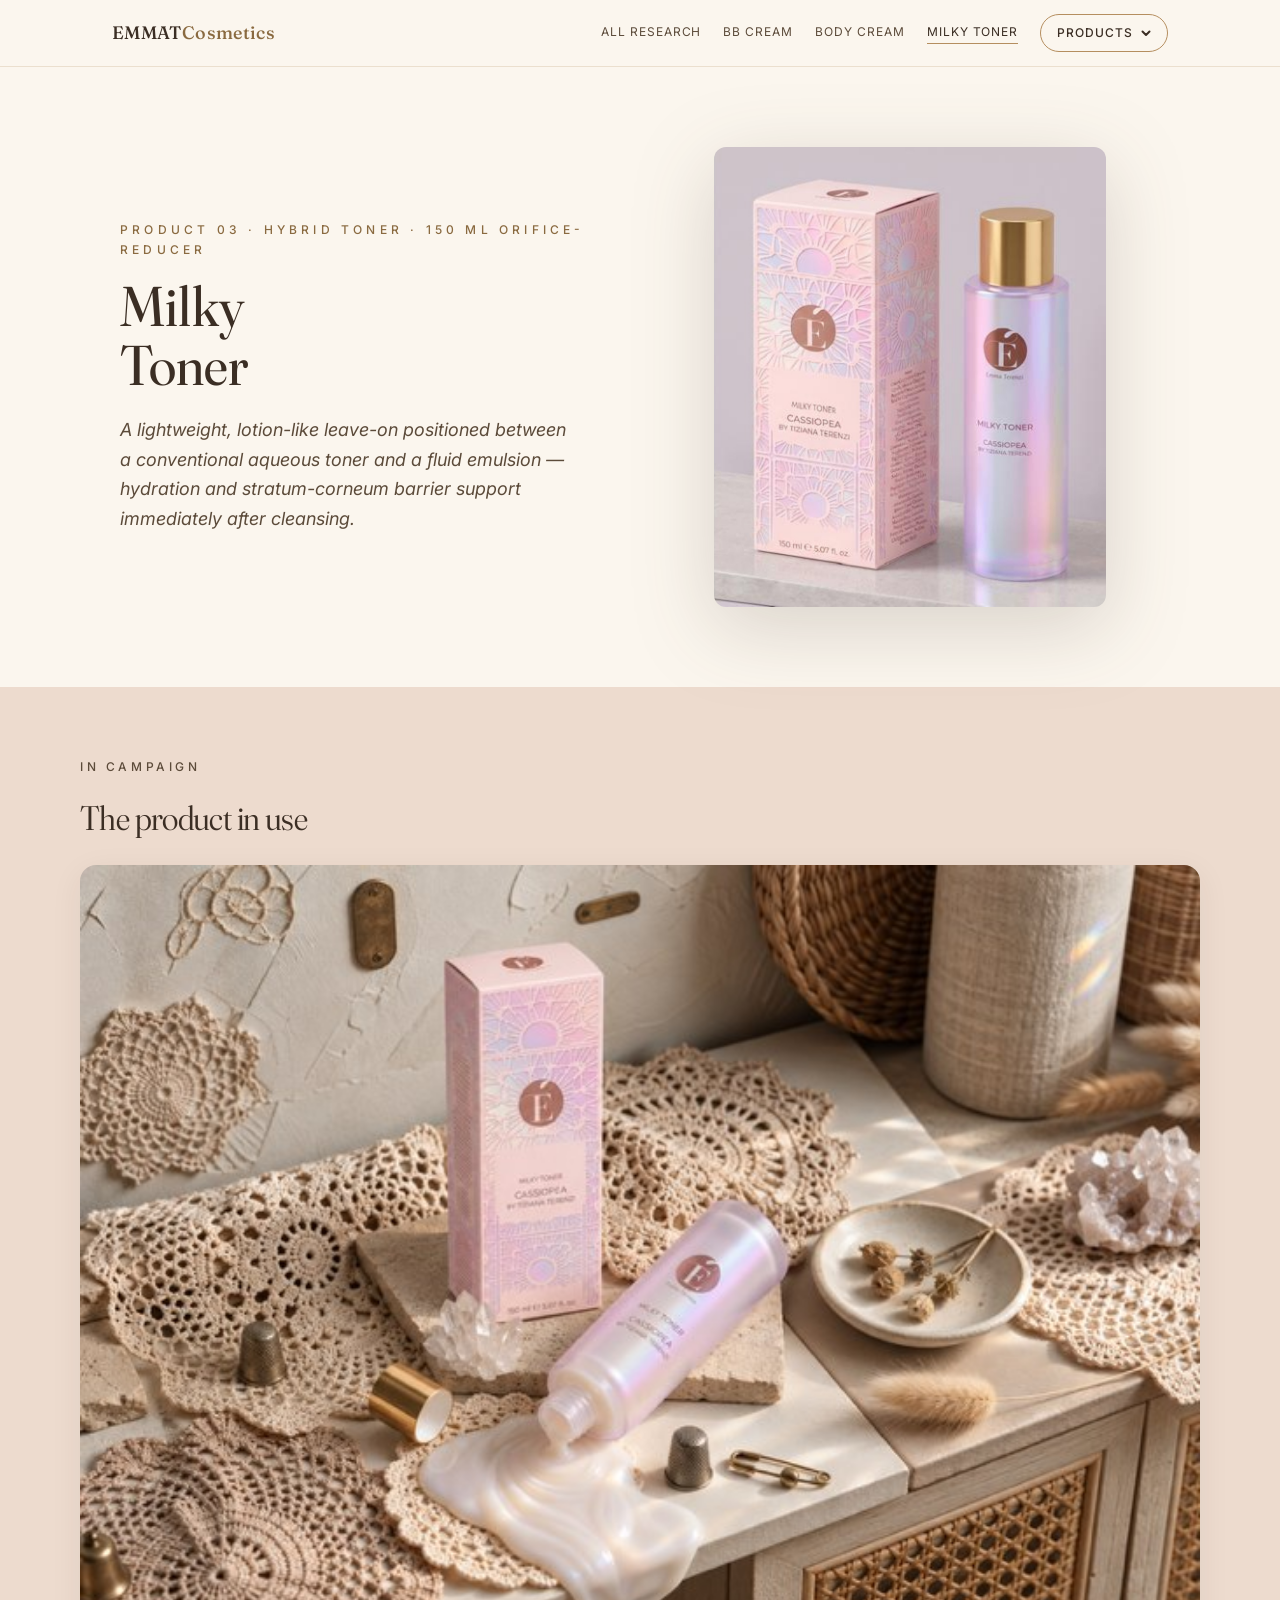
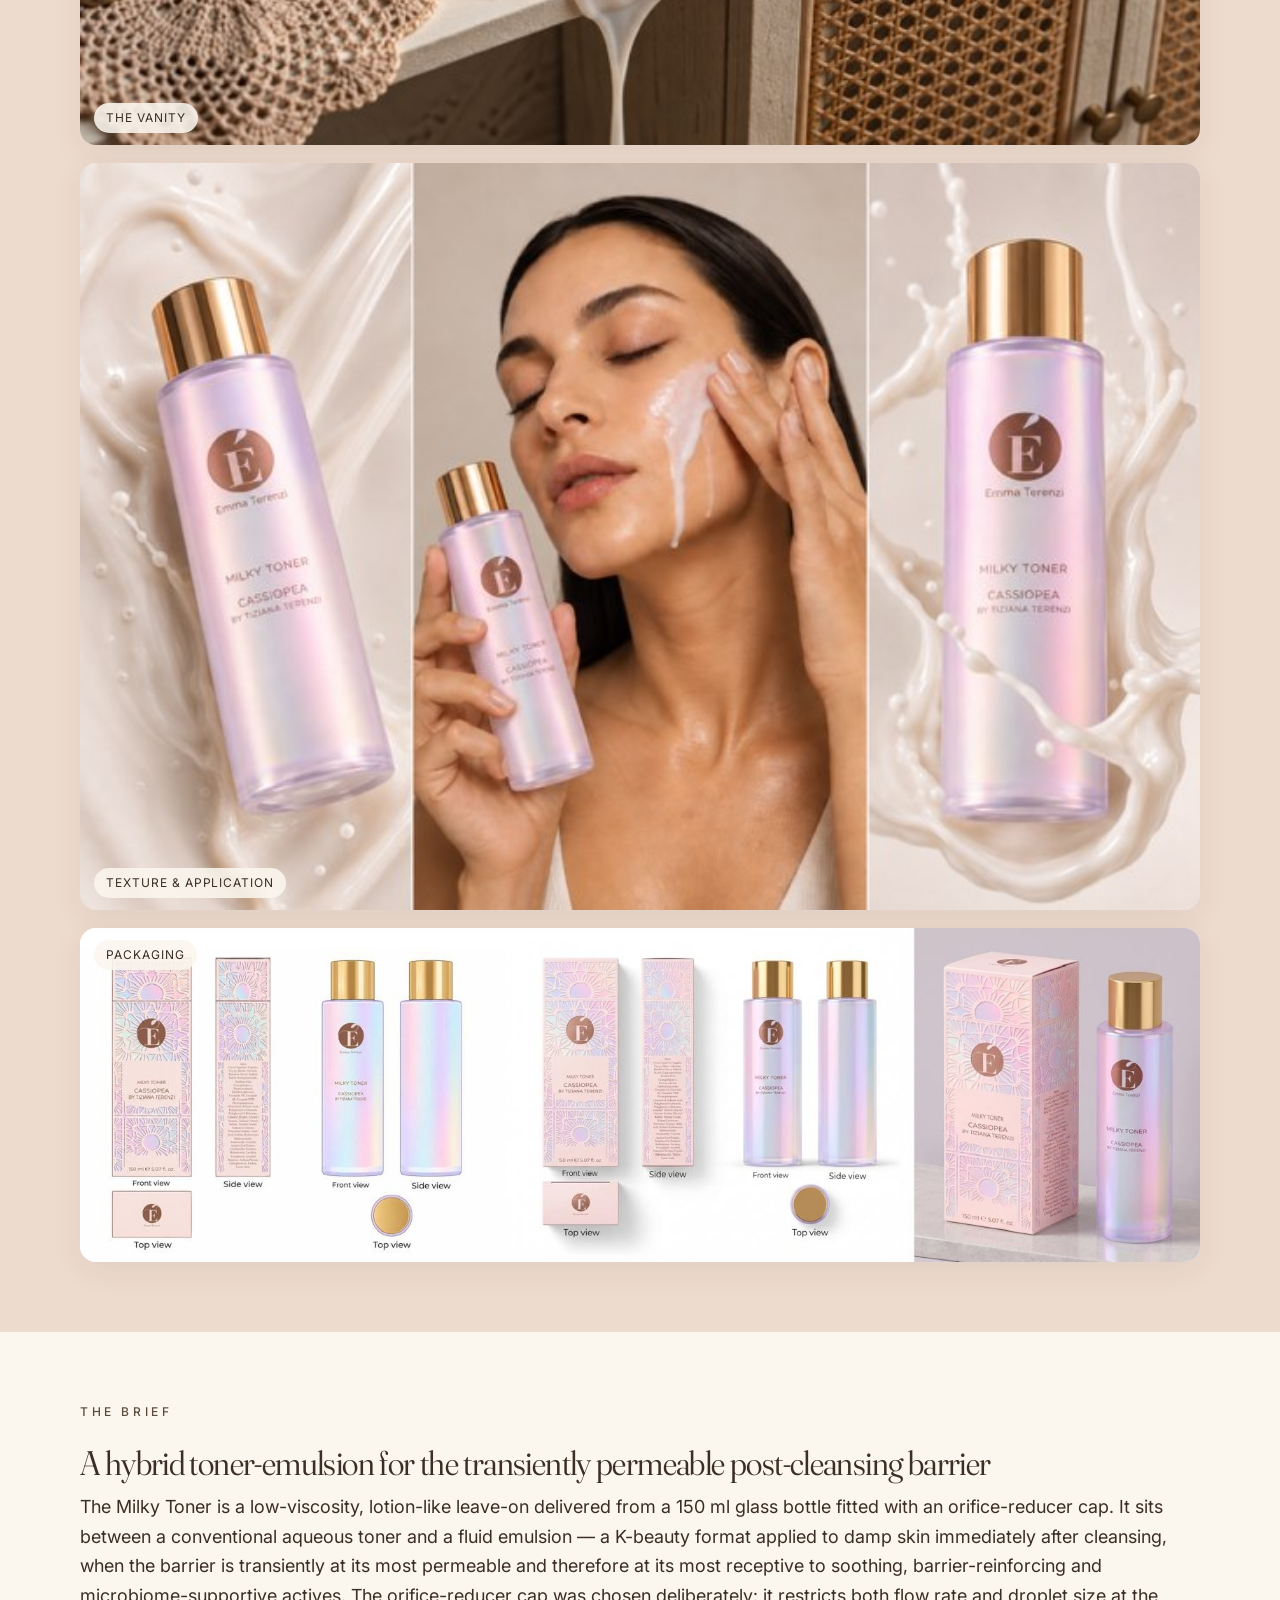
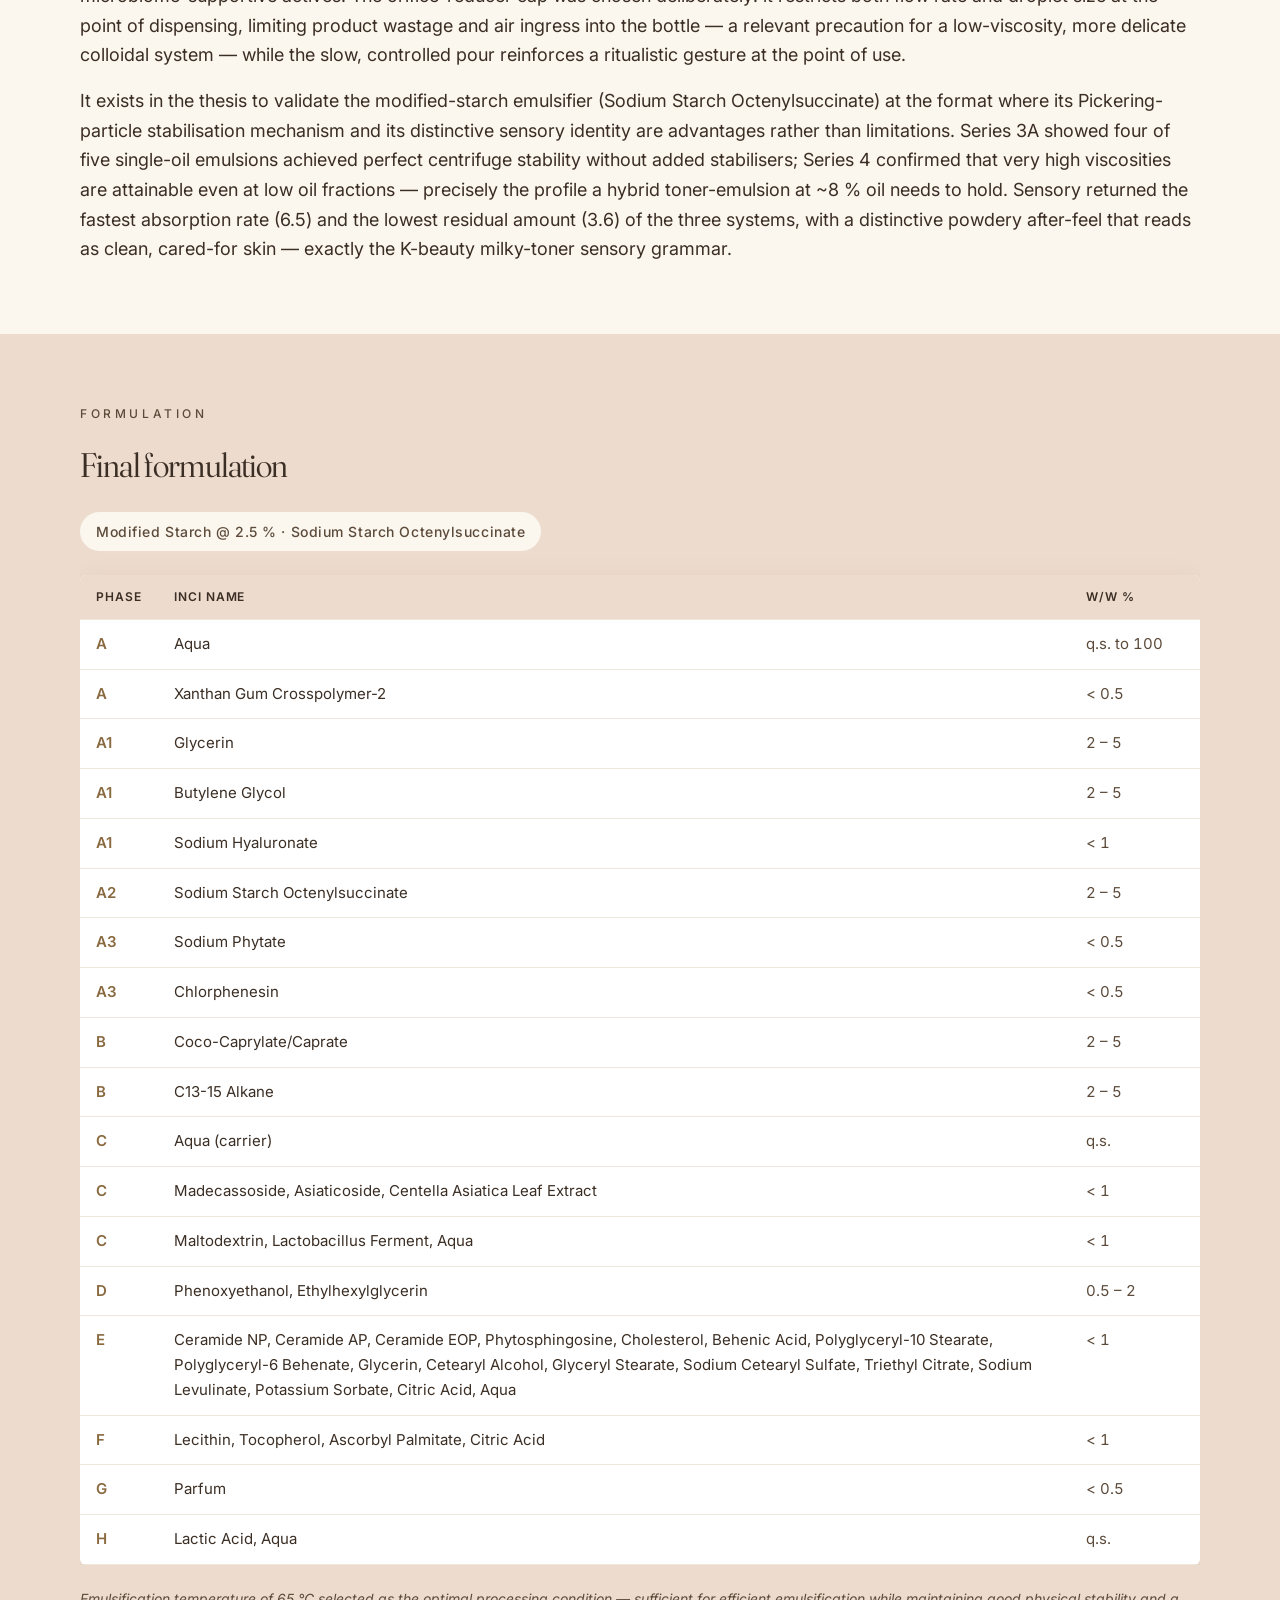
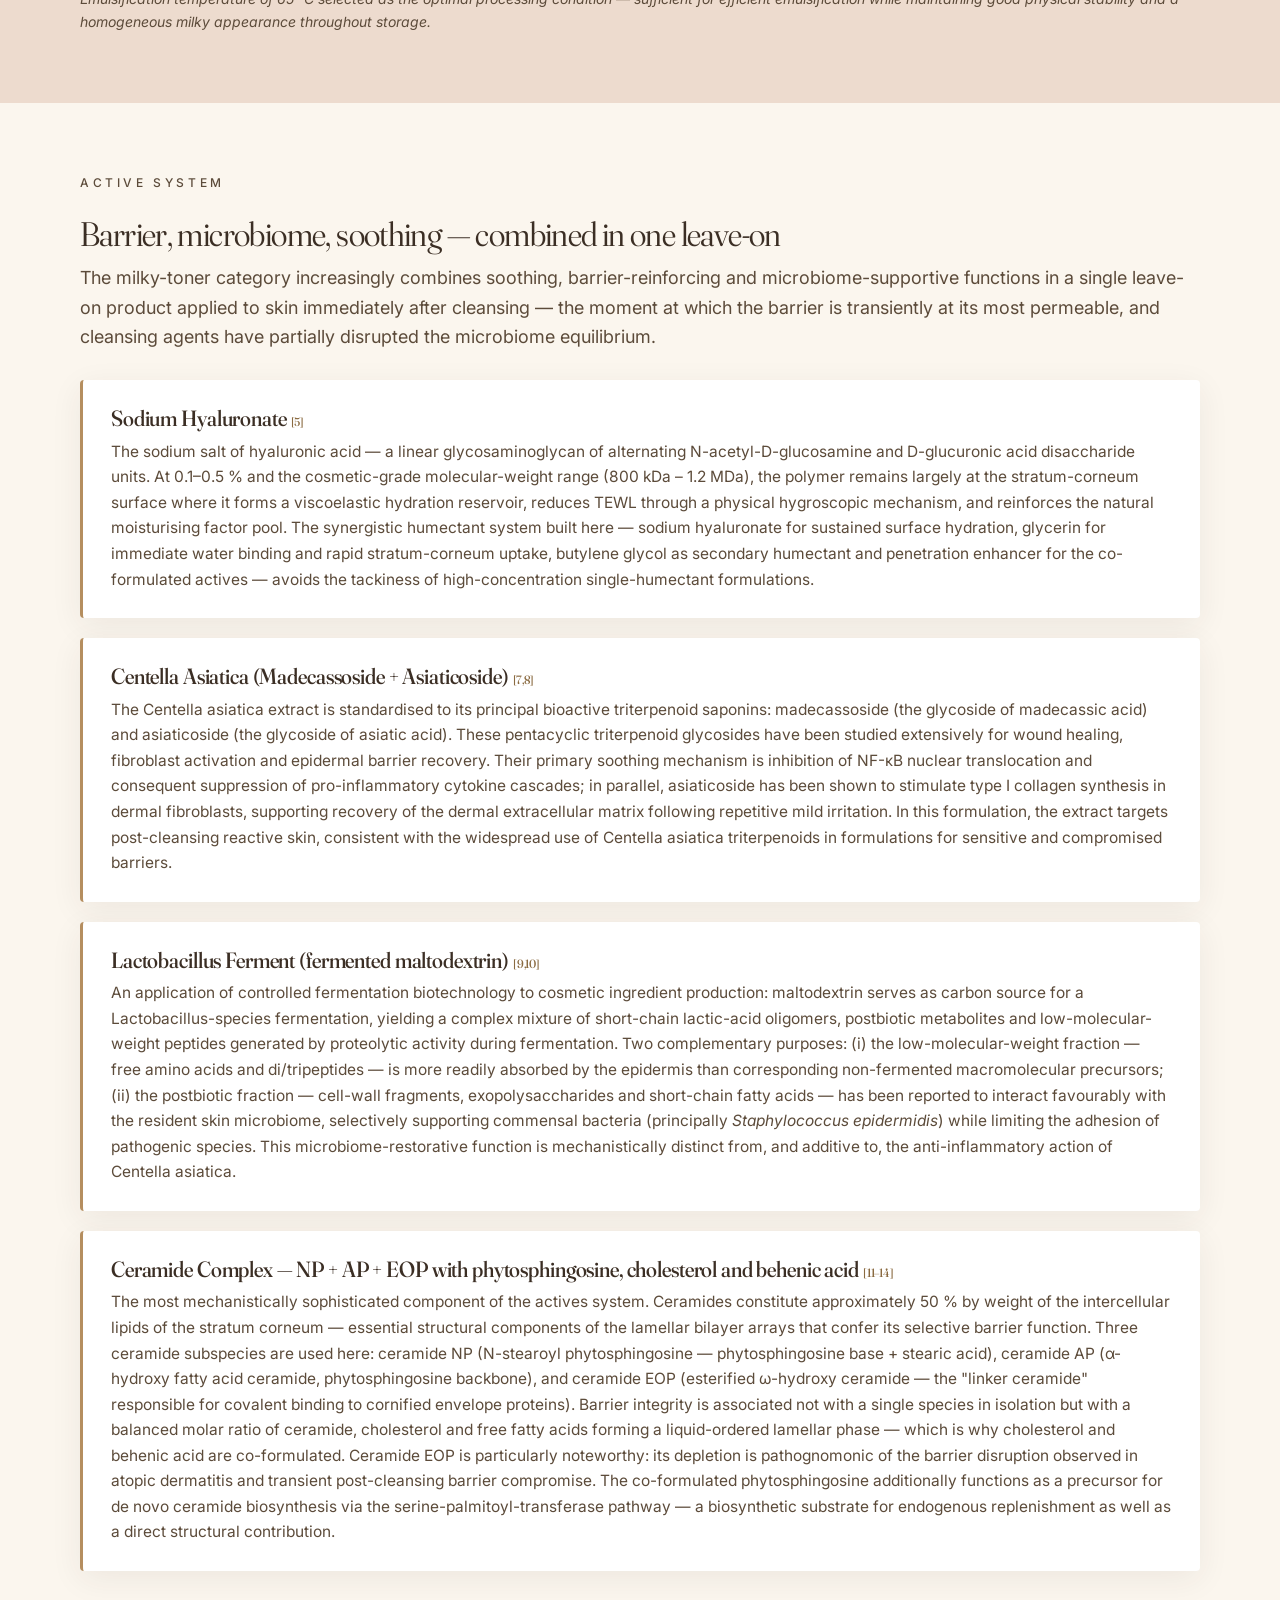
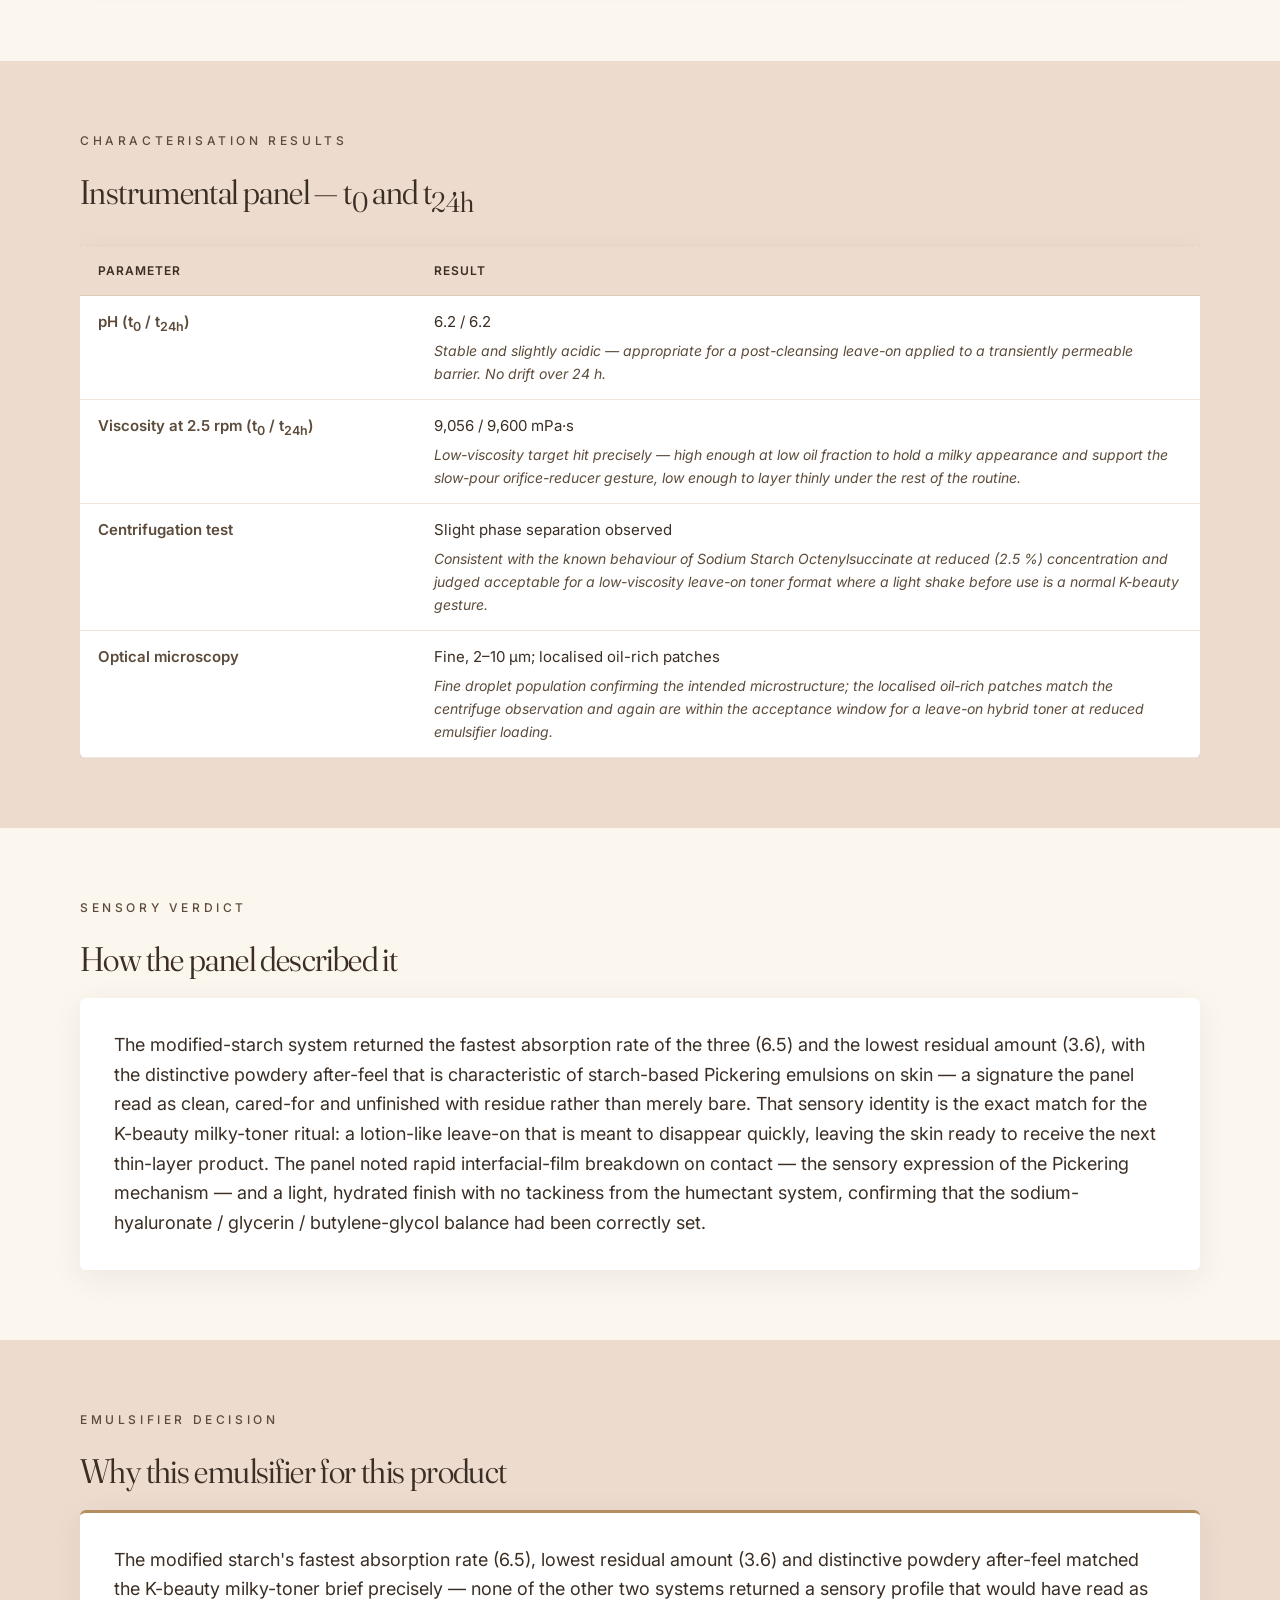
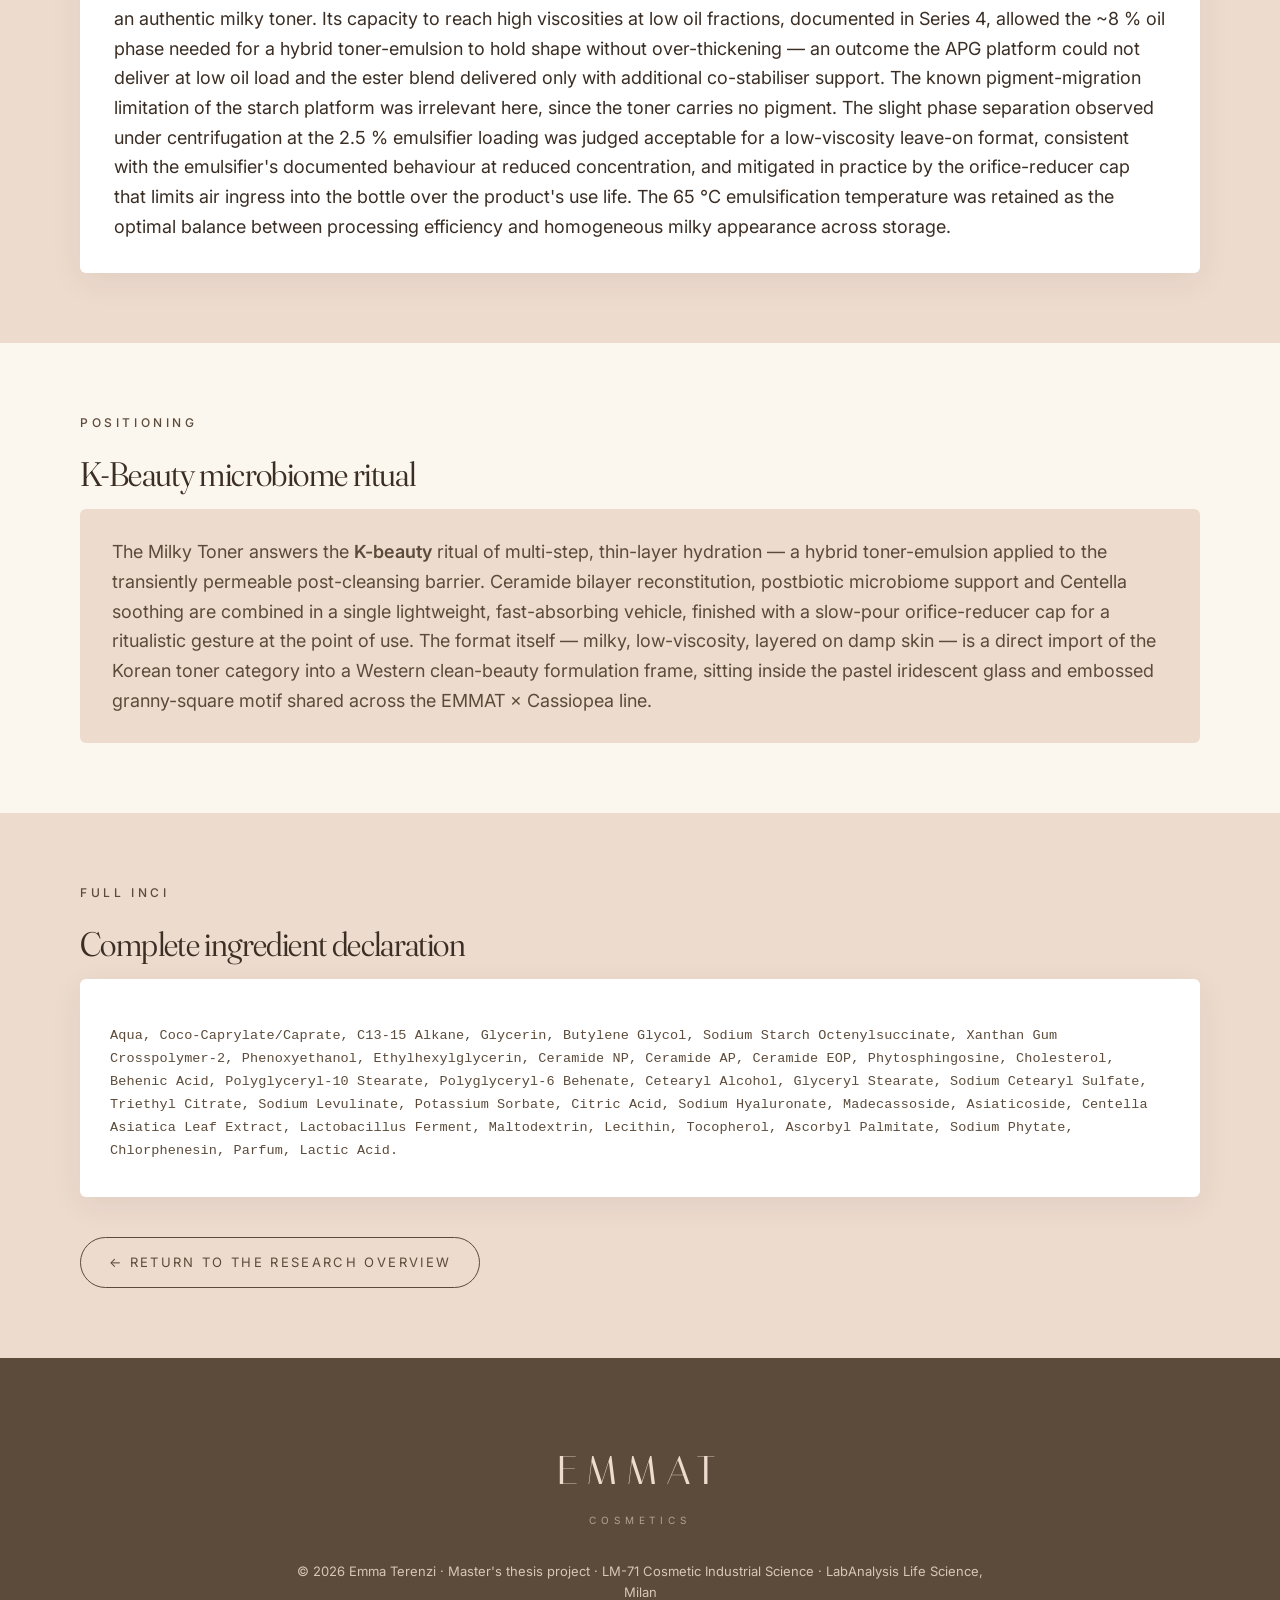
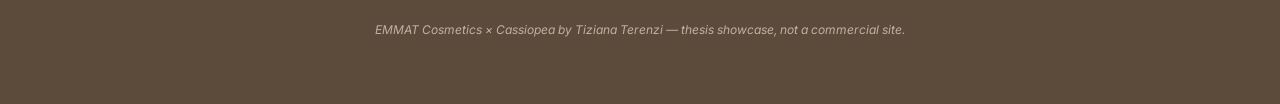
<file: products/milky-toner.html>
<!DOCTYPE html>
<html lang="en-GB">
<head>
<meta charset="UTF-8">
<meta name="viewport" content="width=device-width, initial-scale=1.0">
<title>Milky Toner — EMMAT Cosmetics</title>
<meta name="description" content="The development of EMMAT's Milky Toner: modified-starch Pickering emulsion, ~8% oil phase, and a barrier-focused actives system combining Sodium Hyaluronate, Centella asiatica triterpenoids, a fermented postbiotic, and a multi-ceramide complex.">
<meta name="theme-color" content="#FBF6EE">
<link rel="preconnect" href="https://fonts.googleapis.com">
<link rel="preconnect" href="https://fonts.gstatic.com" crossorigin>
<link href="https://fonts.googleapis.com/css2?family=Fraunces:ital,opsz,wght,SOFT,WONK@0,9..144,300..700,0..100,0..1;1,9..144,300..700,0..100,0..1&family=Italiana&family=Inter:wght@300;400;500;600&display=swap" rel="stylesheet">
<link rel="stylesheet" href="../styles.css">
</head>
<body>

<!-- ══════════════ TOP NAVIGATION ══════════════ -->
<nav class="subnav" aria-label="Main">
  <div class="subnav-inner">
    <a href="../index.html" class="subnav-brand" aria-label="EMMAT Cosmetics — home">EMMAT<span>Cosmetics</span></a>
    <div class="subnav-links">
      <a href="../index.html">All research</a>
      <a href="bb-cream.html">BB Cream</a>
      <a href="body-cream.html">Body Cream</a>
      <a href="milky-toner.html" class="current" aria-current="page">Milky Toner</a>
      <div class="nav-dd">
        <button type="button" class="nav-dd-btn" aria-expanded="false" aria-haspopup="true" aria-controls="productsMenu">Products
          <svg viewBox="0 0 10 10" aria-hidden="true"><polyline points="1.5 3.5 5 7 8.5 3.5"></polyline></svg>
        </button>
        <ul class="nav-dd-menu" id="productsMenu">
          <li><a href="../bb-cream.html">BB CREAM ANTI-POLLUTION</a></li>
          <li><a href="../milky-toner.html">MILKY TONER</a></li>
          <li><a href="../body-cream.html">ANTI-AGE BODY CREAM</a></li>
        </ul>
      </div>
    </div>
  </div>
</nav>

<!-- ══════════════ HERO ══════════════ -->
<header class="product-hero">
  <div class="product-hero-text">
    <span class="eyebrow-inline">Product 03 · Hybrid toner · 150 ml orifice-reducer</span>
    <h1>Milky<br>Toner</h1>
    <p class="tag">A lightweight, lotion-like leave-on positioned between a conventional aqueous toner and a fluid emulsion — hydration and stratum-corneum barrier support immediately after cleansing.</p>
  </div>
  <div class="product-hero-media">
    <img src="../assets/img/thesis-toner-product.jpg" alt="Milky Toner 150 ml bottle with gold cap and its pink embossed box, new É Emma Terenzi packaging">
  </div>
</header>

<main>

<!-- ══════════════ CAMPAIGN IMAGERY ══════════════ -->
<section class="pp-section section-rose pp-gallery-section">
  <div class="container">
    <span class="lede-eyebrow">In campaign</span>
    <h2>The product in use</h2>
    <div class="pp-gallery">
      <figure class="pp-gallery-item pp-gallery-wide">
        <img src="../assets/img/thesis-toner-campaign-vanity.jpg" alt="Milky Toner on a cream vanity with crochet doilies, crystal and the pink embossed box, toner pouring over the edge" loading="lazy">
        <figcaption>The vanity</figcaption>
      </figure>
      <figure class="pp-gallery-item pp-gallery-wide">
        <img src="../assets/img/thesis-toner-campaign-triptych.jpg" alt="Milky Toner in a milk splash, applied to the cheek, and the bottle in a milk swirl" loading="lazy">
        <figcaption>Texture &amp; application</figcaption>
      </figure>
      <figure class="pp-gallery-item pp-gallery-wide pp-gallery-contain">
        <img src="../assets/img/thesis-toner-packaging-v2.jpg" alt="Milky Toner packaging views: box and bottle, front, side and top, two colourways and a styled render" loading="lazy">
        <figcaption>Packaging</figcaption>
      </figure>
    </div>
  </div>
</section>

<!-- ══════════════ THE BRIEF ══════════════ -->
<section class="pp-section section-cream">
  <div class="container">
    <span class="lede-eyebrow">The brief</span>
    <h2>A hybrid toner-emulsion for the transiently permeable post-cleansing barrier</h2>
    <p>The Milky Toner is a low-viscosity, lotion-like leave-on delivered from a 150 ml glass bottle fitted with an orifice-reducer cap. It sits between a conventional aqueous toner and a fluid emulsion — a K-beauty format applied to damp skin immediately after cleansing, when the barrier is transiently at its most permeable and therefore at its most receptive to soothing, barrier-reinforcing and microbiome-supportive actives. The orifice-reducer cap was chosen deliberately: it restricts both flow rate and droplet size at the point of dispensing, limiting product wastage and air ingress into the bottle — a relevant precaution for a low-viscosity, more delicate colloidal system — while the slow, controlled pour reinforces a ritualistic gesture at the point of use.</p>
    <p>It exists in the thesis to validate the modified-starch emulsifier (Sodium Starch Octenylsuccinate) at the format where its Pickering-particle stabilisation mechanism and its distinctive sensory identity are advantages rather than limitations. Series 3A showed four of five single-oil emulsions achieved perfect centrifuge stability without added stabilisers; Series 4 confirmed that very high viscosities are attainable even at low oil fractions — precisely the profile a hybrid toner-emulsion at ~8 % oil needs to hold. Sensory returned the fastest absorption rate (6.5) and the lowest residual amount (3.6) of the three systems, with a distinctive powdery after-feel that reads as clean, cared-for skin — exactly the K-beauty milky-toner sensory grammar.</p>
  </div>
</section>

<!-- ══════════════ FORMULATION ══════════════ -->
<section class="pp-section section-rose">
  <div class="container">
    <span class="lede-eyebrow">Formulation</span>
    <h2>Final formulation</h2>
    <span class="emul-line">Modified Starch @ 2.5 % · Sodium Starch Octenylsuccinate</span>
    <div class="table-scroll">
    <table class="form-table">
      <thead><tr><th scope="col">Phase</th><th scope="col">INCI name</th><th scope="col">w/w %</th></tr></thead>
      <tbody>
        <tr><td>A</td><td>Aqua</td><td>q.s. to 100</td></tr>
        <tr><td>A</td><td>Xanthan Gum Crosspolymer-2</td><td>&lt; 0.5</td></tr>
        <tr><td>A1</td><td>Glycerin</td><td>2 – 5</td></tr>
        <tr><td>A1</td><td>Butylene Glycol</td><td>2 – 5</td></tr>
        <tr><td>A1</td><td>Sodium Hyaluronate</td><td>&lt; 1</td></tr>
        <tr><td>A2</td><td>Sodium Starch Octenylsuccinate</td><td>2 – 5</td></tr>
        <tr><td>A3</td><td>Sodium Phytate</td><td>&lt; 0.5</td></tr>
        <tr><td>A3</td><td>Chlorphenesin</td><td>&lt; 0.5</td></tr>
        <tr><td>B</td><td>Coco-Caprylate/Caprate</td><td>2 – 5</td></tr>
        <tr><td>B</td><td>C13-15 Alkane</td><td>2 – 5</td></tr>
        <tr><td>C</td><td>Aqua (carrier)</td><td>q.s.</td></tr>
        <tr><td>C</td><td>Madecassoside, Asiaticoside, Centella Asiatica Leaf Extract</td><td>&lt; 1</td></tr>
        <tr><td>C</td><td>Maltodextrin, Lactobacillus Ferment, Aqua</td><td>&lt; 1</td></tr>
        <tr><td>D</td><td>Phenoxyethanol, Ethylhexylglycerin</td><td>0.5 – 2</td></tr>
        <tr><td>E</td><td>Ceramide NP, Ceramide AP, Ceramide EOP, Phytosphingosine, Cholesterol, Behenic Acid, Polyglyceryl-10 Stearate, Polyglyceryl-6 Behenate, Glycerin, Cetearyl Alcohol, Glyceryl Stearate, Sodium Cetearyl Sulfate, Triethyl Citrate, Sodium Levulinate, Potassium Sorbate, Citric Acid, Aqua</td><td>&lt; 1</td></tr>
        <tr><td>F</td><td>Lecithin, Tocopherol, Ascorbyl Palmitate, Citric Acid</td><td>&lt; 1</td></tr>
        <tr><td>G</td><td>Parfum</td><td>&lt; 0.5</td></tr>
        <tr><td>H</td><td>Lactic Acid, Aqua</td><td>q.s.</td></tr>
      </tbody>
    </table>
    </div>
    <p class="pp-note">Emulsification temperature of 65 °C selected as the optimal processing condition — sufficient for efficient emulsification while maintaining good physical stability and a homogeneous milky appearance throughout storage.</p>
  </div>
</section>

<!-- ══════════════ ACTIVE SYSTEM DEEP DIVE ══════════════ -->
<section class="pp-section section-cream">
  <div class="container">
    <span class="lede-eyebrow">Active system</span>
    <h2>Barrier, microbiome, soothing — combined in one leave-on</h2>
    <p class="pp-intro">The milky-toner category increasingly combines soothing, barrier-reinforcing and microbiome-supportive functions in a single leave-on product applied to skin immediately after cleansing — the moment at which the barrier is transiently at its most permeable, and cleansing agents have partially disrupted the microbiome equilibrium.</p>

    <div class="active-block">
      <h4>Sodium Hyaluronate <span class="ref">[5]</span></h4>
      <p>The sodium salt of hyaluronic acid — a linear glycosaminoglycan of alternating N-acetyl-D-glucosamine and D-glucuronic acid disaccharide units. At 0.1–0.5 % and the cosmetic-grade molecular-weight range (800 kDa – 1.2 MDa), the polymer remains largely at the stratum-corneum surface where it forms a viscoelastic hydration reservoir, reduces TEWL through a physical hygroscopic mechanism, and reinforces the natural moisturising factor pool. The synergistic humectant system built here — sodium hyaluronate for sustained surface hydration, glycerin for immediate water binding and rapid stratum-corneum uptake, butylene glycol as secondary humectant and penetration enhancer for the co-formulated actives — avoids the tackiness of high-concentration single-humectant formulations.</p>
    </div>

    <div class="active-block">
      <h4>Centella Asiatica (Madecassoside + Asiaticoside) <span class="ref">[7,8]</span></h4>
      <p>The Centella asiatica extract is standardised to its principal bioactive triterpenoid saponins: madecassoside (the glycoside of madecassic acid) and asiaticoside (the glycoside of asiatic acid). These pentacyclic triterpenoid glycosides have been studied extensively for wound healing, fibroblast activation and epidermal barrier recovery. Their primary soothing mechanism is inhibition of NF-κB nuclear translocation and consequent suppression of pro-inflammatory cytokine cascades; in parallel, asiaticoside has been shown to stimulate type I collagen synthesis in dermal fibroblasts, supporting recovery of the dermal extracellular matrix following repetitive mild irritation. In this formulation, the extract targets post-cleansing reactive skin, consistent with the widespread use of Centella asiatica triterpenoids in formulations for sensitive and compromised barriers.</p>
    </div>

    <div class="active-block">
      <h4>Lactobacillus Ferment (fermented maltodextrin) <span class="ref">[9,10]</span></h4>
      <p>An application of controlled fermentation biotechnology to cosmetic ingredient production: maltodextrin serves as carbon source for a Lactobacillus-species fermentation, yielding a complex mixture of short-chain lactic-acid oligomers, postbiotic metabolites and low-molecular-weight peptides generated by proteolytic activity during fermentation. Two complementary purposes: (i) the low-molecular-weight fraction — free amino acids and di/tripeptides — is more readily absorbed by the epidermis than corresponding non-fermented macromolecular precursors; (ii) the postbiotic fraction — cell-wall fragments, exopolysaccharides and short-chain fatty acids — has been reported to interact favourably with the resident skin microbiome, selectively supporting commensal bacteria (principally <em>Staphylococcus epidermidis</em>) while limiting the adhesion of pathogenic species. This microbiome-restorative function is mechanistically distinct from, and additive to, the anti-inflammatory action of Centella asiatica.</p>
    </div>

    <div class="active-block">
      <h4>Ceramide Complex — NP + AP + EOP with phytosphingosine, cholesterol and behenic acid <span class="ref">[11–14]</span></h4>
      <p>The most mechanistically sophisticated component of the actives system. Ceramides constitute approximately 50 % by weight of the intercellular lipids of the stratum corneum — essential structural components of the lamellar bilayer arrays that confer its selective barrier function. Three ceramide subspecies are used here: ceramide NP (N-stearoyl phytosphingosine — phytosphingosine base + stearic acid), ceramide AP (α-hydroxy fatty acid ceramide, phytosphingosine backbone), and ceramide EOP (esterified ω-hydroxy ceramide — the "linker ceramide" responsible for covalent binding to cornified envelope proteins). Barrier integrity is associated not with a single species in isolation but with a balanced molar ratio of ceramide, cholesterol and free fatty acids forming a liquid-ordered lamellar phase — which is why cholesterol and behenic acid are co-formulated. Ceramide EOP is particularly noteworthy: its depletion is pathognomonic of the barrier disruption observed in atopic dermatitis and transient post-cleansing barrier compromise. The co-formulated phytosphingosine additionally functions as a precursor for de novo ceramide biosynthesis via the serine-palmitoyl-transferase pathway — a biosynthetic substrate for endogenous replenishment as well as a direct structural contribution.</p>
    </div>
  </div>
</section>

<!-- ══════════════ CHARACTERISATION RESULTS ══════════════ -->
<section class="pp-section section-rose">
  <div class="container">
    <span class="lede-eyebrow">Characterisation results</span>
    <h2>Instrumental panel — t<sub>0</sub> and t<sub>24h</sub></h2>
    <div class="table-scroll">
    <table class="results-table">
      <thead><tr><th scope="col">Parameter</th><th scope="col">Result</th></tr></thead>
      <tbody>
        <tr>
          <td>pH (t<sub>0</sub> / t<sub>24h</sub>)</td>
          <td>6.2 / 6.2
            <span class="interp">Stable and slightly acidic — appropriate for a post-cleansing leave-on applied to a transiently permeable barrier. No drift over 24 h.</span>
          </td>
        </tr>
        <tr>
          <td>Viscosity at 2.5 rpm (t<sub>0</sub> / t<sub>24h</sub>)</td>
          <td>9,056 / 9,600 mPa·s
            <span class="interp">Low-viscosity target hit precisely — high enough at low oil fraction to hold a milky appearance and support the slow-pour orifice-reducer gesture, low enough to layer thinly under the rest of the routine.</span>
          </td>
        </tr>
        <tr>
          <td>Centrifugation test</td>
          <td>Slight phase separation observed
            <span class="interp">Consistent with the known behaviour of Sodium Starch Octenylsuccinate at reduced (2.5 %) concentration and judged acceptable for a low-viscosity leave-on toner format where a light shake before use is a normal K-beauty gesture.</span>
          </td>
        </tr>
        <tr>
          <td>Optical microscopy</td>
          <td>Fine, 2–10 µm; localised oil-rich patches
            <span class="interp">Fine droplet population confirming the intended microstructure; the localised oil-rich patches match the centrifuge observation and again are within the acceptance window for a leave-on hybrid toner at reduced emulsifier loading.</span>
          </td>
        </tr>
      </tbody>
    </table>
    </div>
  </div>
</section>

<!-- ══════════════ SENSORY VERDICT ══════════════ -->
<section class="pp-section section-cream">
  <div class="container">
    <span class="lede-eyebrow">Sensory verdict</span>
    <h2>How the panel described it</h2>
    <div class="verdict-panel">
      <p>The modified-starch system returned the fastest absorption rate of the three (6.5) and the lowest residual amount (3.6), with the distinctive powdery after-feel that is characteristic of starch-based Pickering emulsions on skin — a signature the panel read as clean, cared-for and unfinished with residue rather than merely bare. That sensory identity is the exact match for the K-beauty milky-toner ritual: a lotion-like leave-on that is meant to disappear quickly, leaving the skin ready to receive the next thin-layer product. The panel noted rapid interfacial-film breakdown on contact — the sensory expression of the Pickering mechanism — and a light, hydrated finish with no tackiness from the humectant system, confirming that the sodium-hyaluronate / glycerin / butylene-glycol balance had been correctly set.</p>
    </div>
  </div>
</section>

<!-- ══════════════ EMULSIFIER RATIONALE ══════════════ -->
<section class="pp-section section-rose">
  <div class="container">
    <span class="lede-eyebrow">Emulsifier decision</span>
    <h2>Why this emulsifier for this product</h2>
    <div class="rationale-panel">
      <p>The modified starch's fastest absorption rate (6.5), lowest residual amount (3.6) and distinctive powdery after-feel matched the K-beauty milky-toner brief precisely — none of the other two systems returned a sensory profile that would have read as an authentic milky toner. Its capacity to reach high viscosities at low oil fractions, documented in Series 4, allowed the ~8 % oil phase needed for a hybrid toner-emulsion to hold shape without over-thickening — an outcome the APG platform could not deliver at low oil load and the ester blend delivered only with additional co-stabiliser support. The known pigment-migration limitation of the starch platform was irrelevant here, since the toner carries no pigment. The slight phase separation observed under centrifugation at the 2.5 % emulsifier loading was judged acceptable for a low-viscosity leave-on format, consistent with the emulsifier's documented behaviour at reduced concentration, and mitigated in practice by the orifice-reducer cap that limits air ingress into the bottle over the product's use life. The 65 °C emulsification temperature was retained as the optimal balance between processing efficiency and homogeneous milky appearance across storage.</p>
    </div>
  </div>
</section>

<!-- ══════════════ POSITIONING ══════════════ -->
<section class="pp-section section-cream">
  <div class="container">
    <span class="lede-eyebrow">Positioning</span>
    <h2>K-Beauty microbiome ritual</h2>
    <div class="positioning-panel">
      <p>The Milky Toner answers the <strong>K-beauty</strong> ritual of multi-step, thin-layer hydration — a hybrid toner-emulsion applied to the transiently permeable post-cleansing barrier. Ceramide bilayer reconstitution, postbiotic microbiome support and Centella soothing are combined in a single lightweight, fast-absorbing vehicle, finished with a slow-pour orifice-reducer cap for a ritualistic gesture at the point of use. The format itself — milky, low-viscosity, layered on damp skin — is a direct import of the Korean toner category into a Western clean-beauty formulation frame, sitting inside the pastel iridescent glass and embossed granny-square motif shared across the EMMAT × Cassiopea line.</p>
    </div>
  </div>
</section>

<!-- ══════════════ FULL INCI ══════════════ -->
<section class="pp-section section-rose">
  <div class="container">
    <span class="lede-eyebrow">Full INCI</span>
    <h2>Complete ingredient declaration</h2>
    <div class="inci-panel">
      <p class="inci">Aqua, Coco-Caprylate/Caprate, C13-15 Alkane, Glycerin, Butylene Glycol, Sodium Starch Octenylsuccinate, Xanthan Gum Crosspolymer-2, Phenoxyethanol, Ethylhexylglycerin, Ceramide NP, Ceramide AP, Ceramide EOP, Phytosphingosine, Cholesterol, Behenic Acid, Polyglyceryl-10 Stearate, Polyglyceryl-6 Behenate, Cetearyl Alcohol, Glyceryl Stearate, Sodium Cetearyl Sulfate, Triethyl Citrate, Sodium Levulinate, Potassium Sorbate, Citric Acid, Sodium Hyaluronate, Madecassoside, Asiaticoside, Centella Asiatica Leaf Extract, Lactobacillus Ferment, Maltodextrin, Lecithin, Tocopherol, Ascorbyl Palmitate, Sodium Phytate, Chlorphenesin, Parfum, Lactic Acid.</p>
    </div>
    <a href="../index.html" class="back-link">← Return to the research overview</a>
  </div>
</section>

</main>

<!-- ══════════════ FOOTER ══════════════ -->
<footer class="footer">
  <div class="container">
    <div class="footer-inner">
      <div class="footer-brand">EMMAT<span>Cosmetics</span></div>
      <p class="footer-line">© 2026 Emma Terenzi · Master's thesis project · LM-71 Cosmetic Industrial Science · LabAnalysis Life Science, Milan</p>
      <p class="footer-line muted">EMMAT Cosmetics × Cassiopea by Tiziana Terenzi — thesis showcase, not a commercial site.</p>
    </div>
  </div>
</footer>

<script src="../app.js"></script>
</body>
</html>
</file>
<file: styles.css>
/* ═══════════════════════════════════════════════
   EMMAT — Unified site · research pages
   (home + product development pages; the two product
   launch pages use product.css)
   Palette:
     text        #3B2E24  warm dark brown
     bg          #FBF6EE  cream
     gold        #B58E5F
     muted       #8B7D6C
     deep        #5C4B3A
     rose        #EDDBCE  soft rose
   ═══════════════════════════════════════════════ */

:root {
  --text:   #3B2E24;
  --bg:     #FBF6EE;
  --bg-2:   #FDF9F2;                /* subtle cream lift for inner-card gradient */
  --gold:   #B58E5F;
  --muted:  #8B7D6C;
  --deep:   #5C4B3A;
  --rose:   #EDDBCE;
  --border: rgba(181, 142, 95, .22);
  --rule:   rgba(181, 142, 95, .20);
  --shadow:    0 8px 32px rgba(59, 46, 36, .07);
  --shadow-lg: 0 24px 64px rgba(59, 46, 36, .12);

  --serif:   'Fraunces', 'Cormorant Garamond', 'Playfair Display', Georgia, serif;
  --display: 'Italiana', 'Fraunces', Georgia, serif;
  --sans:    'Inter', -apple-system, BlinkMacSystemFont, 'Segoe UI', sans-serif;

  /* Modular scale (ratio 1.25 · base 18px) — desktop */
  --step--1: 14.4px;
  --step-0:  18px;    /* body */
  --step-1:  22.5px;  /* lead */
  --step-2:  28px;    /* h4 */
  --step-3:  36px;    /* h3 */
  --step-4:  44px;    /* h2 */
  --step-5:  56px;
  --step-6:  72px;    /* h1 / hero */

  /* OpenType feature packs */
  --feat-body: "kern", "liga", "clig", "calt", "onum", "pnum";
  --feat-num:  "kern", "lnum", "tnum";
  --feat-head: "kern", "liga", "dlig", "calt", "ss01";

  --max: 1120px;
}

* { box-sizing: border-box; margin: 0; padding: 0; }

html {
  scroll-behavior: smooth;
  scroll-padding-top: 96px;
  -webkit-text-size-adjust: 100%;
}

body {
  font-family: var(--sans);
  color: var(--text);
  background: var(--bg);
  line-height: 1.65;
  font-weight: 400;
  font-size: var(--step-0);
  font-feature-settings: var(--feat-body);
  -webkit-font-smoothing: antialiased;
  -moz-osx-font-smoothing: grayscale;
  text-rendering: optimizeLegibility;
}

a { color: inherit; text-decoration: none; }
img { max-width: 100%; height: auto; display: block; }

h1, h2, h3, h4 {
  font-family: var(--serif);
  color: var(--text);
  font-weight: 400;
  line-height: 1.12;
  font-feature-settings: var(--feat-head);
  font-variation-settings: "opsz" 144, "SOFT" 30, "WONK" 0;
  text-wrap: balance;
}

h2 { font-size: var(--step-4); font-weight: 350; letter-spacing: -0.018em; margin-bottom: 16px; }
h3 { font-size: var(--step-3); font-weight: 400; letter-spacing: -0.012em; margin-bottom: 16px; }
h4 { font-size: var(--step-2); font-weight: 500; letter-spacing: -0.006em; margin-bottom: 12px; }

p { margin-bottom: 16px; }
p:last-child { margin-bottom: 0; }

em { color: var(--deep); font-style: italic; }
strong { font-weight: 600; }

/* ═══════════════════════════════════════════════ HERO */
.hero {
  position: relative;
  min-height: 100vh;
  display: flex;
  align-items: center;
  justify-content: center;
  overflow: hidden;
  color: var(--text);
}

.hero-bg {
  position: absolute;
  inset: 0;
  background-size: cover;
  background-position: center 30%;
  background-repeat: no-repeat;
  z-index: 0;
}

.hero-inner {
  position: relative;
  z-index: 2;
  max-width: 880px;
  padding: 64px 32px 112px;
  text-align: center;
}

.hero-eyebrow {
  font-family: var(--sans);
  font-size: 12px;
  letter-spacing: .38em;
  text-transform: uppercase;
  color: var(--gold);
  font-weight: 500;
  margin-bottom: 40px;
  font-feature-settings: var(--feat-num);
}

.brand-mark {
  font-family: var(--display);
  font-size: var(--step-6);
  font-weight: 400;
  letter-spacing: .18em;
  line-height: 1;
  margin: 0 0 8px;
  color: var(--text);
  font-feature-settings: "kern", "liga", "dlig";
}

.brand-mark span {
  display: block;
  font-family: var(--sans);
  font-size: 13px;
  letter-spacing: .58em;
  text-transform: uppercase;
  color: var(--muted);
  margin-top: 16px;
  font-weight: 400;
}

.tagline {
  font-family: var(--serif);
  font-style: italic;
  font-size: var(--step-2);
  line-height: 1.4;
  color: var(--deep);
  max-width: 720px;
  margin: 40px auto 24px;
  font-weight: 350;
  font-variation-settings: "opsz" 144, "SOFT" 60;
  text-wrap: balance;
}

.credit {
  font-family: var(--sans);
  font-size: 14px;
  color: var(--muted);
  letter-spacing: .08em;
  margin-bottom: 48px;
  font-feature-settings: var(--feat-num);
}
.credit strong { color: var(--text); font-weight: 600; }

.btn {
  display: inline-block;
  padding: 16px 32px;
  font-family: var(--sans);
  font-size: 12px;
  font-weight: 500;
  letter-spacing: .24em;
  text-transform: uppercase;
  border-radius: 8px;
  border: none;
  cursor: pointer;
  transition: all .3s ease;
}

.btn-primary {
  background: var(--gold);
  color: #fff;
}
.btn-primary:hover {
  background: var(--deep);
  transform: translateY(-2px);
  box-shadow: 0 12px 30px rgba(181, 142, 95, .3);
}

.hero-scroll {
  position: absolute;
  bottom: 30px;
  left: 50%;
  transform: translateX(-50%);
  z-index: 2;
  font-family: var(--sans);
  font-size: 10px;
  letter-spacing: .35em;
  text-transform: uppercase;
  color: var(--muted);
  writing-mode: vertical-rl;
  animation: bob 2s ease-in-out infinite;
}
@keyframes bob { 0%, 100% { transform: translateX(-50%) translateY(0); } 50% { transform: translateX(-50%) translateY(6px); } }

/* ═══════════════════════════════════════════════ SECTIONS */
.section {
  padding: 128px 24px;
  position: relative;
}
.section-cream { background: var(--bg); }
.section-rose  { background: var(--rose); }

/* Subtle gold hairline between adjacent sections — printed-lookbook rhythm */
.section + .section::before {
  content: "";
  position: absolute;
  top: 0;
  left: 50%;
  transform: translateX(-50%);
  width: 60%;
  max-width: 640px;
  height: 1px;
  background: var(--rule);
  opacity: .8;
}

.container {
  max-width: var(--max);
  margin: 0 auto;
}

.section-header {
  margin-bottom: 72px;
}
.section-header.centered {
  text-align: center;
  max-width: 760px;
  margin-left: auto;
  margin-right: auto;
  margin-bottom: 88px;
}

.eyebrow {
  display: inline-block;
  font-family: var(--sans);
  font-size: 11px;
  font-weight: 500;
  letter-spacing: .42em;
  text-transform: uppercase;
  color: var(--gold);
  margin-bottom: 24px;
  padding-bottom: 8px;
  border-bottom: 1px solid var(--border);
  font-feature-settings: var(--feat-num);
}

.section-lede {
  font-family: var(--serif);
  font-style: italic;
  font-size: var(--step-1);
  color: var(--deep);
  margin-top: 24px;
  line-height: 1.55;
  font-weight: 350;
  font-variation-settings: "opsz" 144, "SOFT" 40;
  text-wrap: balance;
}

/* ═══════════════════════════════════════════════ SECTION FIGURES */
.section-figure {
  margin: 0;
  border-radius: 16px;
  overflow: hidden;
  box-shadow: var(--shadow);
  border: 1px solid var(--border);
  background: var(--bg);
}
.section-figure img {
  display: block;
  width: 100%;
  height: auto;
  object-fit: cover;
}
.section-figure-wide {
  margin-top: 56px;
  aspect-ratio: 16 / 9;
}
.section-figure-wide img { height: 100%; }
.section-figure-strip {
  margin-top: 40px;
  aspect-ratio: 32 / 11;
}
.section-figure-strip img { height: 100%; }
.section-figure-inset {
  margin-bottom: 28px;
  aspect-ratio: 16 / 9;
}
.section-figure-inset img { height: 100%; }
.section-figure-closer {
  margin-top: 0;
  margin-bottom: 56px;
}

/* SVG diagrams (methodology flow, emulsifier → product map) */
.method-flow, .product-map { margin: 0 0 48px; }
.method-flow svg, .product-map svg { display: block; width: 100%; height: auto; }
.figure-caption {
  margin-top: 12px;
  text-align: center;
  font-size: 13px;
  font-style: italic;
  color: var(--muted);
}

/* ═══════════════════════════════════════════════ GRIDS */
.grid-2 {
  display: grid;
  grid-template-columns: 1.15fr 1fr;
  gap: 72px;
  align-items: start;
}

.grid-3 {
  display: grid;
  grid-template-columns: repeat(3, 1fr);
  gap: 32px;
}

.grid-methods {
  display: grid;
  grid-template-columns: repeat(4, 1fr);
  gap: 24px;
  margin-bottom: 48px;
}

/* ═══════════════════════════════════════════════ PROSE */
.prose h3 { margin-bottom: 24px; }
.prose p  { color: var(--deep); font-size: var(--step-0); line-height: 1.7; }
.prose p.muted { color: var(--muted); font-size: 16px; }

/* Drop-cap on the first prose paragraph */
.prose > p:first-of-type::first-letter {
  font-family: var(--serif);
  font-weight: 400;
  font-size: 4.6em;
  float: left;
  line-height: .88;
  padding: 6px 12px 0 0;
  color: var(--gold);
  font-feature-settings: "dlig", "liga";
  font-variation-settings: "opsz" 144, "SOFT" 100;
}

/* ═══════════════════════════════════════════════ STAT STRIP */
.stat-strip {
  display: grid;
  grid-template-columns: 1fr 1fr;
  gap: 1px;
  background: var(--border);
  border-radius: 16px;
  overflow: hidden;
  box-shadow: var(--shadow);
  border: 1px solid var(--border);
}
.stat {
  background: linear-gradient(180deg, var(--bg-2), var(--bg));
  padding: 48px 24px;
  text-align: center;
  display: flex;
  flex-direction: column;
  align-items: center;
  justify-content: center;
  min-height: 176px;
  transition: transform .3s ease, box-shadow .3s ease;
}
.stat:hover {
  transform: translateY(-4px);
  box-shadow: 0 10px 24px rgba(181, 142, 95, .18);
  z-index: 1;
}
.stat-num {
  font-family: var(--serif);
  font-style: italic;
  font-size: 88px;
  font-weight: 300;
  color: var(--gold);
  line-height: .95;
  margin-bottom: 16px;
  font-feature-settings: var(--feat-num);
  font-variant-numeric: lining-nums tabular-nums;
  font-variation-settings: "opsz" 144, "SOFT" 70;
  letter-spacing: -0.02em;
}
.stat-label {
  font-family: var(--sans);
  font-size: 10.5px;
  letter-spacing: .28em;
  text-transform: uppercase;
  color: var(--muted);
  font-weight: 500;
}

/* ═══════════════════════════════════════════════ CARDS */
.card {
  background: var(--bg);
  border: 1px solid var(--border);
  border-radius: 16px;
  padding: 48px 40px;
  box-shadow: var(--shadow);
  transition: transform .35s ease, box-shadow .35s ease, border-color .35s ease;
  position: relative;
}
.card:hover {
  transform: translateY(-6px);
  box-shadow: var(--shadow-lg);
  border-color: rgba(181, 142, 95, .55);
}

/* Subtle inner cream gradient on cards over the rose background */
.section-rose .card { background: linear-gradient(180deg, var(--bg-2), var(--bg)); }

/* Emulsifier cards */
.card-emulsifier { padding-top: 64px; }
.card-emulsifier .card-num {
  position: absolute;
  top: 24px;
  right: 32px;
  font-family: var(--serif);
  font-style: italic;
  font-size: 24px;
  color: var(--gold);
  opacity: .75;
  font-variation-settings: "opsz" 144, "SOFT" 60;
}
.card-emulsifier h3 {
  font-size: 32px;
  font-weight: 450;
  margin-bottom: 8px;
  letter-spacing: -0.012em;
}
.card-emulsifier .ing-name {
  font-family: var(--sans);
  font-size: 13px;
  color: var(--muted);
  letter-spacing: .04em;
  margin-bottom: 24px;
  font-style: normal;
  line-height: 1.55;
}
.chip {
  display: inline-block;
  font-family: var(--sans);
  font-size: 10.5px;
  letter-spacing: .2em;
  text-transform: uppercase;
  color: var(--deep);
  background: var(--rose);
  padding: 8px 16px;
  border-radius: 24px;
  margin-bottom: 24px;
  font-weight: 500;
}
.card-body {
  color: var(--deep);
  font-size: 15.5px;
  line-height: 1.7;
  margin-bottom: 24px;
}
.card-tag {
  padding-top: 24px;
  border-top: 1px solid var(--border);
  font-family: var(--sans);
  font-size: 13px;
  color: var(--gold);
  letter-spacing: .04em;
}
.card-tag strong { color: var(--text); font-weight: 600; }

/* ═══════════════════════════════════════════════ METHODS */
.method {
  background: var(--bg);
  border: 1px solid var(--border);
  border-radius: 16px;
  padding: 32px 24px;
  transition: all .3s;
}
.method:hover {
  border-color: var(--gold);
  transform: translateY(-3px);
}
.s-num {
  display: inline-block;
  font-family: var(--serif);
  font-size: 12px;
  font-weight: 600;
  color: var(--gold);
  letter-spacing: .12em;
  background: rgba(181, 142, 95, .1);
  padding: 4px 10px;
  border-radius: 4px;
  margin-bottom: 16px;
  font-variant-numeric: lining-nums tabular-nums;
}
.method h4 {
  font-family: var(--serif);
  font-size: 20px;
  margin-bottom: 8px;
  color: var(--text);
  font-weight: 500;
  letter-spacing: -0.006em;
}
.method p {
  font-size: 14px;
  color: var(--muted);
  line-height: 1.6;
}

.charac-panel {
  background: var(--bg);
  border: 1px solid var(--border);
  border-radius: 16px;
  padding: 40px 32px;
  text-align: center;
}
.charac-panel h4 {
  font-family: var(--sans);
  font-size: 10.5px;
  letter-spacing: .38em;
  text-transform: uppercase;
  color: var(--muted);
  font-weight: 500;
  margin-bottom: 24px;
}
.charac-tags {
  display: flex;
  flex-wrap: wrap;
  justify-content: center;
  gap: 12px;
}
.charac-tags span {
  padding: 10px 20px;
  background: var(--rose);
  border-radius: 24px;
  font-size: 13px;
  color: var(--deep);
  font-weight: 500;
  letter-spacing: .02em;
  font-family: var(--sans);
}

/* ═══════════════════════════════════════════════ FINDINGS */
.card-finding { padding: 40px 32px; }
.finding-head {
  font-family: var(--serif);
  font-size: 28px;
  font-weight: 450;
  color: var(--text);
  margin-bottom: 24px;
  padding-bottom: 16px;
  border-bottom: 1px solid var(--border);
  letter-spacing: -0.012em;
}
.card-finding ul {
  list-style: none;
  padding: 0;
}
.card-finding li {
  padding: 10px 0 10px 24px;
  position: relative;
  color: var(--deep);
  font-size: 14.5px;
  line-height: 1.6;
}
.card-finding li::before {
  content: "";
  position: absolute;
  left: 0;
  top: 18px;
  width: 8px;
  height: 8px;
  border-radius: 50%;
  background: var(--gold);
  opacity: .55;
}
.finding-punchline {
  text-align: center;
  margin-top: 64px;
  font-family: var(--serif);
  font-style: italic;
  font-size: 24px;
  font-weight: 350;
  color: var(--deep);
  max-width: 800px;
  margin-left: auto;
  margin-right: auto;
  line-height: 1.55;
  font-variation-settings: "opsz" 144, "SOFT" 60;
  text-wrap: balance;
}

/* ═══════════════════════════════════════════════ SENSORY */
.sensory-grid { align-items: start; }
.attr-list {
  list-style: none;
  padding: 0;
  display: grid;
  grid-template-columns: 1fr 1fr;
  gap: 8px 24px;
  margin-bottom: 24px;
}
.attr-list li {
  padding: 10px 0;
  border-bottom: 1px dotted var(--border);
  color: var(--deep);
  font-size: 14.5px;
}
.prose h4 {
  font-family: var(--sans);
  font-size: 10.5px;
  letter-spacing: .32em;
  text-transform: uppercase;
  color: var(--gold);
  margin: 32px 0 16px;
  font-weight: 500;
}

.chart-stack {
  display: flex;
  flex-direction: column;
  gap: 40px;
}
.chart-wrap {
  background: var(--bg);
  border: 1px solid var(--border);
  border-radius: 16px;
  padding: 32px;
  box-shadow: var(--shadow);
}
.chart-title {
  font-family: var(--serif);
  font-size: 19px;
  font-weight: 500;
  text-align: center;
  margin-bottom: 8px;
  color: var(--text);
  letter-spacing: -0.006em;
}
.chart-note {
  text-align: center;
  font-size: 12px;
  color: var(--muted);
  font-style: italic;
  margin-bottom: 16px;
}
canvas { max-width: 100%; }
.chart-wrap canvas { display: block; width: 100%; }
.chart-legend {
  list-style: none;
  display: flex;
  flex-wrap: wrap;
  justify-content: center;
  gap: 8px 20px;
  margin-top: 12px;
  font-size: 12px;
  font-weight: 500;
  color: var(--text);
}
.chart-legend li { display: inline-flex; align-items: center; gap: 8px; }
.chart-legend i {
  width: 12px;
  height: 12px;
  border-radius: 50%;
  border: 1px solid rgba(92, 75, 58, .35);
}

/* ═══════════════════════════════════════════════ PRODUCTS */
.products-section .container { max-width: 1200px; }

.product-card {
  display: grid;
  grid-template-columns: 1fr 1.15fr;
  gap: 72px;
  align-items: center;
  background: linear-gradient(180deg, var(--bg-2) 0%, var(--bg) 60%);
  border: 1px solid var(--border);
  border-radius: 16px;
  padding: 64px;
  margin-bottom: 56px;
  box-shadow: var(--shadow);
  transition: transform .4s ease, box-shadow .4s ease, border-color .4s ease;
}
.product-card:last-child { margin-bottom: 0; }
.product-card:hover {
  transform: translateY(-4px);
  box-shadow: var(--shadow-lg);
  border-color: rgba(181, 142, 95, .55);
}
.product-card.reversed { grid-template-columns: 1.15fr 1fr; }
.product-card.reversed .product-media { order: 2; }
.product-card.reversed .product-body { order: 1; }

.product-media {
  background:
    radial-gradient(circle at 50% 40%, rgba(237, 219, 206, .5), transparent 70%),
    linear-gradient(180deg, var(--bg), var(--rose));
  border-radius: 16px;
  padding: 40px;
  display: flex;
  align-items: center;
  justify-content: center;
  min-height: 360px;
  overflow: hidden;
}
.product-media img {
  max-height: 460px;
  object-fit: contain;
  filter: drop-shadow(0 20px 40px rgba(59, 46, 36, .15));
  transition: transform .4s ease;
  will-change: transform;
}
.product-card:hover .product-media img {
  transform: scale(1.08);
}

.product-eyebrow {
  font-family: var(--sans);
  font-size: 11px;
  letter-spacing: .32em;
  text-transform: uppercase;
  color: var(--gold);
  margin-bottom: 16px;
}
.product-name {
  font-family: var(--serif);
  font-size: 48px;
  font-weight: 400;
  line-height: 1.05;
  margin-bottom: 24px;
  letter-spacing: -0.02em;
  font-variation-settings: "opsz" 144, "SOFT" 30;
}
.product-lede {
  font-family: var(--serif);
  font-style: italic;
  font-size: 20px;
  color: var(--deep);
  line-height: 1.55;
  margin-bottom: 32px;
  font-weight: 350;
  font-variation-settings: "opsz" 144, "SOFT" 60;
  text-wrap: balance;
}

.product-meta {
  display: grid;
  grid-template-columns: 1fr 1fr;
  gap: 16px;
  padding: 24px;
  background: var(--rose);
  border-radius: 16px;
  margin-bottom: 32px;
}
.meta-block {
  display: flex;
  flex-direction: column;
  gap: 4px;
}
.meta-label {
  font-family: var(--sans);
  font-size: 10px;
  letter-spacing: .28em;
  text-transform: uppercase;
  color: var(--muted);
  font-weight: 500;
}
.meta-value {
  font-family: var(--serif);
  font-size: 18px;
  color: var(--text);
  font-weight: 500;
  letter-spacing: -0.004em;
  font-variant-numeric: tabular-nums lining-nums;
}

.active-system, .rationale {
  margin-bottom: 32px;
}
.active-system h4, .rationale h4 {
  font-family: var(--sans);
  font-size: 10.5px;
  letter-spacing: .32em;
  text-transform: uppercase;
  color: var(--gold);
  margin-bottom: 16px;
  font-weight: 500;
}
.active-item {
  padding: 16px 0;
  border-top: 1px solid var(--border);
  font-size: 14.5px;
  line-height: 1.65;
  color: var(--deep);
}
.active-item:last-child { padding-bottom: 0; }
.active-item strong { color: var(--text); font-weight: 600; }
.active-sensory {
  display: block;
  margin-top: 8px;
  font-style: italic;
  font-family: var(--serif);
  color: var(--gold);
  font-size: 14px;
  line-height: 1.55;
  opacity: .92;
}
.product-tagline {
  font-family: var(--serif);
  font-style: italic;
  font-size: 18px;
  line-height: 1.4;
  color: var(--gold);
  margin: -6px 0 14px;
  letter-spacing: .01em;
}
.conclusion-close {
  margin-top: 36px;
  font-family: var(--serif);
  font-style: italic;
  font-size: 20px;
  line-height: 1.55;
  color: var(--deep);
  text-align: center;
  max-width: 780px;
  margin-left: auto;
  margin-right: auto;
}

.rationale p {
  font-size: 14.5px;
  color: var(--deep);
  line-height: 1.7;
}

.inci-details {
  border-top: 1px solid var(--border);
  padding-top: 24px;
  margin-top: 8px;
}
.inci-details summary {
  cursor: pointer;
  font-family: var(--sans);
  font-size: 10.5px;
  letter-spacing: .32em;
  text-transform: uppercase;
  color: var(--gold);
  font-weight: 500;
  padding: 6px 0;
  transition: color .2s;
  list-style: none;
  display: inline-flex;
  align-items: center;
  gap: 12px;
}
.inci-details summary::-webkit-details-marker { display: none; }
.inci-details summary::after {
  content: "";
  display: inline-block;
  width: 8px;
  height: 8px;
  border-right: 2px solid var(--gold);
  border-bottom: 2px solid var(--gold);
  transform: rotate(45deg);
  transform-origin: 60% 60%;
  transition: transform .3s ease;
  margin-top: -3px;
}
.inci-details[open] summary::after {
  transform: rotate(-135deg);
  margin-top: 2px;
}
.inci-details summary:hover { color: var(--deep); }
.inci-details[open] .inci {
  animation: inciFadeIn .35s ease-out both;
}
@keyframes inciFadeIn {
  from { opacity: 0; transform: translateY(-4px); }
  to   { opacity: 1; transform: translateY(0); }
}
.inci {
  padding: 20px 0 8px;
  font-size: 12.5px;
  line-height: 1.75;
  color: var(--muted);
  font-family: var(--sans);
  letter-spacing: .01em;
}

/* ═══════════════════════════════════════════════ POSITIONING */
.positioning-card {
  background: var(--bg);
  border: 1px solid var(--border);
  border-radius: 16px;
  padding: 48px 40px;
  box-shadow: var(--shadow);
}
.positioning-card h3 {
  font-family: var(--serif);
  font-size: 36px;
  font-weight: 400;
  margin-bottom: 24px;
  color: var(--gold);
  letter-spacing: -0.018em;
  font-variation-settings: "opsz" 144, "SOFT" 40;
}
.positioning-card p { color: var(--deep); font-size: 16px; line-height: 1.7; }
.positioning-card p.muted { color: var(--muted); font-size: 14.5px; margin-top: 16px; font-style: italic; }
.positioning-card strong { color: var(--text); font-weight: 600; }

/* ═══════════════════════════════════════════════ CONCLUSIONS */
.conclusions {
  display: grid;
  grid-template-columns: repeat(3, 1fr);
  gap: 32px;
  margin-bottom: 64px;
}
.conclusion {
  background: var(--bg);
  border: 1px solid var(--border);
  border-radius: 16px;
  padding: 48px 32px;
  text-align: center;
  box-shadow: var(--shadow);
}
.c-num {
  font-family: var(--serif);
  font-style: italic;
  font-size: 56px;
  font-weight: 300;
  color: var(--gold);
  margin-bottom: 16px;
  line-height: 1;
  font-variant-numeric: lining-nums tabular-nums;
  font-variation-settings: "opsz" 144, "SOFT" 70;
  letter-spacing: -0.02em;
}
.conclusion h4 {
  font-family: var(--serif);
  font-size: 22px;
  font-weight: 500;
  margin-bottom: 16px;
  color: var(--text);
  letter-spacing: -0.008em;
}
.conclusion p {
  font-size: 14.5px;
  color: var(--deep);
  line-height: 1.7;
}

.future-note {
  background: var(--bg);
  border-left: 3px solid var(--gold);
  padding: 32px 40px;
  border-radius: 8px;
  max-width: 880px;
  margin: 0 auto;
}
.future-note h4 {
  font-family: var(--sans);
  font-size: 10.5px;
  letter-spacing: .32em;
  text-transform: uppercase;
  color: var(--gold);
  margin-bottom: 16px;
  font-weight: 500;
}
.future-note p {
  font-size: 16px;
  color: var(--deep);
  line-height: 1.7;
  font-family: var(--serif);
  font-style: italic;
  font-weight: 350;
  font-variation-settings: "opsz" 144, "SOFT" 50;
}

/* ═══════════════════════════════════════════════ ABOUT + DOWNLOADS */
.about-grid { gap: 80px; }
.about-text h3 {
  font-family: var(--serif);
  font-size: 44px;
  font-weight: 400;
  margin-bottom: 24px;
  color: var(--text);
  letter-spacing: -0.02em;
  font-variation-settings: "opsz" 144, "SOFT" 30;
}
.about-text p {
  font-size: var(--step-0);
  color: var(--deep);
  margin-bottom: 32px;
  line-height: 1.7;
}
.tutors {
  display: flex;
  flex-direction: column;
  gap: 16px;
  padding-top: 24px;
  border-top: 1px solid var(--border);
}
.tutors > div {
  display: flex;
  flex-direction: column;
  gap: 4px;
}
.tut-label {
  font-family: var(--sans);
  font-size: 10px;
  letter-spacing: .32em;
  text-transform: uppercase;
  color: var(--muted);
  font-weight: 500;
}
.tut-name {
  font-family: var(--serif);
  font-size: 20px;
  color: var(--text);
  font-weight: 500;
  letter-spacing: -0.006em;
}

.story-body p { margin-bottom: 20px; }
.story-body .section-lede {
  font-size: var(--step-1);
  margin-top: 0;
  margin-bottom: 28px;
}
.story-body h4 { margin: 40px 0 16px; }

.downloads h3 {
  font-family: var(--serif);
  font-size: 28px;
  font-weight: 500;
  margin-bottom: 24px;
  letter-spacing: -0.008em;
}

.dl-card {
  display: flex;
  align-items: center;
  gap: 20px;
  padding: 24px;
  background: var(--bg);
  border: 1px solid var(--border);
  border-radius: 16px;
  margin-bottom: 16px;
  transition: all .25s;
  box-shadow: 0 4px 16px rgba(59, 46, 36, .04);
}
.dl-card:hover {
  transform: translateY(-2px);
  border-color: var(--gold);
  box-shadow: var(--shadow);
}
.dl-icon {
  width: 56px;
  height: 56px;
  background: var(--gold);
  color: #fff;
  border-radius: 8px;
  display: flex;
  align-items: center;
  justify-content: center;
  font-family: var(--sans);
  font-size: 12px;
  font-weight: 600;
  letter-spacing: .12em;
  flex-shrink: 0;
}
.dl-body {
  display: flex;
  flex-direction: column;
  gap: 4px;
}
.dl-title {
  font-family: var(--serif);
  font-size: 20px;
  font-weight: 500;
  color: var(--text);
  letter-spacing: -0.008em;
}
.dl-meta {
  font-size: 12px;
  color: var(--muted);
  letter-spacing: .04em;
  font-variant-numeric: tabular-nums lining-nums;
}

/* ═══════════════════════════════════════════════ FOOTER */
.footer {
  background: var(--deep);
  color: var(--rose);
  padding: 80px 24px 64px;
  text-align: center;
}
.footer-inner { max-width: 720px; margin: 0 auto; }
.footer-brand {
  font-family: var(--display);
  font-size: 40px;
  font-weight: 400;
  letter-spacing: .2em;
  margin-bottom: 4px;
}
.footer-brand span {
  display: block;
  font-family: var(--sans);
  font-size: 10px;
  letter-spacing: .48em;
  text-transform: uppercase;
  color: rgba(237, 219, 206, .6);
  margin-top: 8px;
}
.footer-line {
  font-size: 13px;
  color: rgba(237, 219, 206, .85);
  margin-top: 32px;
  line-height: 1.65;
}
.footer-line.muted { color: rgba(237, 219, 206, .7); margin-top: 12px; font-size: 12px; font-style: italic; }

/* ═══════════════════════════════════════════════ RESPONSIVE */
@media (max-width: 1000px) {
  .grid-methods { grid-template-columns: repeat(2, 1fr); }
}

@media (max-width: 900px) {
  :root {
    --step-0: 17px;
    --step-1: 20px;
    --step-2: 24px;
    --step-3: 26px;
    --step-4: 30px;
    --step-5: 36px;
    --step-6: 40px;
  }

  h2 { font-size: var(--step-4); }
  h3 { font-size: var(--step-3); }

  .brand-mark { font-size: 56px; letter-spacing: .14em; }
  .tagline { font-size: 20px; }
  .hero-inner { padding: 40px 24px 80px; }

  .section { padding: 88px 20px; }
  .section-header, .section-header.centered { margin-bottom: 56px; }

  .grid-2, .grid-3, .conclusions { grid-template-columns: 1fr; gap: 32px; }
  .about-grid { gap: 40px; }
  .stat-strip { grid-template-columns: 1fr 1fr; }
  .stat { padding: 32px 16px; min-height: 144px; }
  .stat-num { font-size: 64px; }

  .product-card,
  .product-card.reversed {
    grid-template-columns: 1fr;
    padding: 40px 24px;
    gap: 32px;
  }
  .product-card.reversed .product-media,
  .product-card.reversed .product-body { order: initial; }
  .product-media { padding: 24px; min-height: 280px; }
  .product-media img { max-height: 320px; }
  .product-name { font-size: 36px; }
  .product-meta { grid-template-columns: 1fr; gap: 16px; padding: 20px; }

  .positioning-card { padding: 32px 24px; }
  .positioning-card h3 { font-size: 28px; }
  .conclusion { padding: 32px 24px; }
  .conclusion h4 { font-size: 20px; }
  .c-num { font-size: 44px; }
  .future-note { padding: 24px 28px; }

  .attr-list { grid-template-columns: 1fr; }

  .prose > p:first-of-type::first-letter { font-size: 3.6em; padding: 4px 8px 0 0; }
}

@media (max-width: 600px) {
  h2 { font-size: 28px; }
  .brand-mark { font-size: 44px; letter-spacing: .12em; }
  .brand-mark span { font-size: 11px; letter-spacing: .42em; }
  .tagline { font-size: 18px; }
  .hero-eyebrow { font-size: 10px; letter-spacing: .32em; }
  .credit { font-size: 12px; }

  .section { padding: 64px 18px; }
  .grid-methods { grid-template-columns: 1fr; }
  .chart-wrap { padding: 20px 12px; }

  .product-name { font-size: 30px; }
  .product-lede { font-size: 17px; }
  .product-media img { max-height: 260px; }

  .dl-card { padding: 18px; gap: 16px; }
  .dl-icon { width: 44px; height: 44px; font-size: 11px; }
  .dl-title { font-size: 17px; }

  .prose > p:first-of-type::first-letter { font-size: 3.2em; }
}

/* ═══════════════════════════════════════════════ MOTION + INTERACTIVE POLISH */

/* Scroll-progress bar */
.scroll-progress {
  position: fixed;
  top: 0; left: 0;
  height: 2px;
  width: 0;
  background: var(--gold);
  z-index: 1000;
  transition: width .1s linear;
  will-change: width;
}
.scroll-progress::before {
  content: "";
  position: fixed;
  top: 0; left: 0; right: 0;
  height: 2px;
  background: rgba(181, 142, 95, .12);
  z-index: -1;
}

/* Parallax hint on hero — JS drives translate */
.hero-bg { will-change: transform; }

/* Reveal-on-scroll (IntersectionObserver-driven) */
.reveal {
  opacity: 0;
  transform: translateY(24px);
  transition: opacity .6s ease-out, transform .6s ease-out;
  will-change: opacity, transform;
}
.reveal.is-visible {
  opacity: 1;
  transform: translateY(0);
}

/* Section-nav dots (desktop only) */
.section-nav {
  position: fixed;
  top: 50%;
  right: 24px;
  transform: translateY(-50%);
  z-index: 900;
  display: flex;
  flex-direction: column;
  gap: 14px;
  padding: 14px 8px;
  background: rgba(251, 246, 238, .55);
  backdrop-filter: blur(6px);
  -webkit-backdrop-filter: blur(6px);
  border-radius: 20px;
  border: 1px solid var(--border);
}
.section-nav a {
  display: block;
  width: 10px;
  height: 10px;
  border-radius: 50%;
  background: transparent;
  border: 1.5px solid var(--muted);
  transition: background .25s ease, border-color .25s ease, transform .25s ease;
  position: relative;
}
.section-nav a:hover {
  background: rgba(181, 142, 95, .3);
  border-color: var(--gold);
  transform: scale(1.15);
}
.section-nav a.active {
  background: var(--gold);
  border-color: var(--gold);
}
.section-nav a[data-label]::before {
  content: attr(data-label);
  position: absolute;
  right: 22px;
  top: 50%;
  transform: translateY(-50%);
  font-family: var(--sans);
  font-size: 10px;
  letter-spacing: .2em;
  text-transform: uppercase;
  color: var(--deep);
  background: var(--bg);
  padding: 5px 10px;
  border-radius: 4px;
  border: 1px solid var(--border);
  white-space: nowrap;
  opacity: 0;
  pointer-events: none;
  transition: opacity .2s ease;
}
.section-nav a:hover[data-label]::before { opacity: 1; }
@media (max-width: 1100px) { .section-nav { display: none; } }

/* Section anchor links (H2/H3 hover reveal #) */
.anchor-heading { position: relative; }
.anchor-link {
  position: absolute;
  left: -28px;
  top: 50%;
  transform: translateY(-50%);
  width: 24px;
  height: 24px;
  display: inline-flex;
  align-items: center;
  justify-content: center;
  font-family: var(--sans);
  font-size: 16px;
  font-weight: 400;
  color: var(--gold);
  opacity: 0;
  transition: opacity .2s ease;
  text-decoration: none;
  cursor: pointer;
  line-height: 1;
  border: 0;
  background: transparent;
  padding: 0;
}
.anchor-heading:hover .anchor-link,
.anchor-link:focus { opacity: .8; }
.anchor-link:hover { opacity: 1 !important; }
@media (max-width: 900px) { .anchor-link { display: none; } }

/* Toast — "Link copied" (sits just under the top navigation) */
.toast {
  position: fixed;
  top: 80px;
  left: 50%;
  transform: translateX(-50%) translateY(-16px);
  background: var(--bg);
  color: var(--text);
  border: 1px solid var(--gold);
  padding: 12px 22px;
  border-radius: 30px;
  font-family: var(--sans);
  font-size: 12px;
  letter-spacing: .18em;
  text-transform: uppercase;
  box-shadow: 0 10px 30px rgba(59, 46, 36, .15);
  opacity: 0;
  pointer-events: none;
  z-index: 1100;
  transition: opacity .3s ease, transform .3s ease;
}
.toast.is-visible {
  opacity: 1;
  transform: translateX(-50%) translateY(0);
}

/* Back-to-top */
.back-to-top {
  position: fixed;
  bottom: 28px;
  right: 28px;
  width: 48px;
  height: 48px;
  border-radius: 50%;
  background: var(--gold);
  color: #fff;
  border: none;
  cursor: pointer;
  display: flex;
  align-items: center;
  justify-content: center;
  z-index: 950;
  box-shadow: 0 8px 24px rgba(181, 142, 95, .35);
  opacity: 0;
  transform: translateY(20px) scale(.85);
  pointer-events: none;
  transition:
    opacity .35s cubic-bezier(.34, 1.56, .64, 1),
    transform .45s cubic-bezier(.34, 1.56, .64, 1),
    background .25s ease;
}
.back-to-top.is-visible {
  opacity: 1;
  transform: translateY(0) scale(1);
  pointer-events: auto;
}
.back-to-top:hover {
  background: var(--deep);
  transform: translateY(-3px) scale(1.05);
}
.back-to-top svg {
  width: 18px;
  height: 18px;
  stroke: #fff;
  stroke-width: 2.4;
  fill: none;
  stroke-linecap: round;
  stroke-linejoin: round;
}
@media (max-width: 600px) {
  .back-to-top { bottom: 18px; right: 18px; width: 42px; height: 42px; }
}

/* Reduced-motion fallback — keep colours + hover states, drop transforms */
@media (prefers-reduced-motion: reduce) {
  html { scroll-behavior: auto; }
  .hero-bg { transform: none !important; }
  .hero-scroll { animation: none; }

  .reveal { opacity: 1 !important; transform: none !important; transition: none !important; }

  .card,
  .card:hover,
  .method,
  .method:hover,
  .stat,
  .stat:hover,
  .product-card,
  .product-card:hover,
  .dl-card,
  .dl-card:hover,
  .btn-primary:hover,
  .back-to-top,
  .back-to-top:hover {
    transform: none !important;
    transition: background .2s ease, border-color .2s ease, box-shadow .2s ease, color .2s ease, opacity .2s ease;
  }

  .product-card:hover .product-media img { transform: none !important; }
  .inci-details[open] .inci { animation: none !important; }
  .inci-details summary::after { transition: none !important; }
  .toast { transition: opacity .2s ease; }
  .scroll-progress { transition: none; }
  .nav-dd-menu, .nav-dd-btn svg { transition: none !important; }
}

/* ═══════════════════════════════════════════════ TOP NAVIGATION (all research pages) */

.subnav {
  position: sticky;
  top: 0;
  z-index: 940;
  background: rgba(251, 246, 238, .92);
  backdrop-filter: saturate(140%) blur(10px);
  -webkit-backdrop-filter: saturate(140%) blur(10px);
  border-bottom: 1px solid var(--border);
}
.subnav-inner {
  position: relative;
  max-width: var(--max);
  margin: 0 auto;
  padding: 14px 32px;
  display: flex;
  align-items: center;
  gap: 24px;
  flex-wrap: wrap;
}
.subnav-brand {
  font-family: var(--serif);
  font-size: 18px;
  font-weight: 500;
  letter-spacing: .02em;
  color: var(--text);
}
.subnav-brand span { color: #8A6A40; }
.subnav-links {
  display: flex;
  align-items: center;
  gap: 22px;
  margin-left: auto;
  flex-wrap: wrap;
  font-size: 12px;
  letter-spacing: .08em;
  text-transform: uppercase;
}
.subnav-links > a {
  color: var(--deep);
  transition: color .2s;
  padding-bottom: 2px;
  border-bottom: 1px solid transparent;
}
.subnav-links > a:hover { color: var(--text); border-bottom-color: var(--gold); }
.subnav-links > a.current { color: var(--text); border-bottom-color: var(--gold); }

/* "Products" dropdown */
.nav-dd { position: relative; }
.nav-dd::after {               /* hover bridge between button and menu */
  content: "";
  position: absolute;
  left: 0; right: 0;
  top: 100%;
  height: 12px;
}
.nav-dd-btn {
  display: inline-flex;
  align-items: center;
  gap: 8px;
  padding: 8px 16px;
  font: inherit;
  font-weight: 500;
  letter-spacing: inherit;
  text-transform: inherit;
  color: var(--text);
  background: transparent;
  border: 1px solid var(--gold);
  border-radius: 999px;
  cursor: pointer;
  transition: background .25s, color .25s;
}
.nav-dd-btn svg {
  width: 10px;
  height: 10px;
  fill: none;
  stroke: currentColor;
  stroke-width: 2;
  stroke-linecap: round;
  stroke-linejoin: round;
  transition: transform .25s ease;
}
.nav-dd-btn:hover,
.nav-dd.open .nav-dd-btn { background: var(--deep); border-color: var(--deep); color: #fff; }
.nav-dd.open .nav-dd-btn svg { transform: rotate(180deg); }
.nav-dd-menu {
  position: absolute;
  top: calc(100% + 10px);
  right: 0;
  z-index: 5;
  min-width: 272px;
  list-style: none;
  padding: 8px;
  background: var(--bg);
  border: 1px solid var(--border);
  border-radius: 12px;
  box-shadow: var(--shadow-lg);
  opacity: 0;
  visibility: hidden;
  transform: translateY(-6px);
  transition: opacity .2s ease, transform .2s ease, visibility 0s .2s;
}
.nav-dd.open .nav-dd-menu {
  opacity: 1;
  visibility: visible;
  transform: none;
  transition: opacity .2s ease, transform .2s ease;
}
@media (hover: hover) and (pointer: fine) {
  .nav-dd:hover .nav-dd-menu {
    opacity: 1;
    visibility: visible;
    transform: none;
    transition: opacity .2s ease, transform .2s ease;
  }
}
.nav-dd-menu a {
  display: block;
  padding: 12px 14px;
  border-radius: 8px;
  font-size: 12px;
  font-weight: 500;
  letter-spacing: .14em;
  color: var(--text);
  transition: background .2s;
}
.nav-dd-menu a:hover,
.nav-dd-menu a:focus-visible { background: var(--rose); }

/* "My Story" dropdown — same button and panel, holding text instead of links */
.nav-dd-panel {
  width: min(560px, calc(100vw - 40px));
  max-height: min(70vh, 620px);
  overflow-y: auto;
  overscroll-behavior: contain;
  padding: 28px 30px;
  letter-spacing: normal;
  text-transform: none;
}
.nav-dd-panel:focus-visible { outline: 2px solid var(--deep); outline-offset: 3px; }

.subnav a:focus-visible,
.nav-dd-btn:focus-visible {
  outline: 2px solid var(--deep);
  outline-offset: 3px;
}

/* ═══════════════════════════════════════════════ SUB-PAGE (product deep-dive) */

.product-hero {
  position: relative;
  min-height: 60vh;
  display: grid;
  grid-template-columns: 1fr 1fr;
  align-items: center;
  gap: 40px;
  padding: 80px 40px;
  max-width: var(--max);
  margin: 0 auto;
}
.product-hero-text .eyebrow-inline {
  color: #8A6A40;
  font-size: 12px;
  letter-spacing: .35em;
  text-transform: uppercase;
  font-weight: 500;
  margin-bottom: 18px;
  display: inline-block;
}
.product-hero-text h1 {
  font-family: var(--serif);
  font-size: 56px;
  font-weight: 400;
  line-height: 1.05;
  margin-bottom: 20px;
}
.product-hero-text .tag {
  font-size: 18px;
  color: var(--deep);
  font-style: italic;
  max-width: 460px;
}
.product-hero-media {
  display: flex;
  justify-content: center;
}
.product-hero-media img {
  max-height: 460px;
  filter: drop-shadow(0 20px 40px rgba(59, 46, 36, .18));
}

.pp-section { padding: 70px 32px; }
.pp-section .container { max-width: var(--max); margin: 0 auto; }
.pp-section h2 {
  font-size: 34px;
  margin-bottom: 10px;
}
.pp-section .lede-eyebrow {
  color: var(--deep);
  font-size: 12px;
  letter-spacing: .3em;
  text-transform: uppercase;
  margin-bottom: 22px;
  display: block;
  font-weight: 500;
}
.pp-note { margin-top: 22px; color: var(--deep); font-size: 14px; font-style: italic; }
.pp-intro { margin-bottom: 28px; color: var(--deep); }
.pp-summary { margin-top: 24px; color: var(--deep); font-size: 14px; }

.table-scroll { overflow-x: auto; }
.form-table {
  width: 100%;
  border-collapse: collapse;
  margin-top: 24px;
  font-size: 15px;
  background: #fff;
  border-radius: 6px;
  overflow: hidden;
  box-shadow: var(--shadow);
}
.form-table th, .form-table td {
  padding: 12px 16px;
  text-align: left;
  border-bottom: 1px solid var(--border);
  vertical-align: top;
}
.form-table th {
  background: var(--rose);
  color: var(--text);
  font-family: var(--sans);
  font-weight: 600;
  font-size: 12px;
  letter-spacing: .08em;
  text-transform: uppercase;
}
.form-table td:first-child {
  font-weight: 600;
  color: #8A6A40;
  width: 70px;
}
.form-table td:last-child {
  width: 130px;
  color: var(--deep);
  font-variant-numeric: tabular-nums;
  white-space: nowrap;
}
.emul-line {
  display: inline-block;
  margin-top: 18px;
  padding: 8px 16px;
  background: var(--bg);
  border-radius: 999px;
  font-size: 14px;
  font-weight: 500;
  color: var(--deep);
  letter-spacing: .04em;
}

.active-block {
  padding: 26px 28px;
  background: #fff;
  border-left: 3px solid var(--gold);
  border-radius: 4px;
  margin-bottom: 20px;
  box-shadow: var(--shadow);
}
.active-block h4 {
  color: var(--text);
  font-size: 22px;
  margin-bottom: 8px;
}
.active-block .ref { color: #8A6A40; font-size: 12px; }
.active-block p { color: var(--deep); font-size: 15.5px; }

.results-table {
  width: 100%;
  border-collapse: collapse;
  margin-top: 20px;
  font-size: 15px;
  background: #fff;
  border-radius: 6px;
  overflow: hidden;
  box-shadow: var(--shadow);
}
.results-table th, .results-table td {
  padding: 14px 18px;
  text-align: left;
  border-bottom: 1px solid var(--border);
  vertical-align: top;
}
.results-table th {
  background: var(--rose);
  font-size: 12px;
  font-weight: 600;
  letter-spacing: .08em;
  text-transform: uppercase;
  color: var(--text);
}
.results-table td:first-child {
  font-weight: 600;
  color: var(--deep);
  width: 30%;
}
.results-table .interp {
  color: var(--deep);
  font-size: 14px;
  font-style: italic;
  margin-top: 4px;
  display: block;
}

.verdict-panel, .rationale-panel {
  background: #fff;
  padding: 32px 34px;
  border-radius: 6px;
  box-shadow: var(--shadow);
  margin-top: 20px;
}
.rationale-panel {
  border-top: 3px solid var(--gold);
}

.positioning-panel {
  padding: 28px 32px;
  background: var(--rose);
  border-radius: 6px;
  margin-top: 16px;
}
.positioning-panel p { color: var(--deep); }

.inci-panel {
  background: #fff;
  padding: 26px 30px;
  border-radius: 6px;
  box-shadow: var(--shadow);
  margin-top: 16px;
}
.inci-panel .inci {
  font-family: 'SF Mono', 'Menlo', 'Consolas', monospace;
  font-size: 13.5px;
  line-height: 1.7;
  color: var(--deep);
}

.back-link {
  display: inline-block;
  margin-top: 40px;
  padding: 14px 28px;
  border: 1px solid var(--deep);
  border-radius: 999px;
  color: var(--deep);
  font-size: 13px;
  letter-spacing: .18em;
  text-transform: uppercase;
  transition: all .25s;
}
.back-link:hover {
  background: var(--deep);
  color: #fff;
}

.product-cta {
  display: inline-block;
  margin-top: 18px;
  padding: 10px 20px;
  border: 1px solid var(--gold);
  border-radius: 999px;
  color: #8A6A40;
  font-size: 12px;
  letter-spacing: .16em;
  text-transform: uppercase;
  font-weight: 500;
  transition: all .25s;
}
.product-cta:hover {
  background: var(--deep);
  border-color: var(--deep);
  color: #fff;
}

@media (max-width: 780px) {
  .product-hero {
    grid-template-columns: 1fr;
    padding: 60px 24px;
    text-align: center;
  }
  .product-hero-text h1 { font-size: 40px; }
  .product-hero-text .tag { margin-left: auto; margin-right: auto; }
  .product-hero-media img { max-height: 320px; }
  .subnav-inner { padding: 12px 20px; gap: 12px; }
  .subnav-links { gap: 14px; font-size: 11px; margin-left: 0; }
  /* the dropdown opens across the bar so it never leaves the screen */
  .nav-dd { position: static; }
  .nav-dd::after { display: none; }
  .nav-dd-menu { top: calc(100% + 6px); left: 20px; right: 20px; min-width: 0; }
  .nav-dd-panel { width: auto; padding: 22px 20px; }
  .pp-section { padding: 50px 20px; }
  .pp-section h2 { font-size: 28px; }
  .form-table, .results-table { font-size: 13.5px; }
  .form-table th, .form-table td,
  .results-table th, .results-table td { padding: 10px 12px; }
  .form-table td:first-child { width: 48px; }
  .form-table td:last-child { width: auto; }
  .active-block, .verdict-panel, .rationale-panel, .inci-panel { padding: 22px 20px; }
}

/* ═══════════════════════════════════════════════ PRINT */
@media print {
  * { -webkit-print-color-adjust: exact !important; print-color-adjust: exact !important; }
  body { background: var(--bg) !important; font-size: 11pt; }
  .hero { min-height: auto; page-break-after: always; }
  .hero-bg { transform: none !important; }
  .hero-scroll, .btn, .dl-card { display: none !important; }
  .section { padding: 32px 16px; page-break-inside: avoid; }
  .product-card { page-break-inside: avoid; box-shadow: none; margin-bottom: 24px; }
  .inci-details[open] .inci { display: block; }
  .card:hover, .product-card:hover, .method:hover { transform: none; box-shadow: var(--shadow); }
  .scroll-progress,
  .section-nav,
  .subnav,
  .back-to-top,
  .toast,
  .anchor-link { display: none !important; }
  .reveal { opacity: 1 !important; transform: none !important; }
  .section + .section::before { display: none; }
}

/* ── Campaign imagery ── */
.campaign-mosaic { display: grid; grid-template-columns: 1.2fr 1fr; grid-template-rows: auto auto; gap: 18px; margin-top: 64px; }
.campaign-tall { grid-row: span 2; }
.campaign-tile, .pp-gallery-item { margin: 0; position: relative; border-radius: 16px; overflow: hidden; box-shadow: var(--shadow); background: var(--rose); }
.campaign-tile img, .pp-gallery-item img { display: block; width: 100%; height: 100%; object-fit: cover; }
.campaign-tile figcaption, .pp-gallery-item figcaption { position: absolute; left: 14px; bottom: 12px; padding: 5px 12px; border-radius: 999px; background: rgba(251, 246, 238, .88); font-size: 12px; letter-spacing: .08em; text-transform: uppercase; color: var(--text); }
.pp-gallery { display: grid; grid-template-columns: repeat(2, 1fr); gap: 18px; margin-top: 28px; }
.pp-gallery-wide { grid-column: 1 / -1; }
@media (max-width: 760px) {
  .campaign-mosaic, .pp-gallery { grid-template-columns: 1fr; }
  .campaign-tall { grid-row: auto; }
}
.pp-gallery-contain { background: #fff; }
.pp-gallery-contain img { object-fit: contain; }
.pp-gallery-contain figcaption { top: 12px; bottom: auto; }

/* ═══════════════════════════════════════════════ HERO — product family picture shown whole, title below */
.hero { flex-direction: column; justify-content: flex-start; }
.hero-bg {
  position: relative;
  inset: auto;
  width: 100%;
  aspect-ratio: 1536 / 693;
  max-height: 64vh;
  background-position: center;
  -webkit-mask-image: linear-gradient(180deg, #000 82%, transparent 100%);
          mask-image: linear-gradient(180deg, #000 82%, transparent 100%);
}
.hero-inner { padding: 28px 32px 104px; }
.hero-eyebrow { margin-bottom: 24px; }
.product-media img, .product-hero-media img { border-radius: 12px; }
@media (max-width: 760px) {
  .hero-inner { padding: 24px 24px 88px; }
}

/* Contact */
.contact-section{background:var(--bg)}
.contact-card{max-width:900px;margin:0 auto;text-align:center;background:linear-gradient(145deg,#6B5442 0%,#4A3A2D 100%);color:#F6EDE2;border-radius:28px;padding:60px 40px 50px;box-shadow:var(--shadow-lg);position:relative}
.contact-card::before{content:"";position:absolute;inset:12px;border:1px solid rgba(214,182,140,.45);border-radius:20px;pointer-events:none}
.contact-card .eyebrow{color:#D6B68C}
.contact-card h2{font-family:var(--display);font-size:var(--step-4);font-weight:400;color:#FBF6EE;margin:10px 0 8px}
.contact-intro{font-family:var(--serif);font-style:italic;color:rgba(246,237,226,.8);font-size:var(--step-0);margin:0}
.contact-rule{width:64px;height:1px;background:#D6B68C;margin:28px auto 30px}
.contact-list{list-style:none;padding:0;margin:0;display:grid;grid-template-columns:repeat(3,1fr);gap:16px;position:relative}
.contact-list a{display:flex;flex-direction:column;align-items:center;gap:8px;padding:22px 12px;border-radius:18px;text-decoration:none;color:#FBF6EE;transition:background .25s,transform .25s}
.contact-list a:hover{background:rgba(255,255,255,.08);transform:translateY(-3px)}
.ci{width:48px;height:48px;border-radius:50%;border:1px solid #D6B68C;display:grid;place-items:center}
.ci svg{width:22px;height:22px;fill:none;stroke:#D6B68C;stroke-width:1.5;stroke-linecap:round;stroke-linejoin:round}
.ci svg .dot{fill:#D6B68C;stroke:none}
.contact-label{font-family:var(--sans);font-size:12px;letter-spacing:.18em;text-transform:uppercase;color:#D6B68C}
.contact-value{font-family:var(--serif);font-size:17px;word-break:break-word}
@media(max-width:720px){.contact-list{grid-template-columns:1fr}.contact-card{padding:46px 22px 34px}}

/* Acknowledgements */
.ack .storia-copy{padding-top:40px}
.ack-dedication{margin:36px 0 44px;padding:30px 34px;background:linear-gradient(145deg,#6B5442,#4A3A2D);color:#F6EDE2;border-radius:22px;position:relative;box-shadow:var(--shadow-lg)}
.ack-dedication::before{content:"";position:absolute;inset:9px;border:1px solid rgba(214,182,140,.45);border-radius:15px;pointer-events:none}
.ack-dedication p{font-family:var(--serif);font-style:italic;font-size:var(--step-1);line-height:1.6;margin:0;color:#FBF6EE}
.ack-closing{margin-top:48px;text-align:center;font-family:var(--serif);font-style:italic}
.ack-closing p{margin:.35em 0}
.ack-closing p:last-child{margin-top:1.2em;font-style:normal;color:var(--gold);letter-spacing:.04em}
.card-tag-link{color:inherit;text-decoration:none;border-bottom:1px solid transparent;transition:color .2s,border-color .2s}
.card-tag-link:hover{color:var(--gold);border-bottom-color:var(--gold)}
.refs-link{text-align:center;margin-top:28px}
.refs-link a{font-family:var(--serif);font-style:italic;color:var(--gold);text-decoration:none;border-bottom:1px solid var(--border)}
.refs-link a:hover{border-bottom-color:var(--gold)}
</file>
<file: product.css>
/* ============================================================
   EMMAT — product launch pages (editorial Italian luxury look)
   One stylesheet, three editions chosen by the <body> class:
     .theme-toner  Cassiopea Milky Toner   (lilac / blush)
     .theme-bb     BB Cream Anti-Pollution (warm nude)
     .theme-body   Anti-Age Body Cream     (lilac / blush)
   ============================================================ */

:root {
  --ivory:      #FAF6EE;
  --ivory-2:    #F5EFE2;
  --cream:      #F1E8D5;
  --cream-2:    #EAE0CB;
  --gold:       #C9A24E;
  --gold-light: #E8D29F;
  --gold-deep:  #8B6E2C;
  --ink:        #1F1812;
  --ink-soft:   #4A3F33;
  --blush:      #E8D4E0;
  --lilac:      #DDCDE3;
  --blush-rgb:  232, 212, 224;
  --lilac-rgb:  221, 205, 227;

  --serif: 'Cormorant Garamond', 'EB Garamond', Georgia, serif;
  --serif-sc: 'Cormorant SC', var(--serif);
  --sans:  'Inter', -apple-system, BlinkMacSystemFont, 'Segoe UI', Helvetica, Arial, sans-serif;

  --container: 1320px;
  --pad: clamp(20px, 4vw, 64px);

  --ease: cubic-bezier(.2,.7,.2,1);
  --ease-out: cubic-bezier(.16,1,.3,1);
}

.theme-bb {
  --gold-deep:  #8C5E3C;
  --blush:      #F0DCCD;
  --lilac:      #E9D0C2;
  --blush-rgb:  240, 220, 205;
  --lilac-rgb:  233, 208, 194;
}

* { box-sizing: border-box; }
html { scroll-behavior: smooth; -webkit-text-size-adjust: 100%; scrollbar-color: var(--gold) transparent; }
body {
  margin: 0;
  background: var(--ivory);
  color: var(--ink);
  font-family: var(--sans);
  font-weight: 400;
  font-size: 16px;
  line-height: 1.55;
  letter-spacing: .005em;
  overflow-x: hidden;
  -webkit-font-smoothing: antialiased;
  text-rendering: optimizeLegibility;
}
body.lock { overflow: hidden; }

img { max-width: 100%; display: block; }
a   { color: inherit; text-decoration: none; transition: color .3s var(--ease); }
button { font-family: inherit; cursor: pointer; }
::selection { background: var(--gold); color: var(--ink); }
:focus-visible { outline: 2px solid var(--gold-deep); outline-offset: 3px; }

.container { max-width: var(--container); margin: 0 auto; padding: 0 var(--pad); }

/* ----------------------------------------------------- type system */
.display {
  font-family: var(--serif);
  font-weight: 400;
  font-size: clamp(40px, 6.4vw, 104px);
  line-height: .96;
  letter-spacing: -.014em;
  margin: .15em 0 .4em;
  color: var(--ink);
}
.italic { font-style: italic; font-weight: 300; color: var(--gold-deep); }
.eyebrow {
  font-family: var(--serif-sc);
  font-size: 13px;
  letter-spacing: .35em;
  color: var(--gold-deep);
  text-transform: uppercase;
  margin: 0 0 .5em;
  font-weight: 400;
}

/* ===================================================== LOADER */
.loader {
  position: fixed; inset: 0;
  z-index: 1000;
  background: linear-gradient(135deg, var(--ivory) 0%, var(--blush) 55%, var(--lilac) 100%);
  display: flex; flex-direction: column; align-items: center; justify-content: center;
  gap: 32px;
  transition: opacity 1.2s var(--ease-out), visibility 0s 1.2s;
}
.loader.gone { opacity: 0; visibility: hidden; pointer-events: none; }
.loader-cstl {
  width: clamp(220px, 36vw, 440px);
  height: auto;
}
.loader-cstl .ldr-stars circle {
  opacity: 0;
  filter: drop-shadow(0 0 8px var(--gold-light));
  animation: ldrStar .6s var(--ease-out) forwards;
}
.loader-cstl .ldr-stars circle:nth-child(1) { animation-delay: .1s; }
.loader-cstl .ldr-stars circle:nth-child(2) { animation-delay: .35s; }
.loader-cstl .ldr-stars circle:nth-child(3) { animation-delay: .6s; }
.loader-cstl .ldr-stars circle:nth-child(4) { animation-delay: .85s; }
.loader-cstl .ldr-stars circle:nth-child(5) { animation-delay: 1.1s; }
.loader-cstl .ldr-lines path {
  stroke-dasharray: 800; stroke-dashoffset: 800;
  animation: ldrLine 1.8s var(--ease-out) .3s forwards;
}
@keyframes ldrStar { to { opacity: 1; } }
@keyframes ldrLine { to { stroke-dashoffset: 0; } }

.loader-mark {
  display: flex; flex-direction: column; align-items: center; gap: 6px;
  opacity: 0;
  animation: ldrMark .8s var(--ease-out) .9s forwards;
}
.loader-mark span {
  font-family: var(--serif);
  font-size: clamp(28px, 4vw, 44px);
  letter-spacing: .12em;
  color: var(--ink);
}
.loader-mark em {
  font-family: var(--serif-sc);
  font-style: normal;
  font-size: 11px;
  letter-spacing: .42em;
  color: var(--gold-deep);
}
@keyframes ldrMark { to { opacity: 1; } }

/* ===================================================== PROGRESS BAR */
#progress {
  position: fixed; top: 0; left: 0; right: 0; height: 2px;
  background: rgba(201,162,78,.08);
  z-index: 99;
}
#progress i {
  display: block; height: 100%;
  background: linear-gradient(90deg, var(--gold-deep), var(--gold), var(--gold-light));
  width: 0%;
  transition: width .12s linear;
  box-shadow: 0 0 14px rgba(201,162,78,.5);
}

/* --------------------------------------------------- gold dust canvas */
#dust {
  position: fixed; inset: 0;
  pointer-events: none;
  z-index: 1;
  opacity: .7;
}

/* -------------------------------------------------- cursor follower */
#cursor {
  position: fixed; top: 0; left: 0;
  width: 360px; height: 360px;
  pointer-events: none;
  z-index: 2;
  transform: translate(-50%, -50%);
  mix-blend-mode: screen;
  opacity: 0;
  transition: opacity .4s var(--ease);
}
#cursor span {
  display: block; width: 100%; height: 100%;
  border-radius: 50%;
  background: radial-gradient(circle, rgba(232,210,159,.32) 0%, rgba(232,210,159,0) 60%);
  filter: blur(20px);
}
@media (hover: hover) and (pointer: fine) {
  body:not(.no-cursor) #cursor { opacity: 1; }
}

/* =================================================== NAV */
.nav {
  position: fixed; top: 0; left: 0; right: 0;
  z-index: 100;
  padding: 18px var(--pad);
  background: linear-gradient(180deg, rgba(250,246,238,.75) 0%, rgba(250,246,238,0) 100%);
  transition: background .4s var(--ease), padding .4s var(--ease), backdrop-filter .4s var(--ease);
}
.nav.solid {
  background: rgba(250,246,238,.88);
  backdrop-filter: blur(18px) saturate(1.1);
  -webkit-backdrop-filter: blur(18px) saturate(1.1);
  padding: 12px var(--pad);
  border-bottom: 1px solid rgba(201,162,78,.18);
}
.nav-inner {
  max-width: var(--container);
  margin: 0 auto;
  display: grid;
  grid-template-columns: 1fr auto 1fr;
  align-items: center;
  gap: 24px;
}
.brand {
  display: inline-flex; flex-direction: column; line-height: 1; text-decoration: none;
  justify-self: start;
  transition: color .3s var(--ease);
}
.brand-mark {
  font-family: var(--serif);
  font-size: 22px;
  letter-spacing: .14em;
  color: var(--ink);
}
.brand-sub {
  font-family: var(--serif-sc);
  font-size: 9px;
  letter-spacing: .42em;
  color: var(--gold-deep);
  margin-top: 4px;
}

.nav-links {
  display: flex; justify-content: center; gap: clamp(12px, 2vw, 32px);
}
.nav-links a {
  font-size: 12px;
  letter-spacing: .22em;
  text-transform: uppercase;
  color: var(--ink-soft);
  position: relative;
  padding: 6px 0;
}
.nav-links a::after {
  content: ''; position: absolute; left: 0; right: 100%; bottom: 0;
  height: 1px; background: var(--gold);
  transition: right .4s var(--ease);
}
.nav-links a:hover::after { right: 0; }

/* "Products" dropdown — takes the place of the pill on the right of the bar */
.nav-dd { position: relative; justify-self: end; }
.nav-dd::after {               /* hover bridge between button and menu */
  content: ''; position: absolute; left: 0; right: 0; top: 100%; height: 12px;
}
.nav-dd-btn {
  display: inline-flex; align-items: center; gap: 8px;
  padding: 10px 20px;
  border: 1px solid rgba(201,162,78,.6);
  border-radius: 999px;
  color: var(--ink);
  font-size: 11px;
  letter-spacing: .26em;
  text-transform: uppercase;
  background: rgba(250,246,238,.35);
  backdrop-filter: blur(8px);
  -webkit-backdrop-filter: blur(8px);
  transition: all .35s var(--ease);
}
.nav-dd-btn svg {
  width: 10px; height: 10px;
  fill: none; stroke: currentColor; stroke-width: 1.6; stroke-linecap: round; stroke-linejoin: round;
  transition: transform .3s var(--ease);
}
.nav-dd-btn:hover,
.nav-dd.open .nav-dd-btn { background: var(--gold); color: var(--ink); border-color: var(--gold); }
.nav.solid .nav-dd-btn { background: transparent; }
.nav.solid .nav-dd-btn:hover,
.nav.solid .nav-dd.open .nav-dd-btn { background: var(--gold); }
.nav-dd.open .nav-dd-btn svg { transform: rotate(180deg); }
.nav-dd-menu {
  position: absolute; top: calc(100% + 10px); right: 0;
  min-width: 280px;
  margin: 0; padding: 8px;
  list-style: none;
  background: rgba(250,246,238,.98);
  border: 1px solid rgba(201,162,78,.4);
  border-radius: 4px;
  box-shadow: 0 30px 60px -20px rgba(31,24,18,.3);
  opacity: 0; visibility: hidden;
  transform: translateY(-6px);
  transition: opacity .3s var(--ease), transform .3s var(--ease), visibility 0s .3s;
}
.nav-dd.open .nav-dd-menu {
  opacity: 1; visibility: visible; transform: none;
  transition: opacity .3s var(--ease), transform .3s var(--ease);
}
@media (hover: hover) and (pointer: fine) {
  .nav-dd:hover .nav-dd-menu {
    opacity: 1; visibility: visible; transform: none;
    transition: opacity .3s var(--ease), transform .3s var(--ease);
  }
}
.nav-dd-menu a {
  display: block;
  padding: 14px 16px;
  font-size: 11px;
  letter-spacing: .22em;
  text-transform: uppercase;
  color: var(--ink);
  border-radius: 2px;
}
.nav-dd-menu a:hover,
.nav-dd-menu a:focus-visible { background: var(--blush); }
.nav-dd-menu a[aria-current="page"] { color: var(--gold-deep); }
.nav-dd-menu li + li { border-top: 1px solid rgba(201,162,78,.2); }

.nav-burger { display: none; }

@media (max-width: 980px) {
  .nav-links { display: none; position: fixed; inset: 0; flex-direction: column; align-items: center; justify-content: center;
    gap: 28px; background: linear-gradient(160deg, var(--ivory) 0%, var(--blush) 60%, var(--lilac) 100%); padding: 80px var(--pad); }
  .nav-links a { color: var(--ink); font-size: 14px; }
  .nav-links a::after { display: none; }
  body.menu-open .nav-links { display: flex; }
  body.menu-open { overflow: hidden; }
  .nav-burger {
    display: block; width: 40px; height: 40px; background: transparent; border: 0; padding: 8px;
    justify-self: end; position: relative; z-index: 110;
  }
  .nav-burger span {
    display: block; height: 1px; background: var(--ink); margin: 6px 0; transition: transform .35s var(--ease), opacity .25s var(--ease);
  }
  body.menu-open .nav-burger span:nth-child(1) { transform: translateY(7px) rotate(45deg); }
  body.menu-open .nav-burger span:nth-child(2) { opacity: 0; }
  body.menu-open .nav-burger span:nth-child(3) { transform: translateY(-7px) rotate(-45deg); }
  .nav-inner { grid-template-columns: 1fr auto auto; gap: 12px; }
  .nav-dd { z-index: 110; }
  .nav-dd-btn { padding: 9px 14px; letter-spacing: .18em; }
  .nav-dd-menu { min-width: 0; width: min(280px, calc(100vw - 2 * var(--pad))); right: -52px; }
}

/* =================================================== HERO */
.hero {
  position: relative; min-height: 100svh;
  display: flex; flex-direction: column; justify-content: flex-end;
  padding: clamp(80px, 10vh, 140px) var(--pad) clamp(60px, 9vh, 110px);
  color: var(--ink);
  overflow: hidden;
  isolation: isolate;
}
.hero-video {
  position: absolute; inset: 0;
  width: 100%; height: 100%;
  object-fit: cover;
  z-index: -2;
  filter: saturate(1.05) contrast(1.02);
  object-position: 50% 30%;
  animation: heroZoom 30s var(--ease) infinite alternate;
}
@keyframes heroZoom { from { transform: scale(1.05); } to { transform: scale(1.15); } }
.hero-veil {
  position: absolute; inset: 0;
  z-index: -1;
  background:
    radial-gradient(ellipse at 50% 110%, rgba(var(--lilac-rgb),.9) 0%, rgba(var(--lilac-rgb),.3) 50%, transparent 75%),
    linear-gradient(180deg, rgba(250,246,238,.7) 0%, rgba(250,246,238,.25) 22%, rgba(var(--blush-rgb),.62) 48%, rgba(var(--blush-rgb),.92) 100%);
}

.hero-constellation {
  position: absolute;
  top: clamp(80px, 14vh, 160px);
  right: clamp(80px, 9vw, 140px);
  width: clamp(220px, 26vw, 400px);
  height: auto;
  opacity: 0;
  animation: cstlIn 2s var(--ease-out) .8s forwards;
}
.hero-constellation .cstl-stars circle {
  filter: drop-shadow(0 0 4px #F4E2B5) drop-shadow(0 0 12px rgba(232,210,159,.6));
  animation: twinkle 4s ease-in-out infinite;
}
.hero-constellation .cstl-stars circle:nth-child(2){ animation-delay: .6s; }
.hero-constellation .cstl-stars circle:nth-child(3){ animation-delay: 1.1s; }
.hero-constellation .cstl-stars circle:nth-child(4){ animation-delay: 1.7s; }
.hero-constellation .cstl-stars circle:nth-child(5){ animation-delay: 2.3s; }
.hero-constellation .cstl-lines line {
  stroke-dasharray: 200; stroke-dashoffset: 200;
  animation: lineDraw 1.4s var(--ease-out) forwards;
}
.hero-constellation .cstl-lines line:nth-child(1){ animation-delay: 1.2s; }
.hero-constellation .cstl-lines line:nth-child(2){ animation-delay: 1.5s; }
.hero-constellation .cstl-lines line:nth-child(3){ animation-delay: 1.8s; }
.hero-constellation .cstl-lines line:nth-child(4){ animation-delay: 2.1s; }
@keyframes cstlIn { to { opacity: 1; } }
@keyframes lineDraw { to { stroke-dashoffset: 0; } }
@keyframes twinkle { 0%, 100% { opacity: 1; } 50% { opacity: .35; } }

.hero-copy { max-width: var(--container); margin: 0 auto; width: 100%; position: relative; z-index: 1; }
.hero-eyebrow {
  font-family: var(--serif-sc);
  font-size: 12px;
  letter-spacing: .42em;
  color: var(--gold-deep);
  margin: 0 0 24px;
  display: inline-flex; align-items: center; gap: 10px;
  opacity: 0;
  animation: fadeUp 1.2s var(--ease-out) .2s forwards;
}
.hero-eyebrow .dot {
  display: inline-block; width: 6px; height: 6px; border-radius: 50%;
  background: var(--gold);
  box-shadow: 0 0 12px var(--gold-light);
  animation: pulse 2s ease-in-out infinite;
}
@keyframes pulse { 0%,100% { opacity: 1; transform: scale(1); } 50% { opacity: .4; transform: scale(.7); } }

.hero-title {
  font-family: var(--serif);
  font-size: clamp(56px, 11vw, 188px);
  line-height: .92;
  font-weight: 400;
  letter-spacing: -.022em;
  margin: 0 0 24px;
}
.hero-title .line {
  display: block;
  overflow: hidden;
}
.hero-title .char-wrap {
  display: inline-block;
  transform: translateY(110%);
  animation: charUp 1.2s var(--ease-out) forwards;
}
.hero-title .line:nth-child(1) .char-wrap { animation-delay: .35s; }
.hero-title .line:nth-child(2) { color: var(--gold-deep); font-weight: 300; }
.hero-title .line:nth-child(2) .char-wrap { animation-delay: .55s; }
@keyframes charUp { to { transform: translateY(0); } }

.hero-lede {
  font-family: var(--serif);
  font-size: clamp(17px, 1.6vw, 22px);
  font-weight: 300;
  font-style: italic;
  max-width: 460px;
  color: var(--ink-soft);
  margin: 0 0 36px;
  opacity: 0;
  animation: fadeUp 1.4s var(--ease-out) .9s forwards;
}
.hero-lede em { color: var(--gold-deep); font-style: italic; }
.hero-actions {
  display: flex; gap: 16px; flex-wrap: wrap;
  opacity: 0;
  animation: fadeUp 1.4s var(--ease-out) 1.15s forwards;
}
@keyframes fadeUp { to { opacity: 1; transform: none; } }

.hero-scroll {
  position: absolute; bottom: 30px; left: 50%; transform: translateX(-50%);
  display: flex; flex-direction: column; align-items: center; gap: 10px;
  color: var(--ink-soft);
  font-family: var(--serif-sc); font-size: 10px; letter-spacing: .4em;
  z-index: 3;
}
.hero-scroll span {
  display: block; width: 1px; height: 60px; background: linear-gradient(180deg, transparent, var(--gold));
  position: relative; overflow: hidden;
}
.hero-scroll span::after {
  content: ''; position: absolute; left: 0; right: 0; top: -30%;
  height: 30%; background: var(--gold-deep);
  animation: scrollPulse 2.4s ease-in-out infinite;
}
.hero-scroll em { font-style: normal; }
@keyframes scrollPulse {
  0% { top: -30%; } 100% { top: 100%; }
}

/* =================================================== CTAs */
.cta {
  display: inline-flex; align-items: center; justify-content: center;
  gap: 10px;
  padding: 18px 32px;
  font-family: var(--sans);
  font-size: 11px;
  font-weight: 500;
  letter-spacing: .26em;
  text-transform: uppercase;
  text-decoration: none;
  border: 1px solid transparent;
  transition: all .35s var(--ease);
  position: relative;
  overflow: hidden;
  white-space: nowrap;
}
.cta-arrow { display: inline-block; transition: transform .35s var(--ease); }
.cta:hover .cta-arrow { transform: translateX(4px); }
.cta-price { padding-left: 12px; margin-left: 12px; border-left: 1px solid currentColor; opacity: .7; font-feature-settings: "tnum"; }

.cta-gold {
  background: linear-gradient(135deg, #E8D29F 0%, #C9A24E 50%, #8B6E2C 100%);
  color: var(--ink);
  box-shadow: 0 4px 20px rgba(201,162,78,.25), inset 0 1px 0 rgba(255,255,255,.3);
}
.cta-gold:hover {
  transform: translateY(-2px);
  box-shadow: 0 12px 32px rgba(201,162,78,.45), inset 0 1px 0 rgba(255,255,255,.4);
}
.cta-gold::after {
  content: ''; position: absolute; inset: 0;
  background: linear-gradient(135deg, transparent 30%, rgba(255,255,255,.5) 50%, transparent 70%);
  transform: translateX(-100%);
  transition: transform .8s var(--ease);
}
.cta-gold:hover::after { transform: translateX(100%); }

.cta-ghost {
  border: 1px solid rgba(31,24,18,.3);
  color: var(--ink);
  background: transparent;
}
.cta-ghost:hover { background: var(--gold); color: var(--ink); border-color: var(--gold); }

@media (max-width: 480px) {
  .cta { padding: 16px 22px; letter-spacing: .2em; white-space: normal; text-align: center; }
}

/* =================================================== MARQUEE */
.marquee {
  background: linear-gradient(135deg, var(--blush) 0%, var(--lilac) 100%);
  color: var(--gold-deep);
  padding: 22px 0;
  overflow: hidden;
  border-top: 1px solid rgba(201,162,78,.3);
  border-bottom: 1px solid rgba(201,162,78,.3);
}
.marquee-track {
  display: flex; gap: 32px;
  white-space: nowrap;
  animation: marquee 38s linear infinite;
  font-family: var(--serif);
  font-style: italic;
  font-size: clamp(18px, 2vw, 26px);
}
.marquee-track span { flex-shrink: 0; }
.marquee-track .dot { color: var(--gold); font-style: normal; }
@keyframes marquee {
  from { transform: translateX(0); }
  to   { transform: translateX(-50%); }
}

/* =================================================== MANIFESTO */
.manifesto {
  position: relative;
  padding: clamp(120px, 18vh, 220px) 0 clamp(140px, 20vh, 240px);
  background: var(--ivory);
  overflow: hidden;
}
.manifesto .container { max-width: 1000px; text-align: center; position: relative; z-index: 2; }
.manifesto .display { font-size: clamp(48px, 8vw, 124px); }
.vo {
  margin-top: 40px;
  font-family: var(--serif);
  font-size: clamp(18px, 1.8vw, 26px);
  font-weight: 300;
  font-style: italic;
  line-height: 1.55;
  color: var(--ink-soft);
  max-width: 720px;
  margin-left: auto;
  margin-right: auto;
}
.vo p { margin: .7em 0; }
.vo em { color: var(--gold-deep); font-style: italic; }
.vo strong { color: var(--ink); font-weight: 500; font-style: normal; letter-spacing: .04em; }
.vo-tag {
  margin-top: 1.6em !important;
  font-family: var(--serif);
  font-size: clamp(28px, 3vw, 44px) !important;
  font-style: italic;
  color: var(--gold-deep);
  letter-spacing: -.01em;
}
.manifesto-cstl {
  position: absolute;
  bottom: 8%;
  left: 0; right: 0;
  width: 100%;
  height: clamp(80px, 14vh, 160px);
  z-index: 1;
  opacity: .7;
}
.manifesto-cstl .cstl-stars circle {
  filter: drop-shadow(0 0 6px var(--gold-light));
}

/* =================================================== PRODOTTO */
.product {
  background: linear-gradient(180deg, var(--ivory) 0%, var(--cream) 100%);
  padding: clamp(80px, 14vh, 160px) 0;
  position: relative;
}
.product-grid {
  display: grid;
  grid-template-columns: 1fr 1fr;
  gap: clamp(32px, 6vw, 96px);
  align-items: center;
}
.product-visual { position: relative; }
.product-frame {
  position: relative;
  border-radius: 4px;
  overflow: hidden;
  background: var(--cream-2);
  box-shadow: 0 40px 80px -20px rgba(31,24,18,.25), 0 8px 24px -8px rgba(31,24,18,.15);
}
.product-frame::before {
  content: ''; position: absolute; inset: 0;
  border: 1px solid rgba(201,162,78,.2);
  pointer-events: none;
  z-index: 1;
}
.badge {
  position: absolute;
  top: 18px; left: 18px;
  z-index: 2;
  padding: 8px 14px;
  background: var(--blush);
  color: var(--ink);
  font-family: var(--serif-sc);
  font-size: 10px;
  letter-spacing: .3em;
  text-transform: uppercase;
  border: 1px solid rgba(201,162,78,.5);
}
.product-frame img {
  width: 100%; aspect-ratio: 4 / 5; object-fit: cover;
  transition: transform 1.4s var(--ease);
}
.product-frame:hover img { transform: scale(1.04); }
.product-thumbs {
  display: flex; gap: 12px; margin-top: 16px;
}
.ptn {
  width: 60px; height: 60px;
  border: 1px solid rgba(201,162,78,.3);
  background: center/cover no-repeat;
  border-radius: 2px;
  padding: 0;
  transition: all .3s var(--ease);
  opacity: .55;
}
.ptn.active, .ptn:hover, .ptn:focus-visible { opacity: 1; border-color: var(--gold); transform: translateY(-2px); }
.ptn[data-img="assets/img/toner-packshot.jpg"]{ background-image: url(assets/img/toner-packshot.jpg); }
.ptn[data-img="assets/img/toner-splash.jpg"]{ background-image: url(assets/img/toner-splash.jpg); }
.ptn[data-img="assets/img/toner-milk.jpg"]{ background-image: url(assets/img/toner-milk.jpg); }
.ptn[data-img="assets/img/toner-still-life.jpg"]{ background-image: url(assets/img/toner-still-life.jpg); }
.ptn[data-img="assets/img/bb-packshot.jpg"]{ background-image: url(assets/img/bb-packshot.jpg); }
.ptn[data-img="assets/img/bb-portrait.jpg"]{ background-image: url(assets/img/bb-portrait.jpg); }
.ptn[data-img="assets/img/bb-texture.jpg"]{ background-image: url(assets/img/bb-texture.jpg); }
.ptn[data-img="assets/img/bb-dropper.jpg"]{ background-image: url(assets/img/bb-dropper.jpg); }

.product-copy .display { margin-bottom: .15em; }
.product-tag {
  font-family: var(--serif-sc);
  font-size: 13px; letter-spacing: .35em;
  color: var(--gold-deep);
  margin: 0 0 32px;
}
.product-lede {
  font-family: var(--serif);
  font-size: clamp(18px, 1.4vw, 21px);
  font-weight: 400;
  line-height: 1.6;
  color: var(--ink-soft);
  margin: 0 0 36px;
  max-width: 480px;
}
.product-ingredients {
  list-style: none;
  padding: 0;
  margin: 0 0 40px;
  display: grid;
  grid-template-columns: 1fr 1fr;
  gap: 12px 24px;
  max-width: 460px;
}
.product-ingredients li {
  display: flex; align-items: baseline; gap: 14px;
  padding: 14px 0;
  border-top: 1px solid rgba(201,162,78,.25);
  font-family: var(--serif);
  font-size: 17px;
  letter-spacing: .01em;
  color: var(--ink);
  position: relative;
  cursor: help;
}
.product-ingredients li span {
  font-family: var(--serif-sc);
  font-size: 11px;
  letter-spacing: .2em;
  color: var(--gold-deep);
}
.product-ingredients li::after {
  content: attr(data-tip);
  position: absolute;
  bottom: calc(100% + 6px);
  left: 0;
  background: var(--ivory);
  color: var(--ink-soft);
  border: 1px solid rgba(201,162,78,.45);
  padding: 8px 12px;
  font-family: var(--serif);
  font-size: 13px;
  font-style: italic;
  border-radius: 2px;
  opacity: 0;
  pointer-events: none;
  transform: translateY(4px);
  transition: opacity .3s var(--ease), transform .3s var(--ease);
  z-index: 5;
  max-width: 260px;
  white-space: normal;
  width: max-content;
}
.product-ingredients li:hover::after,
.product-ingredients li:focus::after {
  opacity: 1;
  transform: translateY(0);
}
/* the right-hand column opens leftwards so a tooltip never widens the page */
.product-ingredients li:nth-child(even)::after { left: auto; right: 0; }
@media (max-width: 560px) {
  .product-ingredients li::after { max-width: min(240px, 78vw); }
}
.product-meta {
  display: grid; gap: 14px;
  margin: 0 0 40px;
  max-width: 460px;
}
.product-meta > div {
  display: grid; grid-template-columns: 100px 1fr;
  align-items: baseline;
  font-size: 14px;
  padding-bottom: 10px;
  border-bottom: 1px solid rgba(201,162,78,.18);
}
.product-meta dt {
  font-family: var(--serif-sc); font-size: 10px; letter-spacing: .3em;
  text-transform: uppercase; color: var(--gold-deep); margin: 0;
}
.product-meta dd { margin: 0; color: var(--ink-soft); font-family: var(--serif); font-size: 16px; }

.product-actions { display: flex; flex-wrap: wrap; gap: 14px; margin-bottom: 32px; }

.trust {
  display: flex; flex-wrap: wrap; gap: 6px 24px;
  padding: 0; margin: 0;
  list-style: none;
  font-family: var(--serif-sc);
  font-size: 11px;
  letter-spacing: .2em;
  color: var(--gold-deep);
}

@media (max-width: 980px) {
  .product-grid { grid-template-columns: 1fr; }
}

/* =================================================== INGREDIENTI */
.ingredients {
  background: linear-gradient(135deg, var(--blush) 0%, var(--lilac) 100%);
  color: var(--ink);
  padding: clamp(100px, 16vh, 180px) 0;
  position: relative;
  overflow: hidden;
}
.ingredients::before {
  content: ''; position: absolute; inset: 0;
  background:
    radial-gradient(circle at 18% 30%, rgba(250,246,238,.6) 0%, transparent 35%),
    radial-gradient(circle at 82% 70%, rgba(232,210,159,.3) 0%, transparent 38%);
  pointer-events: none;
}
.section-head {
  text-align: center; max-width: 760px; margin: 0 auto clamp(48px, 8vh, 88px);
}
.section-lede {
  font-family: var(--serif);
  font-size: clamp(17px, 1.4vw, 20px);
  font-style: italic;
  color: var(--ink-soft);
  margin: 0;
  font-weight: 300;
}

.ing-grid {
  display: grid;
  grid-template-columns: repeat(4, 1fr);
  gap: 1px;
  background: rgba(201,162,78,.3);
  border: 1px solid rgba(201,162,78,.3);
  position: relative;
  z-index: 1;
}
.ing {
  background: var(--ivory);
  padding: clamp(28px, 4vw, 56px) clamp(22px, 3vw, 36px);
  position: relative;
  transition: background .5s var(--ease);
  overflow: hidden;
}
.ing-glow {
  position: absolute; top: -50%; left: -50%;
  width: 200%; height: 200%;
  background: radial-gradient(circle at center, rgba(var(--blush-rgb),.7) 0%, transparent 50%);
  opacity: 0;
  transition: opacity .6s var(--ease);
  pointer-events: none;
}
.ing:hover .ing-glow { opacity: 1; }
.ing > :not(.ing-glow) { position: relative; }
.ing-num {
  font-family: var(--serif-sc);
  font-size: 12px;
  letter-spacing: .35em;
  color: var(--gold-deep);
  margin-bottom: 24px;
}
.ing-icon {
  color: var(--gold);
  margin-bottom: 28px;
  width: 48px; height: 48px;
  opacity: .85;
}
.ing-icon svg { width: 100%; height: 100%; }
.ing h3 {
  font-family: var(--serif);
  font-weight: 400;
  font-size: clamp(24px, 2.4vw, 34px);
  letter-spacing: -.005em;
  margin: 0 0 16px;
  color: var(--gold-deep);
}
.ing p {
  font-family: var(--serif);
  font-size: 16px;
  line-height: 1.55;
  color: var(--ink-soft);
  margin: 0 0 28px;
}
.ing em {
  font-family: var(--serif-sc);
  font-style: normal;
  font-size: 11px;
  letter-spacing: .3em;
  text-transform: uppercase;
  color: var(--gold-deep);
}

@media (max-width: 1080px) { .ing-grid { grid-template-columns: repeat(2, 1fr); } }
@media (max-width: 560px)  { .ing-grid { grid-template-columns: 1fr; } }

.formula-strip {
  display: grid;
  grid-template-columns: repeat(4, 1fr);
  gap: 1px;
  margin-top: 80px;
  background: rgba(201,162,78,.3);
  border: 1px solid rgba(201,162,78,.3);
  position: relative; z-index: 1;
}
.formula-strip > div {
  background: var(--ivory);
  padding: 32px 24px;
  text-align: center;
}
.formula-strip b {
  display: block;
  font-family: var(--serif);
  font-weight: 400;
  font-size: clamp(36px, 5vw, 64px);
  color: var(--gold-deep);
  line-height: 1;
  letter-spacing: -.02em;
  font-feature-settings: "tnum";
}
.formula-strip span {
  display: block;
  margin-top: 10px;
  font-family: var(--serif-sc);
  font-size: 11px;
  letter-spacing: .25em;
  color: var(--ink-soft);
}
.footnote {
  text-align: center;
  font-family: var(--serif-sc);
  font-size: 11px;
  letter-spacing: .2em;
  color: var(--ink-soft);
  margin-top: 24px;
  position: relative; z-index: 1;
}
@media (max-width: 720px) {
  .formula-strip { grid-template-columns: repeat(2, 1fr); }
}

/* =================================================== RITUALE */
.ritual {
  display: grid;
  grid-template-columns: 1fr 1fr;
  min-height: 100vh;
  background: var(--ivory);
}
.ritual-image {
  position: relative;
  overflow: hidden;
}
.ritual-image img {
  width: 100%; height: 100%;
  object-fit: cover;
  position: absolute; inset: 0;
  transition: transform 1.4s var(--ease);
}
.ritual-image:hover img { transform: scale(1.04); }
.ritual-copy {
  display: flex; align-items: center;
  padding: clamp(60px, 10vh, 120px) clamp(32px, 6vw, 96px);
}
.ritual-copy > div { max-width: 480px; }
.ritual .display { font-size: clamp(40px, 5.4vw, 76px); }

.steps {
  list-style: none; padding: 0; margin: 32px 0 0;
}
.steps li {
  display: grid;
  grid-template-columns: 64px 1fr;
  gap: 12px;
  padding: 24px 0;
  border-top: 1px solid rgba(201,162,78,.25);
}
.step-num {
  font-family: var(--serif);
  font-style: italic;
  font-size: 28px;
  color: var(--gold-deep);
  font-weight: 300;
}
.steps h3 {
  font-family: var(--serif);
  font-weight: 500;
  font-size: 22px;
  margin: 0 0 6px;
  letter-spacing: .04em;
}
.steps p {
  grid-column: 2;
  font-family: var(--serif);
  font-size: 16px;
  font-style: italic;
  color: var(--ink-soft);
  margin: 0;
  line-height: 1.5;
}

.ritual-pair {
  margin-top: 32px;
  padding: 20px 24px;
  background: var(--cream);
  border-left: 2px solid var(--gold);
  font-family: var(--serif);
  font-size: 16px;
  font-style: italic;
  color: var(--ink-soft);
  line-height: 1.5;
}
.ritual-pair em { color: var(--gold-deep); }
.pair-eyebrow {
  font-family: var(--serif-sc);
  font-size: 10px;
  letter-spacing: .3em;
  color: var(--gold-deep);
  margin: 0 0 8px;
  font-style: normal;
  text-transform: uppercase;
}

@media (max-width: 980px) {
  .ritual { grid-template-columns: 1fr; }
  .ritual-image { aspect-ratio: 4/5; min-height: 0; }
}

/* =================================================== STORIA */
.storia {
  background: var(--cream);
  padding: clamp(100px, 16vh, 180px) 0;
}
.storia-grid {
  display: grid;
  grid-template-columns: 1.5fr 1fr;
  gap: clamp(40px, 6vw, 96px);
}
.storia-copy .display { font-size: clamp(40px, 5.6vw, 80px); }
.storia-copy p {
  font-family: var(--serif);
  font-size: clamp(17px, 1.4vw, 20px);
  line-height: 1.65;
  color: var(--ink-soft);
  margin: 0 0 1em;
}
.storia-copy p.big {
  font-size: clamp(20px, 1.8vw, 26px);
  font-style: italic;
  color: var(--ink);
  font-weight: 400;
  margin: 0 0 28px;
}
.signature {
  margin: 48px 0 0;
  border-radius: 2px;
  overflow: hidden;
  box-shadow: 0 30px 60px -20px rgba(31,24,18,.25);
}
.signature img { width: 100%; aspect-ratio: 16/10; object-fit: cover; }
.signature figcaption {
  font-family: var(--serif-sc);
  font-size: 11px;
  letter-spacing: .25em;
  color: var(--gold-deep);
  text-transform: uppercase;
  margin-top: 12px;
  padding: 0 4px;
}
.storia-quotes { display: flex; flex-direction: column; gap: 28px; align-self: center; }
.storia-quotes blockquote {
  margin: 0;
  padding: 28px 32px;
  background: var(--ivory);
  border-left: 2px solid var(--gold);
  position: relative;
}
.storia-quotes blockquote::before {
  content: '“';
  position: absolute;
  top: -10px; left: 18px;
  font-family: var(--serif);
  font-size: 80px;
  line-height: 1;
  color: var(--gold);
  opacity: .4;
}
.storia-quotes blockquote p {
  font-family: var(--serif);
  font-size: clamp(17px, 1.5vw, 22px);
  font-style: italic;
  color: var(--ink);
  margin: 0 0 12px;
  line-height: 1.45;
}
.storia-quotes cite {
  font-family: var(--serif-sc);
  font-size: 10px;
  letter-spacing: .35em;
  color: var(--gold-deep);
  font-style: normal;
  text-transform: uppercase;
}

@media (max-width: 980px) {
  .storia-grid { grid-template-columns: 1fr; }
}

/* =================================================== GALLERIA */
.gallery {
  background: linear-gradient(180deg, var(--cream) 0%, var(--ivory) 100%);
  padding: clamp(100px, 16vh, 180px) 0;
}
.gallery-grid {
  display: grid;
  grid-template-columns: repeat(6, 1fr);
  grid-auto-rows: 11vw;
  gap: clamp(8px, 1vw, 14px);
}
.gi { margin: 0; overflow: hidden; position: relative; border-radius: 2px; cursor: zoom-in; }
.gi img {
  width: 100%; height: 100%; object-fit: cover;
  transition: transform 1.6s var(--ease), filter .6s var(--ease);
}
.gi:hover img { transform: scale(1.06); }
.gi::after {
  content: ''; position: absolute; inset: 0;
  border: 1px solid rgba(201,162,78,.2);
  pointer-events: none;
}
.gi::before {
  content: '⇱';
  position: absolute; top: 14px; right: 14px;
  width: 32px; height: 32px;
  display: flex; align-items: center; justify-content: center;
  background: rgba(250,246,238,.85);
  color: var(--gold-deep);
  font-size: 14px;
  border-radius: 50%;
  opacity: 0;
  transition: opacity .35s var(--ease);
  z-index: 2;
  backdrop-filter: blur(4px);
}
.gi:hover::before, .gi:focus-visible::before { opacity: 1; }

.gi.s-1 { grid-column: span 2; grid-row: span 2; }
.gi.s-3 { grid-column: span 3; grid-row: span 2; }
.gi.s-4 { grid-column: span 3; grid-row: span 2; }
.gi.s-tall { grid-column: span 2; grid-row: span 3; }
.gi.s-wide { grid-column: span 4; grid-row: span 2; }

@media (max-width: 980px) {
  .gallery-grid { grid-template-columns: repeat(2, 1fr); grid-auto-rows: 36vw; gap: 6px; }
  .gi { grid-column: span 1 !important; grid-row: span 1 !important; }
  .gi.s-1, .gi.s-wide { grid-column: span 2 !important; }
  .gi.s-tall { grid-row: span 2 !important; }
}

/* =================================================== LIGHTBOX */
.lightbox {
  position: fixed; inset: 0;
  background: rgba(31,24,18,.92);
  backdrop-filter: blur(20px);
  z-index: 200;
  display: none;
  align-items: center; justify-content: center;
  padding: 40px;
}
.lightbox.open { display: flex; }
.lightbox img {
  max-width: 92vw;
  max-height: 88vh;
  object-fit: contain;
  border-radius: 2px;
  box-shadow: 0 40px 80px rgba(0,0,0,.5);
  animation: lbIn .4s var(--ease-out);
}
@keyframes lbIn { from { opacity: 0; transform: scale(.96); } to { opacity: 1; transform: scale(1); } }
.lb-close, .lb-prev, .lb-next {
  position: absolute;
  background: rgba(232,210,159,.08);
  color: var(--gold-light);
  border: 1px solid rgba(232,210,159,.25);
  width: 52px; height: 52px;
  border-radius: 50%;
  font-size: 24px;
  display: flex; align-items: center; justify-content: center;
  transition: all .3s var(--ease);
  z-index: 1;
  font-family: var(--serif);
  line-height: 1;
}
.lb-close:hover, .lb-prev:hover, .lb-next:hover {
  background: var(--gold); color: var(--ink); border-color: var(--gold);
}
.lb-close:focus-visible, .lb-prev:focus-visible, .lb-next:focus-visible { outline-color: var(--gold-light); }
.lb-close { top: 24px; right: 24px; font-size: 28px; }
.lb-prev  { left: 24px; top: 50%; transform: translateY(-50%); }
.lb-next  { right: 24px; top: 50%; transform: translateY(-50%); }
.lb-counter {
  position: absolute; bottom: 24px; left: 50%; transform: translateX(-50%);
  font-family: var(--serif-sc);
  font-size: 11px;
  letter-spacing: .35em;
  color: var(--gold-light);
  background: rgba(31,24,18,.6);
  padding: 8px 18px;
  border-radius: 20px;
  border: 1px solid rgba(232,210,159,.25);
}
@media (max-width: 600px) {
  .lightbox { padding: 16px; }
  .lb-prev, .lb-next, .lb-close { width: 44px; height: 44px; font-size: 20px; }
  .lb-prev { left: 12px; }
  .lb-next { right: 12px; }
  .lb-close { top: 12px; right: 12px; }
}

/* =================================================== FAQ */
.faq {
  background: var(--ivory);
  padding: clamp(100px, 16vh, 180px) 0;
}
.faq-list {
  max-width: 860px; margin: 0 auto;
}
.faq-item {
  border-top: 1px solid rgba(201,162,78,.3);
}
.faq-item:last-child { border-bottom: 1px solid rgba(201,162,78,.3); }
.faq-item summary {
  list-style: none;
  cursor: pointer;
  padding: 24px 8px;
  display: flex; align-items: center; justify-content: space-between;
  font-family: var(--serif);
  font-size: clamp(20px, 2vw, 26px);
  color: var(--ink);
  transition: color .3s var(--ease);
}
.faq-item summary::-webkit-details-marker { display: none; }
.faq-item summary:hover { color: var(--gold-deep); }
.faq-item summary i {
  display: block; width: 16px; height: 16px;
  position: relative; flex-shrink: 0;
  margin-left: 16px;
}
.faq-item summary i::before, .faq-item summary i::after {
  content: ''; position: absolute; left: 0; right: 0; top: 50%;
  height: 1px;
  background: var(--gold-deep);
  transition: transform .35s var(--ease);
}
.faq-item summary i::after { transform: rotate(90deg); }
.faq-item[open] summary i::after { transform: rotate(0deg); }
.faq-item p {
  font-family: var(--serif);
  font-size: 17px;
  font-style: italic;
  color: var(--ink-soft);
  padding: 0 8px 24px;
  margin: 0;
  max-width: 720px;
  line-height: 1.55;
}

/* =================================================== NEWSLETTER */
.newsletter {
  background: linear-gradient(135deg, var(--blush) 0%, var(--lilac) 100%);
  color: var(--ink);
  padding: clamp(100px, 16vh, 180px) 0;
  position: relative;
  overflow: hidden;
}
.newsletter::before, .newsletter::after {
  content: ''; position: absolute; border-radius: 50%;
  background: radial-gradient(circle, var(--gold-light) 0%, transparent 70%);
  filter: blur(80px);
  opacity: .4;
  pointer-events: none;
}
.newsletter::before { width: 600px; height: 600px; top: -200px; left: -200px; }
.newsletter::after  { width: 500px; height: 500px; bottom: -200px; right: -100px; }

.nl-wrap { max-width: 720px; text-align: center; position: relative; z-index: 1; }
.nl-lede {
  font-family: var(--serif);
  font-style: italic;
  font-size: clamp(17px, 1.5vw, 21px);
  color: var(--ink-soft);
  margin: 0 0 40px;
}
.nl-form {
  display: flex; gap: 12px;
  background: rgba(250,246,238,.55);
  border: 1px solid rgba(201,162,78,.45);
  border-radius: 999px;
  padding: 6px 6px 6px 28px;
  max-width: 540px;
  margin: 0 auto;
  align-items: center;
  transition: border-color .35s var(--ease);
}
.nl-form:focus-within { border-color: var(--gold-deep); }
.nl-form input {
  flex: 1;
  min-width: 0;
  background: transparent;
  border: 0;
  color: var(--ink);
  font-family: var(--serif);
  font-style: italic;
  font-size: 17px;
  padding: 14px 0;
  outline: none;
}
.nl-form input::placeholder { color: rgba(74,63,51,.75); }
.nl-form button {
  border: 0; padding: 16px 28px;
  border-radius: 999px;
}
.nl-fine {
  font-size: 12px; color: var(--ink-soft);
  margin-top: 16px;
  font-family: var(--serif-sc); letter-spacing: .15em;
}

@media (max-width: 600px) {
  .nl-form { flex-direction: column; border-radius: 24px; padding: 12px; gap: 10px; }
  .nl-form input { padding: 14px 16px; width: 100%; }
  .nl-form button { width: 100%; }
}

/* =================================================== STICKY MOBILE CTA */
.sticky-cta {
  position: fixed;
  bottom: 12px;
  left: 12px; right: 12px;
  display: none;
  align-items: center;
  justify-content: space-between;
  gap: 12px;
  background: linear-gradient(135deg, #E8D29F 0%, #C9A24E 50%, #8B6E2C 100%);
  color: var(--ink);
  padding: 14px 20px;
  border-radius: 999px;
  box-shadow: 0 10px 28px rgba(0,0,0,.25);
  z-index: 90;
  font-family: var(--serif);
  font-size: 15px;
  letter-spacing: .02em;
  text-decoration: none;
  transition: opacity .35s var(--ease), transform .35s var(--ease);
}
.sticky-cta strong {
  font-family: var(--sans);
  font-weight: 600;
  letter-spacing: .12em;
  font-size: 12px;
  text-transform: uppercase;
  white-space: nowrap;
}
@media (max-width: 760px) {
  .sticky-cta { display: flex; }
  body.sticky-hidden .sticky-cta { transform: translateY(120%); opacity: 0; }
}

/* =================================================== FOOTER */
.footer {
  background: var(--blush);
  color: var(--ink-soft);
  padding: clamp(60px, 10vh, 100px) 0 32px;
  border-top: 1px solid rgba(201,162,78,.3);
}
.footer-inner {
  display: grid;
  grid-template-columns: 1fr 2fr;
  gap: clamp(40px, 6vw, 96px);
  padding-bottom: 48px;
  border-bottom: 1px solid rgba(201,162,78,.3);
}
.footer-brand .brand-mark.big {
  font-family: var(--serif);
  font-size: 36px;
  letter-spacing: .12em;
  color: var(--ink);
  display: block;
}
.footer-brand .brand-sub {
  font-family: var(--serif-sc);
  font-size: 11px;
  letter-spacing: .42em;
  color: var(--gold-deep);
  display: block;
  margin-top: 8px;
}
.footer-tag {
  margin-top: 20px;
  font-family: var(--serif);
  font-style: italic;
  font-size: 14px;
  color: var(--ink-soft);
}
.social {
  display: flex; gap: 8px;
  margin-top: 24px;
}
.social a {
  width: 38px; height: 38px;
  display: flex; align-items: center; justify-content: center;
  border: 1px solid rgba(201,162,78,.5);
  border-radius: 50%;
  font-family: var(--serif-sc);
  font-size: 11px;
  letter-spacing: .14em;
  color: var(--gold-deep);
  transition: all .3s var(--ease);
}
.social a:hover { background: var(--gold); color: var(--ink); border-color: var(--gold); }

.footer-cols {
  display: grid;
  grid-template-columns: repeat(3, 1fr);
  gap: 28px;
}
.footer-cols h4 {
  font-family: var(--serif-sc);
  font-size: 11px;
  letter-spacing: .35em;
  color: var(--gold-deep);
  margin: 0 0 18px;
  font-weight: 400;
  text-transform: uppercase;
}
.footer-cols a {
  display: block;
  padding: 6px 0;
  font-size: 14px;
  color: var(--ink-soft);
}
.footer-cols a:hover { color: var(--gold-deep); }
.footer-base {
  max-width: var(--container);
  margin: 0 auto;
  padding: 24px var(--pad) 0;
  display: flex;
  justify-content: space-between;
  flex-wrap: wrap;
  gap: 16px;
  font-family: var(--serif-sc);
  font-size: 11px;
  letter-spacing: .2em;
  color: var(--ink-soft);
}
.footer-base em { font-style: italic; color: var(--gold-deep); }

@media (max-width: 720px) {
  .footer-inner { grid-template-columns: 1fr; }
  .footer-cols  { grid-template-columns: repeat(3, 1fr); }
}
@media (max-width: 480px) {
  .footer-cols  { grid-template-columns: 1fr; gap: 16px; }
}
@media (max-width: 760px) {
  .footer { padding-bottom: 96px; }   /* room for the sticky CTA */
}

/* =================================================== REVEAL */
.reveal {
  opacity: 0;
  transform: translateY(28px);
  transition: opacity 1s var(--ease-out), transform 1.1s var(--ease-out);
}
.reveal.in {
  opacity: 1;
  transform: none;
}

@media (prefers-reduced-motion: reduce) {
  *, *::before, *::after {
    animation-duration: .01ms !important;
    transition-duration: .01ms !important;
  }
  .reveal { opacity: 1; transform: none; }
}


/* ============================================================
   BB CREAM — additions on top of the shared EMMAT base
   ============================================================ */

/* hero: the photo keeps the face clear on the right, copy sits on a warm veil on the left */
.theme-bb .hero-video { object-position: 72% 30%; }
.theme-bb .hero-veil {
  background:
    linear-gradient(90deg, rgba(250,246,238,.94) 0%, rgba(245,232,220,.86) 30%, rgba(240,220,205,.38) 55%, rgba(240,220,205,0) 74%),
    linear-gradient(180deg, rgba(250,246,238,.55) 0%, rgba(250,246,238,0) 22%, rgba(240,220,205,0) 70%, rgba(240,220,205,.75) 100%);
}
.theme-bb .hero-title { font-size: clamp(50px, 8.4vw, 148px); }
.theme-bb .hero-lede { color: var(--ink); }
@media (max-width: 760px) {
  .theme-bb .hero-video { object-position: 74% 20%; }
  .theme-bb .hero-veil {
    background:
      linear-gradient(180deg, rgba(250,246,238,.6) 0%, rgba(250,246,238,0) 14%, rgba(243,226,213,.25) 30%, rgba(243,226,213,.84) 43%, rgba(243,226,213,.96) 58%, rgba(243,226,213,.98) 100%);
  }
  .theme-bb .hero-title { font-size: clamp(44px, 13.4vw, 76px); }
}
@media (max-width: 1100px), (max-height: 820px) {
  .theme-bb .hero-scroll { display: none; }
}

/* product photo is nearly square: do not crop the bottle */
.theme-bb .product-frame img { aspect-ratio: 1 / 1; }

/* texture and finish */
.texture {
  background: var(--cream);
  padding: clamp(90px, 14vh, 170px) 0;
}
.texture-grid {
  display: grid;
  grid-template-columns: 1.25fr 1fr;
  gap: clamp(36px, 6vw, 96px);
  align-items: center;
}
.texture-copy .display, .packaging-copy .display { font-size: clamp(40px, 5.6vw, 84px); }
.texture-copy p, .packaging-copy p {
  font-family: var(--serif);
  font-size: clamp(17px, 1.4vw, 20px);
  line-height: 1.65;
  color: var(--ink-soft);
  margin: 0 0 1em;
  max-width: 600px;
}
.texture-copy p.big, .packaging-copy p.big {
  font-size: clamp(20px, 1.8vw, 26px);
  font-style: italic;
  color: var(--ink);
  margin: 0 0 24px;
}
.texture-visual, .packaging-visual {
  margin: 0;
  border-radius: 2px;
  overflow: hidden;
  box-shadow: 0 30px 60px -20px rgba(31,24,18,.25);
  position: relative;
}
.texture-visual::after, .packaging-visual::after {
  content: ''; position: absolute; inset: 0;
  border: 1px solid rgba(201,162,78,.25);
  pointer-events: none;
}
.texture-visual img { width: 100%; height: auto; aspect-ratio: 4 / 5; object-fit: cover; }
.texture-visual { max-width: 460px; justify-self: end; width: 100%; }

/* formula: eight cards, text only */
.theme-bb .ing h3 { font-size: clamp(21px, 1.9vw, 28px); line-height: 1.12; }
.why {
  position: relative; z-index: 1;
  max-width: 820px;
  margin: clamp(56px, 9vh, 96px) auto 0;
  text-align: center;
}
.why-text {
  font-family: var(--serif);
  font-size: clamp(19px, 1.7vw, 25px);
  line-height: 1.55;
  font-style: italic;
  color: var(--ink);
  margin: 0;
}
.formula-strip.three { grid-template-columns: repeat(3, 1fr); margin-top: 56px; }
.formula-strip.three b { font-size: clamp(28px, 3.4vw, 46px); font-style: italic; font-weight: 300; }
.formula-strip.three span { letter-spacing: .18em; line-height: 1.6; }
@media (max-width: 720px) {
  .formula-strip.three { grid-template-columns: 1fr; }
}

/* size and packaging */
.packaging {
  background: linear-gradient(180deg, var(--ivory) 0%, var(--cream) 100%);
  padding: clamp(90px, 14vh, 170px) 0;
}
.packaging-grid {
  display: grid;
  grid-template-columns: 1.15fr 1fr;
  gap: clamp(36px, 6vw, 96px);
  align-items: center;
}
.packaging-visual { background: #fff; }
.packaging-visual img { width: 100%; height: auto; }
.price-line {
  display: flex; align-items: baseline; flex-wrap: wrap; gap: 10px 20px;
  margin-top: 36px;
  padding-top: 24px;
  border-top: 1px solid rgba(201,162,78,.35);
}
.price-label, .price-size {
  font-family: var(--serif-sc);
  font-size: 11px;
  letter-spacing: .3em;
  text-transform: uppercase;
  color: var(--gold-deep);
}
.price {
  font-family: var(--serif);
  font-weight: 400;
  font-size: clamp(44px, 5vw, 68px);
  line-height: 1;
  color: var(--ink);
}
@media (max-width: 980px) {
  .texture-grid, .packaging-grid { grid-template-columns: 1fr; }
  .texture-visual { justify-self: start; }
}

/* ritual: the portrait is a tall crop, keep the face in frame */
.theme-bb .ritual-image img { object-position: 50% 22%; }

/* nav: seven links; keep them on one line on small laptops */
@media (max-width: 1280px) and (min-width: 981px) {
  .theme-bb .nav-links { gap: 16px; }
  .theme-bb .nav-links a { font-size: 11px; letter-spacing: .14em; white-space: nowrap; }
  .theme-bb .nav-inner { gap: 16px; }
  .theme-bb .nav-dd-btn { padding: 10px 16px; letter-spacing: .2em; }
}

@media (max-width: 980px) {
  /* gallery in two columns: texture + portrait, dropper + packshot, then the wide campaign shot */
  .theme-bb .gallery-grid .gi:nth-child(5) { grid-column: span 1 !important; grid-row: span 2 !important; order: 1; }
  .theme-bb .gallery-grid .gi:nth-child(4) { order: 2; }
  .theme-bb .gallery-grid .gi:nth-child(5) img { object-position: 88% 50%; }
}


/* ============================================================
   BODY CREAM — additions on top of the shared EMMAT base
   (reuses the texture / why / packaging blocks defined above)
   ============================================================ */

/* hero: the packshot is a portrait photo, so it fills the right of the frame and the copy sits on a soft veil on the left */
.theme-body .hero-video { left: auto; right: 0; width: 56%; object-position: 85% 40%; }
.theme-body .hero-veil {
  background:
    linear-gradient(90deg, rgba(250,246,238,1) 0%, rgba(var(--blush-rgb),1) 44%, rgba(var(--blush-rgb),0) 52%),
    linear-gradient(180deg, rgba(250,246,238,.55) 0%, rgba(250,246,238,0) 22%, rgba(var(--blush-rgb),0) 70%, rgba(var(--blush-rgb),.75) 100%);
}
.theme-body .hero-title { font-size: clamp(50px, 7vw, 124px); }
.theme-body .hero-actions { max-width: 460px; }
@media (max-width: 980px) {
  /* stacked: the photo takes the top of the hero, the copy sits below it */
  .theme-body .hero-video { left: 0; right: auto; width: 100%; height: 58%; object-position: 50% 30%; }
  .theme-body .hero-veil {
    background:
      linear-gradient(180deg, rgba(250,246,238,.6) 0%, rgba(250,246,238,0) 12%, rgba(var(--blush-rgb),0) 30%, rgba(var(--blush-rgb),.9) 50%, rgba(var(--blush-rgb),1) 58%);
  }
}
@media (max-width: 760px) {
  .theme-body .hero-title { font-size: clamp(44px, 13.4vw, 76px); }
}
@media (max-width: 1100px), (max-height: 820px) {
  .theme-body .hero-scroll { display: none; }
}

/* product thumbnails */
.ptn[data-img="assets/img/thesis-body-product.jpg"]{ background-image: url(assets/img/thesis-body-product.jpg); }
.ptn[data-img="assets/img/thesis-body-campaign-texture.jpg"]{ background-image: url(assets/img/thesis-body-campaign-texture.jpg); }
.ptn[data-img="assets/img/thesis-body-campaign-bedroom.jpg"]{ background-image: url(assets/img/thesis-body-campaign-bedroom.jpg); }
.ptn[data-img="assets/img/thesis-body-campaign-bathroom.jpg"]{ background-image: url(assets/img/thesis-body-campaign-bathroom.jpg); }

/* texture: the photo is a landscape triptych, show all of it */
.theme-body .texture-visual { max-width: 640px; }
.theme-body .texture-visual img { aspect-ratio: 3 / 2; }

/* formula: eleven cards, text only; the last one closes the row */
.theme-body .ing h3 { font-size: clamp(20px, 1.6vw, 24px); line-height: 1.15; overflow-wrap: break-word; }
.theme-body .ing-grid .ing:last-child { grid-column: span 2; }
@media (max-width: 560px) {
  .theme-body .ing-grid .ing:last-child { grid-column: auto; }
}

/* size and packaging: the sheet is very wide, frame its first set of views (box and bottle: front, side, top) */
.theme-body .packaging-visual img { aspect-ratio: 13 / 10; object-fit: cover; object-position: 0 50%; }

/* gallery: the full packaging sheet runs the width of the grid */
.gi.s-full { grid-column: span 6; grid-row: span 2; }

/* nav: seven links; keep them on one line on small laptops */
@media (max-width: 1280px) and (min-width: 981px) {
  .theme-body .nav-links { gap: 16px; }
  .theme-body .nav-links a { font-size: 11px; letter-spacing: .14em; white-space: nowrap; }
  .theme-body .nav-inner { gap: 16px; }
  .theme-body .nav-dd-btn { padding: 10px 16px; letter-spacing: .2em; }
}

@media (max-width: 980px) {
  /* gallery in two columns: packshot + bedroom, then the texture triptych and the packaging sheet full width */
  .gi.s-full { grid-column: span 2 !important; }
  .theme-body .gallery-grid .gi:nth-child(3) { grid-column: span 2 !important; grid-row: span 2 !important; }
}


/* ============================================================
   MY STORY — additions on top of the shared EMMAT base
   (reuses the storia text block defined above)
   ============================================================ */

/* the photo opens the page, full width, under the transparent nav */
.story-photo { margin: 0; background: var(--ivory); }
.story-photo img { width: 100%; height: auto; }
@media (max-width: 760px) {
  /* on phones the photo is short: start it below the nav so the bar never covers the face */
  .story-photo { padding-top: 76px; }
}

/* one reading column */
.story-copy { max-width: 760px; margin: 0 auto; }
.story-copy h2 {
  font-family: var(--serif);
  font-weight: 400;
  font-size: clamp(26px, 2.6vw, 36px);
  line-height: 1.15;
  color: var(--gold-deep);
  margin: 1.8em 0 .6em;
  scroll-margin-top: 100px;
}

/* no sticky CTA on this page */
@media (max-width: 760px) {
  .theme-story .footer { padding-bottom: 32px; }
}

/* Acknowledgements */
.ack .storia-copy{padding-top:40px}
.ack-dedication{margin:36px 0 44px;padding:30px 34px;background:linear-gradient(145deg,#6B5442,#4A3A2D);color:#F6EDE2;border-radius:22px;position:relative;box-shadow:0 24px 64px rgba(59,46,36,.12)}
.ack-dedication::before{content:"";position:absolute;inset:9px;border:1px solid rgba(214,182,140,.45);border-radius:15px;pointer-events:none}
.ack-dedication p{font-family:'Cormorant Garamond',Georgia,serif;font-style:italic;font-size:22px;line-height:1.6;margin:0;color:#FBF6EE}
.ack-closing{margin-top:48px;text-align:center;font-family:'Cormorant Garamond',Georgia,serif;font-style:italic}
.ack-closing p{margin:.35em 0}
.ack-closing p:last-child{margin-top:1.2em;font-style:normal;color:#B58E5F;letter-spacing:.04em}
.ack .storia-copy p{text-align:justify;hyphens:auto;-webkit-hyphens:auto}
.ack .storia-copy .ack-closing p,.ack .storia-copy p.big{text-align:center}

/* References */
.refs .storia-copy{padding-top:40px}
.ref-list{padding-left:1.6em;margin:30px 0 0;counter-reset:none}
.ref-list li{margin:0 0 14px;padding-left:6px;line-height:1.55;font-size:16px;text-align:left}
.ref-list li::marker{color:#B58E5F;font-family:'Cormorant Garamond',Georgia,serif;font-size:18px}
.ref-list a{color:#B58E5F;word-break:break-all}
.ref-note{margin-top:36px;font-style:italic;color:#8B7D6C;text-align:center}
.ref-note a{color:#B58E5F}
</file>
